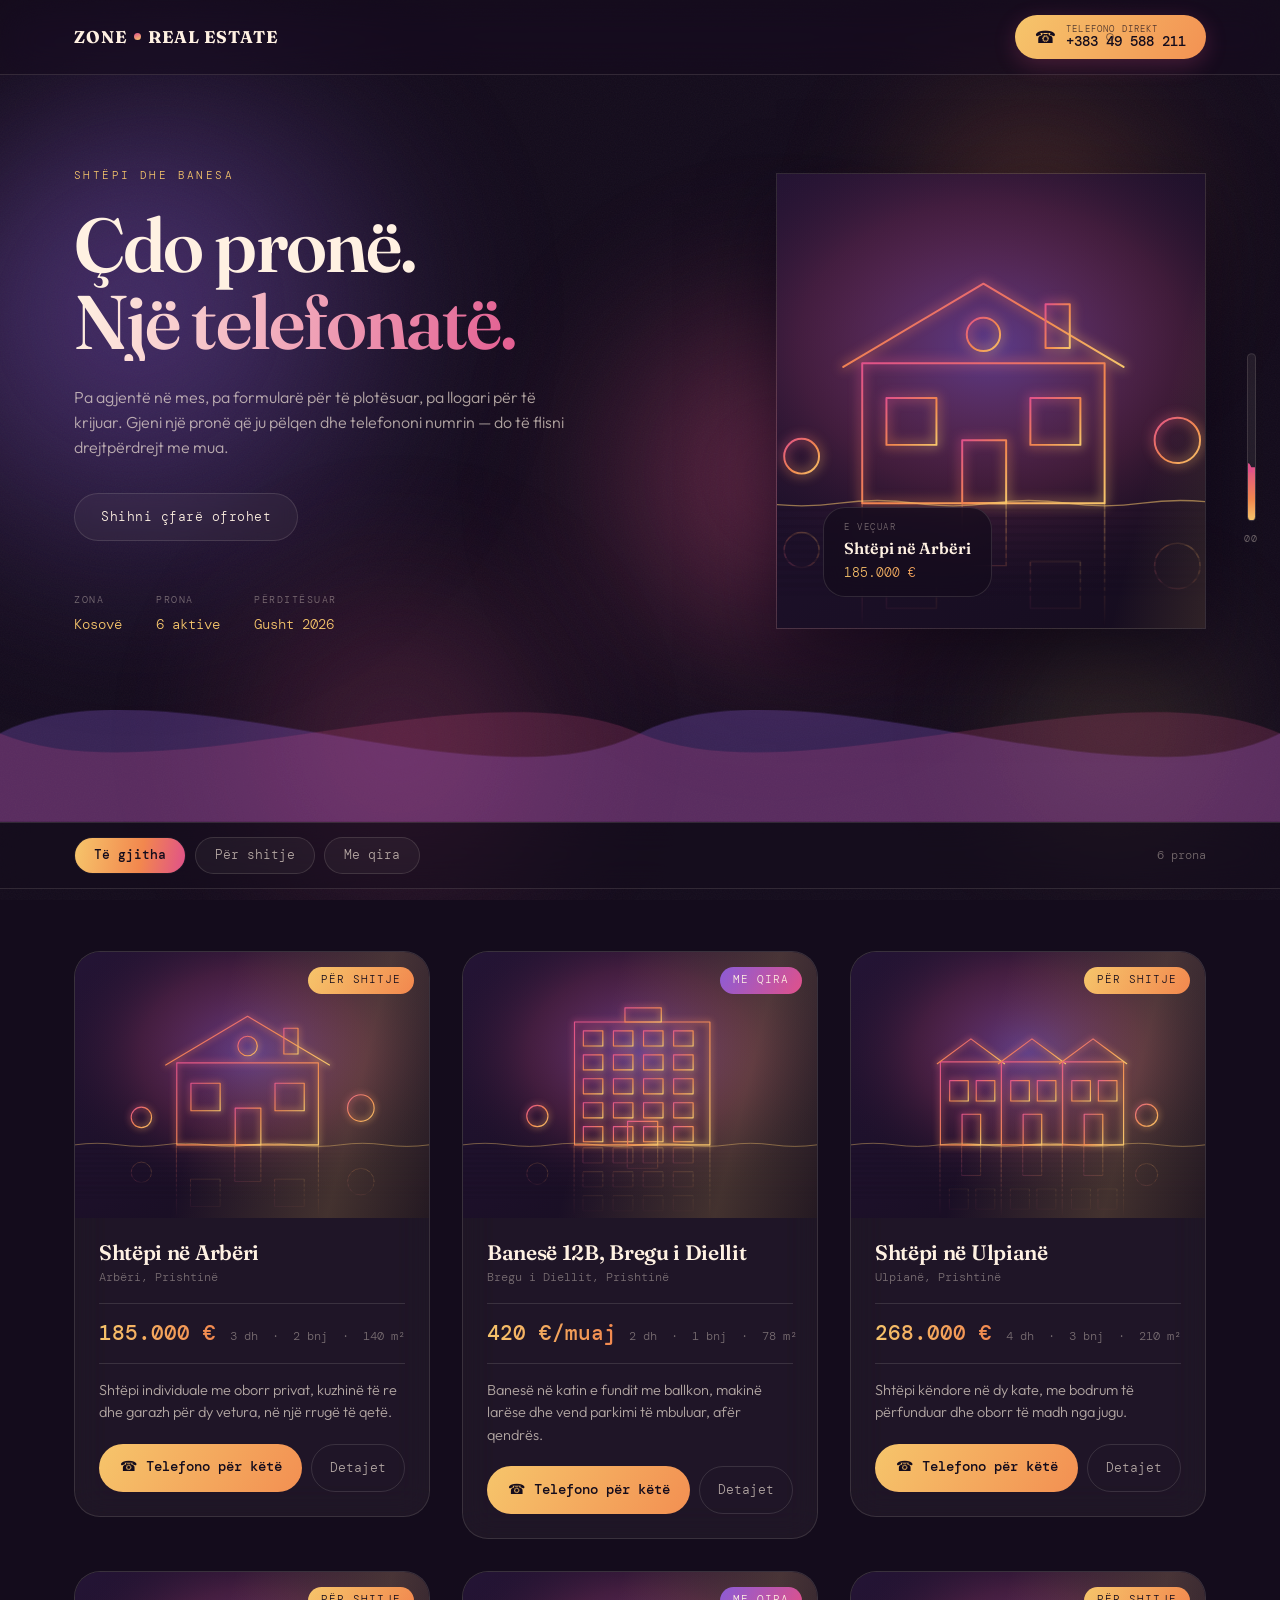
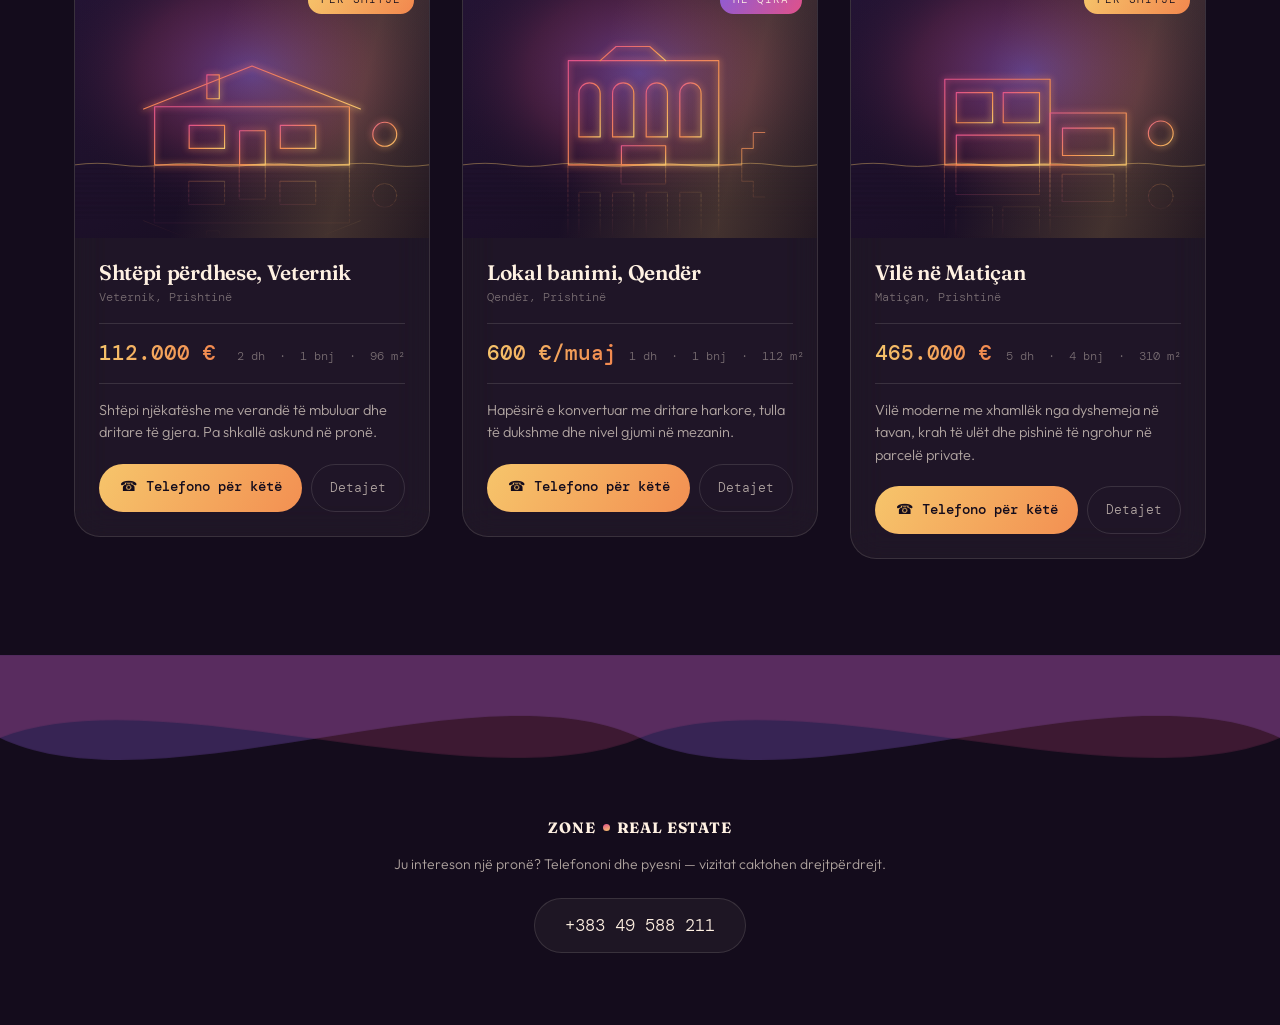
<file: index.html>
<!DOCTYPE html>
<html lang="sq">
<head>
<meta charset="UTF-8">
<meta name="viewport" content="width=device-width, initial-scale=1.0">
<title>Zone Real Estate — Shtëpi dhe banesa</title>
<meta name="description" content="Zone Real Estate — shtëpi dhe banesa për shitje dhe me qira në gjithë Kosovën. Shihni një pronë që ju pëlqen dhe telefononi drejtpërdrejt.">
     <meta name="theme-color" content="#140C1C">
<link rel="preconnect" href="https://fonts.googleapis.com">
<link rel="preconnect" href="https://fonts.gstatic.com" crossorigin>
<link href="https://fonts.googleapis.com/css2?family=Fraunces:opsz,wght@9..144,600;9..144,700&family=Outfit:wght@300;400;500&family=DM+Mono:wght@400;500&display=swap" rel="stylesheet">
<link rel="stylesheet" href="style.css">
<script>document.documentElement.className += " js";</script>
</head>
<body>

<!-- ============================================================
     Ambient liquid field. Fixed behind everything; masses rise
     and drift right on long, unsynchronised cycles so the loop
     never visibly repeats.
     ============================================================ -->
<div class="flux" aria-hidden="true">
  <span class="flux__mass flux__mass--a"></span>
  <span class="flux__mass flux__mass--b"></span>
  <span class="flux__mass flux__mass--c"></span>
  <span class="flux__mass flux__mass--d"></span>
  <span class="flux__mass flux__mass--e"></span>
  <span class="flux__grain"></span>
</div>

<!-- Pointer wake: a slow warm smear that trails the cursor -->
<div class="wake" id="wake" aria-hidden="true"></div>

<!-- ============================================================
     Signature: the liquid gauge. Fills as you scroll; the
     meniscus overshoots and wobbles when you stop.
     ============================================================ -->
<div class="gauge" aria-hidden="true">
  <div class="gauge__tube">
    <div class="gauge__fill" id="gaugeFill">
      <svg class="gauge__meniscus" viewBox="0 0 40 12" preserveAspectRatio="none">
        <path id="meniscusPath" d="M0 6 q10 -5 20 0 t20 0 V12 H0 Z" fill="currentColor"/>
      </svg>
    </div>
  </div>
  <span class="gauge__readout" id="gaugeReadout">00</span>
</div>

<header class="topbar">
  <div class="topbar__inner">
    <a class="wordmark" href="#top">ZONE<span class="wordmark__drop"></span>REAL ESTATE</a>
    <a class="callbtn" href="tel:CALL_PHONE_DIGITS">
      <span class="callbtn__ripple" aria-hidden="true"></span>
      <span class="callbtn__icon" aria-hidden="true">&#9742;</span>
      <span class="callbtn__text">
        <span class="callbtn__label">Telefono direkt</span>
        <span class="callbtn__number" id="topbarPhone">—</span>
      </span>
    </a>
  </div>
</header>

<section class="hero" id="top">
  <div class="hero__inner">
    <div class="hero__col">
    <p class="hero__eyebrow surface" data-delay="0">Shtëpi dhe banesa</p>
    <h1 class="hero__title surface" data-delay="1">
      <span class="hero__line">Çdo pronë.</span>
      <span class="hero__line hero__line--flow">Një telefonatë.</span>
    </h1>
    <p class="hero__tagline surface" data-delay="2">Pa agjentë në mes, pa formularë për të plotësuar, pa llogari për të krijuar. Gjeni një pronë që ju pëlqen dhe telefononi numrin — do të flisni drejtpërdrejt me mua.</p>
    <a class="hero__cta surface" data-delay="3" href="#listings">
      <span>Shihni çfarë ofrohet</span>
      <span class="hero__cta-drop" aria-hidden="true"></span>
    </a>

    <dl class="hero__facts surface" data-delay="4">
      <div class="fact"><dt>Zona</dt><dd id="hero-city">—</dd></div>
      <div class="fact"><dt>Prona</dt><dd id="hero-count">—</dd></div>
      <div class="fact"><dt>Përditësuar</dt><dd id="hero-updated">—</dd></div>
    </dl>
    </div>

    <!-- Featured property, held in a drop that never stops reforming.
         Filled from the first listing in listings.js. -->
    <button class="drop surface" data-delay="2" id="heroDrop" type="button">
      <span class="drop__skin">
        <img class="drop__photo" id="heroDropPhoto" alt="">
        <span class="drop__sheen" aria-hidden="true"></span>
      </span>
      <span class="drop__tag">
        <span class="drop__tag-label">E veçuar</span>
        <span class="drop__tag-title" id="heroDropTitle">—</span>
        <span class="drop__tag-price" id="heroDropPrice">—</span>
      </span>
    </button>
  </div>

  <!-- Divider: two waves travelling right at different speeds.
       Amplitude is driven by scroll velocity via --churn. -->
  <div class="divider divider--hero" aria-hidden="true">
    <svg class="divider__svg" viewBox="0 0 2880 150" preserveAspectRatio="none">
      <path class="divider__back" d="M0,75 C180,6 540,144 720,75 C900,6 1260,144 1440,75 C1620,6 1980,144 2160,75 C2340,6 2700,144 2880,75 L2880,150 L0,150 Z"/>
      <path class="divider__front" d="M0,75 C180,132 540,14 720,75 C900,132 1260,14 1440,75 C1620,132 1980,14 2160,75 C2340,132 2700,14 2880,75 L2880,150 L0,150 Z"/>
    </svg>
  </div>
</section>

<div class="filterbar" id="listings">
  <div class="filterbar__inner">
    <div class="filterbar__buttons" role="group" aria-label="Filtro pronat">
      <button class="filter is-active" data-filter="all" type="button"><span>Të gjitha</span></button>
      <button class="filter" data-filter="Për shitje" type="button"><span>Për shitje</span></button>
      <button class="filter" data-filter="Me qira" type="button"><span>Me qira</span></button>
    </div>
    <span class="filterbar__count" id="filterCount"></span>
  </div>
</div>

<main class="listings" id="listingsGrid">
  <!-- Kartelat gjenerohen nga listings.js -->
</main>

<div class="divider divider--footer" aria-hidden="true">
  <svg class="divider__svg" viewBox="0 0 2880 150" preserveAspectRatio="none">
      <path class="divider__back" d="M0,75 C180,6 540,144 720,75 C900,6 1260,144 1440,75 C1620,6 1980,144 2160,75 C2340,6 2700,144 2880,75 L2880,150 L0,150 Z"/>
      <path class="divider__front" d="M0,75 C180,132 540,14 720,75 C900,132 1260,14 1440,75 C1620,132 1980,14 2160,75 C2340,132 2700,14 2880,75 L2880,150 L0,150 Z"/>
    </svg>
</div>

<footer class="footer">
  <div class="footer__inner surface">
    <span class="wordmark wordmark--small">ZONE<span class="wordmark__drop"></span>REAL ESTATE</span>
    <p class="footer__note">Ju intereson një pronë? Telefononi dhe pyesni — vizitat caktohen drejtpërdrejt.</p>
    <a class="footer__phone" href="tel:CALL_PHONE_DIGITS" id="footerPhone">—</a>
  </div>
</footer>

<!-- Paneli i detajeve: hapet si lëng nga kartela që prekët -->
<div class="detail" id="detail" hidden>
  <div class="detail__backdrop" data-close></div>
  <div class="detail__panel" role="dialog" aria-modal="true" aria-labelledby="detailTitle">
    <button class="detail__close" type="button" data-close aria-label="Mbyll">&times;</button>
    <div class="detail__scroll" id="detailBody"></div>
  </div>
</div>

<script src="listings.js"></script>
<script src="script.js"></script>
<script src="liquid.js"></script>
</body>
</html>
</file>
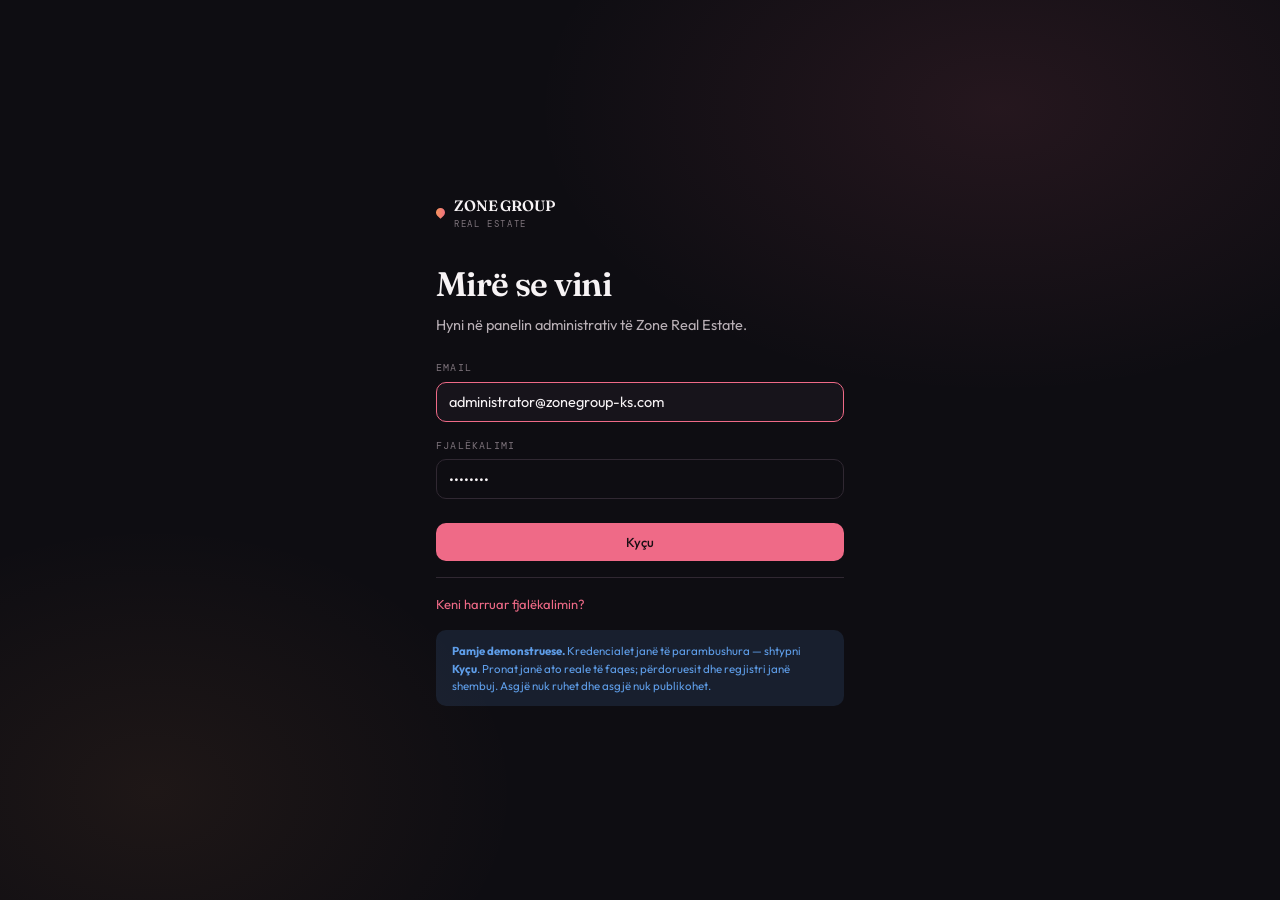
<file: admin-preview.html>
<!DOCTYPE html>
<html lang="sq">
<head>
<meta charset="UTF-8">
<meta name="viewport" content="width=device-width, initial-scale=1.0, viewport-fit=cover">
<meta name="robots" content="noindex, nofollow">
<meta name="referrer" content="no-referrer">
<meta name="theme-color" content="#0E0D12">
<title>Pamje demonstruese — Paneli Zone Real Estate</title>



<link rel="preconnect" href="https://fonts.googleapis.com">
<link rel="preconnect" href="https://fonts.gstatic.com" crossorigin>
<link href="https://fonts.googleapis.com/css2?family=Fraunces:opsz,wght@9..144,600&family=Outfit:wght@300;400;500;600&family=DM+Mono:wght@400;500&display=swap" rel="stylesheet">
<style>
/* =====================================================================
   ZONE GROUP REAL ESTATE — SISTEMI I DIZAJNIT TË PANELIT
   =====================================================================

   Një burim i vetëm për ngjyrat, tipografinë, hapësirat dhe komponentët.
   Asnjë ngjyrë e shkruar drejtpërdrejt jashtë blloku :root më poshtë.

   Struktura:
     1. Tokenët
     2. Bazat
     3. Shtresa e aplikacionit (sidebar / header / përmbajtja)
     4. Komponentët  (butona, forma, tabela, kartela, modale, toast…)
     5. Modulet      (paneli kryesor, pronat, publikimi…)
     6. Responsiviteti
   ===================================================================== */

/* ==================================================================
   1. TOKENËT
   ================================================================== */
:root {
  /* Sipërfaqet */
  --admin-background: #0E0D12;
  --admin-sidebar:    #100E13;
  --surface:          #17141B;
  --surface-elevated: #211B25;

  /* Marka */
  --primary:       #EF6A87;
  --primary-hover: #F27C96;
  --secondary:     #F59A55;

  /* Teksti */
  --text:           #F7F3F5;
  --text-secondary: #B9B0B6;
  --text-muted:     #7E747C;

  /* Vija */
  --border: #302832;

  /* Statuset */
  --success: #55C98A;
  --warning: #F2B84B;
  --error:   #E85D68;
  --info:    #5E9DE8;

  /* Boja mbi ngjyrat e markës. Rozë dhe portokalli janë të ndritshme:
     teksti mbi to duhet i errët, jo i bardhë. */
  --on-accent: #1A0F14;

  /* Sfondi i faqes publike — përdoret vetëm te shikimi paraprak dhe te
     mbushja e fotove, që ato të lidhen me pamjen e vërtetë të faqes. */
  --site-canvas: #140C1C;

  /* Variante të tejdukshme — derivate, jo ngjyra të reja */
  --primary-soft: rgba(239, 106, 135, .13);
  --success-soft: rgba(85, 201, 138, .13);
  --warning-soft: rgba(242, 184, 75, .13);
  --error-soft:   rgba(232, 93, 104, .13);
  --info-soft:    rgba(94, 157, 232, .13);
  --overlay:      rgba(8, 7, 11, .72);

  /* Tipografia */
  --font-display: "Fraunces", Georgia, serif;
  --font-body:    "Outfit", system-ui, -apple-system, sans-serif;
  --font-mono:    "DM Mono", ui-monospace, monospace;

  /* Shkalla e madhësive */
  --fs-2xs: 10px;
  --fs-xs:  11.5px;
  --fs-sm:  13px;
  --fs-md:  14.5px;
  --fs-lg:  16px;
  --fs-xl:  20px;
  --fs-2xl: 26px;
  --fs-3xl: 34px;

  /* Hapësirat */
  --sp-1: 4px;
  --sp-2: 8px;
  --sp-3: 12px;
  --sp-4: 16px;
  --sp-5: 20px;
  --sp-6: 24px;
  --sp-8: 32px;
  --sp-10: 40px;

  /* Rrumbullakimet */
  --r-sm: 6px;
  --r-md: 10px;
  --r-lg: 14px;
  --r-xl: 18px;
  --r-full: 999px;

  /* Hijet — të përmbajtura me qëllim */
  --shadow-sm: 0 1px 2px rgba(0,0,0,.28);
  --shadow-md: 0 6px 20px rgba(0,0,0,.34);
  --shadow-lg: 0 18px 48px rgba(0,0,0,.46);

  /* Përmasat e shtresës */
  --sidebar-w: 264px;
  --sidebar-w-collapsed: 68px;
  --header-h: 64px;

  /* Lëvizja */
  --ease: cubic-bezier(.32, .72, .32, 1);
  --dur: 180ms;

  /* Shtresat */
  --z-sidebar: 40;
  --z-header: 30;
  --z-drawer: 60;
  --z-modal: 80;
  --z-toast: 90;
  --z-screen: 100;
}

@media (prefers-reduced-motion: reduce) {
  :root { --dur: 0ms; }
  *, *::before, *::after {
    animation-duration: .001ms !important;
    transition-duration: .001ms !important;
  }
}

/* ==================================================================
   2. BAZAT
   ================================================================== */
*, *::before, *::after { box-sizing: border-box; }
[hidden] { display: none !important; }

html, body { height: 100%; }

body {
  margin: 0;
  background: var(--admin-background);
  color: var(--text);
  font-family: var(--font-body);
  font-weight: 400;
  font-size: var(--fs-md);
  line-height: 1.55;
  -webkit-font-smoothing: antialiased;
  text-rendering: optimizeLegibility;
}

body.is-locked { overflow: hidden; }

h1, h2, h3, h4 { margin: 0; font-weight: 500; line-height: 1.25; }

a { color: var(--primary); text-decoration: none; }
a:hover { color: var(--primary-hover); }

/* Fokusi duhet të jetë gjithmonë i dukshëm — kalimi me tastierë
   është mënyra kryesore e punës për shumë punonjës. */
:focus-visible {
  outline: 2px solid var(--primary);
  outline-offset: 2px;
  border-radius: var(--r-sm);
}
:focus:not(:focus-visible) { outline: none; }

::selection { background: var(--primary-soft); color: var(--text); }

/* Shiritat e lëvizjes */
* { scrollbar-width: thin; scrollbar-color: var(--border) transparent; }
*::-webkit-scrollbar { width: 10px; height: 10px; }
*::-webkit-scrollbar-track { background: transparent; }
*::-webkit-scrollbar-thumb {
  background: var(--border); border-radius: var(--r-full);
  border: 3px solid transparent; background-clip: content-box;
}
*::-webkit-scrollbar-thumb:hover { background: var(--surface-elevated); background-clip: content-box; }

/* Vetëm për lexuesit e ekranit */
.sr-only {
  position: absolute; width: 1px; height: 1px; padding: 0; margin: -1px;
  overflow: hidden; clip: rect(0,0,0,0); white-space: nowrap; border: 0;
}

/* Kapërce te përmbajtja */
.skip-link {
  position: absolute; left: -9999px; top: var(--sp-2); z-index: var(--z-screen);
  background: var(--primary); color: var(--admin-background);
  padding: var(--sp-2) var(--sp-4); border-radius: var(--r-md);
  font-weight: 500;
}
.skip-link:focus { left: var(--sp-2); }

/* ==================================================================
   3. SHTRESA E APLIKACIONIT
   ================================================================== */
.app {
  display: grid;
  grid-template-columns: var(--sidebar-w) 1fr;
  grid-template-rows: var(--header-h) 1fr;
  grid-template-areas: "sidebar header" "sidebar main";
  height: 100vh;
  height: 100dvh;
  transition: grid-template-columns var(--dur) var(--ease);
}
.app.is-collapsed { grid-template-columns: var(--sidebar-w-collapsed) 1fr; }

/* ---------- Sidebar ---------- */
.sidebar {
  grid-area: sidebar;
  background: var(--admin-sidebar);
  border-right: 1px solid var(--border);
  display: flex;
  flex-direction: column;
  min-width: 0;
  z-index: var(--z-sidebar);
}

.sidebar__brand {
  height: var(--header-h);
  flex: none;
  display: flex;
  align-items: center;
  gap: var(--sp-3);
  padding: 0 var(--sp-5);
  border-bottom: 1px solid var(--border);
  overflow: hidden;
}

/* Shenja e markës: pika është e njëjta pikë si te faqja publike. */
.brandmark {
  display: flex; align-items: center; gap: 9px;
  font-family: var(--font-display);
  font-weight: 600;
  font-size: 15px;
  letter-spacing: -.01em;
  color: var(--text);
  white-space: nowrap;
}
.brandmark__dot {
  width: 9px; height: 9px; flex: none;
  border-radius: 50% 50% 50% 0;
  transform: rotate(-45deg);
  background: linear-gradient(140deg, var(--secondary), var(--primary));
}
.brandmark__sub {
  display: block;
  font-family: var(--font-mono);
  font-size: 8.5px;
  letter-spacing: .19em;
  text-transform: uppercase;
  color: var(--text-muted);
  font-weight: 400;
  margin-top: 1px;
}

.sidebar__nav {
  flex: 1;
  overflow-y: auto;
  overflow-x: hidden;
  padding: var(--sp-4) var(--sp-3) var(--sp-6);
}

.nav__group + .nav__group { margin-top: var(--sp-5); }

.nav__label {
  font-family: var(--font-mono);
  font-size: var(--fs-2xs);
  letter-spacing: .15em;
  text-transform: uppercase;
  color: var(--text-muted);
  padding: 0 var(--sp-3);
  margin-bottom: var(--sp-2);
  white-space: nowrap;
}

.nav__item {
  display: flex;
  align-items: center;
  gap: var(--sp-3);
  width: 100%;
  padding: 9px var(--sp-3);
  border: none;
  background: none;
  border-radius: var(--r-md);
  color: var(--text-secondary);
  font: inherit;
  font-size: var(--fs-sm);
  text-align: left;
  cursor: pointer;
  position: relative;
  transition: background var(--dur) var(--ease), color var(--dur) var(--ease);
}
.nav__item + .nav__item { margin-top: 1px; }
.nav__item:hover { background: var(--surface); color: var(--text); }

.nav__item.is-active {
  background: var(--primary-soft);
  color: var(--text);
  font-weight: 500;
}
/* Statusi aktiv nuk mbështetet vetëm te ngjyra — ka edhe shirit anësor. */
.nav__item.is-active::before {
  content: "";
  position: absolute;
  inset-block: 7px;
  left: -1px;
  width: 2.5px;
  border-radius: var(--r-full);
  background: var(--primary);
}
.nav__item.is-active .nav__icon { color: var(--primary); }

.nav__icon {
  flex: none;
  width: 18px; height: 18px;
  display: grid; place-items: center;
  color: var(--text-muted);
  transition: color var(--dur) var(--ease);
}
.nav__icon svg { width: 17px; height: 17px; stroke-width: 1.6; }

.nav__text { flex: 1; min-width: 0; overflow: hidden; text-overflow: ellipsis; white-space: nowrap; }

.nav__count {
  flex: none;
  font-family: var(--font-mono);
  font-size: var(--fs-2xs);
  color: var(--text-muted);
  background: var(--surface);
  padding: 1px 6px;
  border-radius: var(--r-full);
}
.nav__item.is-active .nav__count { background: var(--surface-elevated); color: var(--text-secondary); }

.sidebar__foot {
  flex: none;
  padding: var(--sp-3);
  border-top: 1px solid var(--border);
}

.sidebar__toggle {
  display: flex; align-items: center; gap: var(--sp-3);
  width: 100%; padding: 9px var(--sp-3);
  background: none; border: none; border-radius: var(--r-md);
  color: var(--text-muted); font: inherit; font-size: var(--fs-sm);
  cursor: pointer;
  transition: background var(--dur) var(--ease), color var(--dur) var(--ease);
}
.sidebar__toggle:hover { background: var(--surface); color: var(--text); }
.sidebar__toggle svg { width: 17px; height: 17px; flex: none; transition: transform var(--dur) var(--ease); }
.app.is-collapsed .sidebar__toggle svg { transform: rotate(180deg); }

/* Gjendja e mbledhur: mbeten vetëm ikonat, me tooltip. */
.app.is-collapsed .nav__text,
.app.is-collapsed .nav__count,
.app.is-collapsed .nav__label,
.app.is-collapsed .brandmark span,
.app.is-collapsed .sidebar__toggle span { display: none; }

.app.is-collapsed .sidebar__brand { padding: 0; justify-content: center; }
.app.is-collapsed .nav__item,
.app.is-collapsed .sidebar__toggle { justify-content: center; padding-inline: 0; }
.app.is-collapsed .nav__group + .nav__group {
  margin-top: var(--sp-3);
  padding-top: var(--sp-3);
  border-top: 1px solid var(--border);
}

/* Tooltip kur sidebar-i është i mbledhur */
.app.is-collapsed .nav__item[data-tip]:hover::after,
.app.is-collapsed .nav__item[data-tip]:focus-visible::after {
  content: attr(data-tip);
  position: absolute;
  left: calc(100% + 10px);
  top: 50%;
  transform: translateY(-50%);
  background: var(--surface-elevated);
  border: 1px solid var(--border);
  color: var(--text);
  font-size: var(--fs-xs);
  padding: 5px 10px;
  border-radius: var(--r-sm);
  white-space: nowrap;
  box-shadow: var(--shadow-md);
  z-index: 1;
  pointer-events: none;
}

/* ---------- Header ---------- */
.header {
  grid-area: header;
  background: var(--admin-background);
  border-bottom: 1px solid var(--border);
  display: flex;
  align-items: center;
  gap: var(--sp-4);
  padding: 0 var(--sp-6);
  min-width: 0;
  position: sticky;
  top: 0;
  z-index: var(--z-header);
}

.header__titles { min-width: 0; flex: none; }
.header__title {
  font-size: var(--fs-lg);
  font-weight: 500;
  letter-spacing: -.01em;
  white-space: nowrap;
  overflow: hidden;
  text-overflow: ellipsis;
}
.breadcrumbs {
  display: flex; align-items: center; gap: 6px;
  font-family: var(--font-mono);
  font-size: var(--fs-2xs);
  letter-spacing: .06em;
  color: var(--text-muted);
  margin-top: 1px;
}
.breadcrumbs__sep { opacity: .5; }

.header__search { flex: 1; max-width: 380px; min-width: 0; }
.header__spacer { flex: 1; }
.header__actions { display: flex; align-items: center; gap: var(--sp-2); flex: none; }

.header__burger { display: none; }

/* ---------- Përmbajtja ---------- */
.main {
  grid-area: main;
  overflow-y: auto;
  min-width: 0;
  scroll-behavior: smooth;
}
.main__inner { padding: var(--sp-6); max-width: 1560px; }

.view { animation: view-in var(--dur) var(--ease); }
@keyframes view-in { from { opacity: 0; transform: translateY(4px); } to { opacity: 1; transform: none; } }

.view__head {
  display: flex; align-items: flex-start; justify-content: space-between;
  gap: var(--sp-4); flex-wrap: wrap;
  margin-bottom: var(--sp-5);
}
.view__lede { color: var(--text-secondary); font-size: var(--fs-sm); margin: 4px 0 0; max-width: 68ch; }

.section { margin-bottom: var(--sp-8); }
.section__head {
  display: flex; align-items: baseline; justify-content: space-between;
  gap: var(--sp-4); margin-bottom: var(--sp-4);
}
.section__title {
  font-size: var(--fs-md); font-weight: 500;
  display: flex; align-items: center; gap: var(--sp-2);
}
.section__hint { color: var(--text-muted); font-size: var(--fs-sm); }

/* ==================================================================
   4. KOMPONENTËT
   ================================================================== */

/* ---------- Butonat ---------- */
.btn {
  display: inline-flex; align-items: center; justify-content: center; gap: 7px;
  font-family: var(--font-body); font-size: var(--fs-sm); font-weight: 500;
  padding: 9px 16px;
  min-height: 38px;
  border-radius: var(--r-md);
  border: 1px solid transparent;
  cursor: pointer;
  white-space: nowrap;
  transition: background var(--dur) var(--ease), border-color var(--dur) var(--ease),
              color var(--dur) var(--ease), opacity var(--dur) var(--ease);
}
.btn svg { width: 16px; height: 16px; flex: none; }
.btn[disabled], .btn[aria-disabled="true"] { opacity: .45; cursor: not-allowed; }

.btn--primary { background: var(--primary); color: var(--on-accent); }
.btn--primary:hover:not([disabled]) { background: var(--primary-hover); }

.btn--secondary { background: var(--surface-elevated); color: var(--text); border-color: var(--border); }
.btn--secondary:hover:not([disabled]) { background: var(--surface); border-color: var(--text-muted); }

.btn--ghost { background: transparent; color: var(--text-secondary); border-color: var(--border); }
.btn--ghost:hover:not([disabled]) { background: var(--surface); color: var(--text); }

.btn--quiet { background: transparent; color: var(--text-secondary); border-color: transparent; }
.btn--quiet:hover:not([disabled]) { background: var(--surface); color: var(--text); }

.btn--danger { background: var(--error); color: var(--on-accent); }
.btn--danger:hover:not([disabled]) { background: color-mix(in srgb, var(--error) 86%, white); }

.btn--sm { min-height: 32px; padding: 6px 12px; font-size: var(--fs-xs); }
.btn--icon { width: 34px; height: 34px; min-height: 34px; padding: 0; }
.btn--block { width: 100%; }

/* Rrotullimi brenda butonit — asnjë ndërfaqe nuk ngrin gjatë pritjes. */
.btn.is-busy { pointer-events: none; opacity: .8; }
.btn.is-busy::before {
  content: ""; width: 13px; height: 13px; flex: none;
  border: 2px solid currentColor; border-right-color: transparent;
  border-radius: 50%; animation: spin .6s linear infinite;
}
@keyframes spin { to { transform: rotate(360deg); } }

/* ---------- Distinktivët ---------- */
.badge {
  display: inline-flex; align-items: center; gap: 5px;
  font-family: var(--font-mono);
  font-size: var(--fs-2xs);
  letter-spacing: .06em;
  padding: 3px 8px;
  border-radius: var(--r-full);
  border: 1px solid var(--border);
  background: var(--surface);
  color: var(--text-secondary);
  white-space: nowrap;
}
/* Pika e ngjyrës do të thotë që statusi nuk lexohet vetëm nga ngjyra e
   sfondit — teksti mbetet gjithmonë i pranishëm. */
.badge__dot { width: 6px; height: 6px; border-radius: 50%; flex: none; background: currentColor; }

.badge--success { color: var(--success); background: var(--success-soft); border-color: transparent; }
.badge--warning { color: var(--warning); background: var(--warning-soft); border-color: transparent; }
.badge--error   { color: var(--error);   background: var(--error-soft);   border-color: transparent; }
.badge--info    { color: var(--info);    background: var(--info-soft);    border-color: transparent; }
.badge--primary { color: var(--primary); background: var(--primary-soft); border-color: transparent; }
.badge--muted   { color: var(--text-muted); }

.badge--featured {
  color: var(--secondary);
  background: rgba(245, 154, 85, .13);
  border-color: transparent;
}

/* ---------- Kartelat ---------- */
.card {
  background: var(--surface);
  border: 1px solid var(--border);
  border-radius: var(--r-lg);
}
.card__head {
  display: flex; align-items: center; justify-content: space-between;
  gap: var(--sp-3);
  padding: var(--sp-4) var(--sp-5);
  border-bottom: 1px solid var(--border);
}
.card__title { font-size: var(--fs-md); font-weight: 500; }
.card__body { padding: var(--sp-5); }

/* ---------- Formularët ---------- */
.field { margin-bottom: var(--sp-4); min-width: 0; }
.field--full { grid-column: 1 / -1; }

.label {
  display: block;
  font-family: var(--font-mono);
  font-size: var(--fs-2xs);
  letter-spacing: .12em;
  text-transform: uppercase;
  color: var(--text-muted);
  margin-bottom: 6px;
}
.label .req { color: var(--primary); }

.input, .textarea, .select {
  width: 100%;
  background: var(--admin-background);
  color: var(--text);
  border: 1px solid var(--border);
  border-radius: var(--r-md);
  padding: 9px 12px;
  font-family: var(--font-body);
  font-size: var(--fs-md);
  min-height: 40px;
  transition: border-color var(--dur) var(--ease), background var(--dur) var(--ease);
}
.input::placeholder, .textarea::placeholder { color: var(--text-muted); }
.input:hover, .textarea:hover, .select:hover { border-color: var(--text-muted); }
.input:focus, .textarea:focus, .select:focus {
  outline: none;
  border-color: var(--primary);
  background: var(--surface);
}
.textarea { min-height: 92px; resize: vertical; line-height: 1.6; }

.select {
  appearance: none;
  padding-right: 34px;
  background-image: url("data:image/svg+xml;utf8,<svg xmlns='http://www.w3.org/2000/svg' viewBox='0 0 24 24' fill='none' stroke='%237E747C' stroke-width='2' stroke-linecap='round'><path d='M6 9l6 6 6-6'/></svg>");
  background-repeat: no-repeat;
  background-position: right 11px center;
  background-size: 15px;
}

.input--mono { font-family: var(--font-mono); font-size: var(--fs-sm); }

/* Fusha me njësi (m², €) */
.input-affix { position: relative; display: flex; align-items: center; }
.input-affix .input { padding-right: 46px; }
.input-affix__unit {
  position: absolute; right: 12px;
  font-family: var(--font-mono); font-size: var(--fs-sm);
  color: var(--text-muted); pointer-events: none;
}

.hint { font-size: var(--fs-xs); color: var(--text-muted); margin: 5px 0 0; }

/* Gabimi i validimit — ikonë + tekst, jo vetëm ngjyrë kufiri. */
.field.is-invalid .input,
.field.is-invalid .textarea,
.field.is-invalid .select { border-color: var(--error); }
.error-text {
  display: none;
  align-items: center; gap: 5px;
  font-size: var(--fs-xs);
  color: var(--error);
  margin-top: 5px;
}
.field.is-invalid .error-text { display: flex; }
.error-text::before {
  content: "!";
  width: 13px; height: 13px; flex: none;
  display: grid; place-items: center;
  border: 1px solid currentColor; border-radius: 50%;
  font-size: 9px; font-weight: 600;
}

/* Rrjeta e formularit */
.form-grid { display: grid; grid-template-columns: repeat(2, minmax(0,1fr)); gap: 0 var(--sp-4); }
.form-grid--3 { grid-template-columns: repeat(3, minmax(0,1fr)); }
.form-grid--1 { grid-template-columns: 1fr; }

/* Kutia e zgjedhjes dhe çelësi */
.check {
  display: flex; align-items: flex-start; gap: var(--sp-3);
  cursor: pointer; padding: 7px 0;
  font-size: var(--fs-sm);
}
.check input { position: absolute; opacity: 0; width: 0; height: 0; }
.check__box {
  width: 17px; height: 17px; flex: none; margin-top: 1px;
  border: 1px solid var(--border);
  border-radius: 5px;
  background: var(--admin-background);
  display: grid; place-items: center;
  transition: background var(--dur) var(--ease), border-color var(--dur) var(--ease);
}
.check__box::after {
  content: ""; width: 9px; height: 5px;
  border: 2px solid var(--admin-background);
  border-top: 0; border-right: 0;
  transform: rotate(-45deg) scale(0);
  transition: transform var(--dur) var(--ease);
}
.check input:checked + .check__box { background: var(--primary); border-color: var(--primary); }
.check input:checked + .check__box::after { transform: rotate(-45deg) scale(1); }
.check input:focus-visible + .check__box { outline: 2px solid var(--primary); outline-offset: 2px; }

.switch { display: flex; align-items: center; gap: var(--sp-3); cursor: pointer; }
.switch input { position: absolute; opacity: 0; width: 0; height: 0; }
.switch__track {
  width: 38px; height: 22px; flex: none;
  background: var(--surface-elevated);
  border: 1px solid var(--border);
  border-radius: var(--r-full);
  position: relative;
  transition: background var(--dur) var(--ease), border-color var(--dur) var(--ease);
}
.switch__track::after {
  content: ""; position: absolute; top: 2px; left: 2px;
  width: 16px; height: 16px; border-radius: 50%;
  background: var(--text-muted);
  transition: transform var(--dur) var(--ease), background var(--dur) var(--ease);
}
.switch input:checked + .switch__track { background: var(--primary); border-color: var(--primary); }
.switch input:checked + .switch__track::after { transform: translateX(16px); background: var(--admin-background); }
.switch input:focus-visible + .switch__track { outline: 2px solid var(--primary); outline-offset: 2px; }
.switch__text { font-size: var(--fs-sm); }
.switch__text small { display: block; color: var(--text-muted); font-size: var(--fs-xs); }

/* Kërkimi */
.search { position: relative; display: flex; align-items: center; }
.search__icon {
  position: absolute; left: 11px;
  width: 16px; height: 16px;
  color: var(--text-muted); pointer-events: none;
}
.search .input { padding-left: 35px; padding-right: 32px; }
.search__clear {
  position: absolute; right: 6px;
  width: 24px; height: 24px; padding: 0;
  display: grid; place-items: center;
  background: none; border: none; border-radius: var(--r-sm);
  color: var(--text-muted); cursor: pointer;
}
.search__clear:hover { color: var(--text); background: var(--surface-elevated); }

/* Grupi i çipave për filtrim të shpejtë */
.chips { display: flex; gap: 6px; flex-wrap: wrap; }
.chip {
  font-family: var(--font-body); font-size: var(--fs-xs);
  padding: 6px 12px;
  border-radius: var(--r-full);
  border: 1px solid var(--border);
  background: var(--surface);
  color: var(--text-secondary);
  cursor: pointer;
  white-space: nowrap;
  transition: background var(--dur) var(--ease), color var(--dur) var(--ease), border-color var(--dur) var(--ease);
}
.chip:hover { background: var(--surface-elevated); color: var(--text); }
.chip.is-active {
  background: var(--primary-soft);
  border-color: var(--primary);
  color: var(--text);
  font-weight: 500;
}
.chip__count { font-family: var(--font-mono); font-size: var(--fs-2xs); opacity: .7; margin-left: 4px; }

/* Shiriti i mjeteve */
.toolbar {
  display: flex; align-items: center; gap: var(--sp-3); flex-wrap: wrap;
  margin-bottom: var(--sp-4);
}
.toolbar__search { flex: 1; min-width: 200px; max-width: 340px; }
.toolbar__spacer { flex: 1; }

.segmented { display: flex; background: var(--surface); border: 1px solid var(--border); border-radius: var(--r-md); padding: 2px; }
.segmented button {
  border: none; background: none; color: var(--text-muted);
  font: inherit; font-size: var(--fs-xs); font-weight: 500;
  padding: 5px 11px; border-radius: 7px; cursor: pointer;
  display: inline-flex; align-items: center; gap: 5px;
  transition: background var(--dur) var(--ease), color var(--dur) var(--ease);
}
.segmented button svg { width: 15px; height: 15px; }
.segmented button:hover { color: var(--text); }
.segmented button.is-active { background: var(--surface-elevated); color: var(--text); }

/* Paneli i filtrave — hapet, nuk rri gjithnjë i zgjeruar. */
.filters {
  display: grid;
  grid-template-columns: repeat(auto-fit, minmax(158px, 1fr));
  gap: var(--sp-3);
  padding: var(--sp-4);
  background: var(--surface);
  border: 1px solid var(--border);
  border-radius: var(--r-lg);
  margin-bottom: var(--sp-4);
}
.filters .field { margin-bottom: 0; }

/* ---------- Tabelat ---------- */
.table-wrap {
  background: var(--surface);
  border: 1px solid var(--border);
  border-radius: var(--r-lg);
  overflow: hidden;
}
.table-scroll { overflow-x: auto; }

.table { width: 100%; border-collapse: collapse; font-size: var(--fs-sm); }
.table th {
  text-align: left;
  font-family: var(--font-mono);
  font-size: var(--fs-2xs);
  letter-spacing: .1em;
  text-transform: uppercase;
  color: var(--text-muted);
  font-weight: 400;
  padding: var(--sp-3) var(--sp-4);
  border-bottom: 1px solid var(--border);
  white-space: nowrap;
  background: var(--surface);
  position: sticky; top: 0; z-index: 1;
}
.table th.is-sortable { cursor: pointer; user-select: none; }
.table th.is-sortable:hover { color: var(--text-secondary); }
.table th .sort-arrow { opacity: 0; margin-left: 4px; }
.table th.is-sorted { color: var(--primary); }
.table th.is-sorted .sort-arrow { opacity: 1; }

.table td {
  padding: var(--sp-3) var(--sp-4);
  border-bottom: 1px solid var(--border);
  vertical-align: middle;
}
.table tbody tr:last-child td { border-bottom: none; }
.table tbody tr { transition: background var(--dur) var(--ease); }
.table tbody tr:hover { background: var(--surface-elevated); }
.table tbody tr.is-selected { background: var(--primary-soft); }

.td-num { font-family: var(--font-mono); font-size: var(--fs-sm); white-space: nowrap; }
.td-code { font-family: var(--font-mono); font-size: var(--fs-xs); color: var(--text-muted); white-space: nowrap; }
.td-actions { text-align: right; white-space: nowrap; width: 1%; }
.td-shrink { width: 1%; white-space: nowrap; }

.cell-title { font-weight: 500; color: var(--text); }
.cell-sub { color: var(--text-muted); font-size: var(--fs-xs); margin-top: 1px; }

.thumb {
  width: 54px; height: 40px; flex: none;
  object-fit: cover;
  border-radius: var(--r-sm);
  border: 1px solid var(--border);
  background: var(--surface-elevated);
  display: block;
}

/* ---------- Menyja e veprimeve ---------- */
.menu { position: relative; display: inline-block; }
.menu__panel {
  position: absolute;
  right: 0; top: calc(100% + 4px);
  min-width: 176px;
  background: var(--surface-elevated);
  border: 1px solid var(--border);
  border-radius: var(--r-md);
  box-shadow: var(--shadow-lg);
  padding: 5px;
  z-index: 20;
  animation: menu-in 120ms var(--ease);
}
.menu__panel--up { top: auto; bottom: calc(100% + 4px); }
@keyframes menu-in { from { opacity: 0; transform: translateY(-3px); } to { opacity: 1; transform: none; } }

.menu__item {
  display: flex; align-items: center; gap: var(--sp-3);
  width: 100%; padding: 7px 10px;
  background: none; border: none; border-radius: var(--r-sm);
  color: var(--text-secondary); font: inherit; font-size: var(--fs-sm);
  text-align: left; cursor: pointer;
}
.menu__item:hover { background: var(--surface); color: var(--text); }
.menu__item svg { width: 15px; height: 15px; flex: none; opacity: .8; }
.menu__item--danger { color: var(--error); }
.menu__item--danger:hover { background: var(--error-soft); color: var(--error); }
.menu__sep { height: 1px; background: var(--border); margin: 5px 0; }

/* ---------- Profili në header ---------- */
.avatar {
  width: 32px; height: 32px; flex: none;
  border-radius: 50%;
  display: grid; place-items: center;
  background: var(--primary-soft);
  color: var(--primary);
  font-family: var(--font-mono);
  font-size: var(--fs-xs);
  font-weight: 500;
  text-transform: uppercase;
}
.profile-btn {
  display: flex; align-items: center; gap: var(--sp-2);
  background: none; border: 1px solid transparent; border-radius: var(--r-md);
  padding: 3px 7px 3px 3px; cursor: pointer; color: var(--text);
  transition: background var(--dur) var(--ease), border-color var(--dur) var(--ease);
}
.profile-btn:hover { background: var(--surface); border-color: var(--border); }
.profile-btn__meta { text-align: left; line-height: 1.25; }
.profile-btn__name {
  font-size: var(--fs-xs); max-width: 150px;
  overflow: hidden; text-overflow: ellipsis; white-space: nowrap;
}
.profile-btn__role {
  font-family: var(--font-mono); font-size: var(--fs-2xs);
  color: var(--text-muted); letter-spacing: .07em;
}
.menu__head { padding: 9px 10px; border-bottom: 1px solid var(--border); margin-bottom: 5px; }
.menu__head-name { font-size: var(--fs-sm); overflow-wrap: anywhere; }
.menu__head-role { font-family: var(--font-mono); font-size: var(--fs-2xs); color: var(--text-muted); margin-top: 2px; }

/* ---------- Modalet ---------- */
.modal-root {
  position: fixed; inset: 0;
  z-index: var(--z-modal);
  display: grid; place-items: center;
  padding: var(--sp-4);
  overflow-y: auto;
}
.modal-root__backdrop {
  position: fixed; inset: 0;
  background: var(--overlay);
  backdrop-filter: blur(2px);
  animation: fade-in var(--dur) var(--ease);
}
@keyframes fade-in { from { opacity: 0; } to { opacity: 1; } }

.modal {
  position: relative;
  width: min(520px, 100%);
  background: var(--surface);
  border: 1px solid var(--border);
  border-radius: var(--r-xl);
  box-shadow: var(--shadow-lg);
  max-height: calc(100dvh - var(--sp-8));
  display: flex; flex-direction: column;
  animation: modal-in var(--dur) var(--ease);
}
@keyframes modal-in { from { opacity: 0; transform: translateY(10px) scale(.99); } to { opacity: 1; transform: none; } }

.modal--wide { width: min(920px, 100%); }
.modal--full { width: min(1180px, 100%); height: calc(100dvh - var(--sp-8)); }

.modal__head {
  flex: none;
  display: flex; align-items: flex-start; justify-content: space-between; gap: var(--sp-4);
  padding: var(--sp-5) var(--sp-5) var(--sp-4);
  border-bottom: 1px solid var(--border);
}
.modal__title { font-size: var(--fs-lg); font-weight: 500; }
.modal__sub { color: var(--text-secondary); font-size: var(--fs-sm); margin: 4px 0 0; }
.modal__close {
  flex: none; width: 32px; height: 32px; padding: 0;
  display: grid; place-items: center;
  background: none; border: 1px solid transparent; border-radius: var(--r-md);
  color: var(--text-muted); cursor: pointer;
}
.modal__close:hover { background: var(--surface-elevated); color: var(--text); }
.modal__close svg { width: 17px; height: 17px; }

.modal__body { padding: var(--sp-5); overflow-y: auto; flex: 1; }
.modal__body--flush { padding: 0; }
.modal__foot {
  flex: none;
  display: flex; align-items: center; justify-content: flex-end; gap: var(--sp-2);
  padding: var(--sp-4) var(--sp-5);
  border-top: 1px solid var(--border);
  flex-wrap: wrap;
}
.modal__foot-start { margin-right: auto; }

/* Ikona e konfirmimit shkatërrues */
.confirm-icon {
  width: 42px; height: 42px; flex: none;
  border-radius: var(--r-md);
  display: grid; place-items: center;
  margin-bottom: var(--sp-4);
}
.confirm-icon svg { width: 21px; height: 21px; }
.confirm-icon--danger { background: var(--error-soft); color: var(--error); }
.confirm-icon--warning { background: var(--warning-soft); color: var(--warning); }
.confirm-icon--info { background: var(--info-soft); color: var(--info); }

/* ---------- Toast ---------- */
.toast-root {
  position: fixed;
  bottom: var(--sp-5); right: var(--sp-5);
  z-index: var(--z-toast);
  display: flex; flex-direction: column-reverse; gap: var(--sp-2);
  pointer-events: none;
  max-width: min(390px, calc(100vw - var(--sp-8)));
}
.toast {
  display: flex; align-items: flex-start; gap: var(--sp-3);
  background: var(--surface-elevated);
  border: 1px solid var(--border);
  border-left: 2.5px solid var(--text-muted);
  border-radius: var(--r-md);
  box-shadow: var(--shadow-lg);
  padding: var(--sp-3) var(--sp-4);
  font-size: var(--fs-sm);
  pointer-events: auto;
  animation: toast-in 220ms var(--ease);
}
.toast.is-leaving { animation: toast-out 160ms var(--ease) forwards; }
@keyframes toast-in { from { opacity: 0; transform: translateX(16px); } to { opacity: 1; transform: none; } }
@keyframes toast-out { to { opacity: 0; transform: translateX(16px); } }

.toast--success { border-left-color: var(--success); }
.toast--error   { border-left-color: var(--error); }
.toast--warning { border-left-color: var(--warning); }
.toast--info    { border-left-color: var(--info); }

.toast__icon { flex: none; width: 17px; height: 17px; margin-top: 1px; }
.toast--success .toast__icon { color: var(--success); }
.toast--error   .toast__icon { color: var(--error); }
.toast--warning .toast__icon { color: var(--warning); }
.toast--info    .toast__icon { color: var(--info); }
.toast__body { flex: 1; min-width: 0; }
.toast__title { font-weight: 500; }
.toast__text { color: var(--text-secondary); font-size: var(--fs-xs); margin-top: 2px; }
.toast__close {
  flex: none; background: none; border: none; color: var(--text-muted);
  cursor: pointer; padding: 0; width: 18px; height: 18px;
  display: grid; place-items: center; border-radius: var(--r-sm);
}
.toast__close:hover { color: var(--text); }

/* ---------- Gjendjet e ngarkimit ---------- */
.skeleton {
  background: linear-gradient(90deg, var(--surface) 25%, var(--surface-elevated) 37%, var(--surface) 63%);
  background-size: 400% 100%;
  animation: shimmer 1.3s ease-in-out infinite;
  border-radius: var(--r-sm);
}
@keyframes shimmer { 0% { background-position: 100% 0; } 100% { background-position: -100% 0; } }
.skeleton--text { height: 11px; margin: 5px 0; }
.skeleton--title { height: 15px; width: 45%; }
.skeleton--thumb { width: 54px; height: 40px; border-radius: var(--r-sm); }
.skeleton--card { height: 108px; border-radius: var(--r-lg); }

.spinner {
  width: 15px; height: 15px; flex: none;
  border: 2px solid var(--border); border-top-color: var(--primary);
  border-radius: 50%;
  animation: spin .65s linear infinite;
}

.loading-row { display: flex; align-items: center; gap: var(--sp-3); color: var(--text-muted); font-size: var(--fs-sm); }

/* ---------- Gjendjet boshe ---------- */
.empty {
  text-align: center;
  padding: var(--sp-10) var(--sp-5);
  max-width: 400px;
  margin: 0 auto;
}
.empty__icon {
  width: 46px; height: 46px; margin: 0 auto var(--sp-4);
  border-radius: var(--r-lg);
  display: grid; place-items: center;
  background: var(--surface-elevated);
  color: var(--text-muted);
}
.empty__icon svg { width: 22px; height: 22px; }
.empty__title { font-size: var(--fs-md); font-weight: 500; margin-bottom: 5px; }
.empty__text { color: var(--text-muted); font-size: var(--fs-sm); margin: 0 0 var(--sp-5); }

/* ---------- Faqosja ---------- */
.pagination {
  display: flex; align-items: center; justify-content: space-between;
  gap: var(--sp-4); flex-wrap: wrap;
  padding: var(--sp-3) var(--sp-4);
  border-top: 1px solid var(--border);
}
.pagination__info { font-family: var(--font-mono); font-size: var(--fs-xs); color: var(--text-muted); }
.pagination__pages { display: flex; align-items: center; gap: 3px; }
.page-btn {
  min-width: 30px; height: 30px; padding: 0 7px;
  background: none; border: 1px solid transparent; border-radius: var(--r-sm);
  color: var(--text-secondary);
  font-family: var(--font-mono); font-size: var(--fs-xs);
  cursor: pointer;
}
.page-btn:hover:not([disabled]) { background: var(--surface-elevated); color: var(--text); }
.page-btn.is-active { background: var(--primary-soft); border-color: var(--primary); color: var(--text); }
.page-btn[disabled] { opacity: .35; cursor: not-allowed; }

/* ---------- Skedat ---------- */
.tabs {
  display: flex; gap: 2px;
  border-bottom: 1px solid var(--border);
  overflow-x: auto;
  scrollbar-width: none;
}
.tabs::-webkit-scrollbar { display: none; }
.tab {
  position: relative;
  background: none; border: none;
  padding: 11px 15px;
  color: var(--text-muted);
  font: inherit; font-size: var(--fs-sm);
  cursor: pointer; white-space: nowrap;
  display: inline-flex; align-items: center; gap: 7px;
  transition: color var(--dur) var(--ease);
}
.tab:hover { color: var(--text-secondary); }
.tab.is-active { color: var(--text); font-weight: 500; }
.tab.is-active::after {
  content: ""; position: absolute; left: 10px; right: 10px; bottom: -1px;
  height: 2px; background: var(--primary); border-radius: var(--r-full);
}
.tab__num {
  font-family: var(--font-mono); font-size: var(--fs-2xs);
  color: var(--text-muted);
  border: 1px solid var(--border); border-radius: var(--r-full);
  width: 17px; height: 17px; display: grid; place-items: center;
}
.tab.is-active .tab__num { border-color: var(--primary); color: var(--primary); }
/* Skeda që përmban gabime validimi shënohet, që të mos kërkohet me dorë. */
.tab.has-error .tab__num { border-color: var(--error); color: var(--error); }

.tabpanel { padding-top: var(--sp-5); }

/* ---------- Njoftimi në brendësi ---------- */
.callout {
  display: flex; align-items: flex-start; gap: var(--sp-3);
  padding: var(--sp-3) var(--sp-4);
  border-radius: var(--r-md);
  border: 1px solid var(--border);
  background: var(--surface);
  font-size: var(--fs-sm);
  color: var(--text-secondary);
}
.callout svg { width: 17px; height: 17px; flex: none; margin-top: 1px; }
.callout b { color: var(--text); font-weight: 500; }
.callout--warning { background: var(--warning-soft); border-color: transparent; }
.callout--warning svg { color: var(--warning); }
.callout--error { background: var(--error-soft); border-color: transparent; }
.callout--error svg { color: var(--error); }
.callout--info { background: var(--info-soft); border-color: transparent; }
.callout--info svg { color: var(--info); }
.callout--success { background: var(--success-soft); border-color: transparent; }
.callout--success svg { color: var(--success); }

/* ==================================================================
   5. MODULET
   ================================================================== */

/* ---------- Ekranet e autentikimit ---------- */
.screen {
  position: fixed; inset: 0;
  z-index: var(--z-screen);
  background: var(--admin-background);
  display: grid; place-items: center;
  padding: var(--sp-6);
  overflow-y: auto;
}

/* Sfondi i hyrjes: e njëjta pikë e markës, e zmadhuar dhe e qetësuar.
   Asnjë animacion — kjo është një faqe pune, jo faqe marketingu. */
.screen--auth::before {
  content: "";
  position: absolute; inset: 0;
  background:
    radial-gradient(680px 420px at 78% 12%, rgba(239,106,135,.10), transparent 68%),
    radial-gradient(520px 380px at 12% 88%, rgba(245,154,85,.07), transparent 70%);
  pointer-events: none;
}

.auth-box { position: relative; width: min(408px, 100%); }
.auth-box__brand { margin-bottom: var(--sp-8); }
.auth-box__title {
  font-family: var(--font-display);
  font-weight: 600;
  font-size: var(--fs-3xl);
  letter-spacing: -.02em;
  margin-bottom: var(--sp-2);
}
.auth-box__lede { color: var(--text-secondary); font-size: var(--fs-md); margin: 0 0 var(--sp-6); }
.auth-box form { margin-bottom: var(--sp-4); }
.auth-box .btn--block { margin-top: var(--sp-2); }
.auth-box__foot {
  display: flex; align-items: center; justify-content: space-between;
  gap: var(--sp-3); flex-wrap: wrap;
  font-size: var(--fs-sm);
  padding-top: var(--sp-4);
  border-top: 1px solid var(--border);
}
.linkbtn {
  background: none; border: none; padding: 0;
  color: var(--primary); font: inherit; font-size: var(--fs-sm);
  cursor: pointer; text-align: left;
}
.linkbtn:hover { color: var(--primary-hover); text-decoration: underline; }

.auth-msg {
  display: none;
  align-items: flex-start; gap: var(--sp-3);
  padding: var(--sp-3) var(--sp-4);
  border-radius: var(--r-md);
  font-size: var(--fs-sm);
  margin-bottom: var(--sp-4);
}
.auth-msg.is-shown { display: flex; }
.auth-msg--error   { background: var(--error-soft);   color: var(--error); }
.auth-msg--success { background: var(--success-soft); color: var(--success); }
.auth-msg--info    { background: var(--info-soft);    color: var(--info); }
.auth-msg--warning { background: var(--warning-soft); color: var(--warning); }

.boot-screen { display: grid; place-items: center; gap: var(--sp-4); }
.boot-screen__text { color: var(--text-muted); font-family: var(--font-mono); font-size: var(--fs-sm); }

/* ---------- Statistikat e panelit kryesor ---------- */
.stat-grid {
  display: grid;
  grid-template-columns: repeat(auto-fill, minmax(178px, 1fr));
  gap: var(--sp-3);
}
.stat {
  background: var(--surface);
  border: 1px solid var(--border);
  border-radius: var(--r-lg);
  padding: var(--sp-4) var(--sp-5);
  text-align: left;
  cursor: pointer;
  font: inherit; color: inherit;
  display: block; width: 100%;
  transition: background var(--dur) var(--ease), border-color var(--dur) var(--ease);
}
.stat:hover { background: var(--surface-elevated); border-color: var(--text-muted); }
.stat__label {
  font-family: var(--font-mono);
  font-size: var(--fs-2xs);
  letter-spacing: .11em;
  text-transform: uppercase;
  color: var(--text-muted);
  display: flex; align-items: center; gap: 6px;
}
.stat__value {
  font-family: var(--font-display);
  font-weight: 600;
  font-size: var(--fs-2xl);
  letter-spacing: -.02em;
  line-height: 1.15;
  margin-top: var(--sp-2);
}
.stat__value--muted { color: var(--text-muted); }
.stat__foot { font-size: var(--fs-xs); color: var(--text-muted); margin-top: 3px; }

/* Shiriti i shpërndarjes — mjafton për të lexuar përpjesëtimet
   pa futur një bibliotekë grafikësh. */
.bars { display: flex; flex-direction: column; gap: var(--sp-3); }
.bar__top {
  display: flex; align-items: baseline; justify-content: space-between;
  gap: var(--sp-3); font-size: var(--fs-sm); margin-bottom: 5px;
}
.bar__name { overflow: hidden; text-overflow: ellipsis; white-space: nowrap; }
.bar__num { font-family: var(--font-mono); font-size: var(--fs-xs); color: var(--text-muted); flex: none; }
.bar__track { height: 6px; background: var(--admin-background); border-radius: var(--r-full); overflow: hidden; }
.bar__fill {
  height: 100%; border-radius: var(--r-full);
  background: var(--primary);
  transition: width 420ms var(--ease);
}
.bar__fill--secondary { background: var(--secondary); }
.bar__fill--success { background: var(--success); }
.bar__fill--info { background: var(--info); }
.bar__fill--muted { background: var(--text-muted); }

.dash-grid {
  display: grid;
  grid-template-columns: repeat(auto-fit, minmax(300px, 1fr));
  gap: var(--sp-4);
}

/* ---------- Rrjedha e aktivitetit ---------- */
.feed { display: flex; flex-direction: column; }
.feed__item {
  display: flex; align-items: flex-start; gap: var(--sp-3);
  padding: var(--sp-3) 0;
  border-bottom: 1px solid var(--border);
}
.feed__item:last-child { border-bottom: none; }
.feed__icon {
  width: 28px; height: 28px; flex: none;
  border-radius: var(--r-sm);
  display: grid; place-items: center;
  background: var(--surface-elevated);
  color: var(--text-muted);
}
.feed__icon svg { width: 14px; height: 14px; }
.feed__icon--success { background: var(--success-soft); color: var(--success); }
.feed__icon--primary { background: var(--primary-soft); color: var(--primary); }
.feed__icon--info { background: var(--info-soft); color: var(--info); }
.feed__icon--warning { background: var(--warning-soft); color: var(--warning); }
.feed__body { flex: 1; min-width: 0; }
.feed__text { font-size: var(--fs-sm); }
.feed__meta {
  font-family: var(--font-mono); font-size: var(--fs-2xs);
  color: var(--text-muted); margin-top: 2px;
  overflow-wrap: anywhere;
}

/* ---------- Rrjeta e pronave ---------- */
.prop-grid {
  display: grid;
  grid-template-columns: repeat(auto-fill, minmax(258px, 1fr));
  gap: var(--sp-4);
}
.prop-card {
  background: var(--surface);
  border: 1px solid var(--border);
  border-radius: var(--r-lg);
  overflow: hidden;
  display: flex; flex-direction: column;
  transition: border-color var(--dur) var(--ease), transform var(--dur) var(--ease);
}
.prop-card:hover { border-color: var(--text-muted); transform: translateY(-2px); }
.prop-card__figure { position: relative; aspect-ratio: 4 / 3; background: var(--surface-elevated); }
.prop-card__img { width: 100%; height: 100%; object-fit: cover; display: block; }
.prop-card__tags {
  position: absolute; top: var(--sp-2); left: var(--sp-2); right: var(--sp-2);
  display: flex; gap: 5px; flex-wrap: wrap;
}
.prop-card__count {
  position: absolute; bottom: var(--sp-2); right: var(--sp-2);
  font-family: var(--font-mono); font-size: var(--fs-2xs);
  background: var(--overlay); color: var(--text);
  padding: 2px 7px; border-radius: var(--r-full);
  display: flex; align-items: center; gap: 4px;
}
.prop-card__count svg { width: 11px; height: 11px; }
.prop-card__body { padding: var(--sp-4); flex: 1; display: flex; flex-direction: column; }
.prop-card__title {
  font-size: var(--fs-md); font-weight: 500;
  display: -webkit-box; -webkit-line-clamp: 2; -webkit-box-orient: vertical; overflow: hidden;
}
.prop-card__loc { color: var(--text-muted); font-size: var(--fs-xs); margin-top: 3px; }
.prop-card__price {
  font-family: var(--font-mono); font-size: var(--fs-md); color: var(--primary);
  margin-top: var(--sp-3);
}
.prop-card__specs {
  font-family: var(--font-mono); font-size: var(--fs-xs); color: var(--text-muted);
  margin-top: 3px;
}
.prop-card__foot {
  display: flex; align-items: center; justify-content: space-between; gap: var(--sp-2);
  padding: var(--sp-3) var(--sp-4);
  border-top: 1px solid var(--border);
  margin-top: auto;
}

/* ---------- Media / fotografitë ---------- */
.dropzone {
  border: 1.5px dashed var(--border);
  border-radius: var(--r-lg);
  padding: var(--sp-8) var(--sp-5);
  text-align: center;
  cursor: pointer;
  background: var(--admin-background);
  transition: border-color var(--dur) var(--ease), background var(--dur) var(--ease);
}
.dropzone:hover, .dropzone.is-over { border-color: var(--primary); background: var(--primary-soft); }
.dropzone__icon { color: var(--text-muted); margin-bottom: var(--sp-3); }
.dropzone__icon svg { width: 26px; height: 26px; }
.dropzone__title { font-size: var(--fs-sm); font-weight: 500; }
.dropzone__hint { color: var(--text-muted); font-size: var(--fs-xs); margin-top: 4px; }

.media-grid {
  display: grid;
  grid-template-columns: repeat(auto-fill, minmax(148px, 1fr));
  gap: var(--sp-3);
  margin-top: var(--sp-4);
}
.media-item {
  position: relative;
  border: 1px solid var(--border);
  border-radius: var(--r-md);
  overflow: hidden;
  background: var(--surface-elevated);
  cursor: grab;
  transition: border-color var(--dur) var(--ease), opacity var(--dur) var(--ease);
}
.media-item:hover { border-color: var(--text-muted); }
.media-item.is-cover { border-color: var(--secondary); }
.media-item.is-dragging { opacity: .4; cursor: grabbing; }
.media-item.is-dropzone { border-color: var(--primary); border-style: dashed; }
.media-item__img { width: 100%; aspect-ratio: 4 / 3; object-fit: cover; display: block; }
.media-item__bar {
  display: flex; align-items: center; justify-content: space-between; gap: 4px;
  padding: 5px 7px;
  background: var(--surface);
  border-top: 1px solid var(--border);
}
.media-item__name {
  font-family: var(--font-mono); font-size: var(--fs-2xs); color: var(--text-muted);
  overflow: hidden; text-overflow: ellipsis; white-space: nowrap; flex: 1;
}
.media-item__acts { display: flex; gap: 2px; flex: none; }
.media-item__btn {
  width: 24px; height: 24px; padding: 0;
  display: grid; place-items: center;
  background: none; border: none; border-radius: var(--r-sm);
  color: var(--text-muted); cursor: pointer;
}
.media-item__btn:hover { background: var(--surface-elevated); color: var(--text); }
.media-item__btn--danger:hover { background: var(--error-soft); color: var(--error); }
.media-item__btn svg { width: 14px; height: 14px; }
.media-item__flag {
  position: absolute; top: 6px; left: 6px;
  font-family: var(--font-mono); font-size: var(--fs-2xs);
  background: var(--secondary); color: var(--on-accent);
  padding: 2px 7px; border-radius: var(--r-full);
}
.media-item__new {
  position: absolute; top: 6px; right: 6px;
  font-family: var(--font-mono); font-size: var(--fs-2xs);
  background: var(--info-soft); color: var(--info);
  padding: 2px 7px; border-radius: var(--r-full);
}
.media-item__progress {
  position: absolute; inset: auto 0 0 0; height: 3px;
  background: var(--admin-background);
}
.media-item__progress span { display: block; height: 100%; background: var(--primary); transition: width 200ms linear; }

/* ---------- Publikimi ---------- */
.publish-steps { display: flex; flex-direction: column; gap: 2px; }
.pstep {
  display: flex; align-items: flex-start; gap: var(--sp-3);
  padding: var(--sp-3);
  border-radius: var(--r-md);
  font-size: var(--fs-sm);
  color: var(--text-muted);
  transition: background var(--dur) var(--ease), color var(--dur) var(--ease);
}
.pstep.is-active { background: var(--surface-elevated); color: var(--text); }
.pstep.is-done { color: var(--text-secondary); }
.pstep.is-failed { background: var(--error-soft); color: var(--error); }
.pstep__mark {
  width: 20px; height: 20px; flex: none; margin-top: 1px;
  border-radius: 50%;
  border: 1.5px solid var(--border);
  display: grid; place-items: center;
}
.pstep__mark svg { width: 11px; height: 11px; }
.pstep.is-done .pstep__mark { border-color: var(--success); color: var(--success); }
.pstep.is-failed .pstep__mark { border-color: var(--error); color: var(--error); }
.pstep.is-active .pstep__mark { border-color: var(--primary); }
.pstep__body { flex: 1; min-width: 0; }
.pstep__detail { font-family: var(--font-mono); font-size: var(--fs-2xs); color: var(--text-muted); margin-top: 2px; overflow-wrap: anywhere; }

/* Treguesi i ndryshimeve të papublikuara — elementi qendror i panelit.
   Gjendja e vërtetë e punës duhet të jetë gjithmonë e dukshme. */
.pub-state {
  display: flex; align-items: center; gap: var(--sp-2);
  padding: 5px 11px 5px 8px;
  border-radius: var(--r-full);
  border: 1px solid var(--border);
  background: var(--surface);
  font-size: var(--fs-xs);
  white-space: nowrap;
  cursor: pointer;
  transition: background var(--dur) var(--ease), border-color var(--dur) var(--ease);
}
.pub-state:hover { background: var(--surface-elevated); }
.pub-state__dot { width: 7px; height: 7px; border-radius: 50%; flex: none; background: var(--success); }
.pub-state.is-dirty { border-color: var(--warning); background: var(--warning-soft); color: var(--warning); }
.pub-state.is-dirty .pub-state__dot { background: var(--warning); animation: pulse 2.2s ease-in-out infinite; }
@keyframes pulse { 0%,100% { opacity: 1; } 50% { opacity: .35; } }
.pub-state__num { font-family: var(--font-mono); font-weight: 500; }

/* ---------- Shikimi paraprak ---------- */
.preview-frame {
  width: 100%; height: 100%;
  border: none;
  background: var(--site-canvas);
  display: block;
}

/* ---------- Kartelat në mobil ---------- */
.rowcards { display: none; flex-direction: column; gap: var(--sp-3); }
.rowcard {
  background: var(--surface);
  border: 1px solid var(--border);
  border-radius: var(--r-lg);
  padding: var(--sp-4);
}
.rowcard__top { display: flex; gap: var(--sp-3); align-items: flex-start; }
.rowcard__body { flex: 1; min-width: 0; }
.rowcard__title { font-weight: 500; font-size: var(--fs-sm); }
.rowcard__meta { font-family: var(--font-mono); font-size: var(--fs-xs); color: var(--text-muted); margin-top: 3px; }
.rowcard__tags { display: flex; gap: 5px; flex-wrap: wrap; margin-top: var(--sp-3); }
.rowcard__foot {
  display: flex; align-items: center; justify-content: space-between; gap: var(--sp-2);
  margin-top: var(--sp-3); padding-top: var(--sp-3);
  border-top: 1px solid var(--border);
}

/* ---------- Ndihmësa ---------- */
.stack { display: flex; flex-direction: column; gap: var(--sp-3); }
.stack--sm { gap: var(--sp-2); }
.row { display: flex; align-items: center; gap: var(--sp-3); flex-wrap: wrap; }
.row--tight { gap: var(--sp-2); }
.row--end { justify-content: flex-end; }
.grow { flex: 1; min-width: 0; }
.mono { font-family: var(--font-mono); }
.muted { color: var(--text-muted); }
.secondary-text { color: var(--text-secondary); }
.nowrap { white-space: nowrap; }
.text-sm { font-size: var(--fs-sm); }
.text-xs { font-size: var(--fs-xs); }
.truncate { overflow: hidden; text-overflow: ellipsis; white-space: nowrap; }
.mt-4 { margin-top: var(--sp-4); }
.mt-5 { margin-top: var(--sp-5); }
.mb-4 { margin-bottom: var(--sp-4); }

/* ==================================================================
   6. RESPONSIVITETI
   ================================================================== */

/* Laptop — sidebar-i ngushtohet vetë. */
@media (max-width: 1240px) {
  .app { grid-template-columns: var(--sidebar-w-collapsed) 1fr; }
  .app .nav__text, .app .nav__count, .app .nav__label,
  .app .brandmark span, .app .sidebar__toggle span { display: none; }
  .app .sidebar__brand { padding: 0; justify-content: center; }
  .app .nav__item, .app .sidebar__toggle { justify-content: center; padding-inline: 0; }
  .app .nav__group + .nav__group {
    margin-top: var(--sp-3); padding-top: var(--sp-3); border-top: 1px solid var(--border);
  }
  .app .nav__item[data-tip]:hover::after,
  .app .nav__item[data-tip]:focus-visible::after {
    content: attr(data-tip);
    position: absolute; left: calc(100% + 10px); top: 50%; transform: translateY(-50%);
    background: var(--surface-elevated); border: 1px solid var(--border);
    color: var(--text); font-size: var(--fs-xs); padding: 5px 10px;
    border-radius: var(--r-sm); white-space: nowrap; box-shadow: var(--shadow-md);
    z-index: 1; pointer-events: none;
  }
  /* Butoni i mbledhjes nuk ka kuptim kur gjerësia e imponon gjendjen. */
  .sidebar__foot { display: none; }
}

/* Tablet — sidebar-i bëhet sirtar. */
@media (max-width: 900px) {
  .app, .app.is-collapsed {
    grid-template-columns: 1fr;
    grid-template-areas: "header" "main";
  }
  .header { padding: 0 var(--sp-4); }
  .header__burger {
    display: grid; place-items: center;
    width: 36px; height: 36px; flex: none; padding: 0;
    background: none; border: 1px solid var(--border); border-radius: var(--r-md);
    color: var(--text-secondary); cursor: pointer;
  }
  .header__burger svg { width: 18px; height: 18px; }
  .header__search { display: none; }

  .sidebar {
    position: fixed;
    inset: 0 auto 0 0;
    width: var(--sidebar-w);
    z-index: var(--z-drawer);
    transform: translateX(-100%);
    transition: transform var(--dur) var(--ease);
    box-shadow: var(--shadow-lg);
  }
  .sidebar.is-open { transform: none; }
  /* Në sirtar etiketat kthehen — hapësira nuk është problem këtu. */
  .sidebar .nav__text, .sidebar .nav__count, .sidebar .nav__label,
  .sidebar .brandmark span { display: revert; }
  .sidebar .sidebar__brand { padding: 0 var(--sp-5); justify-content: flex-start; }
  .sidebar .nav__item { justify-content: flex-start; padding-inline: var(--sp-3); }
  .sidebar .nav__item[data-tip]:hover::after { display: none; content: none; }
  .sidebar .nav__group + .nav__group { border-top: none; padding-top: 0; margin-top: var(--sp-5); }
  .sidebar__foot { display: none; }

  .drawer-scrim {
    position: fixed; inset: 0;
    background: var(--overlay);
    z-index: calc(var(--z-drawer) - 1);
    animation: fade-in var(--dur) var(--ease);
  }

  .main__inner { padding: var(--sp-4); }
  .form-grid, .form-grid--3 { grid-template-columns: 1fr; }
}

/* Tablet — kolonat më pak të rëndësishme hiqen para se tabela të ngushtohet. */
@media (max-width: 1100px) { .col-l3 { display: none; } }
@media (max-width: 900px)  { .col-l2 { display: none; } }

/* Mobil — tabelat bëhen kartela, jo tabela të shtrydhura. */
@media (max-width: 680px) {
  .header { gap: var(--sp-2); }
  .header__title { font-size: var(--fs-md); }
  .breadcrumbs { display: none; }
  .profile-btn__meta { display: none; }

  .table-wrap.responsive .table-scroll { display: none; }
  .table-wrap.responsive { background: none; border: none; border-radius: 0; }
  .table-wrap.responsive .rowcards { display: flex; }
  .table-wrap.responsive .pagination { border-top: none; padding-inline: 0; }

  .stat-grid { grid-template-columns: repeat(auto-fill, minmax(140px, 1fr)); }
  .stat { padding: var(--sp-3) var(--sp-4); }
  .stat__value { font-size: var(--fs-xl); }

  .prop-grid { grid-template-columns: repeat(auto-fill, minmax(150px, 1fr)); gap: var(--sp-3); }
  .media-grid { grid-template-columns: repeat(auto-fill, minmax(118px, 1fr)); }

  .modal-root { padding: 0; place-items: end stretch; }
  .modal, .modal--wide, .modal--full {
    width: 100%; max-height: 92dvh; height: auto;
    border-radius: var(--r-xl) var(--r-xl) 0 0;
    border-bottom: none;
    animation: sheet-in var(--dur) var(--ease);
  }
  @keyframes sheet-in { from { transform: translateY(100%); } to { transform: none; } }
  .modal--full { height: 92dvh; }
  .modal__foot .btn { flex: 1; }

  .toast-root { left: var(--sp-3); right: var(--sp-3); bottom: var(--sp-3); max-width: none; }

  .view__head { flex-direction: column; align-items: stretch; }
  .toolbar__search { max-width: none; }
}

</style>
</head>
<body>

<a class="skip-link" href="#viewRoot">Kapërce te përmbajtja</a>

<!-- ================================================================
     1 · KONTROLLI I SESIONIT
     ================================================================ -->
<div class="screen" id="screen-boot">
  <div class="boot-screen">
    <span class="spinner" aria-hidden="true"></span>
    <p class="boot-screen__text" id="bootText" role="status">Duke kontrolluar sesionin…</p>
  </div>
</div>

<!-- ================================================================
     2 · HYRJA
     ================================================================ -->
<div class="screen screen--auth" id="screen-login" hidden>
  <div class="auth-box">
    <div class="auth-box__brand">
      <span class="brandmark">
        <span class="brandmark__dot" aria-hidden="true"></span>
        <span>ZONE GROUP
          <span class="brandmark__sub">Real Estate</span>
        </span>
      </span>
    </div>

    <h1 class="auth-box__title">Mirë se vini</h1>
    <p class="auth-box__lede">Hyni në panelin administrativ të Zone Real Estate.</p>

    <p class="auth-msg" id="loginMsg" role="status" aria-live="polite"></p>

    <form id="loginForm" novalidate>
      <div class="field">
        <label class="label" for="email">Email</label>
        <input class="input" id="email" type="email" autocomplete="username"
               inputmode="email" placeholder="emri@kompania.com" required>
      </div>
      <div class="field">
        <label class="label" for="password">Fjalëkalimi</label>
        <input class="input" id="password" type="password" autocomplete="current-password" required>
      </div>
      <button class="btn btn--primary btn--block" type="submit" id="btnLogin">Kyçu</button>
    </form>

    <div class="auth-box__foot">
      <button class="linkbtn" type="button" id="linkForgot">Keni harruar fjalëkalimin?</button>
    </div>
  </div>
</div>

<!-- ================================================================
     3 · RIVENDOSJA E FJALËKALIMIT
     ================================================================ -->
<div class="screen screen--auth" id="screen-forgot" hidden>
  <div class="auth-box">
    <div class="auth-box__brand">
      <span class="brandmark">
        <span class="brandmark__dot" aria-hidden="true"></span>
        <span>ZONE GROUP
          <span class="brandmark__sub">Real Estate</span>
        </span>
      </span>
    </div>

    <h1 class="auth-box__title">Rivendos fjalëkalimin</h1>
    <p class="auth-box__lede">Shkruani email-in tuaj dhe do t'ju dërgojmë një link.</p>

    <p class="auth-msg" id="forgotMsg" role="status" aria-live="polite"></p>

    <form id="forgotForm" novalidate>
      <div class="field">
        <label class="label" for="forgotEmail">Email</label>
        <input class="input" id="forgotEmail" type="email" autocomplete="username"
               inputmode="email" required>
      </div>
      <button class="btn btn--primary btn--block" type="submit" id="btnForgot">Dërgo linkun</button>
    </form>

    <div class="auth-box__foot">
      <button class="linkbtn" type="button" id="linkBackToLogin">Kthehu te hyrja</button>
    </div>
  </div>
</div>

<!-- ================================================================
     4 · QASJA E NDALUAR
     ================================================================ -->
<div class="screen screen--auth" id="screen-denied" hidden>
  <div class="auth-box">
    <h1 class="auth-box__title">Qasje e ndaluar</h1>
    <p class="auth-box__lede" id="deniedMsg"></p>
    <button class="btn btn--ghost" type="button" id="btnDeniedOut">Dil</button>
  </div>
</div>

<!-- ================================================================
     5 · PANELI
     ================================================================ -->
<div class="app" id="app" hidden>

  <!-- ---------- Sidebar ---------- -->
  <aside class="sidebar" id="sidebar" aria-label="Menyja kryesore">
    <div class="sidebar__brand">
      <span class="brandmark">
        <span class="brandmark__dot" aria-hidden="true"></span>
        <span>ZONE GROUP
          <span class="brandmark__sub">Real Estate</span>
        </span>
      </span>
    </div>

    <nav class="sidebar__nav" id="sidebarNav"></nav>

    <div class="sidebar__foot">
      <button class="sidebar__toggle" type="button" id="sidebarToggle"
              aria-label="Zgjero ose mblidh menynë">
        <svg viewBox="0 0 24 24" fill="none" stroke="currentColor" stroke-width="1.7"
             stroke-linecap="round" stroke-linejoin="round" aria-hidden="true">
          <path d="m15 18-6-6 6-6"/>
        </svg>
        <span>Mblidh menynë</span>
      </button>
    </div>
  </aside>

  <!-- ---------- Header ---------- -->
  <header class="header">
    <button class="header__burger" type="button" id="burger"
            aria-label="Hap menynë" aria-expanded="false" aria-controls="sidebar">
      <svg viewBox="0 0 24 24" fill="none" stroke="currentColor" stroke-width="1.7"
           stroke-linecap="round" aria-hidden="true">
        <path d="M3 12h18M3 6h18M3 18h18"/>
      </svg>
    </button>

    <div class="header__titles">
      <h1 class="header__title" id="headerTitle">Paneli Kryesor</h1>
      <nav class="breadcrumbs" id="breadcrumbs" aria-label="Shtegu"></nav>
    </div>

    <div class="header__search" id="headerSearch"></div>
    <div class="header__spacer"></div>

    <div class="header__actions">
      <button class="pub-state" type="button" id="pubState" hidden></button>
      <div id="headerQuick"></div>
      <div id="headerProfile"></div>
    </div>
  </header>

  <!-- ---------- Përmbajtja ---------- -->
  <main class="main" id="main">
    <div class="main__inner" id="viewRoot" tabindex="-1"></div>
  </main>

</div>

<!-- Konfigurimi publik: vetëm URL dhe çelësi anon. Asnjë sekret këtu. -->
<script>
/* =====================================================================
   SHTRESA DEMONSTRUESE
   =====================================================================

   Ky skedar përdoret VETËM nga admin-preview.html.
   Ai nuk ngarkohet kurrë nga admin.html i vërtetë.

   Detyra e tij është një e vetme: të zërë vendin e serverit, që paneli
   të mund të shihet pa Supabase dhe pa GitHub.

   Çka është e vërtetë në pamjen demonstruese:
     · i gjithë CSS-i
     · modeli, validimi, gjendja, numërimi i ndryshimeve
     · të gjitha pamjet dhe formularët
     · auth.js — mesazhet, rolet, trajtimi i sesionit
     · pronat: lexohen nga listings.js i prodhimit

   Çka është e rreme:
     · përgjigjet e serverit (këtu poshtë)
     · lista e përdoruesve dhe regjistri i aktivitetit
     · publikimi — nuk shkruan asgjë askund

   Prandaj: ndryshimet këtu nuk ruhen. Rifreskimi i faqes i kthen të
   gjitha në gjendjen fillestare.
   ===================================================================== */

"use strict";

/* Konfigurimi publik — vlera demonstruese, asnjë sekret. */
window.ZONE_ADMIN_CONFIG = {
  SUPABASE_URL: "https://demo.supabase.co",
  SUPABASE_ANON_KEY: "sb_publishable_demo",
  FUNCTION_URL: "https://demo.supabase.co/functions/v1/zone-admin",
  SITE_BASE: "",
  SITE_URL: "https://realestate.zonegroup-ks.com",
  RESET_PATH: "reset-password.html",
  PUBLISH_ROLES: ["admin", "editor"]
};

/* ------------------------------------------------------------------ */
/* Pronat — të njëjtat që ka faqja live                                */
/* ------------------------------------------------------------------ */

const DEMO_LISTINGS_JS = "/* =====================================================================\n   ZONE REAL ESTATE — SKEDARI I PRONAVE\n   =====================================================================\n   Gjeneruar nga paneli i administrimit më 8/15/2026, 8:33:53 PM\n   ===================================================================== */\n\nconst DISPLAY_PHONE = \"+383 49 588 211\";\nconst CALL_PHONE    = \"+38349588211\";\n\nconst CITY         = \"Kosovë\";\nconst LAST_UPDATED = \"Gusht 2026\";\n\nconst TEXT = {\n  statusShitje: \"Për shitje\",\n  statusQira: \"Me qira\",\n  butoniThirr: \"Telefono për këtë\",\n  butoniDetajet: \"Detajet\",\n  eVecuar: \"E veçuar\",\n  \"specÇmimi\": \"Çmimi\",\n  specDhoma: \"Dhoma gjumi\",\n  specBanjo: \"Banjo\",\n  specSiperfaqja: \"Sipërfaqja\",\n  shkurtDhoma: \"dh\",\n  shkurtBanjo: \"bnj\",\n  karakteristikat: \"Karakteristikat\",\n  telefono: \"Telefono\",\n  shenimiThirrjes: \"Pyetni për këtë pronë me emër —\",\n  shikoDetajet: \"Shiko detajet për\",\n  prona: \"prona\",\n  pronaNjejes: \"pronë\",\n  aktive: \"aktive\",\n  bosh: \"Asnjë pronë në këtë kategori për momentin. Telefononi\",\n  boshFund: \"dhe pyesni çfarë vjen së shpejti.\",\n  shtoFoto: \"SHTO FOTO\"\n};\n\nconst listings = [\n\n  {\n    title: \"Shtëpi në Arbëri\",\n    status: \"Për shitje\",\n    price: \"185.000 €\",\n    beds: 3,\n    baths: 2,\n    size: \"140 m²\",\n    location: \"Arbëri, Prishtinë\",\n    summary: \"Shtëpi individuale me oborr privat, kuzhinë të re dhe garazh për dy vetura, në një rrugë të qetë.\",\n    details: \"Shtëpi e mirëmbajtur me tri dhoma gjumi, në një nga rrugët më të qeta të Arbërisë. Kuzhina dhe të dyja banjot janë renovuar plotësisht dy vjet më parë, dhe kulmi është ndërruar në të njëjtën kohë. Oborri i pasmë është i rrethuar dhe merr diell gjatë tërë pasdites. Dhjetë minuta me veturë nga qendra, me shkollë fillore dhe market brenda distancës për këmbë. Mund të vizitohet çdo ditë këtë muaj.\",\n    features: [\n      \"Kuzhinë dhe banjo të renovuara\",\n      \"Oborr i rrethuar\",\n      \"Garazh për dy vetura\",\n      \"Kulm i ri (2024)\",\n      \"Ngrohje qendrore\"\n    ],\n    image: \"images/maple-street.svg\"\n  },\n\n  {\n    title: \"Banesë 12B, Bregu i Diellit\",\n    status: \"Me qira\",\n    price: \"420 €/muaj\",\n    beds: 2,\n    baths: 1,\n    size: \"78 m²\",\n    location: \"Bregu i Diellit, Prishtinë\",\n    summary: \"Banesë në katin e fundit me ballkon, makinë larëse dhe vend parkimi të mbuluar, afër qendrës.\",\n    details: \"Banesë e ndritshme në katin e fundit me dy dhoma gjumi, me hapësirë të hapur ditore dhe ballkon përgjatë tërë gjatësisë së banesës. Makinë larëse dhe tharëse brenda banesës, plus një vend parkimi i mbuluar i përfshirë në qira. Ndërtesa ka ashensor dhe hyrje të sigurt. Dy minuta në këmbë deri te stacioni i autobusit dhe një market i madh. Qira minimum dymbëdhjetë muaj, e pamobiluar, e lirë nga data një e muajit të ardhshëm.\",\n    features: [\n      \"Kati i fundit, ballkon i gjatë\",\n      \"Makinë larëse dhe tharëse brenda\",\n      \"Parking i mbuluar i përfshirë\",\n      \"Ashensor dhe hyrje e sigurt\",\n      \"2 minuta deri te stacioni\"\n    ],\n    image: \"images/riverside-12b.svg\"\n  },\n\n  {\n    title: \"Shtëpi në Ulpianë\",\n    status: \"Për shitje\",\n    price: \"268.000 €\",\n    beds: 4,\n    baths: 3,\n    size: \"210 m²\",\n    location: \"Ulpianë, Prishtinë\",\n    summary: \"Shtëpi këndore në dy kate, me bodrum të përfunduar dhe oborr të madh nga jugu.\",\n    details: \"Shtëpi këndore me dukshëm më shumë hapësirë sesa duket nga rruga. Katër dhoma gjumi në katin e sipërm, përfshirë një dhomë kryesore me banjo private, plus një bodrum i përfunduar që tani përdoret si zyrë dhe dhomë loje. Oborri i pasmë është nga jugu dhe kufizohet me hapësirë të gjelbër, jo me shtëpi tjetër. Parking në oborr për dy vetura. Ideale për familje që kërkon hapësirë.\",\n    features: [\n      \"Shtëpi këndore, dritare shtesë anash\",\n      \"Bodrum i përfunduar\",\n      \"Oborr nga jugu me hapësirë të gjelbër\",\n      \"Dhomë kryesore me banjo private\",\n      \"Parking për dy vetura\"\n    ],\n    image: \"images/orchard-lane.svg\"\n  },\n\n  {\n    title: \"Shtëpi përdhese, Veternik\",\n    status: \"Për shitje\",\n    price: \"112.000 €\",\n    beds: 2,\n    baths: 1,\n    size: \"96 m²\",\n    location: \"Veternik, Prishtinë\",\n    summary: \"Shtëpi njëkatëshe me verandë të mbuluar dhe dritare të gjera. Pa shkallë askund në pronë.\",\n    details: \"Shtëpi komode me dy dhoma gjumi në një rrugicë të qetë. Gjithçka është në një nivel, pa shkallë as në hyrje, çka e bën praktike për këdo që dëshiron të shmangë shkallët. Dritaret e gjera e bëjnë dhomën e ndenjes jashtëzakonisht të ndritshme për madhësinë e saj, dhe veranda e mbuluar shtrihet përgjatë tërë pjesës së përparme. Oborr i lehtë për mirëmbajtje. I përshtatet një çifti, një familjeje të vogël, ose dikujt që dëshiron hapësirë më të vogël.\",\n    features: [\n      \"Gjithçka në një nivel, pa shkallë\",\n      \"Verandë e mbuluar përgjatë fasadës\",\n      \"Dhomë ndenjeje e ndritshme\",\n      \"Oborr i lehtë për mirëmbajtje\",\n      \"Rrugicë e qetë pa kalim\"\n    ],\n    image: \"images/cedar-bungalow.svg\"\n  },\n\n  {\n    title: \"Lokal banimi, Qendër\",\n    status: \"Me qira\",\n    price: \"600 €/muaj\",\n    beds: 1,\n    baths: 1,\n    size: \"112 m²\",\n    location: \"Qendër, Prishtinë\",\n    summary: \"Hapësirë e konvertuar me dritare harkore, tulla të dukshme dhe nivel gjumi në mezanin.\",\n    details: \"Hapësirë banimi me një dhomë gjumi në një objekt të konvertuar, ku dritaret origjinale harkore dhe tullat janë lënë të dukshme. Hapësira kryesore është e hapur, me nivel gjumi në mezanin mbi kuzhinë, dhe tavane aq të larta sa nuk ndihet kurrë si banesë njëdhomëshe. Ngrohja është nën dysheme. Objekti ka oborr të përbashkët dhe vend për biçikleta. I përshtatet një personi ose një çifti që kërkon hapësirë të veçantë, jo banesë standarde.\",\n    features: [\n      \"Dritare harkore dhe tulla origjinale\",\n      \"Nivel gjumi në mezanin\",\n      \"Ngrohje nën dysheme\",\n      \"Oborr i përbashkët dhe vend biçikletash\",\n      \"Kafshët shtëpiake merren parasysh\"\n    ],\n    image: \"images/mill-loft.svg\"\n  },\n\n  {\n    title: \"Vilë në Matiçan\",\n    status: \"Për shitje\",\n    price: \"465.000 €\",\n    beds: 5,\n    baths: 4,\n    size: \"310 m²\",\n    location: \"Matiçan, Prishtinë\",\n    summary: \"Vilë moderne me xhamllëk nga dyshemeja në tavan, krah të ulët dhe pishinë të ngrohur në parcelë private.\",\n    details: \"Vilë bashkëkohore me pesë dhoma gjumi, e vendosur në një parcelë private me pamje nga lugina. Blloku kryesor përmban dhomat e gjumit dhe një hapësirë ditore me lartësi të dyfishtë me xhamllëk nga dyshemeja në tavan përgjatë anës së oborrit; krahu i ulët përmban një apartament për mysafirë dhe garazhin. Pishina është e ngrohur dhe e mbuluar nga rruga me bimësi të rritur. Ngrohje nën dysheme kudo dhe panele solare në kulmin e krahut. Vizitat me paralajmërim.\",\n    features: [\n      \"Pishinë e ngrohur\",\n      \"Xhamllëk i plotë, pamje nga lugina\",\n      \"Apartament i ndarë për mysafirë\",\n      \"Panele solare dhe ngrohje nën dysheme\",\n      \"Parcelë private me portë\"\n    ],\n    image: \"images/hillside-villa.svg\"\n  },\n\n\n];\n\nwindow.ZONE_CONFIG = { DISPLAY_PHONE, CALL_PHONE, CITY, LAST_UPDATED, TEXT, listings };\n";   /* zëvendësohet nga build-preview.py */

/* ------------------------------------------------------------------ */
/* Profili                                                             */
/* ------------------------------------------------------------------ */

/* Roli mund të ndërrohet nga adresa e faqes: ?role=editor
   Kështu shihet edhe se çfarë NUK i shfaqet një redaktori. */
const DEMO_ROLE =
  new URLSearchParams(location.search).get("role") === "editor" ? "editor" : "admin";

const DEMO_PROFILE = {
  email: DEMO_ROLE === "admin" ? "administrator@zonegroup-ks.com" : "redaktor@zonegroup-ks.com",
  full_name: DEMO_ROLE === "admin" ? "Arben Krasniqi" : "Elira Gashi",
  role: DEMO_ROLE,
  active: true,
  canPublish: true
};

/* ------------------------------------------------------------------ */
/* Klienti i rremë i Supabase-it                                       */
/*                                                                     */
/* auth.js i vërtetë e thërret këtë përmes makeClient(). Forma e        */
/* përgjigjeve është ajo e Supabase-it, që auth.js të mos dallojë.      */
/* ------------------------------------------------------------------ */

let demoSession = null;

function createClient() {
  return {
    auth: {
      async getSession() {
        return { data: { session: demoSession }, error: null };
      },
      async signInWithPassword({ email }) {
        await wait(450);
        demoSession = {
          access_token: "demo-token",
          user: { email: email || DEMO_PROFILE.email }
        };
        return { data: { session: demoSession }, error: null };
      },
      async signOut() {
        demoSession = null;
        return { error: null };
      },
      async resetPasswordForEmail() {
        await wait(600);
        return { data: {}, error: null };
      },
      onAuthStateChange() {
        return { data: { subscription: { unsubscribe() {} } } };
      }
    }
  };
}

const wait = (ms) => new Promise((r) => setTimeout(r, ms));

/* ------------------------------------------------------------------ */
/* Përdoruesit dhe regjistri — të dhëna të shpikura për pamjen          */
/*                                                                     */
/* Në panelin e vërtetë këto vijnë nga tabelat `profiles` dhe           */
/* `activity_log`. Këtu janë të rreme sepse nuk ka server.              */
/* ------------------------------------------------------------------ */

const DEMO_USERS = [
  { id: "u1", email: "administrator@zonegroup-ks.com", full_name: "Arben Krasniqi",
    role: "admin", active: true, created_at: "2025-02-14T09:12:00Z" },
  { id: "u2", email: "redaktor@zonegroup-ks.com", full_name: "Elira Gashi",
    role: "editor", active: true, created_at: "2025-05-03T11:40:00Z" },
  { id: "u3", email: "agjent@zonegroup-ks.com", full_name: "Blerim Rexhepi",
    role: "editor", active: true, created_at: "2025-09-21T14:05:00Z" },
  { id: "u4", email: "praktikant@zonegroup-ks.com", full_name: "Rina Berisha",
    role: "editor", active: false, created_at: "2026-01-08T08:30:00Z" }
];

const hoursAgo = (h) => new Date(Date.now() - h * 3600000).toISOString();

const DEMO_ACTIVITY = [
  { id: 1, user_email: "administrator@zonegroup-ks.com", action: "publish_listings",
    detail: { listingCount: 6, branch: "main", commit: "a1f9c33e" }, created_at: hoursAgo(3) },
  { id: 2, user_email: "administrator@zonegroup-ks.com", action: "upload_image",
    detail: { path: "images/vile-matican-8k2x1.jpg" }, created_at: hoursAgo(3.1) },
  { id: 3, user_email: "administrator@zonegroup-ks.com", action: "upload_image",
    detail: { path: "images/vile-matican-8k2x2.jpg" }, created_at: hoursAgo(3.2) },
  { id: 4, user_email: "redaktor@zonegroup-ks.com", action: "login",
    detail: {}, created_at: hoursAgo(6) },
  { id: 5, user_email: "administrator@zonegroup-ks.com", action: "disable_user",
    detail: { userId: "u4" }, created_at: hoursAgo(26) },
  { id: 6, user_email: "administrator@zonegroup-ks.com", action: "set_role",
    detail: { userId: "u3", role: "editor" }, created_at: hoursAgo(52) },
  { id: 7, user_email: "redaktor@zonegroup-ks.com", action: "publish_listings",
    detail: { listingCount: 5, branch: "main", commit: "7d2b0091" }, created_at: hoursAgo(74) },
  { id: 8, user_email: "administrator@zonegroup-ks.com", action: "enable_user",
    detail: { userId: "u2" }, created_at: hoursAgo(120) }
];

/* ------------------------------------------------------------------ */
/* API e rreme                                                         */
/*                                                                     */
/* E njëjta ndërfaqe si admin/core/api.js, që app.js të mos dallojë.    */
/* ------------------------------------------------------------------ */

const PANEL_DENY_CODES = ["inactive", "no_profile", "role"];

class ApiError extends Error {
  constructor(message, status, code) {
    super(message);
    this.status = status || 0;
    this.code = code || "";
  }
  get isPanelDenial() { return this.status === 403 && PANEL_DENY_CODES.includes(this.code); }
  get isExpired() { return this.status === 401; }
  get isConflict() { return this.status === 409; }
  get isOffline() { return false; }
}

/* Sha-ja ndryshon pas çdo publikimi, njësoj si te GitHub. */
let demoSha = "3f8a1c9d2e5b7a04";

function createApi() {
  const guardAdmin = () => {
    if (DEMO_PROFILE.role !== "admin") {
      throw new ApiError("Nuk keni leje për këtë veprim.", 403, "forbidden");
    }
  };

  return {
    async getProfile() {
      await wait(280);
      return { profile: DEMO_PROFILE };
    },

    async getListings() {
      await wait(420);
      return { branch: "main", sha: demoSha, content: DEMO_LISTINGS_JS };
    },

    async publishListings() {
      /* Vonesa imiton ngarkimin e vërtetë te GitHub, që hapat e
         publikimit të mund të shihen duke ecur. */
      await wait(900);
      demoSha = Math.random().toString(16).slice(2, 18);
      return { sha: demoSha, commit: Math.random().toString(16).slice(2, 10), branch: "main" };
    },

    async uploadImage() {
      await wait(550);
      return { ok: true };
    },

    async listUsers() {
      await wait(380);
      guardAdmin();
      return { users: DEMO_USERS };
    },

    async setUserRole(userId, role) {
      await wait(400);
      guardAdmin();
      const user = DEMO_USERS.find((u) => u.id === userId);
      if (user) user.role = role;
      return { ok: true };
    },

    async setUserActive(userId, active) {
      await wait(400);
      guardAdmin();
      const user = DEMO_USERS.find((u) => u.id === userId);
      if (user) user.active = active;
      return { ok: true };
    },

    async getActivityLog(limit) {
      await wait(320);
      guardAdmin();
      return { entries: DEMO_ACTIVITY.slice(0, limit || 100) };
    }
  };
}

/* Hapësira e emrave që pret app.js — e njëjta formë si core/api.js. */
const __api = { createApi, PANEL_DENY_CODES, ApiError };

/* ------------------------------------------------------------------ */
/* Shiriti njoftues                                                    */
/* ------------------------------------------------------------------ */

window.addEventListener("DOMContentLoaded", () => {
  const note = document.createElement("p");
  note.style.cssText =
    "margin:var(--sp-4) 0 0;padding:var(--sp-3) var(--sp-4);border-radius:var(--r-md);" +
    "background:var(--info-soft);color:var(--info);font-size:var(--fs-xs);line-height:1.5";
  note.innerHTML =
    "<b>Pamje demonstruese.</b> Kredencialet janë të parambushura — shtypni <b>Kyçu</b>. " +
    "Pronat janë ato reale të faqes; përdoruesit dhe regjistri janë shembuj. " +
    "Asgjë nuk ruhet dhe asgjë nuk publikohet.";

  const box = document.querySelector("#screen-login .auth-box");
  if (box) box.appendChild(note);

  const email = document.getElementById("email");
  const pass = document.getElementById("password");
  if (email) email.value = DEMO_PROFILE.email;
  if (pass) pass.value = "demo1234";
});


/* ================= /home/claude/work/zone-real-estate-main/auth.js ================= */
const __auth = (function () {
/* =====================================================================
   ZONE REAL ESTATE — MODULI I PËRBASHKËT I AUTENTIKIMIT
   =====================================================================

   Një vend i vetëm për:
     - krijimin e klientit Supabase (version i fiksuar, jo "latest")
     - ruajtjen e sesionit që nuk prishet në Safari privat
     - përkthimin e gabimeve teknike në shqip
     - adresën e saktë të rivendosjes së fjalëkalimit

   Ky skedar është PUBLIK. Këtu ka vetëm URL-në e projektit dhe çelësin
   publik "anon". Asnjë sekret. Asnjë "service_role". Asnjë token.

   Përdoret nga:  admin.html  dhe  reset-password.html
   ===================================================================== */

/* Versioni është i FIKSUAR me qëllim.
   Me "@2" shfletuesi merrte versionin më të fundit sa herë ngarkohej
   faqja — dhe një ndryshim i vogël te CDN-ja bënte që kyçja të dështonte
   herë pas here pa asnjë mesazh. */
/* createClient vjen nga shtresa demonstruese më sipër */

/* Lexohet me vonesë, jo një herë kur ngarkohet moduli. Kështu renditja
   e <script>-eve nuk mund ta lërë kurrë konfigurimin bosh. */
const CFG = new Proxy({}, {
  get: (_t, key) => (window.ZONE_ADMIN_CONFIG || {})[key],
  has: (_t, key) => key in (window.ZONE_ADMIN_CONFIG || {})
});

/* ------------------------------------------------------------------ */
/* Ruajtja e sesionit                                                  */
/* ------------------------------------------------------------------ */

/* Në Safari privat, ose kur cookies/storage janë të bllokuara,
   localStorage hedh gabim kur shkruan. Pa këtë mbrojtje, kyçja dukej se
   dështonte pa arsye. Këtu biem te një ruajtje në memorie: sesioni punon
   për sa është hapur skeda, dhe përdoruesi njoftohet. */
let storagePersistent = true;

function safeStorage() {
  try {
    const probe = "__zone_storage_probe__";
    window.localStorage.setItem(probe, "1");
    window.localStorage.removeItem(probe);
    return window.localStorage;
  } catch (_) {
    storagePersistent = false;
    const mem = new Map();
    return {
      getItem: (k) => (mem.has(k) ? mem.get(k) : null),
      setItem: (k, v) => { mem.set(k, String(v)); },
      removeItem: (k) => { mem.delete(k); }
    };
  }
}

function storageIsPersistent() { return storagePersistent; }

/* ------------------------------------------------------------------ */
/* Klienti                                                             */
/* ------------------------------------------------------------------ */

const ADMIN_STORAGE_KEY    = "zone-admin-auth";
/* Faqja e rivendosjes përdor një çelës TJETËR ruajtjeje me qëllim:
   një sesion "recovery" nuk duhet të hapë kurrë panelin e administrimit. */
const RECOVERY_STORAGE_KEY = "zone-recovery-auth";

function makeClient({ storageKey, detectSessionInUrl }) {
  return createClient(CFG.SUPABASE_URL, CFG.SUPABASE_ANON_KEY, {
    auth: {
      /* "implicit" me qëllim: linku i rivendosjes duhet të funksionojë
         edhe kur emaili hapet në një pajisje TJETËR nga ajo ku u kërkua.
         PKCE do ta kërkonte "code_verifier" në të njëjtin shfletues. */
      flowType: "implicit",
      persistSession: true,
      autoRefreshToken: true,
      detectSessionInUrl: !!detectSessionInUrl,
      storageKey,
      storage: safeStorage()
    }
  });
}

/* ------------------------------------------------------------------ */
/* Adresa e rivendosjes së fjalëkalimit                                */
/* ------------------------------------------------------------------ */

/* Kthen adresën e plotë të faqes reset-password.html në të njëjtën
   dosje ku ndodhet faqja aktuale. Punon në domenin e prodhimit, në
   github.io dhe në localhost pa asnjë ndryshim kodi. */
function resetRedirectUrl() {
  const path = CFG.RESET_PATH || "reset-password.html";

  if (location.protocol === "http:" || location.protocol === "https:") {
    const dir = location.pathname.replace(/[^/]*$/, "");
    return location.origin + dir + path;
  }
  /* Hapur si skedar lokal (file://) — biem te adresa e prodhimit. */
  const site = String(CFG.SITE_URL || "").replace(/\/+$/, "");
  return site ? site + "/" + path : "";
}

/* ------------------------------------------------------------------ */
/* Njohja e llojit të gabimit                                          */
/* ------------------------------------------------------------------ */

function textOf(error) {
  if (!error) return "";
  return String(error.message || error.error_description || error.error || "").toLowerCase();
}
function codeOf(error) {
  if (!error) return "";
  return String(error.code || error.error_code || "").toLowerCase();
}

function isNetworkError(error) {
  if (!error) return false;
  if (typeof navigator !== "undefined" && navigator.onLine === false) return true;
  if (error.name === "AuthRetryableFetchError") return true;
  if (error.name === "TypeError" && /fetch/i.test(String(error.message))) return true;
  if (error.name === "AbortError" || error.name === "ZoneTimeoutError") return true;
  const t = textOf(error);
  return t.includes("failed to fetch") || t.includes("networkerror") ||
         t.includes("network request failed") || t.includes("load failed") ||
         t.includes("nuk po përgjigjet");
}

function isServerError(error) {
  if (!error) return false;
  const s = Number(error.status || 0);
  return s >= 500 && s <= 599;
}

/* ------------------------------------------------------------------ */
/* Mesazhet — vetëm shqip, kurrë teksti i papërpunuar i Supabase-it     */
/* ------------------------------------------------------------------ */

const MSG = {
  wrongCredentials: "Email ose fjalëkalim i gabuar.",
  inactive:         "Përdorues joaktiv. Kontaktoni administratorin.",
  expired:          "Sesioni ka skaduar. Kyçuni sërish.",
  network:          "Problem me internetin. Kontrolloni lidhjen dhe provoni sërish.",
  server:           "Gabim nga serveri. Provoni sërish pas pak.",
  generic:          "Ndodhi një gabim. Ju lutemi provoni përsëri.",
  linkInvalid:      "Linku për rivendosjen e fjalëkalimit ka skaduar ose nuk është valid.",
  mismatch:         "Fjalëkalimet nuk përputhen.",
  changed:          "Fjalëkalimi u ndryshua me sukses.",
  tooMany:          "Shumë përpjekje. Prisni disa minuta dhe provoni sërish.",
  notConfirmed:     "Email-i nuk është konfirmuar ende. Kontrolloni kutinë postare.",
  weak:             "Fjalëkalimi është shumë i dobët. Zgjidhni një më të gjatë dhe më të përzier.",
  samePassword:     "Fjalëkalimi i ri duhet të jetë i ndryshëm nga i vjetri.",
  emailNotSent:     "Emaili nuk u dërgua dot për arsye teknike. Njoftoni administratorin."
};

/* Çdo gabim që del te përdoruesi kalon nga këtu. */
function authMessage(error, fallback) {
  if (!error) return fallback || MSG.generic;

  const code = codeOf(error);
  const t    = textOf(error);
  const st   = Number(error.status || 0);

  if (isNetworkError(error)) return MSG.network;

  if (code === "invalid_credentials" || t.includes("invalid login credentials") ||
      t.includes("invalid email or password")) return MSG.wrongCredentials;

  if (code === "user_banned" || code === "user_disabled" || t.includes("banned") ||
      t.includes("user is disabled")) return MSG.inactive;

  if (code === "email_not_confirmed" || t.includes("email not confirmed")) return MSG.notConfirmed;

  if (code === "over_request_rate_limit" || code === "over_email_send_rate_limit" ||
      st === 429 || t.includes("rate limit") || t.includes("too many requests") ||
      t.includes("for security purposes")) return MSG.tooMany;

  if (code === "otp_expired" || code === "session_expired" || code === "refresh_token_not_found" ||
      code === "refresh_token_already_used" || t.includes("token has expired") ||
      t.includes("invalid refresh token") || t.includes("refresh token not found") ||
      t.includes("session from session_id claim in jwt does not exist")) return MSG.expired;

  /* Ky kontroll duhet PARA atij të fjalëkalimit të dobët: mesazhi i
     Supabase-it "New password should be different from the old password"
     përmban "password should be" dhe përndryshe kapej si "i dobët". */
  if (code === "same_password" || t.includes("different from the old password"))
    return MSG.samePassword;

  if (code === "weak_password" || t.includes("password should be") ||
      t.includes("password is too weak")) return MSG.weak;

  if (code === "error_sending_recovery_email" || code === "error_sending_email" ||
      t.includes("error sending recovery email") || t.includes("error sending confirmation"))
    return MSG.emailNotSent;

  if (st === 401 || st === 403) return MSG.expired;
  if (isServerError(error)) return MSG.server;

  return fallback || MSG.generic;
}

/* ------------------------------------------------------------------ */
/* Ndihmësa                                                            */
/* ------------------------------------------------------------------ */

/* Asnjë kërkesë nuk lejohet të varet përgjithmonë. Pa këtë, një lidhje
   e ngecur e linte faqen te rrotullimi "Duke kontrolluar sesionin…"
   dhe përdoruesi mendonte se kyçja nuk punon fare. */
function withTimeout(promise, ms) {
  return new Promise((resolve, reject) => {
    const t = setTimeout(() => {
      const e = new Error("Serveri nuk po përgjigjet.");
      e.name = "ZoneTimeoutError";
      reject(e);
    }, ms);
    Promise.resolve(promise).then(
      (v) => { clearTimeout(t); resolve(v); },
      (e) => { clearTimeout(t); reject(e); }
    );
  });
}

/* Nxjerr sesionin pa e ngatërruar "s'ka sesion" me "s'ka internet".
   Kjo ndarje është arsyeja pse përdoruesit nuk nxirren më jashtë kur
   interneti bie për pak sekonda. */
async function getSessionSafe(client, ms = 15000) {
  try {
    const { data, error } = await withTimeout(client.auth.getSession(), ms);
    if (error) {
      return { session: null, offline: isNetworkError(error), error };
    }
    return { session: (data && data.session) || null, offline: false, error: null };
  } catch (e) {
    return { session: null, offline: true, error: e };
  }
}

/* Dalja nuk duhet të dështojë kurrë. Nëse tokeni tashmë ka skaduar,
   serveri përgjigjet me gabim — por lokalisht duhet pastruar gjithsesi. */
async function signOutSafe(client, scope = "local") {
  try {
    await withTimeout(client.auth.signOut({ scope }), 8000);
  } catch (_) {
    try { await client.auth.signOut({ scope: "local" }); } catch (_) { /* s'ka rëndësi */ }
  }
}

/* Rolet krahasohen gjithmonë të pastruara. Një rol i shkruar "Admin"
   ose "editor " në bazën e të dhënave nuk duhet ta bllokojë njeriun. */
function normRole(role) {
  return String(role == null ? "" : role).trim().toLowerCase();
}

/* Vetëm "false" e qartë do të thotë i çaktivizuar. Nëse fusha mungon
   ose është NULL, llogaria trajtohet si aktive — përndryshe çdo profil
   i vjetër pa këtë fushë do të kyçej jashtë padrejtësisht. */
function isActive(profile) {
  return !(profile && profile.active === false);
}

/* Parametrat e linkut vijnë herë te "#" e herë te "?", varësisht nga
   shablloni i emailit në Supabase. Lexohen të dyja. */
function linkParams() {
  const hash  = new URLSearchParams(String(location.hash || "").replace(/^#/, ""));
  const query = new URLSearchParams(location.search || "");
  const get = (k) => hash.get(k) || query.get(k) || "";
  return {
    type:        get("type"),
    tokenHash:   get("token_hash"),
    code:        get("code"),
    accessToken: get("access_token"),
    error:       get("error"),
    errorCode:   get("error_code"),
    has(k) { return !!get(k); }
  };
}

/* A duket kjo adresë si ardhje nga një link rivendosjeje? */
function looksLikeRecoveryLink(p) {
  const q = p || linkParams();
  return q.type === "recovery" || !!q.tokenHash || !!q.code ||
         !!q.accessToken || !!q.error || !!q.errorCode;
}

/* Heq tokenët nga shiriti i adresës sapo të përdoren. */
function scrubUrl() {
  try {
    history.replaceState(null, "", location.pathname);
  } catch (_) { /* s'ka rëndësi */ }
}

  return { storageIsPersistent, makeClient, resetRedirectUrl, isNetworkError, isServerError, authMessage, withTimeout, getSessionSafe, signOutSafe, normRole, isActive, linkParams, looksLikeRecoveryLink, scrubUrl, CFG, ADMIN_STORAGE_KEY, RECOVERY_STORAGE_KEY, MSG };
})();


/* ================= /home/claude/work/zone-real-estate-main/admin/core/format.js ================= */
const __fmt = (function () {
/* =====================================================================
   FORMATIMI — një vend i vetëm për data, numra, çmime dhe sipërfaqe
   =====================================================================

   Formati është ai i Kosovës:
     data      18.08.2026
     çmimi     125.000 €
     sipërfaqja 124 m²

   Çdo pjesë e panelit e përdor këtë skedar. Nëse formati duhet
   ndryshuar, ndryshohet vetëm këtu.
   ===================================================================== */

const MONTHS_SQ = [
  "Janar", "Shkurt", "Mars", "Prill", "Maj", "Qershor",
  "Korrik", "Gusht", "Shtator", "Tetor", "Nëntor", "Dhjetor"
];

/* ------------------------------------------------------------------ */
/* Numrat                                                              */
/* ------------------------------------------------------------------ */

/** 125000 → "125.000". Ndarësi i mijësheve në Kosovë është pika. */
function num(value) {
  const n = Number(value);
  if (!Number.isFinite(n)) return "";
  return Math.round(n).toString().replace(/\B(?=(\d{3})+(?!\d))/g, ".");
}

/** Lexon një numër nga tekst i lirë: "185.000 €" → 185000, "1,5" → 1.5
 *
 *  Kjo është e nevojshme sepse pronat ekzistuese e kanë çmimin të ruajtur
 *  si tekst. Pa këtë, asnjë renditje, filtër apo statistikë nuk do të
 *  punonte mbi të dhënat e vjetra. */
function parseNum(text) {
  if (typeof text === "number") return Number.isFinite(text) ? text : null;
  let s = String(text == null ? "" : text).trim();
  if (!s) return null;

  /* Hiq gjithçka që nuk është shifër, presje, pikë ose minus. */
  s = s.replace(/[^\d.,-]/g, "");
  if (!s) return null;

  const lastDot = s.lastIndexOf(".");
  const lastComma = s.lastIndexOf(",");

  if (lastDot !== -1 && lastComma !== -1) {
    /* Të dyja shenjat janë prezente: e fundit është presja dhjetore. */
    if (lastComma > lastDot) s = s.replace(/\./g, "").replace(",", ".");
    else s = s.replace(/,/g, "");
  } else if (lastComma !== -1) {
    /* Vetëm presje. "1,5" është dhjetore; "125,000" është ndarës mijësh. */
    s = /,\d{3}(?!\d)/.test(s) ? s.replace(/,/g, "") : s.replace(",", ".");
  } else if (lastDot !== -1) {
    /* Vetëm pika. "125.000" është ndarës mijësh; "1.5" është dhjetore. */
    if (/\.\d{3}(?!\d)/.test(s)) s = s.replace(/\./g, "");
  }

  const n = Number(s);
  return Number.isFinite(n) ? n : null;
}

/* ------------------------------------------------------------------ */
/* Çmimi dhe sipërfaqja                                                */
/* ------------------------------------------------------------------ */

const CURRENCY_SIGN = { EUR: "€", CHF: "CHF", USD: "$" };

function currencySign(code) {
  return CURRENCY_SIGN[String(code || "EUR").toUpperCase()] || "€";
}

/** 125000, "EUR" → "125.000 €" */
function price(value, currency) {
  const n = Number(value);
  if (!Number.isFinite(n) || n <= 0) return "";
  return num(n) + " " + currencySign(currency);
}

/** Teksti që del në faqen publike. Qiraja e mban "/muaj". */
function priceLabel(value, currency, transactionType) {
  const base = price(value, currency);
  if (!base) return "";
  return transactionType === "rent" ? base + "/muaj" : base;
}

/** 124 → "124 m²" */
function area(value) {
  const n = Number(value);
  if (!Number.isFinite(n) || n <= 0) return "";
  const rounded = Math.round(n * 100) / 100;
  return num(Math.floor(rounded)) + (rounded % 1 ? String(rounded % 1).slice(1) : "") + " m²";
}

/** Çmimi për m². Kthen null kur njëri prej dy numrave nuk ka kuptim —
 *  një llogaritje e rreme është më keq se asnjë llogaritje. */
function pricePerSqm(priceValue, sizeValue) {
  const p = Number(priceValue);
  const s = Number(sizeValue);
  if (!Number.isFinite(p) || !Number.isFinite(s) || p <= 0 || s <= 0) return null;
  return Math.round(p / s);
}

/* ------------------------------------------------------------------ */
/* Datat                                                               */
/* ------------------------------------------------------------------ */

function toDate(value) {
  if (!value) return null;
  const d = value instanceof Date ? value : new Date(value);
  return Number.isNaN(d.getTime()) ? null : d;
}

const pad = (n) => String(n).padStart(2, "0");

/** "18.08.2026" */
function date(value) {
  const d = toDate(value);
  if (!d) return "";
  return pad(d.getDate()) + "." + pad(d.getMonth() + 1) + "." + d.getFullYear();
}

/** "18.08.2026, 14:32" */
function dateTime(value) {
  const d = toDate(value);
  if (!d) return "";
  return date(d) + ", " + pad(d.getHours()) + ":" + pad(d.getMinutes());
}

/** "14:32" */
function time(value) {
  const d = toDate(value);
  if (!d) return "";
  return pad(d.getHours()) + ":" + pad(d.getMinutes());
}

/** "Gusht 2026" — përdoret te fusha "Përditësuar" e faqes publike. */
function monthYear(value) {
  const d = toDate(value) || new Date();
  return MONTHS_SQ[d.getMonth()] + " " + d.getFullYear();
}

/** "para 5 minutash" — për rrjedhën e aktivitetit. */
function relative(value) {
  const d = toDate(value);
  if (!d) return "";
  const secs = Math.round((Date.now() - d.getTime()) / 1000);

  if (secs < 45) return "tani";
  if (secs < 90) return "para një minute";

  const mins = Math.round(secs / 60);
  if (mins < 60) return "para " + mins + " minutash";

  const hours = Math.round(mins / 60);
  if (hours < 24) return hours === 1 ? "para një ore" : "para " + hours + " orësh";

  const days = Math.round(hours / 24);
  if (days === 1) return "dje";
  if (days < 7) return "para " + days + " ditësh";

  return date(d);
}

/* ------------------------------------------------------------------ */
/* Teksti                                                              */
/* ------------------------------------------------------------------ */

/** Numërimi shqip: 1 pronë / 5 prona */
function plural(count, one, many) {
  return num(count) + " " + (Number(count) === 1 ? one : many);
}

/** Shkurton pa e prerë fjalën në mes. */
function truncate(text, max) {
  const s = String(text == null ? "" : text);
  if (s.length <= max) return s;
  const cut = s.slice(0, max);
  const lastSpace = cut.lastIndexOf(" ");
  return (lastSpace > max * 0.6 ? cut.slice(0, lastSpace) : cut).trimEnd() + "…";
}

/** Inicialet për avatarin. */
function initials(nameOrEmail) {
  const s = String(nameOrEmail || "").trim();
  if (!s) return "?";
  const local = s.includes("@") ? s.split("@")[0] : s;
  const parts = local.split(/[\s._-]+/).filter(Boolean);
  if (parts.length >= 2) return (parts[0][0] + parts[1][0]).toUpperCase();
  return local.slice(0, 2).toUpperCase();
}

/* Shkronjat shqipe kthehen në ASCII para se të bëhen emër skedari ose
   slug. Serveri i pranon vetëm emrat me [a-z0-9._-]. */
const TRANSLIT = {
  "ë": "e", "Ë": "e", "ç": "c", "Ç": "c",
  "á": "a", "à": "a", "â": "a", "ä": "a", "å": "a", "ã": "a",
  "é": "e", "è": "e", "ê": "e", "í": "i", "ì": "i", "î": "i", "ï": "i",
  "ó": "o", "ò": "o", "ô": "o", "ö": "o", "õ": "o",
  "ú": "u", "ù": "u", "û": "u", "ü": "u",
  "ñ": "n", "š": "s", "ž": "z", "ć": "c", "č": "c", "đ": "d", "ř": "r", "ý": "y"
};

function slugify(text, maxLen) {
  const s = String(text == null ? "" : text).toLowerCase();
  let out = "";
  for (const ch of s) out += TRANSLIT[ch] !== undefined ? TRANSLIT[ch] : ch;
  return out
    .replace(/[^a-z0-9]+/g, "-")
    .replace(/^-+|-+$/g, "")
    .slice(0, maxLen || 60);
}

  return { num, parseNum, currencySign, price, priceLabel, area, pricePerSqm, date, dateTime, time, monthYear, relative, plural, truncate, initials, slugify };
})();


/* ================= /home/claude/work/zone-real-estate-main/admin/core/model.js ================= */
const __model = (function () {
  const fmt = __fmt;
/* =====================================================================
   MODELI I PRONËS
   =====================================================================

   Ky skedar bën tri gjëra:

     1. Përcakton fjalorin  (statuset, kategoritë, karakteristikat)
     2. NORMALIZON pronat e vjetra në modelin e ri
     3. GJENERON listings.js që lexon faqja publike

   ---------------------------------------------------------------------
   PËRPUTHSHMËRIA — lexojeni para se të ndryshoni diçka
   ---------------------------------------------------------------------

   Pronat ekzistuese kanë vetëm këto fusha:

     title · status · price · beds · baths · size
     location · summary · details · features · image

   ku `status` është teksti shqip "Për shitje" / "Me qira".

   Modeli i ri i ndan dy koncepte që ishin ngatërruar në një fushë:

     transactionType   sale | rent          — çfarë bëhet me pronën
     lifecycle         draft | active | …   — ku ndodhet prona në proces

   Që faqja publike të mos prishet asnjë sekondë, listings.js i shkruan
   TË DYJA format:

     status: "Për shitje"     ← fusha e vjetër, e llogaritur
     transactionType: "sale"  ← fusha e re
     image: "images/x.jpg"    ← fusha e vjetër, = coverImage
     coverImage / images[]    ← fushat e reja

   Kështu, edhe nëse një shfletues ka ende script.js të vjetër në cache,
   faqja punon. Fushat e vjetra do të hiqen vetëm pasi çdo pronë të jetë
   ripublikuar dhe faqja të jetë verifikuar.
   ===================================================================== */

/* ==================================================================
   1. FJALORI
   ================================================================== */

/** Çfarë bëhet me pronën. */
const TRANSACTION_TYPES = [
  { value: "sale", label: "Për shitje", publicLabel: "Për shitje" },
  { value: "rent", label: "Me qira", publicLabel: "Me qira" }
];

/** Ku ndodhet prona në procesin e punës.
 *  `public: true` do të thotë që prona shfaqet në uebfaqe. */
const LIFECYCLES = [
  { value: "draft",    label: "Draft",          tone: "muted",   public: false },
  { value: "active",   label: "Aktive",         tone: "success", public: true },
  { value: "reserved", label: "Rezervuar",      tone: "warning", public: true },
  { value: "sold",     label: "Shitur",         tone: "info",    public: true },
  { value: "rented",   label: "Dhënë me Qira",  tone: "info",    public: true },
  { value: "inactive", label: "Joaktive",       tone: "muted",   public: false },
  { value: "archived", label: "Arkivuar",       tone: "muted",   public: false }
];

const CATEGORIES = [
  { value: "banese",  label: "Banesë" },
  { value: "shtepi",  label: "Shtëpi" },
  { value: "vile",    label: "Vilë" },
  { value: "lokal",   label: "Lokal" },
  { value: "zyre",    label: "Zyrë" },
  { value: "toke",    label: "Tokë / Parcelë" },
  { value: "objekt",  label: "Objekt biznesi" },
  { value: "garazh",  label: "Garazh" }
];

const CONDITIONS = [
  { value: "e-re",         label: "E re" },
  { value: "shume-e-mire", label: "Shumë e mirë" },
  { value: "e-mire",       label: "E mirë" },
  { value: "per-rinovim",  label: "Për rinovim" },
  { value: "ne-ndertim",   label: "Në ndërtim" }
];

const ORIENTATIONS = [
  { value: "veri",     label: "Veri" },
  { value: "jug",      label: "Jug" },
  { value: "lindje",   label: "Lindje" },
  { value: "perendim", label: "Perëndim" },
  { value: "veri-lindje",     label: "Verilindje" },
  { value: "veri-perendim",   label: "Veriperëndim" },
  { value: "jug-lindje",      label: "Juglindje" },
  { value: "jug-perendim",    label: "Jugperëndim" }
];

const FEATURES = [
  "Ballkon", "Tarracë", "Ashensor", "Parking", "Garazh", "Klimë",
  "Ngrohje qendrore", "Internet", "Kamera", "Sistem sigurie", "Interfon",
  "Depo", "Kopsht", "Pishinë", "Mobiluar", "Pamje panoramike",
  "Qasje për persona me aftësi të kufizuara"
];

/** Kategoritë ku dhomat e gjumit nuk kanë kuptim. Formulari i fsheh
 *  fushat përkatëse në vend që ta detyrojë përdoruesin të shkruajë 0. */
const LAND_CATEGORIES = ["toke", "garazh"];

const CURRENCIES = [
  { value: "EUR", label: "Euro (€)" },
  { value: "CHF", label: "Franga (CHF)" },
  { value: "USD", label: "Dollar ($)" }
];

/* Ndihmësa për etiketat */
const labelFrom = (list, value, fallback) => {
  const hit = list.find((x) => x.value === value);
  return hit ? hit.label : (fallback !== undefined ? fallback : value || "");
};

const lifecycleLabel = (v) => labelFrom(LIFECYCLES, v, "—");
const lifecycleTone = (v) => (LIFECYCLES.find((x) => x.value === v) || {}).tone || "muted";
const lifecycleIsPublic = (v) => !!(LIFECYCLES.find((x) => x.value === v) || {}).public;
const transactionLabel = (v) => labelFrom(TRANSACTION_TYPES, v, "—");
const categoryLabel = (v) => labelFrom(CATEGORIES, v, "—");
const conditionLabel = (v) => labelFrom(CONDITIONS, v, "");
const orientationLabel = (v) => labelFrom(ORIENTATIONS, v, "");

/* ==================================================================
   2. NORMALIZIMI
   ================================================================== */

const IMAGES_PREFIX = "images/";

/** Siguron që një shteg fotoje të jetë gjithmonë "images/emri.jpg". */
function normalizeImagePath(path) {
  const s = String(path == null ? "" : path).trim();
  if (!s) return "";
  if (/^(https?:)?\/\//i.test(s) || s.startsWith("data:")) return s;
  return IMAGES_PREFIX + s.replace(/^\/*/, "").replace(/^images\//i, "");
}

/** "Për shitje" / "Me qira" / "rent" → "sale" | "rent" */
function inferTransactionType(raw) {
  const explicit = String(raw.transactionType || "").trim().toLowerCase();
  if (explicit === "sale" || explicit === "rent") return explicit;

  /* Bie te fusha e vjetër `status`, e cila mbante tekstin shqip. */
  const legacy = String(raw.status || "").toLowerCase();
  if (/qira/.test(legacy)) return "rent";
  return "sale";
}

/** Statusi i vjetër ishte një fushë e vetme. Nëse `lifecycle` mungon,
 *  prona e vjetër konsiderohet aktive — ajo ka qenë live deri tani. */
function inferLifecycle(raw) {
  const explicit = String(raw.lifecycle || "").trim().toLowerCase();
  if (LIFECYCLES.some((l) => l.value === explicit)) return explicit;
  if (raw.published === false) return "draft";
  return "active";
}

/** "Arbëri, Prishtinë" → { neighborhood: "Arbëri", city: "Prishtinë" } */
function splitLocation(text) {
  const parts = String(text || "").split(",").map((s) => s.trim()).filter(Boolean);
  if (!parts.length) return { neighborhood: "", city: "" };
  if (parts.length === 1) return { neighborhood: "", city: parts[0] };
  return { neighborhood: parts.slice(0, -1).join(", "), city: parts[parts.length - 1] };
}

/** Rindërton tekstin e lokacionit që pret faqja publike. */
function composeLocation(p) {
  return [p.neighborhood, p.city].map((s) => String(s || "").trim()).filter(Boolean).join(", ");
}

const intOrNull = (v) => {
  const n = parseInt(v, 10);
  return Number.isFinite(n) ? n : null;
};

let seq = 0;
const makeId = () => "p_" + Date.now().toString(36) + "_" + (seq++).toString(36);

/**
 * Shndërron një regjistrim çfarëdo — të vjetër ose të ri — në modelin e plotë.
 * Asnjë fushë nuk mbetet `undefined`: kodi që vjen pas kësaj nuk duhet të
 * merret me mungesa.
 */
function normalizeProperty(raw, index) {
  const r = raw || {};
  const transactionType = inferTransactionType(r);
  const lifecycle = inferLifecycle(r);

  /* --- Fotografitë ------------------------------------------------
     E vjetra kishte një fushë të vetme `image`. E reja ka `coverImage`
     dhe `images[]`. Të dyja rrjedhat mbështeten njëkohësisht. */
  let images = Array.isArray(r.images)
    ? r.images.map(normalizeImagePath).filter(Boolean)
    : [];

  let coverImage = normalizeImagePath(r.coverImage || r.image || "");

  if (!images.length && coverImage) images = [coverImage];
  if (!coverImage && images.length) coverImage = images[0];
  /* Fotoja kryesore duhet të jetë gjithmonë pjesë e galerisë. */
  if (coverImage && !images.includes(coverImage)) images.unshift(coverImage);
  images = [...new Set(images)];

  /* --- Çmimi ------------------------------------------------------
     E vjetra e mbante si tekst ("185.000 €", "420 €/muaj"). E ruajmë
     tekstin origjinal si rezervë, por nxjerrim edhe numrin që na duhet
     për renditje, filtra dhe statistika. */
  const priceValue = r.priceValue != null ? Number(r.priceValue) : fmt.parseNum(r.price);
  const sizeValue = r.sizeValue != null ? Number(r.sizeValue) : fmt.parseNum(r.size);

  const loc = splitLocation(r.location);

  return {
    /* Identiteti */
    id: r.id || makeId(),
    code: String(r.code || "").trim(),

    /* Bazat */
    title: String(r.title || "").trim(),
    transactionType,
    lifecycle,
    category: String(r.category || "").trim(),

    /* Çmimi */
    priceValue: Number.isFinite(priceValue) && priceValue > 0 ? priceValue : null,
    currency: String(r.currency || "EUR").toUpperCase(),
    negotiable: r.negotiable === true,
    deposit: r.deposit != null ? fmt.parseNum(r.deposit) : null,
    /* Teksti i lirë ruhet vetëm nëse administratori e ka vendosur vetë,
       ose nëse çmimi i vjetër nuk u lexua dot si numër. */
    priceText: String(r.priceText || (priceValue == null ? (r.price || "") : "")).trim(),

    /* Lokacioni */
    country: String(r.country || "Kosovë").trim(),
    city: String(r.city || loc.city || "").trim(),
    municipality: String(r.municipality || "").trim(),
    neighborhood: String(r.neighborhood || loc.neighborhood || "").trim(),
    address: String(r.address || "").trim(),
    latitude: r.latitude != null && r.latitude !== "" ? Number(r.latitude) : null,
    longitude: r.longitude != null && r.longitude !== "" ? Number(r.longitude) : null,

    /* Detajet */
    sizeValue: Number.isFinite(sizeValue) && sizeValue > 0 ? sizeValue : null,
    plotSize: r.plotSize != null ? fmt.parseNum(r.plotSize) : null,
    rooms: intOrNull(r.rooms),
    beds: intOrNull(r.beds),
    baths: intOrNull(r.baths),
    floor: intOrNull(r.floor),
    totalFloors: intOrNull(r.totalFloors),
    yearBuilt: intOrNull(r.yearBuilt),
    parking: intOrNull(r.parking),
    garage: r.garage === true,
    orientation: String(r.orientation || "").trim(),
    condition: String(r.condition || "").trim(),

    /* Përshkrimi */
    summary: String(r.summary || "").trim(),
    details: String(r.details || "").trim(),
    features: Array.isArray(r.features)
      ? r.features.map((f) => String(f).trim()).filter(Boolean)
      : [],

    /* Media */
    coverImage,
    images,

    /* Ballina — fushë e qartë, JO më "e para në listë" */
    featured: r.featured === true,
    featuredOrder: intOrNull(r.featuredOrder),

    /* SEO */
    slug: String(r.slug || "").trim(),
    metaTitle: String(r.metaTitle || "").trim(),
    metaDescription: String(r.metaDescription || "").trim(),

    /* Gjurmët e kohës */
    createdAt: r.createdAt || null,
    updatedAt: r.updatedAt || null,
    publishedAt: r.publishedAt || null,
    expiresAt: r.expiresAt || null,

    /* Ruajtur vetëm për renditjen e listës; nuk ka lidhje me "e veçuar". */
    _order: index
  };
}

/* ------------------------------------------------------------------ */
/* Migrimi i grupit                                                    */
/* ------------------------------------------------------------------ */

/**
 * Normalizon të gjithë listën dhe kryen dy migrime një-herësh:
 *
 *   1. Kodet ZRE-#### u caktohen pronave që s'kanë kod.
 *   2. Nëse ASNJË pronë nuk ka `featured: true`, prona e parë shënohet
 *      si e veçuar — sepse ashtu ka qenë sjellja e vjetër e faqes.
 *      Pas ruajtjes së parë, fusha e qartë merr përsipër plotësisht.
 */
function normalizeAll(rawList) {
  const list = (rawList || []).map((raw, i) => normalizeProperty(raw, i));

  /* 1. Kodet — kurrë të dyfishta. */
  const used = new Set(list.map((p) => p.code).filter(Boolean));
  let next = 1;
  for (const p of list) {
    if (p.code) continue;
    let candidate;
    do { candidate = makeCode(next++); } while (used.has(candidate));
    p.code = candidate;
    used.add(candidate);
  }

  /* 2. Prona e veçuar. */
  const anyExplicit = (rawList || []).some((r) => r && r.featured === true);
  if (!anyExplicit && list.length) {
    list[0].featured = true;
    list[0].featuredOrder = 0;
  }

  return list;
}

function makeCode(n) {
  return "ZRE-" + String(n).padStart(4, "0");
}

/** Kodi i radhës që nuk përplaset me asnjë ekzistues. */
function nextCode(list) {
  let max = 0;
  for (const p of list || []) {
    const m = /^ZRE-(\d+)$/.exec(String(p.code || ""));
    if (m) max = Math.max(max, parseInt(m[1], 10));
  }
  let n = max + 1;
  const used = new Set((list || []).map((p) => p.code));
  while (used.has(makeCode(n))) n++;
  return makeCode(n);
}

/** Krijon një pronë të re bosh, gati për formularin. */
function blankProperty(list) {
  const p = normalizeProperty({
    lifecycle: "draft",
    transactionType: "sale",
    currency: "EUR",
    country: "Kosovë",
    createdAt: new Date().toISOString()
  }, (list || []).length);
  p.code = nextCode(list);
  return p;
}

/** Kopje e pronës, me kod dhe identitet të ri, gjithmonë si draft. */
function duplicateProperty(source, list) {
  const copy = normalizeProperty({
    ...source,
    id: undefined,
    code: nextCode(list),
    title: source.title + " (kopje)",
    slug: "",
    featured: false,
    featuredOrder: null,
    lifecycle: "draft",
    createdAt: new Date().toISOString(),
    updatedAt: null,
    publishedAt: null
  }, (list || []).length);
  return copy;
}

/* ==================================================================
   3. VLERAT E PARAQITJES
   ================================================================== */

/** Teksti i çmimit që del në faqe. Teksti i shkruar me dorë fiton. */
function displayPrice(p) {
  if (p.priceText) return p.priceText;
  return fmt.priceLabel(p.priceValue, p.currency, p.transactionType);
}

function displaySize(p) {
  return p.sizeValue ? fmt.area(p.sizeValue) : "";
}

/** Slug-u i SEO-s. Gjenerohet nga titulli nëse s'është vendosur me dorë. */
function effectiveSlug(p) {
  return p.slug || fmt.slugify(p.title, 60) || fmt.slugify(p.code, 20);
}

/* ==================================================================
   4. VALIDIMI
   ================================================================== */

/**
 * Kthen { field: "mesazhi" } — bosh kur gjithçka është në rregull.
 * Të gjitha mesazhet janë shqip dhe i drejtohen njeriut, jo programit.
 */
function validateProperty(p, allProperties) {
  const errors = {};
  const isLand = LAND_CATEGORIES.includes(p.category);

  if (!p.title) errors.title = "Titulli është i detyrueshëm.";
  else if (p.title.length < 3) errors.title = "Titulli duhet të ketë së paku 3 shkronja.";

  if (!p.code) {
    errors.code = "Kodi i pronës është i detyrueshëm.";
  } else if (!/^[A-Za-z0-9-]+$/.test(p.code)) {
    errors.code = "Kodi lejon vetëm shkronja latine, shifra dhe vizë.";
  } else {
    const clash = (allProperties || []).some(
      (o) => o.id !== p.id && String(o.code).toLowerCase() === String(p.code).toLowerCase()
    );
    if (clash) errors.code = "Ky kod përdoret tashmë nga një pronë tjetër.";
  }

  if (!p.category) errors.category = "Zgjidhni kategorinë e pronës.";
  if (!p.lifecycle) errors.lifecycle = "Ju lutemi zgjidhni një status.";

  /* Çmimi: ose numër i vlefshëm, ose tekst i shkruar me dorë. */
  if (!p.priceText) {
    if (p.priceValue == null) errors.priceValue = "Çmimi është i detyrueshëm.";
    else if (p.priceValue <= 0) errors.priceValue = "Çmimi duhet të jetë më i madh se zero.";
  }

  if (!p.city) errors.city = "Qyteti është i detyrueshëm.";

  if (p.sizeValue != null && p.sizeValue <= 0) {
    errors.sizeValue = "Sipërfaqja duhet të jetë më e madhe se zero.";
  }
  if (!isLand && p.sizeValue == null) {
    errors.sizeValue = "Sipërfaqja është e detyrueshme.";
  }

  if (p.latitude != null && (p.latitude < -90 || p.latitude > 90)) {
    errors.latitude = "Gjerësia gjeografike duhet të jetë mes -90 dhe 90.";
  }
  if (p.longitude != null && (p.longitude < -180 || p.longitude > 180)) {
    errors.longitude = "Gjatësia gjeografike duhet të jetë mes -180 dhe 180.";
  }

  const year = new Date().getFullYear();
  if (p.yearBuilt != null && (p.yearBuilt < 1800 || p.yearBuilt > year + 6)) {
    errors.yearBuilt = "Viti i ndërtimit nuk duket i saktë.";
  }

  if (p.floor != null && p.totalFloors != null && p.floor > p.totalFloors) {
    errors.floor = "Kati nuk mund të jetë më i lartë se numri i kateve.";
  }

  if (!p.summary) errors.summary = "Përshkrimi i shkurtër është i detyrueshëm.";
  else if (p.summary.length > 320) errors.summary = "Përshkrimi i shkurtër duhet nën 320 shkronja.";

  if (p.metaDescription && p.metaDescription.length > 180) {
    errors.metaDescription = "Meta përshkrimi duhet nën 180 shkronja.";
  }

  return errors;
}

/** Cila skedë e formularit e përmban secilën fushë — që skeda me gabim
 *  të shënohet pa e kërkuar administratori me sy. */
const FIELD_TAB = {
  title: 0, code: 0, category: 0, transactionType: 0, lifecycle: 0,
  summary: 0, details: 0,
  country: 1, city: 1, municipality: 1, neighborhood: 1, address: 1,
  latitude: 1, longitude: 1,
  sizeValue: 2, plotSize: 2, rooms: 2, beds: 2, baths: 2, floor: 2,
  totalFloors: 2, yearBuilt: 2, parking: 2, garage: 2, orientation: 2, condition: 2,
  priceValue: 3, currency: 3, negotiable: 3, deposit: 3, priceText: 3,
  features: 4,
  coverImage: 5, images: 5,
  slug: 6, metaTitle: 6, metaDescription: 6,
  featured: 7, featuredOrder: 7, publishedAt: 7, expiresAt: 7
};

/* ==================================================================
   5. GJENERIMI I listings.js
   ================================================================== */

const DEFAULT_TEXT = {
  statusShitje: "Për shitje", statusQira: "Me qira",
  butoniThirr: "Telefono për këtë", butoniDetajet: "Detajet", eVecuar: "E veçuar",
  "specÇmimi": "Çmimi", specDhoma: "Dhoma gjumi", specBanjo: "Banjo",
  specSiperfaqja: "Sipërfaqja", shkurtDhoma: "dh", shkurtBanjo: "bnj",
  karakteristikat: "Karakteristikat", telefono: "Telefono",
  shenimiThirrjes: "Pyetni për këtë pronë me emër —",
  shikoDetajet: "Shiko detajet për", prona: "prona", pronaNjejes: "pronë",
  aktive: "aktive",
  bosh: "Asnjë pronë në këtë kategori për momentin. Telefononi",
  boshFund: "dhe pyesni çfarë vjen së shpejti.", shtoFoto: "SHTO FOTO"
};

/* JSON.stringify e bën arratisjen e saktë të thonjëzave, prapaviçave dhe
   rreshtave të rinj. Gjenerimi me dorë e humbte rreshtin e ri. */
const j = (v) => JSON.stringify(v == null ? "" : v);

/**
 * Fushat që dërgohen te listings.js.
 *
 * KUJDES: listings.js është skedar PUBLIK në një depo publike.
 * Asgjë private nuk guxon të kalojë këtej — as shënime të brendshme,
 * as të dhëna klientësh, as kontrata, as komisione. Lista më poshtë
 * është e qëllimshme dhe e mbyllur: fushat shtohen me dorë, kurrë me
 * një cikël mbi objektin.
 */
function publicShape(p, featuredRank) {
  const out = {};

  /* --- Fushat e vjetra, për përputhshmëri --- */
  out.title = p.title;
  out.status = transactionLabel(p.transactionType);   // "Për shitje" / "Me qira"
  out.price = displayPrice(p);
  out.beds = p.beds || 0;
  out.baths = p.baths || 0;
  out.size = displaySize(p);
  out.location = composeLocation(p);
  out.summary = p.summary;
  out.details = p.details || p.summary;
  out.features = p.features;
  out.image = p.coverImage;                            // = coverImage

  /* --- Fushat e reja --- */
  out.id = p.id;
  out.code = p.code;
  out.transactionType = p.transactionType;
  out.lifecycle = p.lifecycle;
  out.published = lifecycleIsPublic(p.lifecycle);
  out.category = p.category;

  out.priceValue = p.priceValue;
  out.currency = p.currency;
  out.negotiable = p.negotiable;

  out.city = p.city;
  out.municipality = p.municipality;
  out.neighborhood = p.neighborhood;
  out.address = p.address;
  out.latitude = p.latitude;
  out.longitude = p.longitude;

  out.sizeValue = p.sizeValue;
  out.plotSize = p.plotSize;
  out.rooms = p.rooms;
  out.floor = p.floor;
  out.totalFloors = p.totalFloors;
  out.yearBuilt = p.yearBuilt;
  out.parking = p.parking;
  out.garage = p.garage;
  out.orientation = p.orientation;
  out.condition = p.condition;

  out.coverImage = p.coverImage;
  out.images = p.images;

  out.featured = p.featured === true;
  out.featuredOrder = p.featured ? featuredRank : null;

  out.slug = effectiveSlug(p);
  out.metaTitle = p.metaTitle;
  out.metaDescription = p.metaDescription;

  out.publishedAt = p.publishedAt;
  out.updatedAt = p.updatedAt;

  return out;
}

/** Renditja e pronave të veçuara: featuredOrder, pastaj renditja e listës. */
function featuredRanking(properties) {
  const rank = new Map();
  properties
    .filter((p) => p.featured)
    .slice()
    .sort((a, b) => {
      const ao = a.featuredOrder == null ? 9999 : a.featuredOrder;
      const bo = b.featuredOrder == null ? 9999 : b.featuredOrder;
      return ao - bo || a._order - b._order;
    })
    .forEach((p, i) => rank.set(p.id, i));
  return rank;
}

/**
 * Ndërton përmbajtjen e plotë të listings.js.
 * Rezultati duhet të përmbajë "window.ZONE_CONFIG" — funksioni serverik
 * e refuzon çdo skedar që nuk e ka, si mbrojtje kundër publikimit të
 * një skedari të prishur.
 */
function buildListingsFile(site, properties) {
  const text = site.TEXT || DEFAULT_TEXT;
  const rank = featuredRanking(properties);
  const L = [];

  L.push("/* =====================================================================");
  L.push("   ZONE REAL ESTATE — SKEDARI I PRONAVE");
  L.push("   =====================================================================");
  L.push("   Gjeneruar nga Paneli Administrativ më " + fmt.dateTime(new Date()));
  L.push("");
  L.push("   MOS E NDRYSHONI ME DORË. Ndryshimet do të mbishkruhen te");
  L.push("   publikimi i radhës nga paneli.");
  L.push("");
  L.push("   Ky skedar është PUBLIK. Ai përmban vetëm informacion që lejohet");
  L.push("   të shfaqet në uebfaqe — asnjë e dhënë klienti, kontrate apo");
  L.push("   shënim i brendshëm nuk ruhet këtu.");
  L.push("   ===================================================================== */");
  L.push("");

  L.push("const DISPLAY_PHONE = " + j(site.DISPLAY_PHONE) + ";");
  L.push("const CALL_PHONE    = " + j(site.CALL_PHONE) + ";");
  L.push("");
  L.push("const CITY         = " + j(site.CITY) + ";");
  L.push("const LAST_UPDATED = " + j(site.LAST_UPDATED) + ";");
  L.push("");

  L.push("const TEXT = {");
  const keys = Object.keys(text);
  keys.forEach((k, i) => {
    const safeKey = /^[A-Za-z_$][A-Za-z0-9_$]*$/.test(k) ? k : j(k);
    L.push("  " + safeKey + ": " + j(text[k]) + (i < keys.length - 1 ? "," : ""));
  });
  L.push("};");
  L.push("");

  L.push("const listings = [");
  properties.forEach((p, idx) => {
    const o = publicShape(p, rank.has(p.id) ? rank.get(p.id) : null);
    L.push("");
    L.push("  {");

    const entries = Object.entries(o);
    entries.forEach(([key, value], i) => {
      const comma = i < entries.length - 1 ? "," : "";

      if (Array.isArray(value)) {
        if (!value.length) { L.push("    " + key + ": []" + comma); return; }
        L.push("    " + key + ": [");
        value.forEach((v, k) => L.push("      " + j(v) + (k < value.length - 1 ? "," : "")));
        L.push("    ]" + comma);
        return;
      }

      if (value === null) { L.push("    " + key + ": null" + comma); return; }
      if (typeof value === "number" || typeof value === "boolean") {
        L.push("    " + key + ": " + value + comma);
        return;
      }
      L.push("    " + key + ": " + j(value) + comma);
    });

    L.push("  }" + (idx < properties.length - 1 ? "," : ""));
  });
  L.push("");
  L.push("];");
  L.push("");
  L.push("window.ZONE_CONFIG = { DISPLAY_PHONE, CALL_PHONE, CITY, LAST_UPDATED, TEXT, listings };");
  L.push("");

  return L.join("\n");
}

/**
 * Lexon një listings.js ekzistues pa e ekzekutuar në faqen tonë.
 * Skedari vjen nga depoja jonë përmes funksionit serverik, por
 * gjithsesi ekzekutohet me një objekt `window` bosh, që të mos prekë
 * asnjë gjendje reale të panelit.
 */
function parseListingsFile(content) {
  const fn = new Function("window", content + "\nreturn window.ZONE_CONFIG;");
  const cfg = fn({});
  if (!cfg || !Array.isArray(cfg.listings)) {
    throw new Error("listings.js nuk u lexua dot.");
  }
  return cfg;
}

/** Verifikon që kodi i gjeneruar është i vlefshëm PARA se të dërgohet.
 *  Një skedar i prishur do ta linte faqen publike pa asnjë pronë. */
function verifyGenerated(code, expectedCount) {
  const cfg = parseListingsFile(code);
  if (cfg.listings.length !== expectedCount) {
    throw new Error("Numri i pronave nuk përputhet me atë që u gjenerua.");
  }
  return cfg;
}

  return { normalizeImagePath, composeLocation, normalizeProperty, normalizeAll, makeCode, nextCode, blankProperty, duplicateProperty, displayPrice, displaySize, effectiveSlug, validateProperty, featuredRanking, buildListingsFile, parseListingsFile, verifyGenerated, TRANSACTION_TYPES, LIFECYCLES, CATEGORIES, CONDITIONS, ORIENTATIONS, FEATURES, LAND_CATEGORIES, CURRENCIES, lifecycleLabel, lifecycleTone, lifecycleIsPublic, transactionLabel, categoryLabel, conditionLabel, orientationLabel, FIELD_TAB, DEFAULT_TEXT };
})();


/* ================= /home/claude/work/zone-real-estate-main/admin/core/store.js ================= */
const __store = (function () {
  const model = __model;
/* =====================================================================
   GJENDJA E APLIKACIONIT
   =====================================================================

   Një gjendje e vetme, e ndryshueshme vetëm përmes funksioneve këtu.
   Pamjet nuk e ndryshojnë njëra-tjetrën — ato ndryshojnë gjendjen dhe
   dëgjojnë njoftimin.

   Detyra kryesore e këtij skedari është të dijë, në çdo çast, SA dhe
   CILAT prona ndryshojnë nga ato që janë publikuar në uebfaqe. Pa këtë,
   administratori duhet të hamendësojë nëse puna e tij ka dalë live —
   dhe hamendësimi është pikërisht ajo që humbet punë.
   ===================================================================== */

/* ------------------------------------------------------------------ */
/* Gjendja                                                             */
/* ------------------------------------------------------------------ */

const state = {
  /* Kush jam unë */
  me: null,                    // { email, full_name, role, active, canPublish }

  /* Të dhënat e ngarkuara */
  loaded: false,
  loading: false,
  loadError: "",

  /* Prona */
  properties: [],              // modeli i normalizuar
  site: {                      // cilësimet e faqes publike
    DISPLAY_PHONE: "", CALL_PHONE: "", CITY: "", LAST_UPDATED: "", TEXT: null
  },

  /* Fotografitë e reja që presin publikim: emri → { blob, dataUrl, … } */
  pendingImages: {},

  /* Versioni i depos, për kontrollin e konfliktit */
  repo: { branch: "", sha: null },

  /* Fotografia e gjendjes në momentin e ngarkimit / publikimit të fundit.
     Krahasimi me të jep numrin e vërtetë të ndryshimeve të papublikuara. */
  baseline: { properties: "", site: "" },

  /* Publikimi i fundit i njohur, nga regjistri i aktivitetit */
  lastPublish: null,           // { at, email, count }

  /* Preferencat e ndërfaqes */
  ui: {
    sidebarCollapsed: false,
    propertiesView: "table"    // "table" | "grid"
  }
};

/* ------------------------------------------------------------------ */
/* Abonimi                                                             */
/* ------------------------------------------------------------------ */

const listeners = new Set();

function subscribe(fn) {
  listeners.add(fn);
  return () => listeners.delete(fn);
}

function notify() {
  for (const fn of listeners) {
    try { fn(state); } catch (e) { console.error("Dëgjuesi dështoi:", e); }
  }
}

function get() { return state; }

/* ------------------------------------------------------------------ */
/* Preferencat — ruhen kur shfletuesi e lejon                          */
/* ------------------------------------------------------------------ */

const PREF_KEY = "zone-admin-ui";

function loadPrefs() {
  try {
    const raw = localStorage.getItem(PREF_KEY);
    if (raw) Object.assign(state.ui, JSON.parse(raw));
  } catch (_) {
    /* Safari privat ose ruajtje e bllokuar — preferencat thjesht
       nuk mbahen mend. Kjo nuk duhet ta ndalojë panelin. */
  }
}

function savePrefs() {
  try { localStorage.setItem(PREF_KEY, JSON.stringify(state.ui)); } catch (_) {}
}

function setUi(patch) {
  Object.assign(state.ui, patch);
  savePrefs();
  notify();
}

/* ------------------------------------------------------------------ */
/* Ngarkimi                                                            */
/* ------------------------------------------------------------------ */

function setProfile(profile) {
  state.me = profile;
  notify();
}

function canPublish() {
  const me = state.me;
  if (!me) return false;
  return me.canPublish === true || me.role === "admin" || me.role === "editor";
}

function isAdmin() {
  return !!state.me && state.me.role === "admin";
}

/** Merr përgjigjen e `load` dhe e kthen në gjendje pune. */
function hydrate({ branch, sha, content }) {
  const cfg = model.parseListingsFile(content);

  state.repo.branch = branch;
  state.repo.sha = sha;

  state.site = {
    DISPLAY_PHONE: cfg.DISPLAY_PHONE || "",
    CALL_PHONE: cfg.CALL_PHONE || "",
    CITY: cfg.CITY || "",
    LAST_UPDATED: cfg.LAST_UPDATED || "",
    TEXT: cfg.TEXT || null
  };

  state.properties = model.normalizeAll(cfg.listings);
  state.pendingImages = {};
  state.loaded = true;
  state.loadError = "";

  markPublished();
  notify();
}

/* ------------------------------------------------------------------ */
/* Ndjekja e ndryshimeve                                               */
/* ------------------------------------------------------------------ */

/* Vetëm fushat që përfundojnë vërtet në uebfaqe krahasohen. Ndryshimi
   i renditjes së brendshme, p.sh., nuk duhet të llogaritet si ndryshim
   i papublikuar nëse rezultati publik mbetet i njëjti. */
function fingerprint(p) {
  return JSON.stringify([
    p.code, p.title, p.transactionType, p.lifecycle, p.category,
    p.priceValue, p.currency, p.negotiable, p.priceText,
    p.city, p.municipality, p.neighborhood, p.address, p.latitude, p.longitude,
    p.sizeValue, p.plotSize, p.rooms, p.beds, p.baths, p.floor, p.totalFloors,
    p.yearBuilt, p.parking, p.garage, p.orientation, p.condition,
    p.summary, p.details, p.features,
    p.coverImage, p.images,
    p.featured, p.featuredOrder,
    p.slug, p.metaTitle, p.metaDescription
  ]);
}

function propertiesSnapshot() {
  return JSON.stringify(state.properties.map((p) => [p.id, fingerprint(p)]));
}
function siteSnapshot() {
  return JSON.stringify(state.site);
}

/** Thirret pas ngarkimit dhe pas çdo publikimi të suksesshëm. */
function markPublished() {
  state.baseline.properties = propertiesSnapshot();
  state.baseline.site = siteSnapshot();
}

/**
 * Numri dhe lloji i ndryshimeve që NUK janë ende në uebfaqe.
 * Ky është treguesi që administratori sheh gjithmonë në header.
 */
function changeSummary() {
  if (!state.loaded) return { total: 0, added: 0, edited: 0, removed: 0, site: false, images: 0 };

  let base;
  try { base = JSON.parse(state.baseline.properties || "[]"); } catch (_) { base = []; }

  const baseMap = new Map(base);
  const nowMap = new Map(state.properties.map((p) => [p.id, fingerprint(p)]));

  let added = 0, edited = 0, removed = 0;
  for (const [id, fp] of nowMap) {
    if (!baseMap.has(id)) added++;
    else if (baseMap.get(id) !== fp) edited++;
  }
  for (const [id] of baseMap) if (!nowMap.has(id)) removed++;

  const siteChanged = siteSnapshot() !== state.baseline.site;
  const images = Object.keys(state.pendingImages).length;

  return {
    added, edited, removed,
    site: siteChanged,
    images,
    total: added + edited + removed + (siteChanged ? 1 : 0)
  };
}

function isDirty() {
  const c = changeSummary();
  return c.total > 0 || c.images > 0;
}

/* ------------------------------------------------------------------ */
/* Veprimet mbi pronat                                                 */
/* ------------------------------------------------------------------ */

function findProperty(id) {
  return state.properties.find((p) => p.id === id) || null;
}

function reindex() {
  state.properties.forEach((p, i) => { p._order = i; });
}

function upsertProperty(property) {
  const idx = state.properties.findIndex((p) => p.id === property.id);
  const stamped = { ...property, updatedAt: new Date().toISOString() };

  if (idx >= 0) state.properties[idx] = stamped;
  else state.properties.push(stamped);

  reindex();
  enforceSingleFeaturedOrder();
  notify();
  return stamped;
}

function removeProperty(id) {
  state.properties = state.properties.filter((p) => p.id !== id);
  reindex();
  notify();
}

function setLifecycle(id, lifecycle) {
  const p = findProperty(id);
  if (!p) return;
  p.lifecycle = lifecycle;
  p.updatedAt = new Date().toISOString();
  /* Një pronë e arkivuar ose joaktive nuk duhet të mbetet në ballinë. */
  if (!model.lifecycleIsPublic(lifecycle)) p.featured = false;
  enforceSingleFeaturedOrder();
  notify();
}

function setFeatured(id, featured) {
  const p = findProperty(id);
  if (!p) return;

  if (featured && !model.lifecycleIsPublic(p.lifecycle)) {
    /* Një draft nuk mund të jetë në ballinë — ai nuk ekziston publikisht. */
    return { error: "Vetëm pronat që shfaqen në uebfaqe mund të veçohen." };
  }

  p.featured = !!featured;
  if (featured && p.featuredOrder == null) {
    p.featuredOrder = state.properties.filter((x) => x.featured).length - 1;
  }
  if (!featured) p.featuredOrder = null;

  p.updatedAt = new Date().toISOString();
  enforceSingleFeaturedOrder();
  notify();
  return {};
}

/** Rendit pronat e veçuara 0,1,2… pa boshllëqe. */
function enforceSingleFeaturedOrder() {
  state.properties
    .filter((p) => p.featured)
    .sort((a, b) => {
      const ao = a.featuredOrder == null ? 9999 : a.featuredOrder;
      const bo = b.featuredOrder == null ? 9999 : b.featuredOrder;
      return ao - bo || a._order - b._order;
    })
    .forEach((p, i) => { p.featuredOrder = i; });
}

/** Zhvendos një pronë në një pozitë tjetër të listës (drag & drop). */
function moveProperty(fromId, toIndex) {
  const from = state.properties.findIndex((p) => p.id === fromId);
  if (from < 0) return;
  const [item] = state.properties.splice(from, 1);
  state.properties.splice(Math.max(0, Math.min(toIndex, state.properties.length)), 0, item);
  reindex();
  notify();
}

/** Zhvendos një pronë të veçuar brenda renditjes së ballinës. */
function moveFeatured(id, toIndex) {
  const featured = state.properties
    .filter((p) => p.featured)
    .sort((a, b) => (a.featuredOrder ?? 9999) - (b.featuredOrder ?? 9999));

  const from = featured.findIndex((p) => p.id === id);
  if (from < 0) return;
  const [item] = featured.splice(from, 1);
  featured.splice(Math.max(0, Math.min(toIndex, featured.length)), 0, item);
  featured.forEach((p, i) => { p.featuredOrder = i; });
  notify();
}

function setSite(patch) {
  Object.assign(state.site, patch);
  notify();
}

/* ------------------------------------------------------------------ */
/* Fotografitë në pritje                                               */
/* ------------------------------------------------------------------ */

function addPendingImage(name, payload) {
  state.pendingImages[name] = payload;
  notify();
}

function removePendingImage(name) {
  delete state.pendingImages[name];
  notify();
}

/** Fotot që nuk përdoren më nga asnjë pronë nuk duhet të ngarkohen. */
function prunePendingImages() {
  const used = new Set();
  for (const p of state.properties) {
    for (const img of p.images) used.add(img.replace(/^images\//, ""));
  }
  for (const name of Object.keys(state.pendingImages)) {
    if (!used.has(name)) delete state.pendingImages[name];
  }
}

/** Burimi i shfaqjes së një fotoje: e reja nga memoria, e vjetra nga faqja. */
function imageSource(path, placeholder, siteBase) {
  if (!path) return placeholder;
  if (/^(https?:)?\/\//i.test(path) || path.startsWith("data:")) return path;

  const name = path.replace(/^images\//, "");
  const pending = state.pendingImages[name];
  if (pending) return pending.dataUrl;

  const base = String(siteBase || "").replace(/\/+$/, "");
  return base ? base + "/" + path : path;
}

/* ------------------------------------------------------------------ */
/* Statistikat — vetëm nga të dhëna reale                              */
/* ------------------------------------------------------------------ */

function stats() {
  const p = state.properties;
  const by = (fn) => p.filter(fn).length;

  return {
    total: p.length,
    active: by((x) => x.lifecycle === "active"),
    draft: by((x) => x.lifecycle === "draft"),
    forSale: by((x) => x.transactionType === "sale" && model.lifecycleIsPublic(x.lifecycle)),
    forRent: by((x) => x.transactionType === "rent" && model.lifecycleIsPublic(x.lifecycle)),
    sold: by((x) => x.lifecycle === "sold"),
    rented: by((x) => x.lifecycle === "rented"),
    reserved: by((x) => x.lifecycle === "reserved"),
    inactive: by((x) => x.lifecycle === "inactive"),
    archived: by((x) => x.lifecycle === "archived"),
    featured: by((x) => x.featured),
    published: by((x) => model.lifecycleIsPublic(x.lifecycle)),
    noPhoto: by((x) => !x.images.length)
  };
}

/** Grupon sipas një çelësi dhe kthen listën e renditur zbritshëm. */
function groupBy(keyFn, limit) {
  const map = new Map();
  for (const p of state.properties) {
    const key = keyFn(p);
    if (!key) continue;
    map.set(key, (map.get(key) || 0) + 1);
  }
  const rows = [...map.entries()]
    .map(([name, count]) => ({ name, count }))
    .sort((a, b) => b.count - a.count || a.name.localeCompare(b.name, "sq"));
  return limit ? rows.slice(0, limit) : rows;
}

/* ------------------------------------------------------------------ */
/* Pastrimi                                                            */
/* ------------------------------------------------------------------ */

function reset() {
  state.me = null;
  state.loaded = false;
  state.loading = false;
  state.loadError = "";
  state.properties = [];
  state.pendingImages = {};
  state.repo = { branch: "", sha: null };
  state.baseline = { properties: "", site: "" };
  state.lastPublish = null;
  notify();
}

  return { subscribe, notify, get, loadPrefs, savePrefs, setUi, setProfile, canPublish, isAdmin, hydrate, markPublished, changeSummary, isDirty, findProperty, upsertProperty, removeProperty, setLifecycle, setFeatured, moveProperty, moveFeatured, setSite, addPendingImage, removePendingImage, prunePendingImages, imageSource, stats, groupBy, reset };
})();


/* ================= /home/claude/work/zone-real-estate-main/admin/ui/ui.js ================= */
const __ui = (function () {
/* =====================================================================
   UI — pjesët e përbashkëta të ndërfaqes
   =====================================================================

   Toast, modale, konfirmime, ikona dhe ndihmësa DOM.
   Çdo modul i përdor këto; asnjë modul nuk shkruan HTML modali vetë.

   Rregull: asnjë tekst i dukshëm nuk shkruhet këtu në anglisht.
   ===================================================================== */

/* ==================================================================
   DOM
   ================================================================== */

const $ = (sel, root = document) => root.querySelector(sel);
const $$ = (sel, root = document) => [...root.querySelectorAll(sel)];

/** Arratis tekstin para se të futet në HTML. Çdo vlerë që vjen nga të
 *  dhënat kalon nga këtu — ndryshe një titull me `<` e prish faqen. */
function esc(value) {
  return String(value == null ? "" : value)
    .replace(/&/g, "&amp;")
    .replace(/</g, "&lt;")
    .replace(/>/g, "&gt;")
    .replace(/"/g, "&quot;")
    .replace(/'/g, "&#39;");
}

/**
 * Krijon një element.
 * el("div", { class: "card", onclick: fn }, [child, "tekst"])
 */
function el(tag, attrs = {}, children = []) {
  const node = document.createElement(tag);

  for (const [key, value] of Object.entries(attrs || {})) {
    if (value == null || value === false) continue;

    if (key === "class") node.className = value;
    else if (key === "html") node.innerHTML = value;
    else if (key === "text") node.textContent = value;
    else if (key === "dataset") Object.assign(node.dataset, value);
    else if (key.startsWith("on") && typeof value === "function") {
      node.addEventListener(key.slice(2).toLowerCase(), value);
    } else if (value === true) node.setAttribute(key, "");
    else node.setAttribute(key, value);
  }

  for (const child of [].concat(children)) {
    if (child == null || child === false) continue;
    node.appendChild(typeof child === "string" ? document.createTextNode(child) : child);
  }
  return node;
}

function clear(node) {
  while (node.firstChild) node.removeChild(node.firstChild);
  return node;
}

/** Vonon një thirrje derisa përdoruesi të ndalojë së shkruari. */
function debounce(fn, ms = 220) {
  let t;
  return (...args) => {
    clearTimeout(t);
    t = setTimeout(() => fn(...args), ms);
  };
}

/* ==================================================================
   Ikonat — një grup i vetëm, me vija, pa mbushje
   ================================================================== */

const PATHS = {
  dashboard: '<path d="M3 13h8V3H3v10Zm0 8h8v-6H3v6Zm10 0h8V11h-8v10Zm0-18v6h8V3h-8Z"/>',
  building: '<path d="M3 21h18M5 21V5a2 2 0 0 1 2-2h6a2 2 0 0 1 2 2v16M15 21V9h4a2 2 0 0 1 2 2v10"/><path d="M9 7h2M9 11h2M9 15h2"/>',
  plus: '<path d="M12 5v14M5 12h14"/>',
  tag: '<path d="M20.6 13.4 12 22l-9-9V4a1 1 0 0 1 1-1h9l7.6 7.6a2 2 0 0 1 0 2.8Z"/><circle cx="7.5" cy="7.5" r="1.2"/>',
  sparkle: '<path d="m12 3 2.2 5.8L20 11l-5.8 2.2L12 19l-2.2-5.8L4 11l5.8-2.2L12 3Z"/>',
  pin: '<path d="M20 10c0 6-8 12-8 12s-8-6-8-12a8 8 0 0 1 16 0Z"/><circle cx="12" cy="10" r="3"/>',
  users: '<path d="M17 21v-2a4 4 0 0 0-4-4H6a4 4 0 0 0-4 4v2"/><circle cx="9.5" cy="7" r="4"/><path d="M22 21v-2a4 4 0 0 0-3-3.9"/><path d="M16 3.1a4 4 0 0 1 0 7.8"/>',
  activity: '<path d="M22 12h-4l-3 9L9 3l-3 9H2"/>',
  settings: '<circle cx="12" cy="12" r="3"/><path d="M19.4 15a1.6 1.6 0 0 0 .3 1.8l.1.1a2 2 0 1 1-2.8 2.8l-.1-.1a1.6 1.6 0 0 0-1.8-.3 1.6 1.6 0 0 0-1 1.5V21a2 2 0 1 1-4 0v-.1A1.6 1.6 0 0 0 9 19.4a1.6 1.6 0 0 0-1.8.3l-.1.1a2 2 0 1 1-2.8-2.8l.1-.1a1.6 1.6 0 0 0 .3-1.8 1.6 1.6 0 0 0-1.5-1H3a2 2 0 1 1 0-4h.1A1.6 1.6 0 0 0 4.6 9a1.6 1.6 0 0 0-.3-1.8l-.1-.1a2 2 0 1 1 2.8-2.8l.1.1a1.6 1.6 0 0 0 1.8.3H9a1.6 1.6 0 0 0 1-1.5V3a2 2 0 1 1 4 0v.1a1.6 1.6 0 0 0 1 1.5 1.6 1.6 0 0 0 1.8-.3l.1-.1a2 2 0 1 1 2.8 2.8l-.1.1a1.6 1.6 0 0 0-.3 1.8V9a1.6 1.6 0 0 0 1.5 1H21a2 2 0 1 1 0 4h-.1a1.6 1.6 0 0 0-1.5 1Z"/>',
  search: '<circle cx="11" cy="11" r="7"/><path d="m21 21-4.3-4.3"/>',
  close: '<path d="M18 6 6 18M6 6l12 12"/>',
  check: '<path d="m20 6-11 11-5-5"/>',
  chevronLeft: '<path d="m15 18-6-6 6-6"/>',
  chevronRight: '<path d="m9 18 6-6-6-6"/>',
  chevronDown: '<path d="m6 9 6 6 6-6"/>',
  menu: '<path d="M3 12h18M3 6h18M3 18h18"/>',
  more: '<circle cx="12" cy="5" r="1.4"/><circle cx="12" cy="12" r="1.4"/><circle cx="12" cy="19" r="1.4"/>',
  edit: '<path d="M11 4H4a2 2 0 0 0-2 2v14a2 2 0 0 0 2 2h14a2 2 0 0 0 2-2v-7"/><path d="M18.4 2.6a2 2 0 0 1 2.8 2.8L12 14.6 8 15.6l1-4 9.4-9Z"/>',
  trash: '<path d="M3 6h18M8 6V4a1 1 0 0 1 1-1h6a1 1 0 0 1 1 1v2m3 0v14a2 2 0 0 1-2 2H7a2 2 0 0 1-2-2V6"/><path d="M10 11v6M14 11v6"/>',
  copy: '<rect x="9" y="9" width="12" height="12" rx="2"/><path d="M5 15H4a2 2 0 0 1-2-2V4a2 2 0 0 1 2-2h9a2 2 0 0 1 2 2v1"/>',
  eye: '<path d="M2 12s3.6-7 10-7 10 7 10 7-3.6 7-10 7-10-7-10-7Z"/><circle cx="12" cy="12" r="3"/>',
  eyeOff: '<path d="M9.9 5.1A9.8 9.8 0 0 1 12 5c6.4 0 10 7 10 7a17 17 0 0 1-3 3.9M6.6 6.6A17 17 0 0 0 2 12s3.6 7 10 7a9.7 9.7 0 0 0 4.2-.9"/><path d="M2 2l20 20"/><path d="M9.9 9.9a3 3 0 0 0 4.2 4.2"/>',
  upload: '<path d="M21 15v4a2 2 0 0 1-2 2H5a2 2 0 0 1-2-2v-4"/><path d="M7 9l5-5 5 5"/><path d="M12 4v12"/>',
  image: '<rect x="3" y="3" width="18" height="18" rx="2"/><circle cx="8.5" cy="8.5" r="1.5"/><path d="m21 15-5-5L5 21"/>',
  publish: '<path d="M12 19V5"/><path d="m5 12 7-7 7 7"/>',
  external: '<path d="M18 13v6a2 2 0 0 1-2 2H5a2 2 0 0 1-2-2V8a2 2 0 0 1 2-2h6"/><path d="M15 3h6v6"/><path d="M10 14 21 3"/>',
  alert: '<path d="M12 9v4M12 17h.01"/><path d="M10.3 3.9 1.8 18a2 2 0 0 0 1.7 3h17a2 2 0 0 0 1.7-3L13.7 3.9a2 2 0 0 0-3.4 0Z"/>',
  info: '<circle cx="12" cy="12" r="10"/><path d="M12 16v-4M12 8h.01"/>',
  checkCircle: '<circle cx="12" cy="12" r="10"/><path d="m8.5 12.5 2.5 2.5 4.5-5"/>',
  logout: '<path d="M9 21H5a2 2 0 0 1-2-2V5a2 2 0 0 1 2-2h4"/><path d="m16 17 5-5-5-5"/><path d="M21 12H9"/>',
  refresh: '<path d="M21 12a9 9 0 1 1-3-6.7L21 8"/><path d="M21 3v5h-5"/>',
  archive: '<rect x="2" y="4" width="20" height="5" rx="1"/><path d="M4 9v10a2 2 0 0 0 2 2h12a2 2 0 0 0 2-2V9"/><path d="M10 13h4"/>',
  pause: '<circle cx="12" cy="12" r="10"/><path d="M10 9v6M14 9v6"/>',
  star: '<path d="m12 3 2.9 5.8 6.4.9-4.6 4.5 1 6.4-5.7-3-5.7 3 1-6.4L3 9.7l6.4-.9L12 3Z"/>',
  grid: '<rect x="3" y="3" width="7" height="7" rx="1"/><rect x="14" y="3" width="7" height="7" rx="1"/><rect x="3" y="14" width="7" height="7" rx="1"/><rect x="14" y="14" width="7" height="7" rx="1"/>',
  list: '<path d="M8 6h13M8 12h13M8 18h13M3 6h.01M3 12h.01M3 18h.01"/>',
  filter: '<path d="M3 4h18l-7 8v6l-4 2v-8L3 4Z"/>',
  drag: '<circle cx="9" cy="6" r="1.3"/><circle cx="9" cy="12" r="1.3"/><circle cx="9" cy="18" r="1.3"/><circle cx="15" cy="6" r="1.3"/><circle cx="15" cy="12" r="1.3"/><circle cx="15" cy="18" r="1.3"/>',
  key: '<circle cx="7.5" cy="15.5" r="4.5"/><path d="m10.7 12.3 9.3-9.3M17 6l2.5 2.5M14.5 8.5 17 11"/>',
  clock: '<circle cx="12" cy="12" r="10"/><path d="M12 6v6l4 2"/>',
  home: '<path d="m3 10 9-7 9 7v10a2 2 0 0 1-2 2H5a2 2 0 0 1-2-2Z"/><path d="M9 22V12h6v10"/>',
  inbox: '<path d="M22 12h-6l-2 3h-4l-2-3H2"/><path d="M5.4 5.1 2 12v6a2 2 0 0 0 2 2h16a2 2 0 0 0 2-2v-6l-3.4-6.9A2 2 0 0 0 16.8 4H7.2a2 2 0 0 0-1.8 1.1Z"/>'
};

/** Kthen një <svg> si element. */
function icon(name, size) {
  const svg = document.createElementNS("http://www.w3.org/2000/svg", "svg");
  svg.setAttribute("viewBox", "0 0 24 24");
  svg.setAttribute("fill", "none");
  svg.setAttribute("stroke", "currentColor");
  svg.setAttribute("stroke-width", "1.7");
  svg.setAttribute("stroke-linecap", "round");
  svg.setAttribute("stroke-linejoin", "round");
  svg.setAttribute("aria-hidden", "true");
  if (size) { svg.setAttribute("width", size); svg.setAttribute("height", size); }
  svg.innerHTML = PATHS[name] || PATHS.info;
  return svg;
}

/** E njëjta ikonë si varg HTML, për shabllonet me innerHTML. */
function iconHtml(name) {
  return '<svg viewBox="0 0 24 24" fill="none" stroke="currentColor" stroke-width="1.7" ' +
    'stroke-linecap="round" stroke-linejoin="round" aria-hidden="true">' +
    (PATHS[name] || PATHS.info) + "</svg>";
}

/* ==================================================================
   Toast
   ================================================================== */

let toastRoot = null;

function ensureToastRoot() {
  if (toastRoot && document.body.contains(toastRoot)) return toastRoot;
  toastRoot = el("div", { class: "toast-root", role: "status", "aria-live": "polite" });
  document.body.appendChild(toastRoot);
  return toastRoot;
}

const TOAST_ICON = {
  success: "checkCircle", error: "alert", warning: "alert", info: "info"
};

/**
 * toast("Prona u ruajt me sukses.")
 * toast("Ndryshimet nuk mund të ruheshin.", { type: "error", text: "Provoni përsëri." })
 */
function toast(title, options = {}) {
  const type = options.type || "success";
  const root = ensureToastRoot();

  const node = el("div", { class: "toast toast--" + type }, [
    (() => { const i = icon(TOAST_ICON[type] || "info"); i.classList.add("toast__icon"); return i; })(),
    el("div", { class: "toast__body" }, [
      el("div", { class: "toast__title", text: title }),
      options.text ? el("div", { class: "toast__text", text: options.text }) : null
    ]),
    el("button", {
      class: "toast__close", type: "button", "aria-label": "Mbyll njoftimin",
      onclick: () => dismiss()
    }, [icon("close", 13)])
  ]);

  let timer;
  function dismiss() {
    clearTimeout(timer);
    if (!node.isConnected) return;
    node.classList.add("is-leaving");
    setTimeout(() => node.remove(), 170);
  }

  root.appendChild(node);
  /* Gabimet rrinë më gjatë: ato kërkojnë veprim, jo vetëm vëmendje. */
  timer = setTimeout(dismiss, options.duration || (type === "error" ? 7000 : 4000));

  return dismiss;
}

/* ==================================================================
   Modalet
   ================================================================== */

const openModals = [];

/* Fokusi nuk duhet të dalë kurrë nga një modal i hapur. */
const FOCUSABLE = 'a[href], button:not([disabled]), input:not([disabled]), ' +
  'select:not([disabled]), textarea:not([disabled]), [tabindex]:not([tabindex="-1"])';

function trapFocus(root, event) {
  const items = $$(FOCUSABLE, root).filter((n) => n.offsetParent !== null || n === document.activeElement);
  if (!items.length) return;
  const first = items[0];
  const last = items[items.length - 1];

  if (event.shiftKey && document.activeElement === first) {
    event.preventDefault(); last.focus();
  } else if (!event.shiftKey && document.activeElement === last) {
    event.preventDefault(); first.focus();
  }
}

/**
 * openModal({ title, subtitle, body, footer, size, onClose, closeOnBackdrop })
 * `body` dhe `footer` janë elemente DOM.
 * Kthen { close, root, body }.
 */
function openModal(config = {}) {
  const previouslyFocused = document.activeElement;

  const bodyNode = el("div", {
    class: "modal__body" + (config.flush ? " modal__body--flush" : "")
  }, config.body ? [config.body] : []);

  const titleId = "modal-title-" + Math.random().toString(36).slice(2, 8);

  const closeBtn = el("button", {
    class: "modal__close", type: "button", "aria-label": "Mbyll"
  }, [icon("close")]);

  const modal = el("div", {
    class: "modal" + (config.size ? " modal--" + config.size : ""),
    role: "dialog",
    "aria-modal": "true",
    "aria-labelledby": titleId
  }, [
    config.title === undefined ? null : el("div", { class: "modal__head" }, [
      el("div", {}, [
        el("h2", { class: "modal__title", id: titleId, text: config.title }),
        config.subtitle ? el("p", { class: "modal__sub", text: config.subtitle }) : null
      ]),
      config.hideClose ? null : closeBtn
    ]),
    bodyNode,
    config.footer ? el("div", { class: "modal__foot" }, [config.footer]) : null
  ]);

  const backdrop = el("div", { class: "modal-root__backdrop" });
  const root = el("div", { class: "modal-root" }, [backdrop, modal]);

  let closed = false;
  function close(result) {
    if (closed) return;
    closed = true;

    document.removeEventListener("keydown", onKeydown, true);
    root.remove();
    openModals.splice(openModals.indexOf(handle), 1);
    if (!openModals.length) document.body.classList.remove("is-locked");

    if (previouslyFocused && previouslyFocused.focus) {
      try { previouslyFocused.focus(); } catch (_) {}
    }
    if (config.onClose) config.onClose(result);
  }

  function onKeydown(e) {
    /* Vetëm modali i sipërm reagon. */
    if (openModals[openModals.length - 1] !== handle) return;
    if (e.key === "Escape" && !config.disableEscape) { e.preventDefault(); close(); }
    else if (e.key === "Tab") trapFocus(modal, e);
  }

  closeBtn.addEventListener("click", () => close());
  if (config.closeOnBackdrop !== false) {
    backdrop.addEventListener("click", () => close());
  }
  document.addEventListener("keydown", onKeydown, true);

  document.body.classList.add("is-locked");
  document.body.appendChild(root);

  const handle = { close, root, body: bodyNode, modal };
  openModals.push(handle);

  /* Fokusi shkon te fusha e parë, ose te vetë modali. */
  requestAnimationFrame(() => {
    const target = config.autofocus
      ? $(config.autofocus, modal)
      : $$(FOCUSABLE, bodyNode)[0] || closeBtn;
    if (target && target.focus) target.focus();
  });

  return handle;
}

/**
 * Konfirmim i vërtetë — asnjëherë `confirm()` i shfletuesit.
 * Kthen Promise<boolean>.
 */
function confirmDialog(config = {}) {
  return new Promise((resolve) => {
    let settled = false;
    const done = (value) => { if (!settled) { settled = true; resolve(value); } };

    const confirmBtn = el("button", {
      class: "btn " + (config.danger ? "btn--danger" : "btn--primary"),
      type: "button"
    }, [config.confirmLabel || "Vazhdo"]);

    const cancelBtn = el("button", {
      class: "btn btn--ghost", type: "button"
    }, [config.cancelLabel || "Anulo"]);

    const tone = config.danger ? "danger" : (config.tone || "info");

    const body = el("div", {}, [
      config.hideIcon ? null : el("div", { class: "confirm-icon confirm-icon--" + tone }, [
        icon(config.danger ? "trash" : tone === "warning" ? "alert" : "info")
      ]),
      el("p", { class: "text-sm secondary-text", style: "margin:0", html: config.message || "" }),
      config.note ? el("div", { class: "callout callout--warning mt-4" }, [
        icon("alert"), el("div", { html: config.note })
      ]) : null
    ]);

    const modal = openModal({
      title: config.title || "A jeni të sigurt?",
      body,
      footer: el("div", { class: "row row--end row--tight", style: "width:100%" }, [cancelBtn, confirmBtn]),
      onClose: () => done(false)
    });

    cancelBtn.addEventListener("click", () => { done(false); modal.close(); });
    confirmBtn.addEventListener("click", () => { done(true); modal.close(); });

    requestAnimationFrame(() => confirmBtn.focus());
  });
}

/* ==================================================================
   Menyja rrëzuese
   ================================================================== */

let openMenu = null;

document.addEventListener("click", (e) => {
  if (openMenu && !openMenu.contains(e.target)) closeMenu();
});
document.addEventListener("keydown", (e) => {
  if (e.key === "Escape" && openMenu) closeMenu();
});

function closeMenu() {
  if (!openMenu) return;
  const panel = $(".menu__panel", openMenu);
  if (panel) panel.remove();
  const btn = $("[aria-expanded]", openMenu);
  if (btn) btn.setAttribute("aria-expanded", "false");
  openMenu = null;
}

/**
 * dropdown(triggerButton, items)
 * items: [{ label, icon, danger, onClick } | { separator: true } | { head: node }]
 */
function dropdown(trigger, items) {
  const wrap = el("div", { class: "menu" }, [trigger]);
  trigger.setAttribute("aria-haspopup", "menu");
  trigger.setAttribute("aria-expanded", "false");

  trigger.addEventListener("click", (e) => {
    e.stopPropagation();
    const wasOpen = openMenu === wrap;
    closeMenu();
    if (wasOpen) return;

    const panel = el("div", { class: "menu__panel", role: "menu" });

    for (const item of items) {
      if (!item) continue;
      if (item.separator) { panel.appendChild(el("div", { class: "menu__sep" })); continue; }
      if (item.head) { panel.appendChild(item.head); continue; }

      panel.appendChild(el("button", {
        class: "menu__item" + (item.danger ? " menu__item--danger" : ""),
        type: "button",
        role: "menuitem",
        disabled: item.disabled,
        onclick: (ev) => { ev.stopPropagation(); closeMenu(); item.onClick && item.onClick(); }
      }, [item.icon ? icon(item.icon) : null, el("span", { text: item.label })]));
    }

    wrap.appendChild(panel);
    trigger.setAttribute("aria-expanded", "true");
    openMenu = wrap;

    /* Nëse menyja del jashtë ekranit poshtë, hapet lart. */
    const rect = panel.getBoundingClientRect();
    if (rect.bottom > window.innerHeight - 8) panel.classList.add("menu__panel--up");

    const first = $(".menu__item", panel);
    if (first) first.focus();
  });

  return wrap;
}

/* ==================================================================
   Blloqe të gatshme
   ================================================================== */

/** Gjendje boshe me një veprim të qartë — kurrë vetëm një mesazh. */
function emptyState({ iconName, title, text, actionLabel, onAction, secondaryLabel, onSecondary }) {
  return el("div", { class: "empty" }, [
    el("div", { class: "empty__icon" }, [icon(iconName || "inbox")]),
    el("h3", { class: "empty__title", text: title }),
    text ? el("p", { class: "empty__text", text }) : null,
    (actionLabel || secondaryLabel) ? el("div", { class: "row row--tight", style: "justify-content:center" }, [
      actionLabel ? el("button", { class: "btn btn--primary", type: "button", onclick: onAction },
        [icon("plus"), actionLabel]) : null,
      secondaryLabel ? el("button", { class: "btn btn--ghost", type: "button", onclick: onSecondary },
        [secondaryLabel]) : null
    ]) : null
  ]);
}

/** Rreshta skeleton për tabelat gjatë ngarkimit. */
function skeletonRows(count, columns) {
  const frag = document.createDocumentFragment();
  for (let i = 0; i < count; i++) {
    const tr = el("tr");
    for (let c = 0; c < columns; c++) {
      tr.appendChild(el("td", {}, [
        el("div", {
          class: "skeleton skeleton--text",
          style: "width:" + (c === 0 ? 54 : 40 + Math.random() * 45) + (c === 0 ? "px" : "%")
        })
      ]));
    }
    frag.appendChild(tr);
  }
  return frag;
}

function skeletonCards(count) {
  const frag = document.createDocumentFragment();
  for (let i = 0; i < count; i++) frag.appendChild(el("div", { class: "skeleton skeleton--card" }));
  return frag;
}

/** Distinktiv statusi: gjithmonë tekst + pikë, kurrë vetëm ngjyrë. */
function badge(label, tone, options = {}) {
  return el("span", { class: "badge" + (tone ? " badge--" + tone : ""), title: options.title || null }, [
    options.noDot ? null : el("span", { class: "badge__dot" }),
    el("span", { text: label })
  ]);
}

/** Vendos butonin në gjendje pune pa e ngrirë ndërfaqen. */
function setBusy(button, busy, busyLabel) {
  if (!button) return;
  if (busy) {
    if (!button.dataset.label) button.dataset.label = button.textContent;
    button.classList.add("is-busy");
    button.disabled = true;
    button.setAttribute("aria-busy", "true");
    if (busyLabel) button.textContent = busyLabel;
  } else {
    button.classList.remove("is-busy");
    button.disabled = false;
    button.removeAttribute("aria-busy");
    if (button.dataset.label) {
      button.textContent = button.dataset.label;
      delete button.dataset.label;
    }
  }
}

/** Fusha e kërkimit me pastrim. */
function searchField({ placeholder, value, onInput, id }) {
  const input = el("input", {
    class: "input", type: "search", id: id || null,
    placeholder: placeholder || "Kërko…",
    value: value || "",
    "aria-label": placeholder || "Kërko"
  });

  const clearBtn = el("button", {
    class: "search__clear", type: "button", "aria-label": "Pastro kërkimin",
    hidden: !value
  }, [icon("close", 13)]);

  const run = debounce((v) => onInput(v), 180);

  input.addEventListener("input", () => {
    clearBtn.hidden = !input.value;
    run(input.value);
  });
  clearBtn.addEventListener("click", () => {
    input.value = "";
    clearBtn.hidden = true;
    onInput("");
    input.focus();
  });

  const wrap = el("div", { class: "search" }, [
    (() => { const i = icon("search"); i.classList.add("search__icon"); return i; })(),
    input, clearBtn
  ]);
  wrap.input = input;
  return wrap;
}

/** Fushë formulari me etiketë, ndihmë dhe vend për gabimin. */
function field({ label, id, required, control, hint, full, error }) {
  const wrap = el("div", { class: "field" + (full ? " field--full" : "") + (error ? " is-invalid" : "") }, [
    label ? el("label", { class: "label", for: id }, [
      el("span", { text: label }),
      required ? el("span", { class: "req", text: " *" }) : null
    ]) : null,
    control,
    hint ? el("p", { class: "hint", text: hint }) : null,
    el("p", { class: "error-text", text: error || "" })
  ]);
  return wrap;
}

function input(attrs = {}) {
  return el("input", { class: "input", ...attrs });
}
function textarea(attrs = {}) {
  return el("textarea", { class: "textarea", ...attrs });
}

/** Zgjedhës me opsione { value, label }. */
function select(attrs = {}, options = [], selected) {
  const node = el("select", { class: "select", ...attrs });
  for (const opt of options) {
    node.appendChild(el("option", {
      value: opt.value,
      selected: String(opt.value) === String(selected)
    }, [opt.label]));
  }
  return node;
}

function switchControl({ label, hint, checked, onChange, id }) {
  const inputEl = el("input", { type: "checkbox", id: id || null, checked: !!checked });
  inputEl.addEventListener("change", () => onChange(inputEl.checked));

  const node = el("label", { class: "switch" }, [
    inputEl,
    el("span", { class: "switch__track" }),
    el("span", { class: "switch__text" }, [
      el("span", { text: label }),
      hint ? el("small", { text: hint }) : null
    ])
  ]);
  node.input = inputEl;
  return node;
}

function checkbox({ label, checked, onChange, value }) {
  const inputEl = el("input", { type: "checkbox", checked: !!checked, value: value || "" });
  inputEl.addEventListener("change", () => onChange(inputEl.checked, value));

  return el("label", { class: "check" }, [
    inputEl,
    el("span", { class: "check__box" }),
    el("span", { text: label })
  ]);
}

/* ==================================================================
   Kalimi i të dhënave                                                 
   ================================================================== */

/** Base64 që i mbijeton shkronjave shqipe (btoa vetëm mbi bajtë). */
function utf8ToB64(str) {
  const bytes = new TextEncoder().encode(str);
  let bin = "";
  for (let i = 0; i < bytes.length; i++) bin += String.fromCharCode(bytes[i]);
  return btoa(bin);
}

function blobToB64(blob) {
  return new Promise((resolve, reject) => {
    const reader = new FileReader();
    reader.onload = () => resolve(String(reader.result).split(",")[1]);
    reader.onerror = () => reject(new Error("Fotoja nuk u lexua dot."));
    reader.readAsDataURL(blob);
  });
}

/** Vendmbajtësi kur një pronë nuk ka ende foto. */
const PLACEHOLDER = "data:image/svg+xml;utf8," + encodeURIComponent(
  '<svg xmlns="http://www.w3.org/2000/svg" viewBox="0 0 120 90">' +
  '<rect width="120" height="90" fill="#211B25"/>' +
  '<path d="M60 34 L46 47 L51 47 L51 60 L69 60 L69 47 L74 47 Z" fill="none" ' +
  'stroke="#7E747C" stroke-width="1.8" stroke-linejoin="round"/></svg>'
);

  return { esc, el, clear, debounce, icon, iconHtml, toast, openModal, confirmDialog, closeMenu, dropdown, emptyState, skeletonRows, skeletonCards, badge, setBusy, searchField, field, input, textarea, select, switchControl, checkbox, utf8ToB64, blobToB64, $, $$, PLACEHOLDER };
})();


/* ================= /home/claude/work/zone-real-estate-main/admin/modules/images.js ================= */
const __images = (function () {
  const ui = __ui;
  const fmt = __fmt;
  const store = __store;
/* =====================================================================
   FOTOGRAFITË
   =====================================================================

   Përpunimi dhe menaxhimi i fotove të një prone.

   Rrjedha e ngarkimit mbetet ajo ekzistuese dhe e sigurt:

     shfletuesi → funksioni serverik (zone-admin) → GitHub API

   Tokeni i GitHub-it nuk hyn kurrë në shfletues. Funksioni serverik
   pranon një foto për kërkesë, prandaj shumë foto = shumë thirrje të
   të njëjtit veprim `upload_image`. Asnjë ndryshim serverik nuk u
   desh për të mbështetur galerinë.

   Serveri i pranon vetëm emrat që përputhen me:
     ^[a-z0-9][a-z0-9._-]{0,80}\.(jpg|jpeg|png|webp)$
   prandaj emrat gjenerohen gjithmonë këtu, kurrë nga emri i skedarit.
   ===================================================================== */

/* Kufijtë. Serveri e refuzon çdo gjë mbi 3 MB, prandaj zvogëlimi bëhet
   para nisjes — jo pas një gabimi. */
const MAX_WIDTH = 1600;
const MAX_UPLOAD_BYTES = 2.6 * 1024 * 1024;
const MAX_SOURCE_BYTES = 25 * 1024 * 1024;
const MAX_IMAGES_PER_PROPERTY = 20;
const ACCEPTED_TYPES = ["image/jpeg", "image/png", "image/webp"];

const QUALITY_STEPS = [0.84, 0.74, 0.64, 0.54];

/* ------------------------------------------------------------------ */
/* Validimi                                                            */
/* ------------------------------------------------------------------ */

/** Kthen "" kur skedari është në rregull, ose mesazhin shqip të gabimit. */
function validateFile(file) {
  if (!file) return "Skedari nuk u lexua dot.";

  /* Lloji kontrollohet nga MIME, jo nga prapashtesa. Kjo ndalon
     ngarkimin e skedarëve të ekzekutueshëm me emër ".jpg". */
  if (!ACCEPTED_TYPES.includes(file.type)) {
    return "Fotografia nuk është në format të mbështetur. Përdorni JPG, PNG ose WebP.";
  }
  if (file.size > MAX_SOURCE_BYTES) {
    return "Fotografia është shumë e madhe (mbi 25 MB).";
  }
  if (file.size === 0) {
    return "Fotografia është bosh.";
  }
  return "";
}

/* ------------------------------------------------------------------ */
/* Përpunimi                                                           */
/* ------------------------------------------------------------------ */

function toCanvasBlob(canvas, type, quality) {
  return new Promise((resolve, reject) => {
    canvas.toBlob(
      (blob) => (blob ? resolve(blob) : reject(new Error("Fotografia nuk u përpunua dot."))),
      type, quality
    );
  });
}

function loadImage(file) {
  return new Promise((resolve, reject) => {
    const url = URL.createObjectURL(file);
    const img = new Image();
    img.onload = () => { URL.revokeObjectURL(url); resolve(img); };
    img.onerror = () => { URL.revokeObjectURL(url); reject(new Error("Fotografia është e dëmtuar ose e papërdorshme.")); };
    img.src = url;
  });
}

/**
 * Zvogëlon dhe optimizon një foto derisa të hyjë brenda kufirit.
 * Kthen { name, blob, dataUrl, width, height, originalKB, newKB }.
 */
async function processImage(file, baseName) {
  const img = await loadImage(file);

  let width = img.naturalWidth || img.width;
  let height = img.naturalHeight || img.height;
  if (!width || !height) throw new Error("Fotografia është e dëmtuar ose e papërdorshme.");

  if (width > MAX_WIDTH) {
    height = Math.round(height * MAX_WIDTH / width);
    width = MAX_WIDTH;
  }

  const canvas = document.createElement("canvas");
  canvas.width = width;
  canvas.height = height;
  const ctx = canvas.getContext("2d");
  ctx.imageSmoothingQuality = "high";
  /* Sfondi mbushet sepse PNG-të me tejdukshmëri ruhen si JPEG. */
  ctx.fillStyle = "#140C1C";   // = --site-canvas, sfondi i faqes publike
  ctx.fillRect(0, 0, width, height);
  ctx.drawImage(img, 0, 0, width, height);

  /* Cilësia ulet hap pas hapi vetëm sa duhet për të hyrë në kufi. */
  let blob = null;
  for (const quality of QUALITY_STEPS) {
    blob = await toCanvasBlob(canvas, "image/jpeg", quality);
    if (blob.size <= MAX_UPLOAD_BYTES) break;
  }
  if (!blob) throw new Error("Fotografia nuk u përpunua dot.");
  if (blob.size > MAX_UPLOAD_BYTES) {
    throw new Error("Fotografia mbetet shumë e madhe edhe pas zvogëlimit.");
  }

  return {
    name: makeFileName(baseName),
    blob,
    dataUrl: canvas.toDataURL("image/jpeg", 0.8),
    width,
    height,
    originalKB: Math.round(file.size / 1024),
    newKB: Math.round(blob.size / 1024)
  };
}

/** Emër i sigurt, gjithmonë unik, gjithmonë brenda rregullit të serverit. */
function makeFileName(baseName) {
  const base = fmt.slugify(baseName || "prona", 40) || "prona";
  const stamp = Date.now().toString(36).slice(-5);
  const rand = Math.random().toString(36).slice(2, 5);
  return base + "-" + stamp + rand + ".jpg";
}

/* ------------------------------------------------------------------ */
/* Menaxheri i galerisë                                                */
/* ------------------------------------------------------------------ */

/**
 * Ndërton bllokun e medias për formularin e pronës.
 *
 * @param {object} options
 * @param {object} options.property   prona që po redaktohet (ndryshohet drejtpërdrejt)
 * @param {Function} options.onChange thirret pas çdo ndryshimi
 * @param {string} options.siteBase   adresa e faqes live, për fotot ekzistuese
 */
function createMediaManager({ property, onChange, siteBase }) {
  const container = ui.el("div");
  const fileInput = ui.el("input", {
    type: "file", accept: ACCEPTED_TYPES.join(","), multiple: true, hidden: true
  });

  const grid = ui.el("div", { class: "media-grid" });
  const status = ui.el("p", { class: "hint", "aria-live": "polite" });

  const dropzone = ui.el("div", {
    class: "dropzone", role: "button", tabindex: "0",
    "aria-label": "Ngarko fotografi"
  }, [
    ui.el("div", { class: "dropzone__icon" }, [ui.icon("upload")]),
    ui.el("div", { class: "dropzone__title", text: "Tërhiqni fotografitë këtu ose klikoni për t'i zgjedhur" }),
    ui.el("div", {
      class: "dropzone__hint",
      text: "JPG, PNG ose WebP · deri në " + MAX_IMAGES_PER_PROPERTY +
            " fotografi · zvogëlohen vetë në " + MAX_WIDTH + "px"
    })
  ]);

  /* ---------------- Ngarkimi ---------------- */

  async function handleFiles(fileList) {
    const files = [...fileList];
    if (!files.length) return;

    const room = MAX_IMAGES_PER_PROPERTY - property.images.length;
    if (room <= 0) {
      ui.toast("Kufiri i fotografive u arrit.", {
        type: "warning",
        text: "Një pronë mban deri në " + MAX_IMAGES_PER_PROPERTY + " fotografi."
      });
      return;
    }

    const batch = files.slice(0, room);
    if (files.length > room) {
      ui.toast("U pranuan vetëm " + batch.length + " fotografi.", {
        type: "warning",
        text: "Kufiri për një pronë është " + MAX_IMAGES_PER_PROPERTY + "."
      });
    }

    let done = 0;
    let failed = 0;
    status.textContent = "Duke përpunuar fotografitë…";

    for (const file of batch) {
      const problem = validateFile(file);
      if (problem) {
        failed++;
        ui.toast(problem, { type: "error", text: file.name });
        continue;
      }

      try {
        const processed = await processImage(file, property.title || property.code);
        const path = "images/" + processed.name;

        store.addPendingImage(processed.name, processed);
        property.images.push(path);
        if (!property.coverImage) property.coverImage = path;

        done++;
        status.textContent = "U përpunuan " + done + " nga " + batch.length + " fotografi…";
        render();
      } catch (e) {
        failed++;
        ui.toast("Fotografia nuk u ngarkua.", { type: "error", text: file.name + " — " + e.message });
      }
    }

    status.textContent = "";
    if (done) {
      ui.toast(
        done === 1 ? "Fotografia u shtua." : done + " fotografi u shtuan.",
        { text: "Ato ngarkohen në uebfaqe kur të publikoni." }
      );
    }
    if (failed && !done) status.textContent = "Asnjë fotografi nuk u shtua.";
    onChange();
  }

  dropzone.addEventListener("click", () => fileInput.click());
  dropzone.addEventListener("keydown", (e) => {
    if (e.key === "Enter" || e.key === " ") { e.preventDefault(); fileInput.click(); }
  });
  fileInput.addEventListener("change", (e) => {
    handleFiles(e.target.files);
    e.target.value = "";
  });

  for (const evt of ["dragenter", "dragover"]) {
    dropzone.addEventListener(evt, (e) => { e.preventDefault(); dropzone.classList.add("is-over"); });
  }
  for (const evt of ["dragleave", "drop"]) {
    dropzone.addEventListener(evt, (e) => { e.preventDefault(); dropzone.classList.remove("is-over"); });
  }
  dropzone.addEventListener("drop", (e) => {
    if (e.dataTransfer && e.dataTransfer.files.length) handleFiles(e.dataTransfer.files);
  });

  /* ---------------- Veprimet mbi një foto ---------------- */

  function setCover(path) {
    property.coverImage = path;
    onChange();
    render();
    ui.toast("Fotoja kryesore u ndryshua.");
  }

  function remove(path) {
    property.images = property.images.filter((p) => p !== path);
    if (property.coverImage === path) property.coverImage = property.images[0] || "";

    /* Nëse fotoja ishte ende e panisur, hiqet edhe nga radha e ngarkimit —
       s'ka pse të dërgohet një skedar që askush nuk e përdor. */
    const name = path.replace(/^images\//, "");
    if (store.get().pendingImages[name]) store.removePendingImage(name);

    onChange();
    render();
  }

  function reorder(fromIndex, toIndex) {
    if (fromIndex === toIndex || toIndex < 0 || toIndex >= property.images.length) return;
    const [moved] = property.images.splice(fromIndex, 1);
    property.images.splice(toIndex, 0, moved);
    onChange();
    render();
  }

  /* ---------------- Vizatimi ---------------- */

  let dragIndex = -1;

  function render() {
    ui.clear(grid);

    property.images.forEach((path, index) => {
      const isCover = path === property.coverImage;
      const name = path.replace(/^images\//, "");
      const isNew = !!store.get().pendingImages[name];

      const item = ui.el("div", {
        class: "media-item" + (isCover ? " is-cover" : ""),
        draggable: "true",
        dataset: { index: String(index) }
      }, [
        ui.el("img", {
          class: "media-item__img",
          src: store.imageSource(path, ui.PLACEHOLDER, siteBase),
          alt: "Fotografia " + (index + 1) + (isCover ? " — kryesore" : ""),
          loading: "lazy",
          onerror: function () { this.onerror = null; this.src = ui.PLACEHOLDER; }
        }),
        isCover ? ui.el("span", { class: "media-item__flag", text: "Kryesore" }) : null,
        isNew ? ui.el("span", { class: "media-item__new", text: "E re" }) : null,
        ui.el("div", { class: "media-item__bar" }, [
          ui.el("span", { class: "media-item__name", text: name, title: name }),
          ui.el("div", { class: "media-item__acts" }, [
            /* Zhvendosja me butona ekziston sepse tërheqja me maus nuk
               punon me tastierë dhe është e vështirë në telefon. */
            ui.el("button", {
              class: "media-item__btn", type: "button",
              "aria-label": "Zhvendos majtas", disabled: index === 0,
              onclick: () => reorder(index, index - 1)
            }, [ui.icon("chevronLeft", 13)]),
            ui.el("button", {
              class: "media-item__btn", type: "button",
              "aria-label": "Zhvendos djathtas", disabled: index === property.images.length - 1,
              onclick: () => reorder(index, index + 1)
            }, [ui.icon("chevronRight", 13)]),
            isCover ? null : ui.el("button", {
              class: "media-item__btn", type: "button",
              "aria-label": "Vendos si kryesore", title: "Vendos si Kryesore",
              onclick: () => setCover(path)
            }, [ui.icon("star", 13)]),
            ui.el("button", {
              class: "media-item__btn media-item__btn--danger", type: "button",
              "aria-label": "Hiq fotografinë",
              onclick: () => remove(path)
            }, [ui.icon("trash", 13)])
          ])
        ])
      ]);

      item.addEventListener("dragstart", (e) => {
        dragIndex = index;
        item.classList.add("is-dragging");
        e.dataTransfer.effectAllowed = "move";
        /* Firefox kërkon që diçka të vendoset, përndryshe tërheqja nuk nis. */
        e.dataTransfer.setData("text/plain", String(index));
      });
      item.addEventListener("dragend", () => {
        dragIndex = -1;
        item.classList.remove("is-dragging");
        [...grid.children].forEach((c) => c.classList.remove("is-dropzone"));
      });
      item.addEventListener("dragover", (e) => {
        e.preventDefault();
        if (dragIndex >= 0 && dragIndex !== index) item.classList.add("is-dropzone");
      });
      item.addEventListener("dragleave", () => item.classList.remove("is-dropzone"));
      item.addEventListener("drop", (e) => {
        e.preventDefault();
        item.classList.remove("is-dropzone");
        if (dragIndex >= 0) reorder(dragIndex, index);
      });

      grid.appendChild(item);
    });

    grid.hidden = !property.images.length;
    countLine.textContent = property.images.length
      ? property.images.length + " fotografi · e para në renditje nuk është domosdo kryesorja"
      : "";
  }

  const countLine = ui.el("p", { class: "hint" });

  container.append(
    dropzone,
    fileInput,
    status,
    grid,
    countLine,
    ui.el("div", { class: "callout mt-4" }, [
      ui.icon("info"),
      ui.el("div", {
        html: "<b>Foto Kryesore</b> është ajo që shfaqet në kartelën e pronës dhe në ballinë. " +
              "Përdorni yllin për ta ndryshuar, ose tërhiqni fotografitë për t'i renditur."
      })
    ])
  );

  render();

  return { node: container, render };
}

  return { validateFile, processImage, makeFileName, createMediaManager, MAX_WIDTH, MAX_UPLOAD_BYTES, MAX_SOURCE_BYTES, MAX_IMAGES_PER_PROPERTY, ACCEPTED_TYPES };
})();


/* ================= /home/claude/work/zone-real-estate-main/admin/modules/property-form.js ================= */
const __propform = (function () {
  const ui = __ui;
  const model = __model;
  const store = __store;
  const fmt = __fmt;
  const createMediaManager = __images.createMediaManager;
/* =====================================================================
   REDAKTUESI I PRONËS
   =====================================================================

   Zëvendëson formularin e vetëm e të gjatë me tetë seksione:

     1 Informacioni Bazë   5 Karakteristikat
     2 Lokacioni           6 Media
     3 Detajet             7 SEO
     4 Çmimi               8 Menaxhimi

   Dy sjellje janë të qëllimshme:

   • Puna bëhet mbi një KOPJE. Prona e vërtetë ndryshohet vetëm kur
     shtypet «Ruaj». Mbyllja e formularit nuk lë kurrë gjysmë ndryshimi
     në listë.

   • Skeda që përmban një gabim validimi shënohet vetë. Administratori
     nuk duhet t'i hapë tetë skedat një nga një për të gjetur problemin.
   ===================================================================== */

const TABS = [
  "Informacioni Bazë", "Lokacioni", "Detajet", "Çmimi",
  "Karakteristikat", "Media", "SEO", "Menaxhimi"
];

/* Qytetet më të përdorura dalin si sugjerime, por fusha mbetet e lirë —
   asnjë listë e mbyllur nuk duhet ta ndalojë një pronë të re. */
const CITY_SUGGESTIONS = [
  "Prishtinë", "Prizren", "Pejë", "Gjakovë", "Gjilan", "Mitrovicë",
  "Ferizaj", "Vushtrri", "Podujevë", "Suharekë", "Rahovec", "Lipjan",
  "Malishevë", "Kaçanik", "Skenderaj", "Deçan", "Istog", "Klinë",
  "Dragash", "Fushë Kosovë", "Obiliq", "Shtime", "Graçanicë"
];

/**
 * Hap redaktuesin.
 * @param {object|null} property  prona për redaktim; null = pronë e re
 * @param {Function} onSaved      thirret me pronën e ruajtur
 */
function openPropertyEditor(property, onSaved) {
  const isNew = !property;
  const all = store.get().properties;

  /* Kopje e thellë: ndryshimet nuk prekin listën derisa të ruhen. */
  const draft = JSON.parse(JSON.stringify(
    property ? model.normalizeProperty(property, property._order) : model.blankProperty(all)
  ));
  const original = JSON.stringify(draft);

  let activeTab = 0;
  let errors = {};
  let touched = false;

  /* ---------------------------------------------------------------- */
  /* Struktura                                                        */
  /* ---------------------------------------------------------------- */

  const tabBar = ui.el("div", { class: "tabs", role: "tablist" });
  const panel = ui.el("div", { class: "tabpanel" });

  const saveBtn = ui.el("button", { class: "btn btn--primary", type: "button" },
    [ui.icon("check"), isNew ? "Shto Pronën" : "Ruaj Ndryshimet"]);
  const previewBtn = ui.el("button", { class: "btn btn--ghost", type: "button" },
    [ui.icon("eye"), "Shiko Paraprakisht"]);
  const cancelBtn = ui.el("button", { class: "btn btn--ghost", type: "button" }, ["Anulo"]);

  const dirtyFlag = ui.el("span", { class: "text-xs muted", hidden: true },
    ["Keni ndryshime të paruajtura."]);

  const modal = ui.openModal({
    title: isNew ? "Shto Pronë" : "Ndrysho Pronën",
    subtitle: isNew ? null : draft.code + " · " + (draft.title || "Pa titull"),
    size: "full",
    closeOnBackdrop: false,
    flush: true,
    body: ui.el("div", {}, [
      ui.el("div", { style: "padding:0 var(--sp-5)" }, [tabBar]),
      ui.el("div", { style: "padding:0 var(--sp-5) var(--sp-5)" }, [panel])
    ]),
    footer: ui.el("div", { class: "row grow", style: "width:100%" }, [
      ui.el("div", { class: "modal__foot-start row row--tight" }, [dirtyFlag]),
      previewBtn, cancelBtn, saveBtn
    ]),
    onClose: () => {}
  });

  /* Mbyllja kalon gjithmonë nga rojtari i ndryshimeve. */
  const nativeClose = modal.close;
  modal.close = function guardedClose(force) {
    if (force === true || !hasChanges()) { nativeClose(); return; }
    guardExit();
  };
  ui.$(".modal__close", modal.modal).addEventListener("click", (e) => {
    e.stopPropagation();
    modal.close();
  }, true);
  cancelBtn.addEventListener("click", () => modal.close());

  function hasChanges() {
    return JSON.stringify(draft) !== original;
  }

  /* Puna nuk humbet kurrë në heshtje. */
  async function guardExit() {
    const leave = await ui.confirmDialog({
      title: "Keni ndryshime të paruajtura.",
      message: "Nëse largoheni tani, ndryshimet e bëra në këtë pronë do të humbasin.",
      tone: "warning",
      confirmLabel: "Largo ndryshimet",
      cancelLabel: "Vazhdo redaktimin",
      danger: true
    });
    if (leave) nativeClose();
  }

  function markDirty() {
    touched = true;
    dirtyFlag.hidden = !hasChanges();
  }

  /* ---------------------------------------------------------------- */
  /* Skedat                                                           */
  /* ---------------------------------------------------------------- */

  function renderTabs() {
    ui.clear(tabBar);
    TABS.forEach((label, i) => {
      const hasError = Object.keys(errors).some((f) => model.FIELD_TAB[f] === i);
      const btn = ui.el("button", {
        class: "tab" + (i === activeTab ? " is-active" : "") + (hasError ? " has-error" : ""),
        type: "button", role: "tab",
        "aria-selected": i === activeTab ? "true" : "false",
        onclick: () => { activeTab = i; renderTabs(); renderPanel(); }
      }, [
        ui.el("span", { class: "tab__num", text: String(i + 1) }),
        ui.el("span", { text: label })
      ]);
      tabBar.appendChild(btn);
    });
  }

  /* ---------------------------------------------------------------- */
  /* Ndihmësa për fushat                                              */
  /* ---------------------------------------------------------------- */

  /** Fushë teksti e lidhur drejtpërdrejt me një çelës të draftit. */
  function textField(key, label, options = {}) {
    const control = options.multiline
      ? ui.textarea({ id: "f_" + key, rows: options.rows || 4, placeholder: options.placeholder || "" })
      : ui.input({
          id: "f_" + key, type: options.type || "text",
          placeholder: options.placeholder || "",
          inputmode: options.inputmode || null,
          min: options.min != null ? options.min : null,
          max: options.max != null ? options.max : null,
          step: options.step || null,
          list: options.list || null,
          maxlength: options.maxlength || null
        });

    control.value = draft[key] == null ? "" : draft[key];

    control.addEventListener("input", () => {
      if (options.type === "number") {
        const raw = control.value.trim();
        draft[key] = raw === "" ? null : (options.decimal ? fmt.parseNum(raw) : parseInt(raw, 10));
        if (Number.isNaN(draft[key])) draft[key] = null;
      } else {
        draft[key] = control.value;
      }
      markDirty();
      if (options.onInput) options.onInput(draft[key]);
      clearFieldError(key);
    });

    return ui.field({
      label, id: "f_" + key, required: options.required, control,
      hint: options.hint, full: options.full, error: errors[key]
    });
  }

  function selectField(key, label, options, config = {}) {
    const control = ui.select(
      { id: "f_" + key },
      config.allowEmpty === false ? options : [{ value: "", label: config.emptyLabel || "— Zgjidhni —" }, ...options],
      draft[key]
    );
    control.addEventListener("change", () => {
      draft[key] = control.value;
      markDirty();
      clearFieldError(key);
      if (config.onChange) config.onChange(control.value);
    });
    return ui.field({
      label, id: "f_" + key, required: config.required, control,
      hint: config.hint, full: config.full, error: errors[key]
    });
  }

  function clearFieldError(key) {
    if (!errors[key]) return;
    delete errors[key];
    renderTabs();
    const node = ui.$("#f_" + key, panel);
    if (node) {
      const wrap = node.closest(".field");
      if (wrap) {
        wrap.classList.remove("is-invalid");
        const msg = ui.$(".error-text", wrap);
        if (msg) msg.textContent = "";
      }
    }
  }

  /* ---------------------------------------------------------------- */
  /* 1 · Informacioni Bazë                                            */
  /* ---------------------------------------------------------------- */

  function tabBasic() {
    const grid = ui.el("div", { class: "form-grid" });

    grid.append(
      textField("title", "Titulli", {
        required: true, full: true, placeholder: "Shtëpi në Arbëri", maxlength: 120
      }),
      textField("code", "Kodi i pronës", {
        required: true, hint: "Gjenerohet vetë. Ndryshojeni vetëm nëse keni një sistem tuajin."
      }),
      selectField("category", "Kategoria", model.CATEGORIES, { required: true }),
      selectField("transactionType", "Për Shitje / Me Qira", model.TRANSACTION_TYPES, {
        required: true, allowEmpty: false,
        onChange: () => renderPanel()
      }),
      selectField("lifecycle", "Statusi", model.LIFECYCLES, {
        required: true, allowEmpty: false,
        hint: "Draft, Joaktive dhe Arkivuar nuk shfaqen në uebfaqe.",
        onChange: () => renderPanel()
      })
    );

    const visible = model.lifecycleIsPublic(draft.lifecycle);

    return ui.el("div", {}, [
      grid,
      ui.el("div", { class: "form-grid form-grid--1" }, [
        textField("summary", "Përshkrimi i shkurtër", {
          required: true, multiline: true, rows: 3, maxlength: 320,
          hint: "Shfaqet në kartelën e pronës. Deri në 320 shkronja.",
          placeholder: "Shtëpi individuale me oborr privat dhe garazh për dy vetura."
        }),
        textField("details", "Përshkrimi i plotë", {
          multiline: true, rows: 8,
          hint: "Shfaqet kur vizitori hap detajet. Nëse e lini bosh, përdoret përshkrimi i shkurtër."
        })
      ]),
      ui.el("div", {
        class: "callout callout--" + (visible ? "success" : "warning")
      }, [
        ui.icon(visible ? "eye" : "eyeOff"),
        ui.el("div", {
          html: visible
            ? "Me këtë status, prona <b>shfaqet</b> në uebfaqe pas publikimit."
            : "Me këtë status, prona <b>nuk shfaqet</b> në uebfaqe. " +
              "Ajo ruhet në depo si draft, prandaj mos shkruani këtu informacion privat."
        })
      ])
    ]);
  }

  /* ---------------------------------------------------------------- */
  /* 2 · Lokacioni                                                    */
  /* ---------------------------------------------------------------- */

  function tabLocation() {
    const datalist = ui.el("datalist", { id: "city-list" },
      CITY_SUGGESTIONS.map((c) => ui.el("option", { value: c })));

    const grid = ui.el("div", { class: "form-grid" });
    grid.append(
      textField("country", "Shteti"),
      textField("city", "Qyteti", { required: true, list: "city-list", placeholder: "Prishtinë" }),
      textField("municipality", "Komuna"),
      textField("neighborhood", "Lagjja", { placeholder: "Arbëri" }),
      textField("address", "Adresa", { full: true, hint: "Adresa e saktë nuk shfaqet në uebfaqe." }),
      textField("latitude", "Latitude", {
        type: "number", step: "any", decimal: true, placeholder: "42.6629"
      }),
      textField("longitude", "Longitude", {
        type: "number", step: "any", decimal: true, placeholder: "21.1655"
      })
    );

    const preview = ui.el("div", { class: "callout" }, [
      ui.icon("pin"),
      ui.el("div", {}, [
        ui.el("div", { text: "Në uebfaqe do të shfaqet:" }),
        ui.el("b", { text: model.composeLocation(draft) || "—" })
      ])
    ]);

    const hasCoords = draft.latitude != null && draft.longitude != null;

    return ui.el("div", {}, [
      datalist,
      grid,
      preview,
      /* Harta nuk imponohet: shumë prona nuk kanë koordinata, dhe një
         hartë e detyrueshme do t'i bllokonte ato. */
      hasCoords ? ui.el("div", { class: "mt-4" }, [
        ui.el("a", {
          class: "btn btn--ghost btn--sm",
          href: "https://www.openstreetmap.org/?mlat=" + draft.latitude + "&mlon=" + draft.longitude + "#map=17/" + draft.latitude + "/" + draft.longitude,
          target: "_blank", rel: "noopener noreferrer"
        }, [ui.icon("external"), "Shiko pikën në hartë"])
      ]) : ui.el("p", { class: "hint mt-4", text: "Koordinatat janë opsionale." })
    ]);
  }

  /* ---------------------------------------------------------------- */
  /* 3 · Detajet                                                      */
  /* ---------------------------------------------------------------- */

  function tabDetails() {
    /* Fushat përshtaten me kategorinë: një parcelë toke nuk ka dhoma gjumi. */
    const isLand = model.LAND_CATEGORIES.includes(draft.category);
    const grid = ui.el("div", { class: "form-grid form-grid--3" });

    grid.append(
      textField("sizeValue", isLand ? "Sipërfaqja" : "Sipërfaqja (m²)", {
        type: "number", decimal: true, min: 0, required: !isLand, placeholder: "140"
      }),
      textField("plotSize", "Sipërfaqja e parcelës (m²)", { type: "number", decimal: true, min: 0 })
    );

    if (!isLand) {
      grid.append(
        textField("rooms", "Dhoma (gjithsej)", { type: "number", min: 0 }),
        textField("beds", "Dhoma gjumi", { type: "number", min: 0 }),
        textField("baths", "Banjo", { type: "number", min: 0 }),
        textField("floor", "Kati", { type: "number" }),
        textField("totalFloors", "Numri i kateve", { type: "number", min: 0 }),
        textField("yearBuilt", "Viti i ndërtimit", { type: "number", min: 1800, placeholder: "2019" }),
        textField("parking", "Vende parkimi", { type: "number", min: 0 })
      );
      grid.append(
        selectField("condition", "Gjendja e pronës", model.CONDITIONS),
        selectField("orientation", "Orientimi", model.ORIENTATIONS)
      );
    } else {
      grid.append(selectField("orientation", "Orientimi", model.ORIENTATIONS));
    }

    const garageSwitch = ui.switchControl({
      label: "Garazh",
      checked: draft.garage,
      onChange: (v) => { draft.garage = v; markDirty(); }
    });

    return ui.el("div", {}, [
      isLand ? ui.el("div", { class: "callout mb-4" }, [
        ui.icon("info"),
        ui.el("div", { html: "Për tokë dhe garazhe, fushat e banimit janë fshehur sepse nuk kanë kuptim." })
      ]) : null,
      grid,
      isLand ? null : ui.el("div", { class: "mt-4" }, [garageSwitch])
    ]);
  }

  /* ---------------------------------------------------------------- */
  /* 4 · Çmimi                                                        */
  /* ---------------------------------------------------------------- */

  function tabPrice() {
    const isRent = draft.transactionType === "rent";
    const grid = ui.el("div", { class: "form-grid" });

    const perSqmLine = ui.el("p", { class: "hint" });
    function updatePerSqm() {
      const per = fmt.pricePerSqm(draft.priceValue, draft.sizeValue);
      /* Kur njëri numër mungon ose është i pavlefshëm, nuk shfaqet asgjë —
         një llogaritje e trilluar është më keq se një fushë bosh. */
      perSqmLine.textContent = per
        ? "Çmimi për m²: " + fmt.price(per, draft.currency)
        : "Çmimi për m² llogaritet kur çmimi dhe sipërfaqja janë të plotësuara.";
    }

    grid.append(
      textField("priceValue", isRent ? "Çmimi mujor" : "Çmimi", {
        type: "number", decimal: true, min: 0, required: true,
        placeholder: isRent ? "420" : "185000",
        onInput: updatePerSqm
      }),
      selectField("currency", "Valuta", model.CURRENCIES, { allowEmpty: false })
    );

    if (isRent) {
      grid.append(textField("deposit", "Depozita", { type: "number", decimal: true, min: 0 }));
    }

    grid.append(textField("priceText", "Teksti i çmimit (opsional)", {
      full: true,
      placeholder: "Lëreni bosh — formatohet vetë",
      hint: "Përdoret vetëm nëse çmimi duhet shkruar ndryshe, p.sh. «Me marrëveshje». " +
            "Kur është i plotësuar, ai zëvendëson çmimin e formatuar."
    }));

    updatePerSqm();

    const negotiable = ui.switchControl({
      label: "I negociueshëm",
      checked: draft.negotiable,
      onChange: (v) => { draft.negotiable = v; markDirty(); }
    });

    const previewLine = ui.el("div", { class: "callout mt-4" }, [
      ui.icon("info"),
      ui.el("div", {}, [
        ui.el("div", { text: "Në uebfaqe do të shfaqet:" }),
        ui.el("b", { text: model.displayPrice(draft) || "—" })
      ])
    ]);

    return ui.el("div", {}, [grid, perSqmLine, ui.el("div", { class: "mt-4" }, [negotiable]), previewLine]);
  }

  /* ---------------------------------------------------------------- */
  /* 5 · Karakteristikat                                              */
  /* ---------------------------------------------------------------- */

  function tabFeatures() {
    const chosen = new Set(draft.features);

    const list = ui.el("div", {
      class: "form-grid form-grid--3",
      role: "group", "aria-label": "Karakteristikat"
    });

    for (const feature of model.FEATURES) {
      list.appendChild(ui.checkbox({
        label: feature,
        checked: chosen.has(feature),
        value: feature,
        onChange: (checked, value) => {
          if (checked) chosen.add(value); else chosen.delete(value);
          syncFeatures();
        }
      }));
    }

    /* Karakteristikat e shkruara lirshëm nga pronat e vjetra nuk humbin. */
    const customValues = draft.features.filter((f) => !model.FEATURES.includes(f));
    const customBox = ui.textarea({
      rows: 3,
      placeholder: "Një karakteristikë për rresht",
      id: "f_customFeatures"
    });
    customBox.value = customValues.join("\n");
    customBox.addEventListener("input", syncFeatures);

    function syncFeatures() {
      const custom = customBox.value.split(/\r?\n/).map((s) => s.trim()).filter(Boolean);
      draft.features = [...model.FEATURES.filter((f) => chosen.has(f)), ...custom];
      markDirty();
      countLine.textContent = draft.features.length + " karakteristika të zgjedhura";
    }

    const countLine = ui.el("p", { class: "hint", text: draft.features.length + " karakteristika të zgjedhura" });

    return ui.el("div", {}, [
      list,
      countLine,
      ui.el("div", { class: "mt-5" }, [
        ui.field({
          label: "Karakteristika shtesë", id: "f_customFeatures",
          control: customBox, full: true,
          hint: "Për çdo gjë që nuk është në listën e mësipërme."
        })
      ])
    ]);
  }

  /* ---------------------------------------------------------------- */
  /* 6 · Media                                                        */
  /* ---------------------------------------------------------------- */

  let mediaManager = null;

  function tabMedia() {
    mediaManager = createMediaManager({
      property: draft,
      onChange: markDirty,
      siteBase: (window.ZONE_ADMIN_CONFIG || {}).SITE_BASE
    });
    return mediaManager.node;
  }

  /* ---------------------------------------------------------------- */
  /* 7 · SEO                                                          */
  /* ---------------------------------------------------------------- */

  function tabSeo() {
    const grid = ui.el("div", { class: "form-grid form-grid--1" });

    grid.append(
      textField("slug", "URL Slug", {
        placeholder: model.effectiveSlug(draft),
        hint: "Nëse e lini bosh, gjenerohet nga titulli."
      }),
      textField("metaTitle", "Meta Title", {
        maxlength: 70, placeholder: draft.title,
        hint: "Titulli që shfaqet në Google. Deri në 70 shkronja."
      }),
      textField("metaDescription", "Meta Description", {
        multiline: true, rows: 3, maxlength: 180,
        placeholder: fmt.truncate(draft.summary, 160),
        hint: "Përshkrimi që shfaqet nën titull në Google. Deri në 180 shkronja."
      })
    );

    return ui.el("div", {}, [
      grid,
      ui.el("div", { class: "callout" }, [
        ui.icon("info"),
        ui.el("div", { html: "Fushat e lëna bosh plotësohen vetë nga titulli dhe përshkrimi i shkurtër." })
      ])
    ]);
  }

  /* ---------------------------------------------------------------- */
  /* 8 · Menaxhimi                                                    */
  /* ---------------------------------------------------------------- */

  function tabManage() {
    const canFeature = model.lifecycleIsPublic(draft.lifecycle);

    const featuredSwitch = ui.switchControl({
      label: "E veçuar në ballinë",
      hint: canFeature
        ? "Prona shfaqet në pjesën kryesore të uebfaqes."
        : "Kërkon një status që shfaqet në uebfaqe.",
      checked: draft.featured,
      onChange: (v) => {
        draft.featured = v && canFeature;
        featuredSwitch.input.checked = draft.featured;
        markDirty();
      }
    });
    if (!canFeature) featuredSwitch.input.disabled = true;

    const dates = ui.el("div", { class: "form-grid" });
    dates.append(
      dateField("publishedAt", "Data e publikimit"),
      dateField("expiresAt", "Data e skadimit")
    );

    return ui.el("div", {}, [
      ui.el("div", { class: "card mb-4" }, [
        ui.el("div", { class: "card__body" }, [featuredSwitch])
      ]),
      dates,
      ui.el("div", { class: "card" }, [
        ui.el("div", { class: "card__body stack stack--sm" }, [
          metaRow("Kodi", draft.code),
          metaRow("Statusi", model.lifecycleLabel(draft.lifecycle)),
          metaRow("Shfaqet në uebfaqe", model.lifecycleIsPublic(draft.lifecycle) ? "Po" : "Jo"),
          metaRow("Fotografi", String(draft.images.length)),
          metaRow("Krijuar", fmt.dateTime(draft.createdAt) || "—"),
          metaRow("Ndryshuar", fmt.dateTime(draft.updatedAt) || "—")
        ])
      ]),
      /* Shënimet e brendshme nuk ekzistojnë ende me qëllim: listings.js
         është skedar publik dhe asgjë private nuk guxon të shkojë atje.
         Ato vijnë në Fazën 2, në bazën e të dhënave. */
      ui.el("div", { class: "callout mt-4" }, [
        ui.icon("info"),
        ui.el("div", {
          html: "<b>Shënimet e brendshme</b> nuk ruhen ende. Të dhënat e pronave shkojnë te " +
                "<code>listings.js</code>, i cili është publik. Shënimet private kërkojnë " +
                "bazën e të dhënave dhe vijnë në fazën e dytë."
        })
      ])
    ]);
  }

  function dateField(key, label) {
    const control = ui.input({ type: "date", id: "f_" + key });
    control.value = draft[key] ? String(draft[key]).slice(0, 10) : "";
    control.addEventListener("input", () => {
      draft[key] = control.value ? new Date(control.value).toISOString() : null;
      markDirty();
    });
    return ui.field({ label, id: "f_" + key, control });
  }

  function metaRow(label, value) {
    return ui.el("div", { class: "row", style: "justify-content:space-between" }, [
      ui.el("span", { class: "text-xs muted", text: label }),
      ui.el("span", { class: "text-sm mono", text: value || "—" })
    ]);
  }

  /* ---------------------------------------------------------------- */
  /* Vizatimi                                                         */
  /* ---------------------------------------------------------------- */

  const RENDERERS = [tabBasic, tabLocation, tabDetails, tabPrice, tabFeatures, tabMedia, tabSeo, tabManage];

  function renderPanel() {
    ui.clear(panel);
    panel.appendChild(RENDERERS[activeTab]());
  }

  /* ---------------------------------------------------------------- */
  /* Ruajtja                                                          */
  /* ---------------------------------------------------------------- */

  saveBtn.addEventListener("click", () => {
    errors = model.validateProperty(draft, all);
    const keys = Object.keys(errors);

    if (keys.length) {
      /* Kalo te skeda e parë me gabim dhe fokuso fushën përkatëse. */
      const firstTab = Math.min(...keys.map((k) => model.FIELD_TAB[k] ?? 0));
      activeTab = firstTab;
      renderTabs();
      renderPanel();

      const firstField = keys.find((k) => (model.FIELD_TAB[k] ?? 0) === firstTab);
      const node = ui.$("#f_" + firstField, panel);
      if (node) node.focus();

      ui.toast(
        keys.length === 1 ? "Një fushë ka nevojë për vëmendje." : keys.length + " fusha kanë nevojë për vëmendje.",
        { type: "error", text: errors[firstField] }
      );
      return;
    }

    if (!draft.slug) draft.slug = model.effectiveSlug(draft);
    if (!draft.createdAt) draft.createdAt = new Date().toISOString();

    const saved = store.upsertProperty(model.normalizeProperty(draft, draft._order));
    store.prunePendingImages();

    ui.toast(isNew ? "Prona u shtua." : "Prona u ruajt me sukses.", {
      text: "Ndryshimi është lokal derisa të publikoni."
    });

    if (onSaved) onSaved(saved);
    nativeClose();
  });

  /* ---------------------------------------------------------------- */
  /* Shikimi paraprak                                                 */
  /* ---------------------------------------------------------------- */

  previewBtn.addEventListener("click", () => openPreview(draft));

  renderTabs();
  renderPanel();
  return modal;
}

/* ==================================================================
   Shikimi paraprak
   ==================================================================

   Paraqitja bëhet brenda një <iframe> që ngarkon style.css-in e VËRTETË
   të faqes publike. Kështu, ajo që sheh administratori është pamja e
   faqes, jo një imitim i saj që humbet sinkronin me kohën.
   ================================================================== */

function openPreview(property) {
  const p = model.normalizeProperty(property, 0);
  const site = store.get().site;
  const base = String((window.ZONE_ADMIN_CONFIG || {}).SITE_BASE || "").replace(/\/+$/, "");

  const cover = store.imageSource(p.coverImage, ui.PLACEHOLDER, base);
  const gallery = p.images.map((img) => store.imageSource(img, ui.PLACEHOLDER, base));

  const features = p.features.length
    ? '<p class="detail__subhead">Karakteristikat</p><ul class="detail__features">' +
      p.features.map((f) => "<li>" + ui.esc(f) + "</li>").join("") + "</ul>"
    : "";

  const isRent = p.transactionType === "rent";
  const stampClass = isRent ? "detail__stamp detail__stamp--rent" : "detail__stamp";

  const spec = (label, value) =>
    '<div class="detail__spec"><span class="detail__spec-label">' + ui.esc(label) +
    '</span><span class="detail__spec-value">' + ui.esc(value || "—") + "</span></div>";

  const specPrice = (label, value) =>
    '<div class="detail__spec"><span class="detail__spec-label">' + ui.esc(label) +
    '</span><span class="detail__spec-value detail__spec-value--price">' + ui.esc(value || "—") + "</span></div>";

  /* Galeria shtesë shfaqet nën foton kryesore. Faqja publike e re i lexon
     `images[]`; këtu tregohet se çfarë do të dalë. */
  const thumbs = gallery.length > 1
    ? '<div style="display:grid;grid-template-columns:repeat(auto-fill,minmax(96px,1fr));gap:8px;padding:0 32px 8px">' +
      gallery.slice(0, 12).map((src) =>
        '<img src="' + ui.esc(src) + '" alt="" style="width:100%;aspect-ratio:4/3;object-fit:cover;border-radius:8px">'
      ).join("") + "</div>"
    : "";

  const doc =
    "<!DOCTYPE html><html lang='sq'><head><meta charset='utf-8'>" +
    "<meta name='viewport' content='width=device-width,initial-scale=1'>" +
    "<base href='" + ui.esc(base ? base + "/" : "../") + "'>" +
    "<link href='https://fonts.googleapis.com/css2?family=Fraunces:opsz,wght@9..144,600;9..144,700&family=Outfit:wght@300;400;500&family=DM+Mono:wght@400;500&display=swap' rel='stylesheet'>" +
    "<link rel='stylesheet' href='style.css'>" +
    "<style>" +
    "body{background:#140C1C;padding:24px;overflow-x:hidden}" +
    ".detail{position:static;display:block}" +
    ".detail__backdrop{display:none}" +
    ".detail__panel{position:static;max-width:640px;margin:0 auto;transform:none;animation:none}" +
    ".detail__close{display:none}" +
    ".detail__scroll{max-height:none;overflow:visible}" +
    "</style></head><body>" +
    '<div class="detail"><div class="detail__panel"><div class="detail__scroll">' +
    '<img class="detail__photo" src="' + ui.esc(cover) + '" alt="' + ui.esc(p.title) + '">' +
    thumbs +
    '<div class="detail__body">' +
      '<span class="' + stampClass + '">' + ui.esc(model.transactionLabel(p.transactionType)) + "</span>" +
      '<h2 class="detail__title">' + ui.esc(p.title || "Pa titull") + "</h2>" +
      '<p class="detail__location">' + ui.esc(model.composeLocation(p)) + "</p>" +
      '<div class="detail__specs">' +
        specPrice("Çmimi", model.displayPrice(p)) +
        spec("Dhoma gjumi", p.beds == null ? "—" : String(p.beds)) +
        spec("Banjo", p.baths == null ? "—" : String(p.baths)) +
        spec("Sipërfaqja", model.displaySize(p)) +
      "</div>" +
      '<p class="detail__text">' + ui.esc(p.details || p.summary) + "</p>" +
      features +
      '<a class="detail__call" href="#">☎ Telefono ' + ui.esc(site.DISPLAY_PHONE) + "</a>" +
      '<p class="detail__callnote">Pyetni për këtë pronë me emër — ' + ui.esc(p.title) + "</p>" +
    "</div></div></div></div></body></html>";

  const frame = ui.el("iframe", {
    class: "preview-frame",
    sandbox: "allow-same-origin",
    title: "Shikimi paraprak i pronës",
    srcdoc: doc
  });

  const closeBtn = ui.el("button", { class: "btn btn--ghost", type: "button" }, ["Mbyll"]);

  const modal = ui.openModal({
    title: "Shiko Paraprakisht",
    subtitle: "Kështu do të duket prona në uebfaqe. Ende nuk është publikuar.",
    size: "full",
    flush: true,
    body: frame,
    footer: closeBtn
  });

  closeBtn.addEventListener("click", () => modal.close());
  return modal;
}

  return { openPropertyEditor, openPreview };
})();


/* ================= /home/claude/work/zone-real-estate-main/admin/modules/properties.js ================= */
const __props = (function () {
  const ui = __ui;
  const model = __model;
  const store = __store;
  const fmt = __fmt;
  const openPropertyEditor = __propform.openPropertyEditor;
  const openPreview = __propform.openPreview;
/* =====================================================================
   PRONAT
   =====================================================================

   Moduli më i përdorur i panelit: lista, kërkimi, filtrat, renditja dhe
   veprimet mbi një pronë.

   Dy pika që ndryshojnë nga versioni i mëparshëm:

   • Renditja e listës NUK përcakton më se cila pronë është e veçuar.
     «E veçuar» është fushë e vetën, me çelës të qartë.

   • Fshirja kalon nga një modal i vërtetë, jo nga `confirm()` i
     shfletuesit.
   ===================================================================== */

const PAGE_SIZE = 25;

/* Gjendja e pamjes — jeton sa është e hapur faqja, jo më gjatë. */
const view = {
  search: "",
  lifecycle: "",
  transactionType: "",
  category: "",
  city: "",
  featured: "",
  sort: "order",
  dir: "asc",
  page: 1,
  showFilters: false
};

/** Lejon që kartelat e panelit kryesor të hapin listën tashmë të filtruar. */
function applyPreset(preset) {
  Object.assign(view, {
    search: "", lifecycle: "", transactionType: "", category: "",
    city: "", featured: "", page: 1
  }, preset || {});
  if (preset && Object.keys(preset).length) view.showFilters = true;
}

/* ------------------------------------------------------------------ */
/* Filtrimi                                                            */
/* ------------------------------------------------------------------ */

function matches(p, query) {
  if (!query) return true;
  const q = query.toLowerCase();
  /* Kërkimi mbulon titullin, kodin, lokacionin dhe përshkrimin —
     pikërisht ato që administratori mban mend për një pronë. */
  return [
    p.title, p.code, model.composeLocation(p), p.city, p.neighborhood,
    p.address, p.summary, p.details
  ].some((f) => String(f || "").toLowerCase().includes(q));
}

function filtered() {
  const all = store.get().properties;

  let rows = all.filter((p) =>
    matches(p, view.search) &&
    (!view.lifecycle || p.lifecycle === view.lifecycle) &&
    (!view.transactionType || p.transactionType === view.transactionType) &&
    (!view.category || p.category === view.category) &&
    (!view.city || p.city === view.city) &&
    (view.featured === "" ||
      (view.featured === "yes" ? p.featured : !p.featured))
  );

  const dir = view.dir === "desc" ? -1 : 1;
  const by = {
    order: (a, b) => a._order - b._order,
    title: (a, b) => String(a.title).localeCompare(String(b.title), "sq"),
    code: (a, b) => String(a.code).localeCompare(String(b.code), "sq"),
    price: (a, b) => (a.priceValue ?? -1) - (b.priceValue ?? -1),
    size: (a, b) => (a.sizeValue ?? -1) - (b.sizeValue ?? -1),
    city: (a, b) => String(a.city).localeCompare(String(b.city), "sq"),
    updated: (a, b) => new Date(a.updatedAt || 0) - new Date(b.updatedAt || 0)
  }[view.sort] || ((a, b) => a._order - b._order);

  rows = rows.slice().sort((a, b) => by(a, b) * dir);
  return rows;
}

function hasActiveFilters() {
  return !!(view.lifecycle || view.transactionType || view.category || view.city || view.featured);
}

function clearFilters(rerender) {
  Object.assign(view, {
    lifecycle: "", transactionType: "", category: "", city: "", featured: "", page: 1
  });
  rerender();
}

/* ------------------------------------------------------------------ */
/* Veprimet                                                            */
/* ------------------------------------------------------------------ */

async function deleteProperty(p, rerender) {
  const ok = await ui.confirmDialog({
    title: "Fshi pronën?",
    message: "A jeni të sigurt që dëshironi ta fshini <b>" + ui.esc(p.title) + "</b>?",
    note: "Ky veprim nuk mund të kthehet pas publikimit të radhës.",
    confirmLabel: "Fshi Pronën",
    cancelLabel: "Anulo",
    danger: true
  });
  if (!ok) return;

  store.removeProperty(p.id);
  store.prunePendingImages();
  ui.toast("Prona u fshi.", { text: "Ndryshimi zbatohet në uebfaqe pas publikimit." });
  rerender();
}

function duplicateProperty(p, rerender) {
  const copy = model.duplicateProperty(p, store.get().properties);
  store.upsertProperty(copy);
  ui.toast("Prona u dublikua.", { text: copy.code + " u krijua si draft." });
  rerender();
  openPropertyEditor(copy, rerender);
}

function toggleFeatured(p, rerender) {
  const result = store.setFeatured(p.id, !p.featured);
  if (result && result.error) {
    ui.toast("Prona nuk mund të veçohet.", { type: "warning", text: result.error });
    return;
  }
  ui.toast(p.featured ? "Prona u veçua në ballinë." : "Prona u hoq nga ballina.");
  rerender();
}

async function changeLifecycle(p, lifecycle, rerender) {
  const meta = model.LIFECYCLES.find((l) => l.value === lifecycle);
  const willHide = !meta.public && model.lifecycleIsPublic(p.lifecycle);

  if (willHide) {
    const ok = await ui.confirmDialog({
      title: meta.label + " pronën?",
      message: "Prona <b>" + ui.esc(p.title) + "</b> nuk do të shfaqet më në uebfaqe pas publikimit.",
      confirmLabel: meta.label,
      cancelLabel: "Anulo",
      tone: "warning"
    });
    if (!ok) return;
  }

  store.setLifecycle(p.id, lifecycle);
  ui.toast("Statusi u ndryshua në «" + meta.label + "».");
  rerender();
}

function actionsFor(p, rerender) {
  const items = [
    { label: "Shiko Paraprakisht", icon: "eye", onClick: () => openPreview(p) },
    { label: "Ndrysho", icon: "edit", onClick: () => openPropertyEditor(p, rerender) },
    { label: "Dubliko", icon: "copy", onClick: () => duplicateProperty(p, rerender) },
    { separator: true },
    {
      label: p.featured ? "Hiq nga ballina" : "Vendos në ballinë",
      icon: "star",
      onClick: () => toggleFeatured(p, rerender)
    }
  ];

  if (p.lifecycle !== "active") {
    items.push({ label: "Aktivizo", icon: "checkCircle", onClick: () => changeLifecycle(p, "active", rerender) });
  }
  if (p.lifecycle !== "inactive") {
    items.push({ label: "Çaktivizo", icon: "pause", onClick: () => changeLifecycle(p, "inactive", rerender) });
  }
  if (p.lifecycle !== "archived") {
    items.push({ label: "Arkivo", icon: "archive", onClick: () => changeLifecycle(p, "archived", rerender) });
  }

  items.push({ separator: true });
  items.push({ label: "Fshi", icon: "trash", danger: true, onClick: () => deleteProperty(p, rerender) });

  return items;
}

/* ------------------------------------------------------------------ */
/* Elemente të përsëritura                                             */
/* ------------------------------------------------------------------ */

function lifecycleBadge(p) {
  return ui.badge(model.lifecycleLabel(p.lifecycle), model.lifecycleTone(p.lifecycle));
}

function thumbFor(p) {
  const base = (window.ZONE_ADMIN_CONFIG || {}).SITE_BASE;
  return ui.el("img", {
    class: "thumb",
    src: store.imageSource(p.coverImage, ui.PLACEHOLDER, base),
    alt: "",
    loading: "lazy",
    onerror: function () { this.onerror = null; this.src = ui.PLACEHOLDER; }
  });
}

function moreButton(p, rerender) {
  return ui.dropdown(
    ui.el("button", { class: "btn btn--quiet btn--icon", type: "button", "aria-label": "Veprime për " + p.title },
      [ui.icon("more")]),
    actionsFor(p, rerender)
  );
}

/* ------------------------------------------------------------------ */
/* Pamja                                                               */
/* ------------------------------------------------------------------ */

function render(context) {
  const root = ui.el("div", { class: "view" });
  const rerender = () => context.refresh();

  const rows = filtered();
  const totalPages = Math.max(1, Math.ceil(rows.length / PAGE_SIZE));
  if (view.page > totalPages) view.page = totalPages;
  const pageRows = rows.slice((view.page - 1) * PAGE_SIZE, view.page * PAGE_SIZE);

  /* ---------- Koka ---------- */
  root.appendChild(ui.el("div", { class: "view__head" }, [
    ui.el("div", {}, [
      ui.el("p", { class: "view__lede", text: "Të gjitha pronat e sistemit. Ndryshimet publikohen kur ju e vendosni." })
    ]),
    ui.el("button", {
      class: "btn btn--primary", type: "button",
      onclick: () => openPropertyEditor(null, rerender)
    }, [ui.icon("plus"), "Shto Pronë"])
  ]));

  /* ---------- Shiriti i mjeteve ---------- */
  const search = ui.searchField({
    placeholder: "Kërko sipas titullit, kodit ose lokacionit…",
    value: view.search,
    onInput: (v) => { view.search = v; view.page = 1; rerender(); }
  });

  const filterBtn = ui.el("button", {
    class: "btn " + (hasActiveFilters() ? "btn--secondary" : "btn--ghost"), type: "button",
    "aria-expanded": view.showFilters ? "true" : "false",
    onclick: () => { view.showFilters = !view.showFilters; rerender(); }
  }, [
    ui.icon("filter"), "Filtro",
    hasActiveFilters() ? ui.el("span", { class: "badge badge--primary", text: String(activeFilterCount()) }) : null
  ]);

  const viewToggle = ui.el("div", { class: "segmented", role: "group", "aria-label": "Mënyra e shfaqjes" }, [
    ui.el("button", {
      class: store.get().ui.propertiesView === "table" ? "is-active" : "", type: "button",
      "aria-pressed": store.get().ui.propertiesView === "table" ? "true" : "false",
      onclick: () => { store.setUi({ propertiesView: "table" }); rerender(); }
    }, [ui.icon("list"), "Tabelë"]),
    ui.el("button", {
      class: store.get().ui.propertiesView === "grid" ? "is-active" : "", type: "button",
      "aria-pressed": store.get().ui.propertiesView === "grid" ? "true" : "false",
      onclick: () => { store.setUi({ propertiesView: "grid" }); rerender(); }
    }, [ui.icon("grid"), "Rrjetë"])
  ]);

  root.appendChild(ui.el("div", { class: "toolbar" }, [
    ui.el("div", { class: "toolbar__search" }, [search]),
    filterBtn,
    ui.el("div", { class: "toolbar__spacer" }),
    ui.el("span", { class: "text-xs muted nowrap", text: fmt.plural(rows.length, "pronë", "prona") }),
    viewToggle
  ]));

  /* ---------- Filtrat ---------- */
  if (view.showFilters) root.appendChild(filterPanel(rerender));

  /* ---------- Gjendjet boshe ---------- */
  if (!store.get().properties.length) {
    root.appendChild(ui.emptyState({
      iconName: "building",
      title: "Nuk ka prona",
      text: "Ende nuk është shtuar asnjë pronë.",
      actionLabel: "Shto Pronë",
      onAction: () => openPropertyEditor(null, rerender)
    }));
    return root;
  }

  if (!rows.length) {
    root.appendChild(ui.emptyState({
      iconName: "search",
      title: "Nuk u gjet asnjë pronë",
      text: "Provoni të ndryshoni kërkimin ose filtrat.",
      secondaryLabel: "Pastro filtrat",
      onSecondary: () => { view.search = ""; clearFilters(rerender); }
    }));
    return root;
  }

  /* ---------- Lista ---------- */
  root.appendChild(
    store.get().ui.propertiesView === "grid"
      ? gridView(pageRows, rerender, rows.length, totalPages)
      : tableView(pageRows, rerender, rows.length, totalPages)
  );

  return root;
}

function activeFilterCount() {
  return [view.lifecycle, view.transactionType, view.category, view.city, view.featured]
    .filter(Boolean).length;
}

/* ------------------------------------------------------------------ */
/* Paneli i filtrave                                                   */
/* ------------------------------------------------------------------ */

function filterPanel(rerender) {
  const cities = store.groupBy((p) => p.city).map((r) => ({ value: r.name, label: r.name + " (" + r.count + ")" }));

  const make = (key, label, options) => {
    const sel = ui.select({ id: "flt_" + key },
      [{ value: "", label: "Të gjitha" }, ...options], view[key]);
    sel.addEventListener("change", () => { view[key] = sel.value; view.page = 1; rerender(); });
    return ui.field({ label, id: "flt_" + key, control: sel });
  };

  const panel = ui.el("div", { class: "filters" }, [
    make("lifecycle", "Statusi", model.LIFECYCLES.map((l) => ({ value: l.value, label: l.label }))),
    make("transactionType", "Shitje / Qira", model.TRANSACTION_TYPES.map((t) => ({ value: t.value, label: t.label }))),
    make("category", "Kategoria", model.CATEGORIES.map((c) => ({ value: c.value, label: c.label }))),
    make("city", "Qyteti", cities),
    make("featured", "E Veçuar", [{ value: "yes", label: "Vetëm të veçuara" }, { value: "no", label: "Jo të veçuara" }])
  ]);

  if (hasActiveFilters()) {
    panel.appendChild(ui.el("div", { class: "field", style: "display:flex;align-items:flex-end" }, [
      ui.el("button", {
        class: "btn btn--ghost btn--sm", type: "button",
        onclick: () => clearFilters(rerender)
      }, [ui.icon("close", 14), "Pastro filtrat"])
    ]));
  }

  return panel;
}

/* ------------------------------------------------------------------ */
/* Pamja tabelare                                                      */
/* ------------------------------------------------------------------ */

function tableView(rows, rerender, totalRows, totalPages) {
  const wrap = ui.el("div", { class: "table-wrap responsive" });

  const COLUMNS = [
    { key: "", label: "Foto", cls: "td-shrink" },
    { key: "code", label: "Kodi", sortable: true, cls: "col-l3" },
    { key: "title", label: "Titulli", sortable: true },
    { key: "city", label: "Lokacioni", sortable: true, cls: "col-l2" },
    { key: "", label: "Lloji", cls: "col-l3" },
    { key: "price", label: "Çmimi", sortable: true },
    { key: "size", label: "Sipërfaqja", sortable: true, cls: "col-l3" },
    { key: "", label: "Statusi" },
    { key: "", label: "E Veçuar", cls: "col-l2" },
    { key: "updated", label: "Ndryshuar", sortable: true, cls: "col-l3" },
    { key: "", label: "Veprimet", cls: "td-actions" }
  ];

  const head = ui.el("tr");
  for (const col of COLUMNS) {
    const isSorted = col.sortable && view.sort === col.key;
    const th = ui.el("th", {
      class: [col.cls, col.sortable ? "is-sortable" : "", isSorted ? "is-sorted" : ""].filter(Boolean).join(" "),
      scope: "col",
      "aria-sort": isSorted ? (view.dir === "asc" ? "ascending" : "descending") : null,
      onclick: col.sortable ? () => {
        if (view.sort === col.key) view.dir = view.dir === "asc" ? "desc" : "asc";
        else { view.sort = col.key; view.dir = "asc"; }
        rerender();
      } : null
    }, [
      col.label,
      col.sortable ? ui.el("span", { class: "sort-arrow", text: view.dir === "asc" ? "↑" : "↓" }) : null
    ]);
    head.appendChild(th);
  }

  const body = ui.el("tbody");
  for (const p of rows) {
    body.appendChild(ui.el("tr", {}, [
      ui.el("td", { class: "td-shrink" }, [thumbFor(p)]),
      ui.el("td", { class: "td-code col-l3", text: p.code }),
      ui.el("td", {}, [
        ui.el("div", { class: "cell-title", text: p.title || "Pa titull" }),
        ui.el("div", { class: "cell-sub", text: fmt.truncate(p.summary, 58) })
      ]),
      ui.el("td", { class: "col-l2" }, [
        ui.el("div", { class: "text-sm", text: p.city || "—" }),
        p.neighborhood ? ui.el("div", { class: "cell-sub", text: p.neighborhood }) : null
      ]),
      ui.el("td", { class: "col-l3" }, [
        ui.badge(model.transactionLabel(p.transactionType),
          p.transactionType === "rent" ? "info" : "primary")
      ]),
      ui.el("td", { class: "td-num", text: model.displayPrice(p) || "—" }),
      ui.el("td", { class: "td-num col-l3", text: model.displaySize(p) || "—" }),
      ui.el("td", {}, [lifecycleBadge(p)]),
      ui.el("td", { class: "col-l2" }, [
        p.featured
          ? ui.badge("E veçuar", "featured")
          : ui.el("span", { class: "muted text-xs", text: "—" })
      ]),
      ui.el("td", { class: "td-num col-l3 muted", text: fmt.relative(p.updatedAt) || "—" }),
      ui.el("td", { class: "td-actions" }, [
        ui.el("div", { class: "row row--tight row--end" }, [
          ui.el("button", {
            class: "btn btn--quiet btn--icon", type: "button", "aria-label": "Ndrysho " + p.title,
            onclick: () => openPropertyEditor(p, rerender)
          }, [ui.icon("edit")]),
          moreButton(p, rerender)
        ])
      ])
    ]));
  }

  wrap.appendChild(ui.el("div", { class: "table-scroll" }, [
    ui.el("table", { class: "table" }, [ui.el("thead", {}, [head]), body])
  ]));

  /* Në telefon të njëjtat rreshta shfaqen si kartela, jo si tabelë e ngushtuar. */
  wrap.appendChild(mobileCards(rows, rerender));
  wrap.appendChild(pagination(totalRows, totalPages, rerender));
  return wrap;
}

function mobileCards(rows, rerender) {
  const list = ui.el("div", { class: "rowcards" });

  for (const p of rows) {
    list.appendChild(ui.el("div", { class: "rowcard" }, [
      ui.el("div", { class: "rowcard__top" }, [
        thumbFor(p),
        ui.el("div", { class: "rowcard__body" }, [
          ui.el("div", { class: "rowcard__title", text: p.title || "Pa titull" }),
          ui.el("div", { class: "rowcard__meta", text: p.code + " · " + (model.composeLocation(p) || "—") }),
          ui.el("div", { class: "rowcard__meta", text: model.displayPrice(p) || "—" })
        ]),
        moreButton(p, rerender)
      ]),
      ui.el("div", { class: "rowcard__tags" }, [
        lifecycleBadge(p),
        ui.badge(model.transactionLabel(p.transactionType), p.transactionType === "rent" ? "info" : "primary"),
        p.featured ? ui.badge("E veçuar", "featured") : null,
        !p.images.length ? ui.badge("Pa foto", "warning") : null
      ]),
      ui.el("div", { class: "rowcard__foot" }, [
        ui.el("span", { class: "text-xs muted", text: fmt.relative(p.updatedAt) || "—" }),
        ui.el("button", {
          class: "btn btn--ghost btn--sm", type: "button",
          onclick: () => openPropertyEditor(p, rerender)
        }, [ui.icon("edit"), "Ndrysho"])
      ])
    ]));
  }

  return list;
}

/* ------------------------------------------------------------------ */
/* Pamja me rrjetë                                                     */
/* ------------------------------------------------------------------ */

function gridView(rows, rerender, totalRows, totalPages) {
  const grid = ui.el("div", { class: "prop-grid" });

  for (const p of rows) {
    const base = (window.ZONE_ADMIN_CONFIG || {}).SITE_BASE;

    grid.appendChild(ui.el("article", { class: "prop-card" }, [
      ui.el("div", { class: "prop-card__figure" }, [
        ui.el("img", {
          class: "prop-card__img",
          src: store.imageSource(p.coverImage, ui.PLACEHOLDER, base),
          alt: "", loading: "lazy",
          onerror: function () { this.onerror = null; this.src = ui.PLACEHOLDER; }
        }),
        ui.el("div", { class: "prop-card__tags" }, [
          lifecycleBadge(p),
          p.featured ? ui.badge("E veçuar", "featured") : null
        ]),
        p.images.length > 1 ? ui.el("span", { class: "prop-card__count" }, [
          ui.icon("image", 11), String(p.images.length)
        ]) : null
      ]),
      ui.el("div", { class: "prop-card__body" }, [
        ui.el("h3", { class: "prop-card__title", text: p.title || "Pa titull" }),
        ui.el("div", { class: "prop-card__loc", text: model.composeLocation(p) || "—" }),
        ui.el("div", { class: "prop-card__price", text: model.displayPrice(p) || "—" }),
        ui.el("div", {
          class: "prop-card__specs",
          text: [
            p.beds != null ? p.beds + " dh" : null,
            p.baths != null ? p.baths + " bnj" : null,
            model.displaySize(p) || null
          ].filter(Boolean).join(" · ") || "—"
        })
      ]),
      ui.el("div", { class: "prop-card__foot" }, [
        ui.el("span", { class: "td-code", text: p.code }),
        ui.el("div", { class: "row row--tight" }, [
          ui.el("button", {
            class: "btn btn--quiet btn--icon", type: "button", "aria-label": "Ndrysho " + p.title,
            onclick: () => openPropertyEditor(p, rerender)
          }, [ui.icon("edit")]),
          moreButton(p, rerender)
        ])
      ])
    ]));
  }

  return ui.el("div", {}, [grid, pagination(totalRows, totalPages, rerender)]);
}

/* ------------------------------------------------------------------ */
/* Faqosja                                                             */
/* ------------------------------------------------------------------ */

function pagination(totalRows, totalPages, rerender) {
  if (totalPages <= 1) return ui.el("div", { hidden: true });

  const from = (view.page - 1) * PAGE_SIZE + 1;
  const to = Math.min(view.page * PAGE_SIZE, totalRows);

  const pages = ui.el("div", { class: "pagination__pages" });

  const go = (n) => { view.page = n; rerender(); };

  pages.appendChild(ui.el("button", {
    class: "page-btn", type: "button", disabled: view.page === 1,
    "aria-label": "Faqja e mëparshme", onclick: () => go(view.page - 1)
  }, [ui.icon("chevronLeft", 14)]));

  /* Numrat rreth faqes aktuale, me pika kur ka boshllëk. */
  const window_ = new Set([1, totalPages, view.page, view.page - 1, view.page + 1]);
  let last = 0;
  for (let n = 1; n <= totalPages; n++) {
    if (!window_.has(n)) continue;
    if (n - last > 1) pages.appendChild(ui.el("span", { class: "muted text-xs", text: "…" }));
    pages.appendChild(ui.el("button", {
      class: "page-btn" + (n === view.page ? " is-active" : ""), type: "button",
      "aria-current": n === view.page ? "page" : null,
      onclick: () => go(n)
    }, [String(n)]));
    last = n;
  }

  pages.appendChild(ui.el("button", {
    class: "page-btn", type: "button", disabled: view.page === totalPages,
    "aria-label": "Faqja tjetër", onclick: () => go(view.page + 1)
  }, [ui.icon("chevronRight", 14)]));

  return ui.el("div", { class: "pagination" }, [
    ui.el("span", { class: "pagination__info", text: from + "–" + to + " nga " + totalRows }),
    pages
  ]);
}

/* ------------------------------------------------------------------ */
/* Pronat e veçuara — renditja e ballinës                              */
/* ------------------------------------------------------------------ */

/** Faqe e vogël e veçantë: cilat prona janë në ballinë dhe në ç'radhë. */
function renderFeatured(context) {
  const root = ui.el("div", { class: "view" });
  const rerender = () => context.refresh();

  const featured = store.get().properties
    .filter((p) => p.featured)
    .sort((a, b) => (a.featuredOrder ?? 9999) - (b.featuredOrder ?? 9999));

  root.appendChild(ui.el("div", { class: "view__head" }, [
    ui.el("p", {
      class: "view__lede",
      text: "Pronat që shfaqen në pjesën kryesore të uebfaqes. Renditja këtu është renditja atje."
    })
  ]));

  if (!featured.length) {
    root.appendChild(ui.emptyState({
      iconName: "star",
      title: "Asnjë pronë e veçuar",
      text: "Hapni një pronë dhe ndizni «E veçuar në ballinë».",
      secondaryLabel: "Shko te Pronat",
      onSecondary: () => context.navigate("properties")
    }));
    return root;
  }

  const list = ui.el("div", { class: "stack" });

  featured.forEach((p, index) => {
    list.appendChild(ui.el("div", { class: "rowcard" }, [
      ui.el("div", { class: "rowcard__top" }, [
        ui.el("span", {
          class: "avatar", style: "border-radius:var(--r-sm)", text: String(index + 1)
        }),
        thumbFor(p),
        ui.el("div", { class: "rowcard__body" }, [
          ui.el("div", { class: "rowcard__title", text: p.title }),
          ui.el("div", { class: "rowcard__meta", text: p.code + " · " + model.displayPrice(p) })
        ]),
        ui.el("div", { class: "row row--tight" }, [
          ui.el("button", {
            class: "btn btn--quiet btn--icon", type: "button", "aria-label": "Lëviz lart",
            disabled: index === 0,
            onclick: () => { store.moveFeatured(p.id, index - 1); rerender(); }
          }, [ui.icon("chevronLeft", 15)]),
          ui.el("button", {
            class: "btn btn--quiet btn--icon", type: "button", "aria-label": "Lëviz poshtë",
            disabled: index === featured.length - 1,
            onclick: () => { store.moveFeatured(p.id, index + 1); rerender(); }
          }, [ui.icon("chevronRight", 15)]),
          ui.el("button", {
            class: "btn btn--ghost btn--sm", type: "button",
            onclick: () => { store.setFeatured(p.id, false); ui.toast("Prona u hoq nga ballina."); rerender(); }
          }, ["Hiq"])
        ])
      ])
    ]));
  });

  root.appendChild(list);
  return root;
}

  return { applyPreset, render, renderFeatured };
})();


/* ================= /home/claude/work/zone-real-estate-main/admin/modules/activity.js ================= */
const __activity = (function () {
  const ui = __ui;
  const store = __store;
  const fmt = __fmt;
/* =====================================================================
   REGJISTRI I AKTIVITETIT
   =====================================================================

   Ndërfaqe mbi veprimin serverik `admin_activity_log`, i cili ekzistonte
   tashmë por nuk kishte asnjë pamje.

   Të gjitha rreshtat vijnë nga tabela `activity_log`. Asgjë nuk
   shpiket: nëse tabela është bosh, faqja e thotë këtë hapur.
   ===================================================================== */

const PAGE_SIZE = 25;
const FETCH_LIMIT = 500;   // kufiri i lejuar nga serveri

/* Veprimet që shkruan serveri, të përkthyera për njeriun. */
const ACTIONS = {
  publish_listings: { label: "Publikim", icon: "publish", tone: "success", module: "Pronat" },
  upload_image:     { label: "Ngarkim fotografie", icon: "image", tone: "info", module: "Media" },
  set_role:         { label: "Ndryshim roli", icon: "key", tone: "warning", module: "Përdoruesit" },
  enable_user:      { label: "Aktivizim përdoruesi", icon: "checkCircle", tone: "success", module: "Përdoruesit" },
  disable_user:     { label: "Çaktivizim përdoruesi", icon: "pause", tone: "warning", module: "Përdoruesit" },
  login:            { label: "Kyçje", icon: "logout", tone: "info", module: "Siguria" }
};

const ROLE_LABEL = { admin: "Administrator", editor: "Redaktor" };

/** Përshkrimi njerëzor i një rreshti të regjistrit. */
function describeAction(entry) {
  const key = String(entry.action || "");
  const meta = ACTIONS[key] || { label: key || "Veprim", icon: "activity", tone: "muted", module: "—" };
  const detail = entry.detail || {};

  let text = meta.label;
  if (key === "publish_listings") {
    const count = detail.listingCount;
    text = "Publikimi u krye" + (count ? " — " + fmt.plural(count, "pronë", "prona") : "");
  } else if (key === "upload_image") {
    text = "Fotografia u ngarkua" + (detail.path ? " — " + String(detail.path).replace(/^images\//, "") : "");
  } else if (key === "set_role") {
    text = "Roli i përdoruesit u ndryshua" + (detail.role ? " në " + (ROLE_LABEL[detail.role] || detail.role) : "");
  } else if (key === "enable_user") {
    text = "Përdoruesi u aktivizua";
  } else if (key === "disable_user") {
    text = "Përdoruesi u çaktivizua";
  }

  return { ...meta, text };
}

/** Detajet teknike, të shfaqura vetëm kur ka diçka për të treguar. */
function detailSummary(entry) {
  const d = entry.detail || {};
  const bits = [];
  if (d.listingCount != null) bits.push(fmt.plural(d.listingCount, "pronë", "prona"));
  if (d.path) bits.push(String(d.path));
  if (d.branch) bits.push("dega " + d.branch);
  if (d.commit) bits.push("commit " + String(d.commit).slice(0, 7));
  if (d.role) bits.push("rol: " + (ROLE_LABEL[d.role] || d.role));
  return bits.join(" · ");
}

/* ------------------------------------------------------------------ */
/* Gjendja e pamjes                                                    */
/* ------------------------------------------------------------------ */

const view = { search: "", user: "", action: "", from: "", to: "", page: 1 };

let cache = null;      // rreshtat e ngarkuar
let loading = false;
let loadError = "";

function invalidate() { cache = null; }

/* ------------------------------------------------------------------ */
/* Pamja                                                               */
/* ------------------------------------------------------------------ */

function render(context) {
  const root = ui.el("div", { class: "view" });
  const rerender = () => context.refresh();

  if (!store.isAdmin()) {
    root.appendChild(ui.emptyState({
      iconName: "key",
      title: "Nuk keni qasje",
      text: "Regjistri i aktivitetit është i disponueshëm vetëm për administratorët."
    }));
    return root;
  }

  root.appendChild(ui.el("div", { class: "view__head" }, [
    ui.el("p", { class: "view__lede", text: "Çdo veprim i regjistruar nga serveri, sipas përdoruesit dhe kohës." }),
    ui.el("button", {
      class: "btn btn--ghost", type: "button",
      onclick: () => { invalidate(); rerender(); }
    }, [ui.icon("refresh"), "Rifresko"])
  ]));

  const container = ui.el("div");
  root.appendChild(container);

  /* ---- Ngarkimi ---- */
  if (cache === null && !loading) {
    loading = true;
    loadError = "";
    context.api.getActivityLog(FETCH_LIMIT)
      .then((res) => { cache = (res && res.entries) || []; })
      .catch((e) => { loadError = e.message || "Regjistri nuk u ngarkua dot."; cache = []; })
      .finally(() => { loading = false; rerender(); });
  }

  if (loading || cache === null) {
    const table = ui.el("table", { class: "table" }, [
      ui.el("tbody", {}, [])
    ]);
    ui.$("tbody", table).appendChild(ui.skeletonRows(8, 5));
    container.appendChild(ui.el("div", { class: "table-wrap" }, [
      ui.el("div", { class: "table-scroll" }, [table])
    ]));
    return root;
  }

  if (loadError) {
    container.appendChild(ui.el("div", { class: "callout callout--error" }, [
      ui.icon("alert"),
      ui.el("div", { text: loadError })
    ]));
    return root;
  }

  /* ---- Filtrat ---- */
  container.appendChild(filterBar(rerender));

  /* ---- Filtrimi ---- */
  const rows = applyFilters(cache);

  if (!cache.length) {
    container.appendChild(ui.emptyState({
      iconName: "activity",
      title: "Nuk ka aktivitet",
      text: "Asnjë veprim nuk është regjistruar ende."
    }));
    return root;
  }

  if (!rows.length) {
    container.appendChild(ui.emptyState({
      iconName: "search",
      title: "Nuk u gjet asnjë veprim",
      text: "Provoni të ndryshoni kërkimin ose filtrat.",
      secondaryLabel: "Pastro filtrat",
      onSecondary: () => {
        Object.assign(view, { search: "", user: "", action: "", from: "", to: "", page: 1 });
        rerender();
      }
    }));
    return root;
  }

  const totalPages = Math.max(1, Math.ceil(rows.length / PAGE_SIZE));
  if (view.page > totalPages) view.page = totalPages;
  const pageRows = rows.slice((view.page - 1) * PAGE_SIZE, view.page * PAGE_SIZE);

  container.appendChild(table(pageRows, rows.length, totalPages, rerender));
  return root;
}

/* ------------------------------------------------------------------ */
/* Filtrat                                                             */
/* ------------------------------------------------------------------ */

function applyFilters(entries) {
  const from = view.from ? new Date(view.from + "T00:00:00").getTime() : null;
  const to = view.to ? new Date(view.to + "T23:59:59").getTime() : null;
  const q = view.search.toLowerCase();

  return entries.filter((e) => {
    if (view.user && e.user_email !== view.user) return false;
    if (view.action && e.action !== view.action) return false;

    const t = new Date(e.created_at).getTime();
    if (from && t < from) return false;
    if (to && t > to) return false;

    if (q) {
      const haystack = [
        e.user_email, describeAction(e).text, detailSummary(e)
      ].join(" ").toLowerCase();
      if (!haystack.includes(q)) return false;
    }
    return true;
  });
}

function filterBar(rerender) {
  const users = [...new Set((cache || []).map((e) => e.user_email).filter(Boolean))].sort();
  const actions = [...new Set((cache || []).map((e) => e.action).filter(Boolean))].sort();

  const search = ui.searchField({
    placeholder: "Kërko në regjistër…",
    value: view.search,
    onInput: (v) => { view.search = v; view.page = 1; rerender(); }
  });

  const userSel = ui.select({ id: "flt_user" },
    [{ value: "", label: "Të gjithë" }, ...users.map((u) => ({ value: u, label: u }))], view.user);
  userSel.addEventListener("change", () => { view.user = userSel.value; view.page = 1; rerender(); });

  const actionSel = ui.select({ id: "flt_action" },
    [{ value: "", label: "Të gjitha" },
     ...actions.map((a) => ({ value: a, label: (ACTIONS[a] || {}).label || a }))], view.action);
  actionSel.addEventListener("change", () => { view.action = actionSel.value; view.page = 1; rerender(); });

  const fromInput = ui.input({ type: "date", id: "flt_from", value: view.from });
  fromInput.addEventListener("change", () => { view.from = fromInput.value; view.page = 1; rerender(); });

  const toInput = ui.input({ type: "date", id: "flt_to", value: view.to });
  toInput.addEventListener("change", () => { view.to = toInput.value; view.page = 1; rerender(); });

  return ui.el("div", {}, [
    ui.el("div", { class: "toolbar" }, [ui.el("div", { class: "toolbar__search" }, [search])]),
    ui.el("div", { class: "filters" }, [
      ui.field({ label: "Përdoruesi", id: "flt_user", control: userSel }),
      ui.field({ label: "Veprimi", id: "flt_action", control: actionSel }),
      ui.field({ label: "Prej datës", id: "flt_from", control: fromInput }),
      ui.field({ label: "Deri më", id: "flt_to", control: toInput })
    ])
  ]);
}

/* ------------------------------------------------------------------ */
/* Tabela                                                              */
/* ------------------------------------------------------------------ */

function table(rows, totalRows, totalPages, rerender) {
  const body = ui.el("tbody");

  for (const entry of rows) {
    const info = describeAction(entry);
    const detail = detailSummary(entry);

    body.appendChild(ui.el("tr", {}, [
      ui.el("td", { class: "td-shrink" }, [
        ui.el("div", { class: "feed__icon feed__icon--" + info.tone }, [ui.icon(info.icon)])
      ]),
      ui.el("td", {}, [
        ui.el("div", { class: "cell-title", text: entry.user_email || "sistemi" })
      ]),
      ui.el("td", {}, [
        ui.el("div", { class: "text-sm", text: info.text })
      ]),
      ui.el("td", { class: "col-l2" }, [ui.badge(info.module, "muted", { noDot: true })]),
      ui.el("td", { class: "td-num col-l3 muted" }, [
        ui.el("div", { text: fmt.dateTime(entry.created_at) }),
        ui.el("div", { class: "cell-sub", text: fmt.relative(entry.created_at) })
      ]),
      ui.el("td", { class: "col-l3" }, [
        ui.el("span", { class: "text-xs muted", text: detail || "—" })
      ])
    ]));
  }

  const head = ui.el("tr", {}, [
    ui.el("th", { scope: "col", class: "td-shrink" }, [""]),
    ui.el("th", { scope: "col" }, ["Përdoruesi"]),
    ui.el("th", { scope: "col" }, ["Veprimi"]),
    ui.el("th", { scope: "col", class: "col-l2" }, ["Moduli"]),
    ui.el("th", { scope: "col", class: "col-l3" }, ["Koha"]),
    ui.el("th", { scope: "col", class: "col-l3" }, ["Detajet"])
  ]);

  const wrap = ui.el("div", { class: "table-wrap responsive" }, [
    ui.el("div", { class: "table-scroll" }, [
      ui.el("table", { class: "table" }, [ui.el("thead", {}, [head]), body])
    ])
  ]);

  /* Kartelat për telefon */
  const cards = ui.el("div", { class: "rowcards" });
  for (const entry of rows) {
    const info = describeAction(entry);
    cards.appendChild(ui.el("div", { class: "rowcard" }, [
      ui.el("div", { class: "rowcard__top" }, [
        ui.el("div", { class: "feed__icon feed__icon--" + info.tone }, [ui.icon(info.icon)]),
        ui.el("div", { class: "rowcard__body" }, [
          ui.el("div", { class: "rowcard__title", text: info.text }),
          ui.el("div", { class: "rowcard__meta", text: entry.user_email || "sistemi" }),
          ui.el("div", { class: "rowcard__meta", text: fmt.dateTime(entry.created_at) })
        ])
      ])
    ]));
  }
  wrap.appendChild(cards);

  /* Faqosja */
  if (totalPages > 1) {
    const from = (view.page - 1) * PAGE_SIZE + 1;
    const to = Math.min(view.page * PAGE_SIZE, totalRows);
    const pages = ui.el("div", { class: "pagination__pages" }, [
      ui.el("button", {
        class: "page-btn", type: "button", disabled: view.page === 1,
        "aria-label": "Faqja e mëparshme",
        onclick: () => { view.page--; rerender(); }
      }, [ui.icon("chevronLeft", 14)]),
      ui.el("span", { class: "pagination__info", text: view.page + " / " + totalPages }),
      ui.el("button", {
        class: "page-btn", type: "button", disabled: view.page === totalPages,
        "aria-label": "Faqja tjetër",
        onclick: () => { view.page++; rerender(); }
      }, [ui.icon("chevronRight", 14)])
    ]);

    wrap.appendChild(ui.el("div", { class: "pagination" }, [
      ui.el("span", { class: "pagination__info", text: from + "–" + to + " nga " + totalRows }),
      pages
    ]));
  }

  return wrap;
}

/* ------------------------------------------------------------------ */
/* Publikimi i fundit — lexohet nga regjistri për panelin kryesor      */
/* ------------------------------------------------------------------ */

async function fetchLastPublish(api) {
  try {
    const res = await api.getActivityLog(50);
    const entries = (res && res.entries) || [];
    const hit = entries.find((e) => e.action === "publish_listings");
    if (!hit) return null;
    return {
      at: hit.created_at,
      email: hit.user_email,
      count: (hit.detail || {}).listingCount || null
    };
  } catch (_) {
    /* Redaktorët nuk kanë leje për regjistrin. Kjo nuk është gabim —
       thjesht nuk ka informacion për të shfaqur. */
    return null;
  }
}

  return { describeAction, invalidate, render, fetchLastPublish };
})();


/* ================= /home/claude/work/zone-real-estate-main/admin/modules/dashboard.js ================= */
const __dash = (function () {
  const ui = __ui;
  const model = __model;
  const store = __store;
  const fmt = __fmt;
  const describeAction = __activity.describeAction;
/* =====================================================================
   PANELI KRYESOR
   =====================================================================

   Çdo numër këtu vjen nga të dhënat e vërteta të sistemit.

   Nuk ka të ardhura, nuk ka klientë, nuk ka konvertim shitjesh dhe nuk
   ka performancë agjentësh — sepse ato të dhëna ende nuk ekzistojnë.
   Kur një kategori është bosh, shfaqet 0. Një numër i trilluar do të
   ishte më i keq se një zero e ndershme.
   ===================================================================== */

function render(context) {
  const root = ui.el("div", { class: "view" });
  const s = store.stats();
  const changes = store.changeSummary();

  /* ---------------- Koka ---------------- */
  root.appendChild(ui.el("div", { class: "view__head" }, [
    ui.el("div", {}, [
      ui.el("p", { class: "view__lede", text: greeting() })
    ]),
    ui.el("div", { class: "row row--tight" }, [
      ui.el("button", {
        class: "btn btn--ghost", type: "button",
        onclick: () => context.openSite()
      }, [ui.icon("external"), "Shiko Uebfaqen"]),
      ui.el("button", {
        class: "btn btn--primary", type: "button",
        onclick: () => context.navigate("property-new")
      }, [ui.icon("plus"), "Shto Pronë"])
    ])
  ]));

  /* ---------------- Gjendja e publikimit ----------------
     Pyetja e parë e çdo mëngjesi: a ka mbetur diçka pa dalë live? */
  root.appendChild(publishStatusCard(context, changes));

  /* ---------------- Statistikat ---------------- */
  const cards = [
    { label: "Gjithsej Prona", value: s.total, preset: {} },
    { label: "Prona Aktive", value: s.active, preset: { lifecycle: "active" } },
    { label: "Në Shitje", value: s.forSale, preset: { transactionType: "sale" } },
    { label: "Me Qira", value: s.forRent, preset: { transactionType: "rent" } },
    { label: "Të Shitura", value: s.sold, preset: { lifecycle: "sold" } },
    { label: "Të Dhëna me Qira", value: s.rented, preset: { lifecycle: "rented" } },
    { label: "Prona të Veçuara", value: s.featured, preset: { featured: "yes" } },
    { label: "Draft", value: s.draft, preset: { lifecycle: "draft" } }
  ];

  const grid = ui.el("div", { class: "stat-grid" });
  for (const card of cards) {
    grid.appendChild(ui.el("button", {
      class: "stat", type: "button",
      onclick: () => context.navigate("properties", card.preset)
    }, [
      ui.el("div", { class: "stat__label", text: card.label }),
      ui.el("div", {
        class: "stat__value" + (card.value === 0 ? " stat__value--muted" : ""),
        text: fmt.num(card.value)
      })
    ]));
  }

  root.appendChild(ui.el("div", { class: "section" }, [grid]));

  /* ---------------- Ato që kërkojnë vëmendje ---------------- */
  const attention = buildAttention(s, context);
  if (attention) root.appendChild(attention);

  /* ---------------- Shpërndarjet ---------------- */
  root.appendChild(ui.el("div", { class: "section" }, [
    ui.el("div", { class: "dash-grid" }, [
      distributionCard("Pronat sipas statusit",
        model.LIFECYCLES
          .map((l) => ({ name: l.label, count: store.get().properties.filter((p) => p.lifecycle === l.value).length, tone: l.tone }))
          .filter((r) => r.count > 0),
        s.total),

      distributionCard("Shitje kundrejt qirave", [
        { name: "Për shitje", count: s.forSale, tone: "primary" },
        { name: "Me qira", count: s.forRent, tone: "info" }
      ].filter((r) => r.count > 0), s.forSale + s.forRent),

      distributionCard("Pronat sipas lokacionit",
        store.groupBy((p) => p.city, 6).map((r) => ({ ...r, tone: "secondary" })),
        s.total),

      distributionCard("Pronat sipas kategorisë",
        store.groupBy((p) => model.categoryLabel(p.category), 6)
          .filter((r) => r.name !== "—")
          .map((r) => ({ ...r, tone: "primary" })),
        s.total)
    ])
  ]));

  /* ---------------- Aktiviteti i fundit ---------------- */
  root.appendChild(recentActivity(context));

  return root;
}

function greeting() {
  const h = new Date().getHours();
  const part = h < 12 ? "Mirëmëngjes" : h < 18 ? "Mirëdita" : "Mirëmbrëma";
  const me = store.get().me;
  const name = me && (me.full_name || (me.email || "").split("@")[0]);
  return part + (name ? ", " + name : "") + " — kjo është gjendja e sistemit sot.";
}

/* ------------------------------------------------------------------ */
/* Gjendja e publikimit                                                */
/* ------------------------------------------------------------------ */

function publishStatusCard(context, changes) {
  const dirty = changes.total > 0 || changes.images > 0;
  const last = store.get().lastPublish;

  const parts = [];
  if (changes.added) parts.push(fmt.plural(changes.added, "pronë e re", "prona të reja"));
  if (changes.edited) parts.push(fmt.plural(changes.edited, "pronë e ndryshuar", "prona të ndryshuara"));
  if (changes.removed) parts.push(fmt.plural(changes.removed, "pronë e fshirë", "prona të fshira"));
  if (changes.images) parts.push(fmt.plural(changes.images, "fotografi e re", "fotografi të reja"));
  if (changes.site) parts.push("cilësimet e faqes");

  const body = ui.el("div", { class: "card__body row", style: "justify-content:space-between" }, [
    ui.el("div", { class: "row row--tight grow" }, [
      ui.el("div", {
        class: "confirm-icon confirm-icon--" + (dirty ? "warning" : "info"),
        style: "margin:0;width:38px;height:38px"
      }, [ui.icon(dirty ? "alert" : "checkCircle")]),
      ui.el("div", { class: "grow" }, [
        ui.el("div", {
          class: "text-sm",
          style: "font-weight:500",
          text: dirty
            ? fmt.plural(changes.total + changes.images, "ndryshim i papublikuar", "ndryshime të papublikuara")
            : "Të gjitha ndryshimet janë publikuar"
        }),
        ui.el("div", {
          class: "text-xs muted",
          text: dirty
            ? parts.join(" · ")
            : (last
                ? "Publikimi i fundit: " + fmt.dateTime(last.at) + " nga " + last.email
                : "Uebfaqja përputhet me atë që keni këtu.")
        })
      ])
    ]),
    dirty
      ? ui.el("button", {
          class: "btn btn--primary", type: "button", onclick: () => context.openPublish()
        }, [ui.icon("publish"), "Publiko Ndryshimet"])
      : null
  ]);

  return ui.el("div", { class: "card section" }, [body]);
}

/* ------------------------------------------------------------------ */
/* Çfarë kërkon vëmendje                                               */
/* ------------------------------------------------------------------ */

function buildAttention(s, context) {
  const items = [];

  if (s.noPhoto) {
    items.push({
      text: fmt.plural(s.noPhoto, "pronë është pa fotografi", "prona janë pa fotografi"),
      action: "Shiko", preset: {}
    });
  }
  if (s.draft) {
    items.push({
      text: fmt.plural(s.draft, "pronë është ende draft", "prona janë ende draft"),
      action: "Shiko", preset: { lifecycle: "draft" }
    });
  }
  if (!s.featured && s.published) {
    items.push({
      text: "Asnjë pronë nuk është e veçuar në ballinë",
      action: "Rregullo", preset: {}, route: "featured"
    });
  }

  if (!items.length) return null;

  const list = ui.el("div", { class: "stack stack--sm" });
  for (const item of items) {
    list.appendChild(ui.el("div", { class: "callout callout--warning" }, [
      ui.icon("alert"),
      ui.el("div", { class: "grow", text: item.text }),
      ui.el("button", {
        class: "linkbtn nowrap", type: "button",
        onclick: () => context.navigate(item.route || "properties", item.preset)
      }, [item.action])
    ]));
  }

  return ui.el("div", { class: "section" }, [
    ui.el("div", { class: "section__head" }, [
      ui.el("h2", { class: "section__title", text: "Kërkojnë vëmendje" })
    ]),
    list
  ]);
}

/* ------------------------------------------------------------------ */
/* Shpërndarjet                                                        */
/* ------------------------------------------------------------------ */

const TONE_CLASS = {
  success: "bar__fill--success", info: "bar__fill--info",
  warning: "bar__fill--secondary", muted: "bar__fill--muted",
  primary: "", secondary: "bar__fill--secondary"
};

function distributionCard(title, rows, total) {
  const card = ui.el("div", { class: "card" }, [
    ui.el("div", { class: "card__head" }, [ui.el("h3", { class: "card__title", text: title })])
  ]);

  if (!rows.length) {
    card.appendChild(ui.el("div", { class: "card__body" }, [
      ui.el("p", { class: "muted text-sm", style: "margin:0", text: "Nuk ka të dhëna ende." })
    ]));
    return card;
  }

  const max = Math.max(...rows.map((r) => r.count), 1);
  const bars = ui.el("div", { class: "bars" });

  for (const row of rows) {
    const pct = Math.round((row.count / (total || 1)) * 100);
    bars.appendChild(ui.el("div", {}, [
      ui.el("div", { class: "bar__top" }, [
        ui.el("span", { class: "bar__name", text: row.name }),
        ui.el("span", { class: "bar__num", text: fmt.num(row.count) + " · " + pct + "%" })
      ]),
      ui.el("div", { class: "bar__track" }, [
        ui.el("div", {
          class: "bar__fill " + (TONE_CLASS[row.tone] || ""),
          style: "width:" + Math.round((row.count / max) * 100) + "%"
        })
      ])
    ]));
  }

  card.appendChild(ui.el("div", { class: "card__body" }, [bars]));
  return card;
}

/* ------------------------------------------------------------------ */
/* Aktiviteti i fundit                                                 */
/* ------------------------------------------------------------------ */

function recentActivity(context) {
  const section = ui.el("div", { class: "section" }, [
    ui.el("div", { class: "section__head" }, [
      ui.el("h2", { class: "section__title", text: "Aktivitetet e Fundit" }),
      store.isAdmin()
        ? ui.el("button", {
            class: "linkbtn", type: "button", onclick: () => context.navigate("activity")
          }, ["Shiko të gjitha"])
        : null
    ])
  ]);

  const card = ui.el("div", { class: "card" });
  const body = ui.el("div", { class: "card__body" });
  card.appendChild(body);
  section.appendChild(card);

  /* Regjistri është veprim vetëm për administratorë. Redaktorët nuk e
     shohin — dhe as nuk u premtohet një kuti bosh pa shpjegim. */
  if (!store.isAdmin()) {
    body.appendChild(ui.el("p", {
      class: "muted text-sm", style: "margin:0",
      text: "Regjistri i aktivitetit është i disponueshëm për administratorët."
    }));
    return section;
  }

  body.appendChild(ui.el("div", { class: "loading-row" }, [
    ui.el("span", { class: "spinner" }),
    ui.el("span", { text: "Duke ngarkuar aktivitetin…" })
  ]));

  context.api.getActivityLog(8).then((res) => {
    ui.clear(body);
    const entries = (res && res.entries) || [];

    if (!entries.length) {
      body.appendChild(ui.el("p", {
        class: "muted text-sm", style: "margin:0",
        text: "Ende nuk ka aktivitet të regjistruar."
      }));
      return;
    }

    const feed = ui.el("div", { class: "feed" });
    for (const entry of entries) {
      const info = describeAction(entry);
      feed.appendChild(ui.el("div", { class: "feed__item" }, [
        ui.el("div", { class: "feed__icon feed__icon--" + info.tone }, [ui.icon(info.icon)]),
        ui.el("div", { class: "feed__body" }, [
          ui.el("div", { class: "feed__text", text: info.text }),
          ui.el("div", {
            class: "feed__meta",
            text: (entry.user_email || "sistemi") + " · " + fmt.relative(entry.created_at)
          })
        ])
      ]));
    }
    body.appendChild(feed);
  }).catch(() => {
    ui.clear(body);
    body.appendChild(ui.el("p", {
      class: "muted text-sm", style: "margin:0",
      text: "Aktiviteti nuk u ngarkua dot për momentin."
    }));
  });

  return section;
}

  return { render };
})();


/* ================= /home/claude/work/zone-real-estate-main/admin/modules/users.js ================= */
const __users = (function () {
  const ui = __ui;
  const store = __store;
  const fmt = __fmt;
  const invalidateActivity = __activity.invalidate;
/* =====================================================================
   PËRDORUESIT
   =====================================================================

   Ndërfaqja që i mungonte funksionalitetit serverik ekzistues:

     admin_list_users · admin_set_role · admin_set_active

   Asnjë logjikë lejesh nuk rishkruhet këtu. Serveri mbetet burimi i
   vërtetës: ai i refuzon vetë kërkesat e një jo-administratori, e
   ndalon ndryshimin e rolit të vetvetes dhe e bllokon kyçjen kur një
   llogari çaktivizohet. Fshehja e butonave këtu është vetëm mirësjellje
   ndaj përdoruesit, jo mbrojtje.
   ===================================================================== */

const ROLES = [
  { value: "admin", label: "Administrator", hint: "Qasje e plotë, përfshirë përdoruesit dhe regjistrin." },
  { value: "editor", label: "Redaktor", hint: "Menaxhon dhe publikon pronat." }
];

const roleLabel = (r) => (ROLES.find((x) => x.value === r) || {}).label || r || "—";

const view = { search: "", role: "", status: "" };

let cache = null;
let loading = false;
let loadError = "";

function invalidate() { cache = null; }

/* ------------------------------------------------------------------ */
/* Pamja                                                               */
/* ------------------------------------------------------------------ */

function render(context) {
  const root = ui.el("div", { class: "view" });
  const rerender = () => context.refresh();

  if (!store.isAdmin()) {
    root.appendChild(ui.emptyState({
      iconName: "key",
      title: "Nuk keni qasje",
      text: "Menaxhimi i përdoruesve është i disponueshëm vetëm për administratorët."
    }));
    return root;
  }

  root.appendChild(ui.el("div", { class: "view__head" }, [
    ui.el("p", { class: "view__lede", text: "Punonjësit që kanë qasje në panelin administrativ." }),
    ui.el("button", {
      class: "btn btn--ghost", type: "button",
      onclick: () => { invalidate(); rerender(); }
    }, [ui.icon("refresh"), "Rifresko"])
  ]));

  const container = ui.el("div");
  root.appendChild(container);

  if (cache === null && !loading) {
    loading = true;
    loadError = "";
    context.api.listUsers()
      .then((res) => { cache = (res && res.users) || []; })
      .catch((e) => { loadError = e.message || "Lista e përdoruesve nuk u ngarkua dot."; cache = []; })
      .finally(() => { loading = false; rerender(); });
  }

  if (loading || cache === null) {
    const table = ui.el("table", { class: "table" }, [ui.el("tbody")]);
    ui.$("tbody", table).appendChild(ui.skeletonRows(5, 5));
    container.appendChild(ui.el("div", { class: "table-wrap" }, [
      ui.el("div", { class: "table-scroll" }, [table])
    ]));
    return root;
  }

  if (loadError) {
    container.appendChild(ui.el("div", { class: "callout callout--error" }, [
      ui.icon("alert"), ui.el("div", { text: loadError })
    ]));
    return root;
  }

  container.appendChild(toolbar(rerender));

  const rows = applyFilters(cache);

  if (!rows.length) {
    container.appendChild(ui.emptyState({
      iconName: "users",
      title: cache.length ? "Nuk u gjet asnjë përdorues" : "Nuk ka përdorues",
      text: cache.length
        ? "Provoni të ndryshoni kërkimin ose filtrat."
        : "Përdoruesit shtohen nga paneli i Supabase-it.",
      secondaryLabel: cache.length ? "Pastro filtrat" : null,
      onSecondary: () => { Object.assign(view, { search: "", role: "", status: "" }); rerender(); }
    }));
    return root;
  }

  container.appendChild(table(rows, context, rerender));
  return root;
}

function applyFilters(users) {
  const q = view.search.toLowerCase();
  return users.filter((u) => {
    if (view.role && String(u.role || "").toLowerCase() !== view.role) return false;
    if (view.status === "active" && u.active === false) return false;
    if (view.status === "inactive" && u.active !== false) return false;
    if (q) {
      const haystack = [u.email, u.full_name].join(" ").toLowerCase();
      if (!haystack.includes(q)) return false;
    }
    return true;
  });
}

function toolbar(rerender) {
  const search = ui.searchField({
    placeholder: "Kërko sipas emrit ose email-it…",
    value: view.search,
    onInput: (v) => { view.search = v; rerender(); }
  });

  const roleSel = ui.select({ id: "flt_role" },
    [{ value: "", label: "Të gjitha rolet" }, ...ROLES.map((r) => ({ value: r.value, label: r.label }))],
    view.role);
  roleSel.addEventListener("change", () => { view.role = roleSel.value; rerender(); });

  const statusSel = ui.select({ id: "flt_status" }, [
    { value: "", label: "Të gjitha statuset" },
    { value: "active", label: "Aktiv" },
    { value: "inactive", label: "Joaktiv" }
  ], view.status);
  statusSel.addEventListener("change", () => { view.status = statusSel.value; rerender(); });

  return ui.el("div", { class: "toolbar" }, [
    ui.el("div", { class: "toolbar__search" }, [search]),
    roleSel, statusSel
  ]);
}

/* ------------------------------------------------------------------ */
/* Tabela                                                              */
/* ------------------------------------------------------------------ */

function table(users, context, rerender) {
  const meEmail = (store.get().me || {}).email;
  const body = ui.el("tbody");

  for (const user of users) {
    const isSelf = user.email === meEmail;
    const active = user.active !== false;

    body.appendChild(ui.el("tr", {}, [
      ui.el("td", { class: "td-shrink" }, [
        ui.el("span", { class: "avatar", text: fmt.initials(user.full_name || user.email) })
      ]),
      ui.el("td", {}, [
        ui.el("div", { class: "cell-title", text: user.full_name || "—" }),
        isSelf ? ui.el("div", { class: "cell-sub", text: "Ju" }) : null
      ]),
      ui.el("td", {}, [ui.el("span", { class: "text-sm", text: user.email || "—" })]),
      ui.el("td", {}, [ui.badge(roleLabel(String(user.role || "").toLowerCase()),
        String(user.role).toLowerCase() === "admin" ? "primary" : "info")]),
      ui.el("td", {}, [ui.badge(active ? "Aktiv" : "Joaktiv", active ? "success" : "muted")]),
      ui.el("td", { class: "td-num col-l3 muted", text: fmt.date(user.created_at) || "—" }),
      ui.el("td", { class: "td-actions" }, [
        isSelf
          /* Serveri e refuzon gjithsesi ndryshimin e vetvetes; këtu
             thjesht nuk i ofrojmë një veprim që do të dështonte. */
          ? ui.el("span", { class: "text-xs muted", text: "—" })
          : ui.dropdown(
              ui.el("button", {
                class: "btn btn--quiet btn--icon", type: "button",
                "aria-label": "Veprime për " + user.email
              }, [ui.icon("more")]),
              [
                { label: "Ndrysho rolin", icon: "key", onClick: () => changeRole(user, context, rerender) },
                { separator: true },
                active
                  ? { label: "Çaktivizo", icon: "pause", danger: true, onClick: () => setActive(user, false, context, rerender) }
                  : { label: "Aktivizo", icon: "checkCircle", onClick: () => setActive(user, true, context, rerender) }
              ]
            )
      ])
    ]));
  }

  const head = ui.el("tr", {}, [
    ui.el("th", { scope: "col", class: "td-shrink" }, [""]),
    ui.el("th", { scope: "col" }, ["Emri"]),
    ui.el("th", { scope: "col" }, ["Email"]),
    ui.el("th", { scope: "col" }, ["Roli"]),
    ui.el("th", { scope: "col" }, ["Statusi"]),
    ui.el("th", { scope: "col", class: "col-l3" }, ["Data e krijimit"]),
    ui.el("th", { scope: "col", class: "td-actions" }, ["Veprimet"])
  ]);

  const wrap = ui.el("div", { class: "table-wrap responsive" }, [
    ui.el("div", { class: "table-scroll" }, [
      ui.el("table", { class: "table" }, [ui.el("thead", {}, [head]), body])
    ])
  ]);

  /* Kartelat për telefon */
  const cards = ui.el("div", { class: "rowcards" });
  for (const user of users) {
    const isSelf = user.email === meEmail;
    const active = user.active !== false;

    cards.appendChild(ui.el("div", { class: "rowcard" }, [
      ui.el("div", { class: "rowcard__top" }, [
        ui.el("span", { class: "avatar", text: fmt.initials(user.full_name || user.email) }),
        ui.el("div", { class: "rowcard__body" }, [
          ui.el("div", { class: "rowcard__title", text: user.full_name || user.email }),
          ui.el("div", { class: "rowcard__meta", text: user.email })
        ])
      ]),
      ui.el("div", { class: "rowcard__tags" }, [
        ui.badge(roleLabel(String(user.role || "").toLowerCase()),
          String(user.role).toLowerCase() === "admin" ? "primary" : "info"),
        ui.badge(active ? "Aktiv" : "Joaktiv", active ? "success" : "muted")
      ]),
      isSelf ? null : ui.el("div", { class: "rowcard__foot" }, [
        ui.el("button", {
          class: "btn btn--ghost btn--sm", type: "button",
          onclick: () => changeRole(user, context, rerender)
        }, [ui.icon("key"), "Roli"]),
        ui.el("button", {
          class: "btn btn--ghost btn--sm", type: "button",
          onclick: () => setActive(user, !active, context, rerender)
        }, [active ? "Çaktivizo" : "Aktivizo"])
      ])
    ]));
  }
  wrap.appendChild(cards);

  return wrap;
}

/* ------------------------------------------------------------------ */
/* Ndryshimi i rolit                                                   */
/* ------------------------------------------------------------------ */

function changeRole(user, context, rerender) {
  const current = String(user.role || "").toLowerCase();
  let chosen = current;

  const options = ui.el("div", { class: "stack stack--sm" });
  const inputs = [];

  for (const role of ROLES) {
    const radio = ui.el("input", {
      type: "radio", name: "role", value: role.value,
      checked: role.value === current
    });
    radio.addEventListener("change", () => { chosen = role.value; });
    inputs.push(radio);

    options.appendChild(ui.el("label", {
      class: "check", style: "padding:var(--sp-3);border:1px solid var(--border);border-radius:var(--r-md)"
    }, [
      radio,
      ui.el("span", { class: "check__box", style: "border-radius:50%" }),
      ui.el("span", {}, [
        ui.el("div", { text: role.label }),
        ui.el("small", { class: "muted text-xs", text: role.hint })
      ])
    ]));
  }

  const saveBtn = ui.el("button", { class: "btn btn--primary", type: "button" }, ["Ruaj Ndryshimet"]);
  const cancelBtn = ui.el("button", { class: "btn btn--ghost", type: "button" }, ["Anulo"]);

  const modal = ui.openModal({
    title: "Ndrysho rolin",
    subtitle: user.email,
    body: ui.el("div", {}, [options]),
    footer: ui.el("div", { class: "row row--end row--tight", style: "width:100%" }, [cancelBtn, saveBtn])
  });

  cancelBtn.addEventListener("click", () => modal.close());

  saveBtn.addEventListener("click", async () => {
    if (chosen === current) { modal.close(); return; }

    ui.setBusy(saveBtn, true, "Duke ruajtur…");
    try {
      await context.api.setUserRole(user.id, chosen);
      user.role = chosen;
      ui.toast("Roli u ndryshua me sukses.", { text: user.email + " → " + roleLabel(chosen) });
      invalidateActivity();
      modal.close();
      rerender();
    } catch (e) {
      ui.setBusy(saveBtn, false);
      ui.toast("Roli nuk u ndryshua.", { type: "error", text: e.message });
    }
  });
}

/* ------------------------------------------------------------------ */
/* Aktivizimi / çaktivizimi                                            */
/* ------------------------------------------------------------------ */

async function setActive(user, active, context, rerender) {
  const ok = await ui.confirmDialog({
    title: active ? "Aktivizo përdoruesin?" : "Çaktivizo përdoruesin?",
    message: active
      ? "<b>" + ui.esc(user.email) + "</b> do të mund të kyçet përsëri në panel."
      : "<b>" + ui.esc(user.email) + "</b> nuk do të mund të hyjë në panel derisa të aktivizohet përsëri.",
    confirmLabel: active ? "Aktivizo" : "Çaktivizo",
    cancelLabel: "Anulo",
    danger: !active,
    tone: active ? "info" : "danger"
  });
  if (!ok) return;

  try {
    await context.api.setUserActive(user.id, active);
    user.active = active;
    ui.toast(active ? "Përdoruesi u aktivizua." : "Përdoruesi u çaktivizua.");
    invalidateActivity();
    rerender();
  } catch (e) {
    ui.toast("Statusi nuk u ndryshua.", { type: "error", text: e.message });
  }
}

  return { invalidate, render };
})();


/* ================= /home/claude/work/zone-real-estate-main/admin/modules/settings.js ================= */
const __settings = (function () {
  const ui = __ui;
  const store = __store;
  const fmt = __fmt;
/* =====================================================================
   CILËSIMET
   =====================================================================

   Vlerat që shfaqen në të gjithë uebfaqen publike: numri i telefonit,
   zona dhe muaji i përditësimit.

   Këto ruhen te listings.js bashkë me pronat, prandaj ato dalin live me
   të njëjtin publikim.
   ===================================================================== */

function render(context) {
  const root = ui.el("div", { class: "view" });
  const site = store.get().site;

  root.appendChild(ui.el("div", { class: "view__head" }, [
    ui.el("p", { class: "view__lede", text: "Vlerat që shfaqen në çdo faqe të uebfaqes publike." })
  ]));

  /* ---------------- Kontakti ---------------- */
  const grid = ui.el("div", { class: "form-grid" });

  const makeField = (key, label, options = {}) => {
    const control = ui.input({ id: "set_" + key, placeholder: options.placeholder || "" });
    control.value = site[key] || "";
    control.addEventListener("input", () => {
      store.setSite({ [key]: control.value });
      validate();
    });
    return ui.field({
      label, id: "set_" + key, control, hint: options.hint, required: options.required
    });
  };

  const phoneField = makeField("DISPLAY_PHONE", "Numri që shfaqet", {
    placeholder: "+383 49 588 211", required: true,
    hint: "Ashtu si duhet ta lexojë vizitori."
  });

  const callField = makeField("CALL_PHONE", "Numri që thirret", {
    placeholder: "+38349588211", required: true,
    hint: "Vetëm shifra dhe +. Ky përdoret te lidhja tel:."
  });

  const cityField = makeField("CITY", "Zona", { placeholder: "Kosovë" });

  const updatedControl = ui.input({ id: "set_LAST_UPDATED", placeholder: fmt.monthYear(new Date()) });
  updatedControl.value = site.LAST_UPDATED || "";
  updatedControl.addEventListener("input", () => store.setSite({ LAST_UPDATED: updatedControl.value }));

  const updatedField = ui.field({
    label: "Përditësuar", id: "set_LAST_UPDATED", control: updatedControl,
    hint: "Shfaqet në ballinë si shenjë freskie."
  });

  grid.append(phoneField, callField, cityField, updatedField);

  /* Butoni që e vendos muajin aktual pa e shkruar me dorë. */
  const nowBtn = ui.el("button", {
    class: "btn btn--ghost btn--sm", type: "button",
    onclick: () => {
      const value = fmt.monthYear(new Date());
      updatedControl.value = value;
      store.setSite({ LAST_UPDATED: value });
      ui.toast("Data u përditësua në «" + value + "».");
    }
  }, [ui.icon("clock", 14), "Vendos muajin aktual"]);

  /* ---------------- Validimi ---------------- */
  const warning = ui.el("div", { class: "callout callout--warning", hidden: true }, [
    ui.icon("alert"),
    ui.el("div", { text: "Numri që thirret duhet të përmbajë vetëm shifra dhe një + në fillim." })
  ]);

  function validate() {
    const value = store.get().site.CALL_PHONE || "";
    warning.hidden = !value || /^\+?[0-9]+$/.test(value);
  }
  validate();

  root.appendChild(ui.el("div", { class: "card section" }, [
    ui.el("div", { class: "card__head" }, [
      ui.el("h2", { class: "card__title", text: "Kontakti dhe faqja" })
    ]),
    ui.el("div", { class: "card__body" }, [grid, nowBtn, ui.el("div", { class: "mt-4" }, [warning])])
  ]));

  /* ---------------- Informacioni i sistemit ---------------- */
  const s = store.get();
  const rows = [
    ["Dega e depos", s.repo.branch || "—"],
    ["Versioni i skedarit", s.repo.sha ? String(s.repo.sha).slice(0, 10) : "—"],
    ["Prona në sistem", fmt.num(s.properties.length)],
    ["Roli juaj", s.me && s.me.role === "admin" ? "Administrator" : "Redaktor"],
    ["Leje për publikim", store.canPublish() ? "Po" : "Jo"]
  ];

  const info = ui.el("div", { class: "stack stack--sm" });
  for (const [label, value] of rows) {
    info.appendChild(ui.el("div", { class: "row", style: "justify-content:space-between" }, [
      ui.el("span", { class: "text-sm secondary-text", text: label }),
      ui.el("span", { class: "mono text-sm", text: value })
    ]));
  }

  root.appendChild(ui.el("div", { class: "card section" }, [
    ui.el("div", { class: "card__head" }, [
      ui.el("h2", { class: "card__title", text: "Informacion i sistemit" })
    ]),
    ui.el("div", { class: "card__body" }, [info])
  ]));

  root.appendChild(ui.el("div", { class: "callout callout--info" }, [
    ui.icon("info"),
    ui.el("div", {
      html: "Ndryshimet e cilësimeve ruhen bashkë me pronat dhe dalin live me publikimin e radhës."
    })
  ]));

  return root;
}

  return { render };
})();


/* ================= /home/claude/work/zone-real-estate-main/admin/modules/publishing.js ================= */
const __publishing = (function () {
  const ui = __ui;
  const model = __model;
  const store = __store;
  const fmt = __fmt;
  const invalidateActivity = __activity.invalidate;
/* =====================================================================
   PUBLIKIMI
   =====================================================================

   Rruga e publikimit mbetet ajo ekzistuese dhe e sigurt:

     shfletuesi → Supabase JWT → funksioni zone-admin → GitHub API

   Tokeni i GitHub-it nuk kalon kurrë nga shfletuesi.

   Përmirësimet janë në rrjedhë dhe në qartësi:

   • Konflikti kapet PARA se të ngarkohet asnjë fotografi. Më parë,
     dikush mund të priste ngarkimin e dhjetë fotove dhe pastaj të
     mësonte se dikush tjetër kishte publikuar ndërkohë.

   • Fotot dërgohen para listings.js. Nëse një foto dështon, skedari i
     pronave nuk dërgohet fare — kështu faqja nuk mbetet kurrë duke
     treguar një foto që nuk ekziston.

   • Çdo hap ka gjendjen e vet. Kur diçka dështon, duket saktësisht se
     ku dështoi.
   ===================================================================== */

const STEP_IDS = ["version", "prepare", "images", "listings", "done"];

/**
 * Hap dritaren e publikimit.
 * @param {object} context  { api, refresh, openSite }
 */
function openPublishDialog(context) {
  const state = store.get();

  if (!store.canPublish()) {
    ui.toast("Nuk keni leje për të publikuar.", {
      type: "warning",
      text: "Roli juaj nuk e lejon dërgimin e ndryshimeve. Kontaktoni një administrator."
    });
    return;
  }

  const changes = store.changeSummary();
  if (!changes.total && !changes.images) {
    ui.toast("Nuk ka çfarë të publikohet.", {
      type: "info",
      text: "Të gjitha ndryshimet janë tashmë në uebfaqe."
    });
    return;
  }

  /* ---------------------------------------------------------------- */
  /* Struktura                                                        */
  /* ---------------------------------------------------------------- */

  const summary = buildSummary(changes, state);
  const stepsBox = ui.el("div", { class: "publish-steps", hidden: true, "aria-live": "polite" });
  const bodyBox = ui.el("div", {}, [summary, stepsBox]);

  const publishBtn = ui.el("button", { class: "btn btn--primary", type: "button" },
    [ui.icon("publish"), "Publiko Ndryshimet"]);
  const cancelBtn = ui.el("button", { class: "btn btn--ghost", type: "button" }, ["Anulo"]);
  const footer = ui.el("div", { class: "row row--end row--tight", style: "width:100%" },
    [cancelBtn, publishBtn]);

  const modal = ui.openModal({
    title: "Publiko Ndryshimet",
    subtitle: "Ndryshimet dalin në uebfaqe brenda një deri dy minutash.",
    size: "wide",
    closeOnBackdrop: false,
    body: bodyBox,
    footer
  });

  cancelBtn.addEventListener("click", () => modal.close());

  /* ---------------------------------------------------------------- */
  /* Hapat                                                            */
  /* ---------------------------------------------------------------- */

  const stepNodes = {};

  function buildSteps(imageCount) {
    ui.clear(stepsBox);
    stepsBox.hidden = false;
    summary.hidden = true;

    const labels = {
      version: "Duke kontrolluar versionin…",
      prepare: "Duke përgatitur fotografitë…",
      images: imageCount
        ? "Duke ngarkuar " + fmt.plural(imageCount, "fotografi", "fotografi") + "…"
        : "Nuk ka fotografi të reja",
      listings: "Duke përditësuar pronat…",
      done: "Publikimi përfundoi me sukses."
    };

    for (const id of STEP_IDS) {
      const mark = ui.el("div", { class: "pstep__mark" });
      const detail = ui.el("div", { class: "pstep__detail" });
      const node = ui.el("div", { class: "pstep" }, [
        mark,
        ui.el("div", { class: "pstep__body" }, [
          ui.el("div", { text: labels[id] }),
          detail
        ])
      ]);
      stepNodes[id] = { node, mark, detail };
      stepsBox.appendChild(node);
    }
  }

  function setStep(id, status, detail) {
    const step = stepNodes[id];
    if (!step) return;

    step.node.classList.remove("is-active", "is-done", "is-failed");
    if (status) step.node.classList.add("is-" + status);

    ui.clear(step.mark);
    if (status === "done") step.mark.appendChild(ui.icon("check", 11));
    else if (status === "failed") step.mark.appendChild(ui.icon("close", 11));
    else if (status === "active") step.mark.appendChild(ui.el("span", { class: "spinner", style: "width:11px;height:11px" }));

    if (detail !== undefined) step.detail.textContent = detail || "";
  }

  /* ---------------------------------------------------------------- */
  /* Rrjedha                                                          */
  /* ---------------------------------------------------------------- */

  publishBtn.addEventListener("click", async () => {
    const s = store.get();
    const pendingNames = Object.keys(s.pendingImages);

    buildSteps(pendingNames.length);
    ui.setBusy(publishBtn, true, "Duke publikuar…");
    cancelBtn.disabled = true;

    try {
      /* --- 1. Versioni ------------------------------------------- */
      setStep("version", "active");
      const remote = await context.api.getListings();

      if (s.repo.sha && remote.sha && remote.sha !== s.repo.sha) {
        setStep("version", "failed", "Versioni në depo ka ndryshuar.");
        ui.setBusy(publishBtn, false);
        cancelBtn.disabled = false;
        modal.close();
        showConflictDialog(context, remote);
        return;
      }
      setStep("version", "done", "Dega " + (remote.branch || s.repo.branch || "—"));

      /* --- 2. Përgatitja ----------------------------------------- */
      setStep("prepare", "active");
      store.prunePendingImages();

      const code = model.buildListingsFile(s.site, s.properties);

      /* Asnjë skedar i prishur nuk niset kurrë drejt faqes live. */
      model.verifyGenerated(code, s.properties.length);

      const names = Object.keys(store.get().pendingImages);
      setStep("prepare", "done",
        names.length ? fmt.plural(names.length, "fotografi gati", "fotografi gati") : "Asnjë fotografi e re");

      /* --- 3. Fotografitë ---------------------------------------- */
      if (names.length) {
        setStep("images", "active", "0 / " + names.length);
        let uploaded = 0;

        for (const name of names) {
          const image = store.get().pendingImages[name];
          if (!image) continue;

          try {
            const b64 = await ui.blobToB64(image.blob);
            await context.api.uploadImage({ name, contentBase64: b64 });
          } catch (e) {
            setStep("images", "failed", "Dështoi te «" + name + "» — " + e.message);
            throw new PublishStopped(
              "Ngarkimi i fotografive dështoi.",
              "Pronat nuk u dërguan, prandaj uebfaqja mbeti e paprekur. Provoni përsëri."
            );
          }

          /* Hiqet nga radha vetëm pas suksesit: një provë e dytë e
             vazhdon aty ku mbeti, pa i ridërguar fotot e kryera. */
          store.removePendingImage(name);
          uploaded++;
          setStep("images", "active", uploaded + " / " + names.length);
        }
        setStep("images", "done", fmt.plural(uploaded, "fotografi u ngarkua", "fotografi u ngarkuan"));
      } else {
        setStep("images", "done");
      }

      /* --- 4. Pronat --------------------------------------------- */
      setStep("listings", "active");
      let result;
      try {
        result = await context.api.publishListings({
          content: code,
          baseSha: store.get().repo.sha,
          listingCount: s.properties.length
        });
      } catch (e) {
        if (e.isConflict) {
          setStep("listings", "failed", "Dikush tjetër publikoi ndërkohë.");
          ui.setBusy(publishBtn, false);
          cancelBtn.disabled = false;
          modal.close();
          showConflictDialog(context);
          return;
        }
        setStep("listings", "failed", e.message);
        throw new PublishStopped("Pronat nuk u dërguan.", e.message);
      }

      store.get().repo.sha = result.sha;
      setStep("listings", "done", fmt.plural(s.properties.length, "pronë u dërgua", "prona u dërguan"));

      /* --- 5. Përfundimi ----------------------------------------- */
      const now = new Date().toISOString();
      for (const p of store.get().properties) {
        if (model.lifecycleIsPublic(p.lifecycle) && !p.publishedAt) p.publishedAt = now;
      }

      store.markPublished();
      store.get().lastPublish = {
        at: now,
        email: (store.get().me || {}).email || "",
        count: s.properties.length
      };
      invalidateActivity();

      setStep("done", "done", "Uebfaqja përditësohet brenda një deri dy minutash.");
      ui.setBusy(publishBtn, false);

      publishBtn.replaceChildren(ui.icon("external"), document.createTextNode("Shiko Uebfaqen"));
      publishBtn.onclick = () => context.openSite();
      cancelBtn.disabled = false;
      cancelBtn.textContent = "Mbyll";

      ui.toast("Prona u publikuan me sukses.", {
        text: fmt.plural(s.properties.length, "pronë është live", "prona janë live") + "."
      });
      context.refresh();

    } catch (e) {
      ui.setBusy(publishBtn, false);
      cancelBtn.disabled = false;

      if (e instanceof PublishStopped) {
        ui.toast(e.message, { type: "error", text: e.detail });
      } else {
        setStep("listings", "failed", e.message);
        ui.toast("Publikimi dështoi.", {
          type: "error",
          text: e.message || "Ndodhi një gabim gjatë publikimit. Provoni përsëri."
        });
      }
      context.refresh();
    }
  });

  return modal;
}

class PublishStopped extends Error {
  constructor(message, detail) {
    super(message);
    this.detail = detail;
  }
}

/* ------------------------------------------------------------------ */
/* Përmbledhja para publikimit                                         */
/* ------------------------------------------------------------------ */

function buildSummary(changes, state) {
  const rows = [];
  if (changes.added) rows.push(["Prona të reja", changes.added]);
  if (changes.edited) rows.push(["Prona të ndryshuara", changes.edited]);
  if (changes.removed) rows.push(["Prona të fshira", changes.removed]);
  if (changes.images) rows.push(["Fotografi të reja", changes.images]);
  if (changes.site) rows.push(["Cilësimet e faqes", "u ndryshuan"]);

  const list = ui.el("div", { class: "stack stack--sm" });
  for (const [label, value] of rows) {
    list.appendChild(ui.el("div", { class: "row", style: "justify-content:space-between" }, [
      ui.el("span", { class: "text-sm secondary-text", text: label }),
      ui.el("span", { class: "mono text-sm", text: typeof value === "number" ? fmt.num(value) : value })
    ]));
  }

  const draftCount = state.properties.filter((p) => !model.lifecycleIsPublic(p.lifecycle)).length;

  return ui.el("div", {}, [
    ui.el("div", { class: "card mb-4" }, [
      ui.el("div", { class: "card__head" }, [
        ui.el("h3", { class: "card__title", text: "Çfarë do të publikohet" })
      ]),
      ui.el("div", { class: "card__body" }, [list])
    ]),

    ui.el("div", { class: "stack stack--sm" }, [
      ui.el("div", { class: "callout" }, [
        ui.icon("info"),
        ui.el("div", {
          html: "Gjithsej <b>" + fmt.plural(state.properties.length, "pronë", "prona") + "</b> do të shkruhen te " +
                "<code>listings.js</code>" +
                (draftCount
                  ? ", nga të cilat <b>" + draftCount + "</b> nuk do të shfaqen publikisht."
                  : ".")
        })
      ]),
      ui.el("div", { class: "callout callout--info" }, [
        ui.icon("key"),
        ui.el("div", {
          html: "Publikimi kalon nga serveri i sigurt. Tokeni i GitHub-it nuk ndodhet asnjëherë në shfletues."
        })
      ])
    ])
  ]);
}

/* ------------------------------------------------------------------ */
/* Konflikti                                                           */
/* ------------------------------------------------------------------ */

/**
 * Dikush tjetër publikoi ndërkohë. Puna e askujt nuk mbishkruhet në
 * heshtje: administratori zgjedh vetë çfarë të bëjë.
 */
function showConflictDialog(context, remote) {
  const reloadBtn = ui.el("button", { class: "btn btn--primary", type: "button" },
    [ui.icon("refresh"), "Ringarko të dhënat"]);
  const cancelBtn = ui.el("button", { class: "btn btn--ghost", type: "button" }, ["Anulo"]);

  const changes = store.changeSummary();

  const modal = ui.openModal({
    title: "Versioni i të dhënave ka ndryshuar",
    closeOnBackdrop: false,
    body: ui.el("div", {}, [
      ui.el("div", { class: "confirm-icon confirm-icon--warning" }, [ui.icon("alert")]),
      ui.el("p", { class: "text-sm secondary-text", style: "margin:0 0 var(--sp-4)" }, [
        "Një përdorues tjetër ka publikuar ndryshime ndërkohë. " +
        "Për të mos mbishkruar punën e tij, publikimi u ndal."
      ]),
      ui.el("div", { class: "callout callout--warning" }, [
        ui.icon("alert"),
        ui.el("div", {
          html: "Ringarkimi merr versionin e fundit nga uebfaqja dhe <b>zëvendëson</b> " +
                fmt.plural(changes.total + changes.images, "ndryshimin tuaj të papublikuar",
                           "ndryshimet tuaja të papublikuara") + ". " +
                "Nëse doni t'i ruani, anuloni dhe shënoni ndryshimet para se të ringarkoni."
        })
      ])
    ]),
    footer: ui.el("div", { class: "row row--end row--tight", style: "width:100%" }, [cancelBtn, reloadBtn])
  });

  cancelBtn.addEventListener("click", () => modal.close());

  reloadBtn.addEventListener("click", async () => {
    ui.setBusy(reloadBtn, true, "Duke ringarkuar…");
    try {
      const fresh = remote || await context.api.getListings();
      store.hydrate(fresh);
      ui.toast("Të dhënat u ringarkuan.", { text: "Tani keni versionin më të fundit." });
      modal.close();
      context.refresh();
    } catch (e) {
      ui.setBusy(reloadBtn, false);
      ui.toast("Ringarkimi dështoi.", { type: "error", text: e.message });
    }
  });
}

  return { openPublishDialog, showConflictDialog };
})();


/* ================= /home/claude/work/zone-real-estate-main/admin/app.js ================= */
const __app = (function () {
  const CFG = __auth.CFG;
  const makeClient = __auth.makeClient;
  const ADMIN_STORAGE_KEY = __auth.ADMIN_STORAGE_KEY;
  const MSG = __auth.MSG;
  const authMessage = __auth.authMessage;
  const withTimeout = __auth.withTimeout;
  const getSessionSafe = __auth.getSessionSafe;
  const signOutSafe = __auth.signOutSafe;
  const normRole = __auth.normRole;
  const isActive = __auth.isActive;
  const resetRedirectUrl = __auth.resetRedirectUrl;
  const storageIsPersistent = __auth.storageIsPersistent;
  const createApi = __api.createApi;
  const PANEL_DENY_CODES = __api.PANEL_DENY_CODES;
  const store = __store;
  const fmt = __fmt;
  const ui = __ui;
  const dashboard = __dash;
  const properties = __props;
  const users = __users;
  const activity = __activity;
  const settings = __settings;
  const openPropertyEditor = __propform.openPropertyEditor;
  const openPublishDialog = __publishing.openPublishDialog;
/* =====================================================================
   ZONE GROUP REAL ESTATE — KONTROLLUESI I PANELIT
   =====================================================================

   Përgjegjësitë:

     1. Rrjedha e autentikimit  (hyrje, rivendosje, dalje, sesion)
     2. Shtresa e aplikacionit  (sidebar, header, përmbajtje)
     3. Navigimi mes moduleve

   E RËNDËSISHME
   Logjika e autentikimit NUK është rishkruar. Ajo vjen e plotë nga
   auth.js, i cili tashmë e zgjidh saktë ruajtjen e sesionit në Safari
   privat, dallimin mes «s'ka internet» dhe «sesioni skadoi», dhe
   përkthimin e gabimeve në shqip. Këtu vetëm thirret.
   ===================================================================== */

/* ==================================================================
   Kontrolli i konfigurimit
   ================================================================== */

if (!CFG.SUPABASE_URL || !CFG.SUPABASE_ANON_KEY || !CFG.FUNCTION_URL ||
    String(CFG.SUPABASE_URL).includes("YOUR-PROJECT-REF")) {
  document.body.innerHTML =
    '<div class="screen"><div class="auth-box">' +
    '<h1 class="auth-box__title">Konfigurim i paplotësuar</h1>' +
    '<p class="auth-box__lede">Plotësoni <code>admin-config.js</code> me adresën e Supabase-it, ' +
    'çelësin publik anon dhe adresën e funksionit serverik.</p></div></div>';
  throw new Error("admin-config.js is not filled in");
}

/* detectSessionInUrl është QËLLIMISHT i fikur: kjo faqe nuk duhet ta
   konsumojë kurrë tokenin e një linku rivendosjeje. Ai i takon faqes
   reset-password.html. */
const supabase = makeClient({
  storageKey: ADMIN_STORAGE_KEY,
  detectSessionInUrl: false
});

/* ==================================================================
   Gjendja e rrjedhës
   ================================================================== */

const flow = {
  entering: false,
  signingIn: false,
  forgotBusy: false,
  expiring: false,
  loggingOut: false,
  bootDone: false
};

const ROLE_LABEL = { admin: "Administrator", editor: "Redaktor" };

const $ = (id) => document.getElementById(id);
const SCREENS = ["screen-boot", "screen-login", "screen-forgot", "screen-denied"];

function showScreen(which) {
  for (const id of SCREENS) $(id).hidden = (id !== which);
  $("app").hidden = which !== null;
  document.body.classList.toggle("is-app", which === null);
}

function authMsg(elementId, text, tone) {
  const node = $(elementId);
  node.textContent = text || "";
  node.className = "auth-msg" + (text ? " is-shown auth-msg--" + (tone || "error") : "");
}

/* ==================================================================
   API
   ================================================================== */

const api = createApi(supabase, {
  onExpired: (text) => handleExpired(text),
  onDenied: (text) => showDenied(text)
});

async function handleExpired(text) {
  if (flow.expiring) return;
  flow.expiring = true;
  try {
    store.reset();
    await signOutSafe(supabase, "local");
    showScreen("screen-login");
    authMsg("loginMsg", text || MSG.expired, "error");
    $("email").focus();
  } finally {
    flow.expiring = false;
  }
}

function showDenied(text) {
  $("deniedMsg").textContent = text || "Llogaria juaj nuk ka leje për këtë panel.";
  showScreen("screen-denied");
}

/* ==================================================================
   Rrjedha e hyrjes
   ================================================================== */

function setLoginBusy(busy) {
  const btn = $("btnLogin");
  ui.setBusy(btn, busy, busy ? "Duke u kyçur…" : null);
  $("email").disabled = busy;
  $("password").disabled = busy;
}

$("loginForm").addEventListener("submit", async (e) => {
  e.preventDefault();
  if (flow.signingIn) return;

  const email = $("email").value.trim();
  const password = $("password").value;

  if (!email || !password) {
    authMsg("loginMsg", "Plotësoni email-in dhe fjalëkalimin.", "error");
    return;
  }
  if (!/^[^@\s]+@[^@\s]+\.[^@\s]+$/.test(email)) {
    authMsg("loginMsg", "Adresa e email-it nuk duket e saktë.", "error");
    return;
  }

  flow.signingIn = true;
  setLoginBusy(true);
  authMsg("loginMsg", "");

  let result;
  try {
    result = await withTimeout(supabase.auth.signInWithPassword({ email, password }), 25000);
  } catch (err) {
    flow.signingIn = false;
    setLoginBusy(false);
    authMsg("loginMsg", authMessage(err, MSG.server), "error");
    return;
  }

  const error = result && result.error;
  const session = result && result.data && result.data.session;

  if (error) {
    flow.signingIn = false;
    setLoginBusy(false);
    authMsg("loginMsg", authMessage(error, MSG.generic), "error");
    $("password").value = "";
    $("password").focus();
    return;
  }

  /* Supabase mund të kthejë përdorues pa sesion (p.sh. email i
     pakonfirmuar). Pa këtë kontroll, faqja «kyçej» dhe pastaj ngecte. */
  if (!session) {
    flow.signingIn = false;
    setLoginBusy(false);
    authMsg("loginMsg", MSG.notConfirmed, "error");
    $("password").value = "";
    return;
  }

  $("password").value = "";
  try {
    await enterPanel();
  } finally {
    flow.signingIn = false;
    setLoginBusy(false);
  }
});

/* ---------------- Rivendosja e fjalëkalimit ---------------- */

$("linkForgot").addEventListener("click", () => {
  if (flow.signingIn) return;
  $("forgotEmail").value = $("email").value.trim();
  authMsg("forgotMsg", "");
  showScreen("screen-forgot");
  $("forgotEmail").focus();
});

$("linkBackToLogin").addEventListener("click", () => {
  if (flow.forgotBusy) return;
  authMsg("loginMsg", "");
  showScreen("screen-login");
  $("email").focus();
});

$("forgotForm").addEventListener("submit", async (e) => {
  e.preventDefault();
  if (flow.forgotBusy) return;

  const email = $("forgotEmail").value.trim();
  if (!email) { authMsg("forgotMsg", "Shkruani email-in tuaj.", "error"); return; }
  if (!/^[^@\s]+@[^@\s]+\.[^@\s]+$/.test(email)) {
    authMsg("forgotMsg", "Adresa e email-it nuk duket e saktë.", "error");
    return;
  }

  const redirectTo = resetRedirectUrl();
  if (!redirectTo) {
    authMsg("forgotMsg", "Faqja duhet hapur nga interneti, jo si skedar lokal.", "error");
    return;
  }

  flow.forgotBusy = true;
  const btn = $("btnForgot");
  ui.setBusy(btn, true, "Duke dërguar…");
  $("forgotEmail").disabled = true;
  authMsg("forgotMsg", "");

  try {
    const { error } = await withTimeout(
      supabase.auth.resetPasswordForEmail(email, { redirectTo }), 25000);

    /* Mesazhi i suksesit shfaqet VETËM kur Supabase e pranoi vërtet
       kërkesën. Ndryshe njerëzit presin një email që s'u nis kurrë. */
    if (error) {
      authMsg("forgotMsg", authMessage(error, MSG.emailNotSent), "error");
      return;
    }

    /* Formulimi mbetet neutral: nuk zbulojmë nëse adresa ekziston. */
    authMsg("forgotMsg", "Nëse adresa ekziston, linku u dërgua.", "success");
    $("forgotEmail").blur();

  } catch (err) {
    authMsg("forgotMsg", authMessage(err, MSG.server), "error");
  } finally {
    flow.forgotBusy = false;
    ui.setBusy(btn, false);
    $("forgotEmail").disabled = false;
  }
});

/* ---------------- Dalja ---------------- */

async function doLogout() {
  if (flow.loggingOut) return;

  if (store.isDirty()) {
    const leave = await ui.confirmDialog({
      title: "Keni ndryshime të paruajtura.",
      message: "Nëse dilni tani, ndryshimet e papublikuara do të humbasin.",
      confirmLabel: "Dil gjithsesi",
      cancelLabel: "Vazhdo punën",
      danger: true
    });
    if (!leave) return;
  }

  flow.loggingOut = true;
  $("btnDeniedOut").disabled = true;

  /* Gjendja pastrohet e para: edhe nëse rrjeti bie gjatë daljes, paneli
     nuk mbetet i hapur me të dhëna të vjetra. */
  store.reset();
  await signOutSafe(supabase, "global");

  showScreen("screen-login");
  authMsg("loginMsg", "Dolët nga llogaria.", "success");
  $("email").value = "";
  $("password").value = "";
  $("email").focus();

  flow.loggingOut = false;
  $("btnDeniedOut").disabled = false;
}

$("btnDeniedOut").addEventListener("click", doLogout);

/* ==================================================================
   Hyrja në panel
   ================================================================== */

async function enterPanel() {
  if (flow.entering) return;
  flow.entering = true;
  try { await enterPanelInner(); } finally { flow.entering = false; }
}

async function enterPanelInner() {
  showScreen("screen-boot");
  $("bootText").textContent = "Duke verifikuar lejet…";

  let profile;
  try {
    const res = await api.getProfile();
    profile = res && res.profile;
    if (!profile) throw new Error(MSG.server);
  } catch (e) {
    /* 401 dhe 403-shet e panelit i kanë shfaqur tashmë ekranet e veta. */
    if (e.status === 401) return;
    if (e.status === 403 && PANEL_DENY_CODES.includes(e.code)) return;

    /* Gjithçka tjetër — rrjet, server, kohë e mbaruar — nuk është faji i
       përdoruesit. Kthehet te hyrja me një mesazh të kuptueshëm. */
    store.reset();
    showScreen("screen-login");
    authMsg("loginMsg", e.message || MSG.server, "error");
    return;
  }

  const me = { ...profile, role: normRole(profile.role) };

  if (!isActive(me)) {
    showDenied("Përdorues joaktiv. Kontaktoni administratorin.");
    return;
  }
  if (!["admin", "editor"].includes(me.role)) {
    showDenied("Roli juaj nuk lejon qasje në këtë panel.");
    return;
  }

  store.setProfile(me);
  store.loadPrefs();

  buildShell();
  showScreen(null);

  if (!storageIsPersistent()) {
    ui.toast("Sesioni nuk po ruhet.", {
      type: "warning",
      text: "Shfletuesi po bllokon ruajtjen. Do të dilni kur ta mbyllni skedën."
    });
  }

  await loadData();
}

/* ==================================================================
   Ngarkimi i të dhënave
   ================================================================== */

async function loadData() {
  store.get().loading = true;
  refresh();

  try {
    const res = await api.getListings();
    store.hydrate(res);

    /* Publikimi i fundit lexohet nga regjistri. Redaktorët nuk kanë leje
       për të — ai funksion kthen null pa e trajtuar si gabim. */
    if (store.isAdmin()) {
      const { fetchLastPublish } = __activity;
      store.get().lastPublish = await fetchLastPublish(api);
    }
  } catch (e) {
    store.get().loadError = e.message || "Të dhënat nuk u ngarkuan dot.";
    ui.toast("Të dhënat nuk u ngarkuan.", { type: "error", text: store.get().loadError });
  } finally {
    store.get().loading = false;
    refresh();
  }
}

async function reloadData() {
  if (store.isDirty()) {
    const ok = await ui.confirmDialog({
      title: "Ringarko të dhënat?",
      message: "Ndryshimet tuaja të papublikuara do të zëvendësohen nga versioni i uebfaqes.",
      confirmLabel: "Ringarko",
      cancelLabel: "Anulo",
      danger: true
    });
    if (!ok) return;
  }
  await loadData();
  ui.toast("Të dhënat u ringarkuan.");
}

/* ==================================================================
   Navigimi
   ================================================================== */

const ROUTES = {
  dashboard:   { title: "Paneli Kryesor", group: "Kryesore", render: dashboard.render },
  properties:  { title: "Pronat", group: "Pronat", render: properties.render },
  featured:    { title: "Prona të Veçuara", group: "Pronat", render: properties.renderFeatured },
  users:       { title: "Përdoruesit", group: "Administrimi", render: users.render, adminOnly: true },
  activity:    { title: "Regjistri i Aktivitetit", group: "Administrimi", render: activity.render, adminOnly: true },
  settings:    { title: "Cilësimet", group: "Administrimi", render: settings.render }
};

let currentRoute = "dashboard";

function navigate(route, preset) {
  /* «Shto Pronë» nuk është faqe — është një dritare mbi listën. */
  if (route === "property-new") {
    currentRoute = "properties";
    properties.applyPreset({});
    renderView();
    openPropertyEditor(null, refresh);
    updateNav();
    return;
  }

  if (!ROUTES[route]) route = "dashboard";
  if (ROUTES[route].adminOnly && !store.isAdmin()) route = "dashboard";

  currentRoute = route;
  if (route === "properties") properties.applyPreset(preset);

  closeDrawer();
  renderView();
  updateNav();
  $("main").scrollTop = 0;
}

const context = {
  api,
  refresh: () => refresh(),
  navigate,
  openSite,
  openPublish: () => openPublishDialog(context)
};

function openSite() {
  const url = String(CFG.SITE_URL || CFG.SITE_BASE || "").replace(/\/+$/, "");
  if (!url) {
    ui.toast("Adresa e uebfaqes nuk është e konfiguruar.", {
      type: "warning",
      text: "Shtoni SITE_URL te admin-config.js."
    });
    return;
  }
  window.open(url, "_blank", "noopener,noreferrer");
}

/* ==================================================================
   Shtresa
   ================================================================== */

const NAV_GROUPS = [
  {
    label: "Kryesore",
    items: [{ route: "dashboard", label: "Paneli Kryesor", icon: "dashboard" }]
  },
  {
    label: "Pronat",
    items: [
      { route: "properties", label: "Pronat", icon: "building", count: () => store.get().properties.length },
      { route: "property-new", label: "Shto Pronë", icon: "plus" },
      { route: "featured", label: "Të Veçuara", icon: "star", count: () => store.stats().featured }
    ]
  },
  {
    label: "Administrimi",
    items: [
      { route: "users", label: "Përdoruesit", icon: "users", adminOnly: true },
      { route: "activity", label: "Regjistri i Aktivitetit", icon: "activity", adminOnly: true },
      { route: "settings", label: "Cilësimet", icon: "settings" }
    ]
  }
];

let shellBuilt = false;

function buildShell() {
  if (shellBuilt) return;
  shellBuilt = true;

  buildSidebar();
  buildHeader();

  $("app").classList.toggle("is-collapsed", store.get().ui.sidebarCollapsed);

  $("sidebarToggle").addEventListener("click", () => {
    const collapsed = !store.get().ui.sidebarCollapsed;
    store.setUi({ sidebarCollapsed: collapsed });
    $("app").classList.toggle("is-collapsed", collapsed);
  });

  $("burger").addEventListener("click", openDrawer);

  navigate("dashboard");
}

/* ---------------- Sidebar ---------------- */

function buildSidebar() {
  const nav = ui.clear($("sidebarNav"));

  for (const group of NAV_GROUPS) {
    const items = group.items.filter((item) => !item.adminOnly || store.isAdmin());
    if (!items.length) continue;

    const box = ui.el("div", { class: "nav__group" }, [
      ui.el("div", { class: "nav__label", text: group.label })
    ]);

    for (const item of items) {
      const btn = ui.el("button", {
        class: "nav__item",
        type: "button",
        dataset: { route: item.route },
        "data-tip": item.label,
        onclick: () => navigate(item.route)
      }, [
        ui.el("span", { class: "nav__icon" }, [ui.icon(item.icon)]),
        ui.el("span", { class: "nav__text", text: item.label }),
        item.count ? ui.el("span", { class: "nav__count", dataset: { count: item.route } }) : null
      ]);
      box.appendChild(btn);
    }

    nav.appendChild(box);
  }
}

function updateNav() {
  for (const btn of ui.$$(".nav__item", $("sidebarNav"))) {
    const route = btn.dataset.route;
    const active = route === currentRoute;
    btn.classList.toggle("is-active", active);
    if (active) btn.setAttribute("aria-current", "page");
    else btn.removeAttribute("aria-current");
  }

  /* Numëruesit rifreskohen me çdo ndryshim gjendjeje. */
  for (const group of NAV_GROUPS) {
    for (const item of group.items) {
      if (!item.count) continue;
      const node = ui.$('[data-count="' + item.route + '"]', $("sidebarNav"));
      if (node) node.textContent = fmt.num(item.count());
    }
  }

  const route = ROUTES[currentRoute] || ROUTES.dashboard;
  $("headerTitle").textContent = route.title;
  ui.clear($("breadcrumbs")).append(
    ui.el("span", { text: route.group }),
    ui.el("span", { class: "breadcrumbs__sep", text: "/" }),
    ui.el("span", { text: route.title })
  );
}

/* Sirtari në telefon */
let scrim = null;

function openDrawer() {
  $("sidebar").classList.add("is-open");
  $("burger").setAttribute("aria-expanded", "true");
  scrim = ui.el("div", { class: "drawer-scrim", onclick: closeDrawer });
  document.body.appendChild(scrim);
}

function closeDrawer() {
  $("sidebar").classList.remove("is-open");
  $("burger").setAttribute("aria-expanded", "false");
  if (scrim) { scrim.remove(); scrim = null; }
}

/* ---------------- Header ---------------- */

function buildHeader() {
  /* Kërkimi global: çon te lista e pronave me pyetjen e shkruar. */
  const search = ui.searchField({
    placeholder: "Kërko pronë sipas titullit, kodit ose lokacionit…",
    onInput: (value) => {
      if (!value) return;
      properties.applyPreset({ search: value });
      if (currentRoute !== "properties") navigate("properties", { search: value });
      else renderView();
    }
  });
  ui.clear($("headerSearch")).appendChild(search);

  /* Treguesi i ndryshimeve të papublikuara — elementi që i thotë
     administratorit, pa e pyetur askënd, nëse puna e tij ka dalë live. */
  $("pubState").addEventListener("click", () => {
    if (store.isDirty()) openPublishDialog(context);
    else navigate("dashboard");
  });

  /* Veprimet e shpejta */
  const quickActions = [
    { label: "Shto Pronë", icon: "plus", onClick: () => navigate("property-new") },
    { label: "Publiko Ndryshimet", icon: "publish", onClick: () => openPublishDialog(context), needsPublish: true },
    { separator: true },
    { label: "Shiko Uebfaqen", icon: "external", onClick: openSite },
    { label: "Ringarko të dhënat", icon: "refresh", onClick: reloadData }
  ].filter((a) => !a.needsPublish || store.canPublish());

  const quickBtn = ui.el("button", {
    class: "btn btn--secondary btn--icon", type: "button", "aria-label": "Veprime të shpejta"
  }, [ui.icon("plus")]);
  ui.clear($("headerQuick")).appendChild(ui.dropdown(quickBtn, quickActions));

  /* Profili */
  const me = store.get().me;
  const label = me.full_name || me.email;

  const profileBtn = ui.el("button", { class: "profile-btn", type: "button" }, [
    ui.el("span", { class: "avatar", text: fmt.initials(label) }),
    ui.el("span", { class: "profile-btn__meta" }, [
      ui.el("span", { class: "profile-btn__name", text: label }),
      ui.el("span", { class: "profile-btn__role", text: ROLE_LABEL[me.role] || me.role })
    ]),
    ui.icon("chevronDown", 14)
  ]);

  const profileMenu = ui.dropdown(profileBtn, [
    {
      head: ui.el("div", { class: "menu__head" }, [
        ui.el("div", { class: "menu__head-name", text: me.email }),
        ui.el("div", {
          class: "menu__head-role",
          text: (ROLE_LABEL[me.role] || me.role) + " · " + (store.canPublish() ? "mund të publikojë" : "pa leje publikimi")
        })
      ])
    },
    { label: "Cilësimet", icon: "settings", onClick: () => navigate("settings") },
    { label: "Shiko Uebfaqen", icon: "external", onClick: openSite },
    { separator: true },
    { label: "Dil", icon: "logout", danger: true, onClick: doLogout }
  ]);

  ui.clear($("headerProfile")).appendChild(profileMenu);
}

function updatePublishState() {
  const node = $("pubState");
  const changes = store.changeSummary();
  const dirty = changes.total > 0 || changes.images > 0;
  const count = changes.total + changes.images;

  node.classList.toggle("is-dirty", dirty);
  node.hidden = !store.get().loaded;

  ui.clear(node).append(
    ui.el("span", { class: "pub-state__dot" }),
    dirty
      ? ui.el("span", {}, [
          ui.el("span", { class: "pub-state__num", text: fmt.num(count) }),
          document.createTextNode(" " + (count === 1 ? "ndryshim i papublikuar" : "ndryshime të papublikuara"))
        ])
      : ui.el("span", { text: "Të gjitha ndryshimet janë publikuar" })
  );

  node.setAttribute("title", dirty
    ? "Klikoni për të publikuar ndryshimet"
    : "Uebfaqja përputhet me atë që keni këtu");
}

/* ==================================================================
   Vizatimi
   ================================================================== */

function renderView() {
  const main = ui.clear($("viewRoot"));
  const state = store.get();

  if (state.loading && !state.loaded) {
    main.appendChild(ui.el("div", { class: "view" }, [
      ui.el("div", { class: "stat-grid mb-4" }, [ui.skeletonCards(8)]),
      ui.el("div", { class: "skeleton skeleton--card", style: "height:220px" })
    ]));
    return;
  }

  if (state.loadError && !state.loaded) {
    main.appendChild(ui.el("div", { class: "view" }, [
      ui.emptyState({
        iconName: "alert",
        title: "Të dhënat nuk u ngarkuan",
        text: state.loadError,
        actionLabel: null,
        secondaryLabel: "Provo përsëri",
        onSecondary: () => loadData()
      })
    ]));
    return;
  }

  const route = ROUTES[currentRoute] || ROUTES.dashboard;
  main.appendChild(route.render(context));
}

/** Rivizaton pamjen aktuale dhe pjesët e përbashkëta të shtresës. */
function refresh() {
  if (!shellBuilt) return;
  renderView();
  updateNav();
  updatePublishState();
}

store.subscribe(() => {
  if (!shellBuilt) return;
  updateNav();
  updatePublishState();
});

/* ==================================================================
   Mbrojtja nga humbja e punës
   ================================================================== */

window.addEventListener("beforeunload", (e) => {
  if (store.isDirty()) { e.preventDefault(); e.returnValue = ""; }
});

/* ==================================================================
   Sesioni
   ==================================================================

   RREGULL: brenda onAuthStateChange nuk thirret KURRË një funksion
   tjetër i Supabase-it me await. Supabase mban një bllokim të
   brendshëm ndërsa njofton dëgjuesit; nëse brenda tij kërkohet
   getSession(), të dyja presin njëra-tjetrën përgjithmonë. Kjo ishte
   arsyeja kryesore pse kyçja «ngecte» herë pas here me kredenciale
   krejtësisht të sakta. Puna e vërtetë shtyhet me setTimeout(…, 0).
   ================================================================== */

const defer = (fn) => setTimeout(fn, 0);

supabase.auth.onAuthStateChange((event, session) => {
  if (event === "SIGNED_OUT" || (!session && event !== "INITIAL_SESSION")) {
    if (store.get().me || store.get().loaded) {
      store.reset();
      defer(() => {
        showScreen("screen-login");
        authMsg("loginMsg", "Dolët nga llogaria.", "info");
      });
    }
    return;
  }

  /* Tokeni u rinovua vetë — sesioni vazhdon, s'ka çfarë të bëhet. */
  if (event === "TOKEN_REFRESHED") return;

  /* Kyçje nga një skedë tjetër, ose rikthim i sesionit. Kur kyçja bëhet
     nga vetë ky formular, e trajton formulari — që të mos hyjmë dy herë. */
  if (event === "SIGNED_IN" && session && !store.get().me && !flow.signingIn && flow.bootDone) {
    defer(() => enterPanel());
  }
});

/* Rrjeta e sigurisë: kap një sesion që ka rënë pa lajmëruar. Askush nuk
   nxirret jashtë vetëm sepse interneti u ndërpre për pak sekonda. */
setInterval(async () => {
  if (!store.get().me || flow.expiring || document.hidden) return;
  const { session, offline } = await getSessionSafe(supabase, 20000);
  if (offline) return;
  if (!session) await handleExpired();
}, 60000);

window.addEventListener("online", async () => {
  if (!store.get().me || flow.expiring) return;
  const { session, offline } = await getSessionSafe(supabase, 20000);
  if (!offline && !session) await handleExpired();
});

/* ==================================================================
   Nisja
   ================================================================== */

(async function boot() {
  showScreen("screen-boot");

  /* Mesazhet që vijnë nga faqja e rivendosjes së fjalëkalimit. */
  const query = new URLSearchParams(location.search);
  const justReset = query.get("reset") === "1";
  const openForgot = query.get("forgot") === "1";
  if (justReset || openForgot) {
    try { history.replaceState(null, "", location.pathname); } catch (_) {}
  }

  function toLogin(text, tone) {
    showScreen(openForgot ? "screen-forgot" : "screen-login");
    if (text) authMsg(openForgot ? "forgotMsg" : "loginMsg", text, tone);
    $(openForgot ? "forgotEmail" : "email").focus();
  }

  const { session, offline, error } = await getSessionSafe(supabase, 15000);
  flow.bootDone = true;

  if (justReset) {
    /* Fjalëkalimi sapo u ndryshua: gjithmonë kërkohet kyçje e re. */
    if (session) await signOutSafe(supabase, "local");
    toLogin(MSG.changed, "success");
    return;
  }

  if (offline) {
    toLogin(authMessage(error, MSG.network), "error");
    return;
  }

  if (session) await enterPanel();
  else toLogin("");
})();

  return {  };
})();

</script>

</body>
</html>
</file>
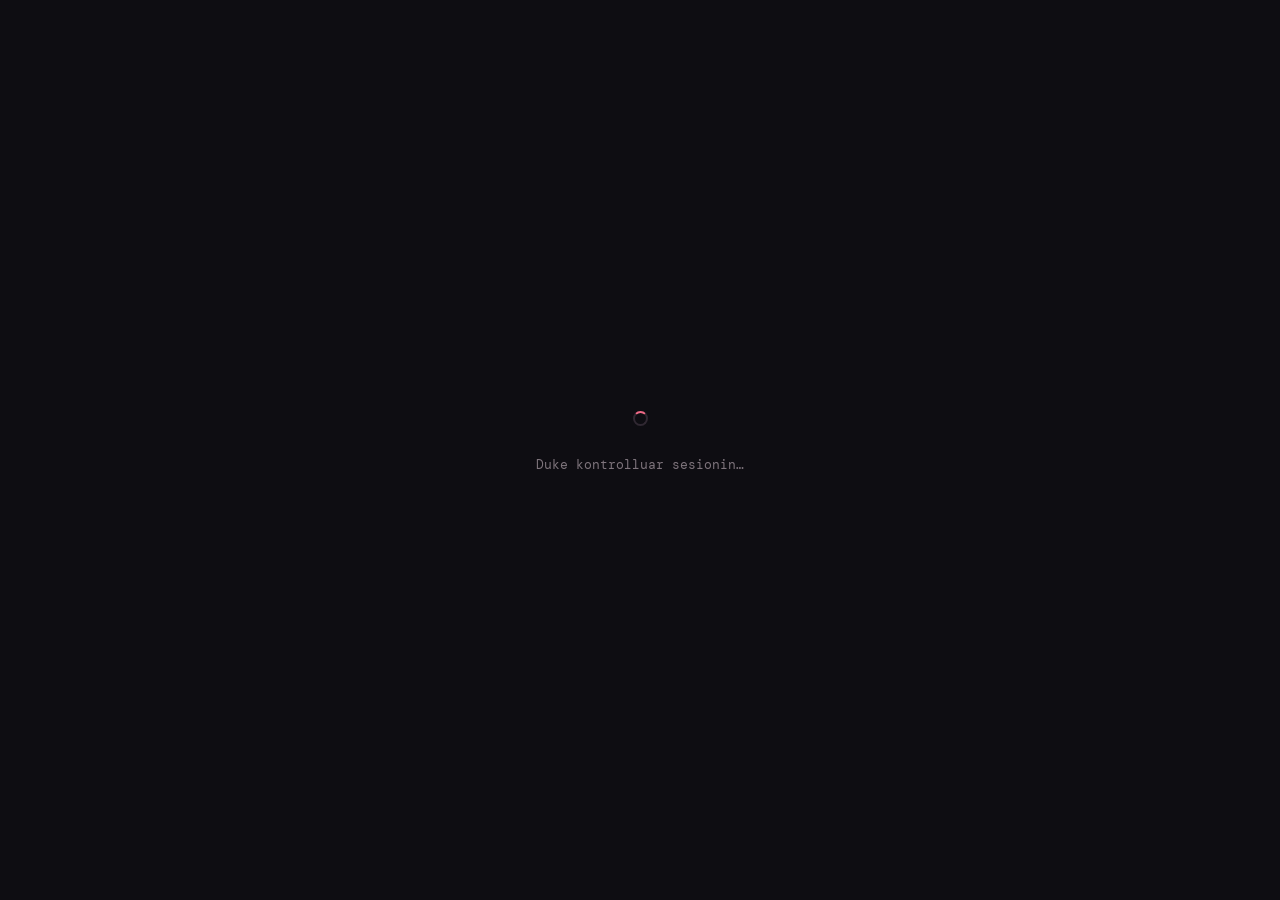
<file: admin.html>
<!DOCTYPE html>
<html lang="sq">
<head>
<meta charset="UTF-8">
<meta name="viewport" content="width=device-width, initial-scale=1.0, viewport-fit=cover">
<meta name="robots" content="noindex, nofollow">
<meta name="referrer" content="no-referrer">
<meta name="theme-color" content="#0E0D12">
<title>Paneli Administrativ — Zone Group Real Estate</title>

<script>
/* Rivendosja e fjalëkalimit ka faqen e vet. Nëse një email i vjetër
   (ose një konfigurim i vjetër i Supabase-it) e sjell përdoruesin këtu,
   e përcjellim menjëherë — PARA se të ngarkohet biblioteka, që tokeni
   i linkut të mos konsumohet nga kjo faqe dhe të humbasë. */
(function () {
  var raw = (location.search || "") + (location.hash || "");
  var looksLikeRecovery =
    /[#?&]type=recovery(&|$)/.test(raw) ||
    /[#?&]token_hash=/.test(raw) ||
    /[#?&]error_code=/.test(raw);
  if (!looksLikeRecovery) return;
  try {
    if (sessionStorage.getItem("zone-reset-forwarded") === "1") return;  // asnjë cikël
    sessionStorage.setItem("zone-reset-forwarded", "1");
  } catch (e) { /* storage e bllokuar — përcillim gjithsesi, një herë */ }
  location.replace("reset-password.html" + location.search + location.hash);
})();
</script>

<link rel="preconnect" href="https://fonts.googleapis.com">
<link rel="preconnect" href="https://fonts.gstatic.com" crossorigin>
<link href="https://fonts.googleapis.com/css2?family=Fraunces:opsz,wght@9..144,600&family=Outfit:wght@300;400;500;600&family=DM+Mono:wght@400;500&display=swap" rel="stylesheet">
<link rel="stylesheet" href="admin/admin.css">
</head>
<body>

<a class="skip-link" href="#viewRoot">Kapërce te përmbajtja</a>

<!-- ================================================================
     1 · KONTROLLI I SESIONIT
     ================================================================ -->
<div class="screen" id="screen-boot">
  <div class="boot-screen">
    <span class="spinner" aria-hidden="true"></span>
    <p class="boot-screen__text" id="bootText" role="status">Duke kontrolluar sesionin…</p>
  </div>
</div>

<!-- ================================================================
     2 · HYRJA
     ================================================================ -->
<div class="screen screen--auth" id="screen-login" hidden>
  <div class="auth-box">
    <div class="auth-box__brand">
      <span class="brandmark">
        <span class="brandmark__dot" aria-hidden="true"></span>
        <span>ZONE GROUP
          <span class="brandmark__sub">Real Estate</span>
        </span>
      </span>
    </div>

    <h1 class="auth-box__title">Mirë se vini</h1>
    <p class="auth-box__lede">Hyni në panelin administrativ të Zone Real Estate.</p>

    <p class="auth-msg" id="loginMsg" role="status" aria-live="polite"></p>

    <form id="loginForm" novalidate>
      <div class="field">
        <label class="label" for="email">Email</label>
        <input class="input" id="email" type="email" autocomplete="username"
               inputmode="email" placeholder="emri@kompania.com" required>
      </div>
      <div class="field">
        <label class="label" for="password">Fjalëkalimi</label>
        <input class="input" id="password" type="password" autocomplete="current-password" required>
      </div>
      <button class="btn btn--primary btn--block" type="submit" id="btnLogin">Kyçu</button>
    </form>

    <div class="auth-box__foot">
      <button class="linkbtn" type="button" id="linkForgot">Keni harruar fjalëkalimin?</button>
    </div>
  </div>
</div>

<!-- ================================================================
     3 · RIVENDOSJA E FJALËKALIMIT
     ================================================================ -->
<div class="screen screen--auth" id="screen-forgot" hidden>
  <div class="auth-box">
    <div class="auth-box__brand">
      <span class="brandmark">
        <span class="brandmark__dot" aria-hidden="true"></span>
        <span>ZONE GROUP
          <span class="brandmark__sub">Real Estate</span>
        </span>
      </span>
    </div>

    <h1 class="auth-box__title">Rivendos fjalëkalimin</h1>
    <p class="auth-box__lede">Shkruani email-in tuaj dhe do t'ju dërgojmë një link.</p>

    <p class="auth-msg" id="forgotMsg" role="status" aria-live="polite"></p>

    <form id="forgotForm" novalidate>
      <div class="field">
        <label class="label" for="forgotEmail">Email</label>
        <input class="input" id="forgotEmail" type="email" autocomplete="username"
               inputmode="email" required>
      </div>
      <button class="btn btn--primary btn--block" type="submit" id="btnForgot">Dërgo linkun</button>
    </form>

    <div class="auth-box__foot">
      <button class="linkbtn" type="button" id="linkBackToLogin">Kthehu te hyrja</button>
    </div>
  </div>
</div>

<!-- ================================================================
     4 · QASJA E NDALUAR
     ================================================================ -->
<div class="screen screen--auth" id="screen-denied" hidden>
  <div class="auth-box">
    <h1 class="auth-box__title">Qasje e ndaluar</h1>
    <p class="auth-box__lede" id="deniedMsg"></p>
    <button class="btn btn--ghost" type="button" id="btnDeniedOut">Dil</button>
  </div>
</div>

<!-- ================================================================
     5 · PANELI
     ================================================================ -->
<div class="app" id="app" hidden>

  <!-- ---------- Sidebar ---------- -->
  <aside class="sidebar" id="sidebar" aria-label="Menyja kryesore">
    <div class="sidebar__brand">
      <span class="brandmark">
        <span class="brandmark__dot" aria-hidden="true"></span>
        <span>ZONE GROUP
          <span class="brandmark__sub">Real Estate</span>
        </span>
      </span>
    </div>

    <nav class="sidebar__nav" id="sidebarNav"></nav>

    <div class="sidebar__foot">
      <button class="sidebar__toggle" type="button" id="sidebarToggle"
              aria-label="Zgjero ose mblidh menynë">
        <svg viewBox="0 0 24 24" fill="none" stroke="currentColor" stroke-width="1.7"
             stroke-linecap="round" stroke-linejoin="round" aria-hidden="true">
          <path d="m15 18-6-6 6-6"/>
        </svg>
        <span>Mblidh menynë</span>
      </button>
    </div>
  </aside>

  <!-- ---------- Header ---------- -->
  <header class="header">
    <button class="header__burger" type="button" id="burger"
            aria-label="Hap menynë" aria-expanded="false" aria-controls="sidebar">
      <svg viewBox="0 0 24 24" fill="none" stroke="currentColor" stroke-width="1.7"
           stroke-linecap="round" aria-hidden="true">
        <path d="M3 12h18M3 6h18M3 18h18"/>
      </svg>
    </button>

    <div class="header__titles">
      <h1 class="header__title" id="headerTitle">Paneli Kryesor</h1>
      <nav class="breadcrumbs" id="breadcrumbs" aria-label="Shtegu"></nav>
    </div>

    <div class="header__search" id="headerSearch"></div>
    <div class="header__spacer"></div>

    <div class="header__actions">
      <button class="pub-state" type="button" id="pubState" hidden></button>
      <div id="headerQuick"></div>
      <div id="headerProfile"></div>
    </div>
  </header>

  <!-- ---------- Përmbajtja ---------- -->
  <main class="main" id="main">
    <div class="main__inner" id="viewRoot" tabindex="-1"></div>
  </main>

</div>

<!-- Konfigurimi publik: vetëm URL dhe çelësi anon. Asnjë sekret këtu. -->
<script src="admin-config.js"></script>
<script type="module" src="admin/app.js"></script>

</body>
</html>
</file>
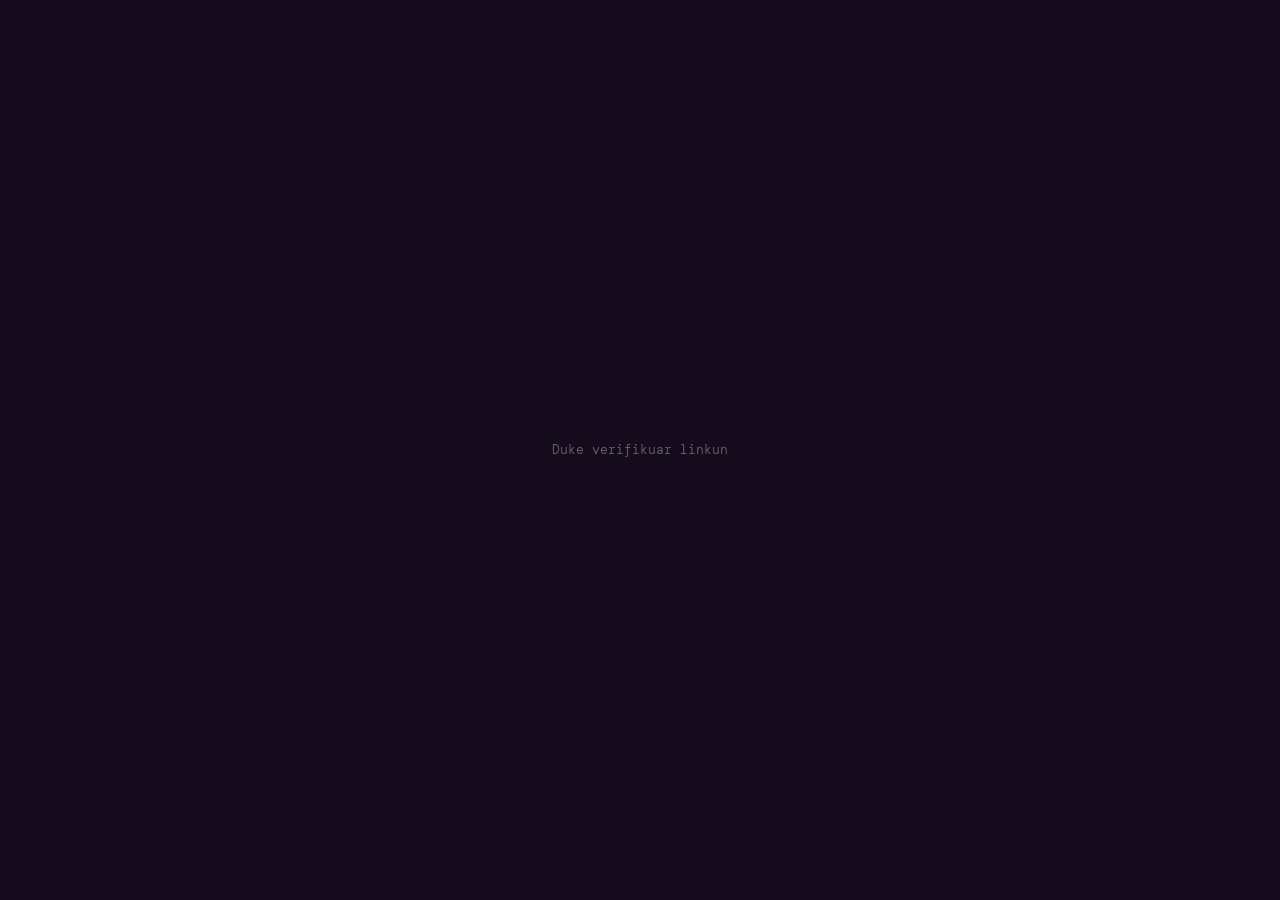
<file: reset-password.html>
<!DOCTYPE html>
<html lang="sq">
<head>
<meta charset="UTF-8">
<meta name="viewport" content="width=device-width, initial-scale=1.0, viewport-fit=cover">
<meta name="robots" content="noindex, nofollow">
<meta name="referrer" content="no-referrer">
<title>Zone Real Estate — Fjalëkalim i ri</title>
<link href="https://fonts.googleapis.com/css2?family=Fraunces:opsz,wght@9..144,600&family=Outfit:wght@300;400;500&family=DM+Mono:wght@400;500&display=swap" rel="stylesheet">
<style>
:root{
  --void:#140C1C; --void-2:#1E1229;
  --flux-1:#E0518A; --flux-2:#F2874E; --flux-3:#8B5CD6; --gold:#F6C56B;
  --lume:#FFF1E2; --lume-mid:rgba(255,241,226,.66); --lume-dim:rgba(255,241,226,.40);
  --glass:rgba(255,241,226,.045); --edge:rgba(255,241,226,.14);
  --ok:#6BD39B; --bad:#E0518A;
}
*{box-sizing:border-box}
[hidden]{display:none!important}
body{margin:0;background:var(--void);color:var(--lume);
  font-family:"Outfit",system-ui,sans-serif;font-weight:300;line-height:1.55}
h1{font-family:"Fraunces",serif;font-weight:600;font-size:clamp(24px,4vw,34px);
  letter-spacing:-.02em;margin:0 0 10px}
.sub{color:var(--lume-dim);margin:0 auto;max-width:660px;font-size:15px}
label{display:block;font-family:"DM Mono",monospace;font-size:10px;text-transform:uppercase;
  letter-spacing:.13em;color:var(--lume-dim);margin-bottom:6px}
input{width:100%;background:rgba(20,12,28,.72);color:var(--lume);
  border:1px solid var(--edge);border-radius:11px;padding:10px 13px;
  font-family:"Outfit",sans-serif;font-size:15px;font-weight:300}
input:focus{outline:none;border-color:var(--gold)}
button{font:inherit;cursor:pointer;border:none;border-radius:40px;padding:12px 24px;
  font-family:"DM Mono",monospace;font-size:13.5px;font-weight:500}
button[disabled]{opacity:.45;cursor:not-allowed}
button:focus-visible,input:focus-visible,a:focus-visible{outline:2px solid var(--gold);outline-offset:2px}
.primary{background:linear-gradient(120deg,var(--gold),var(--flux-2) 58%,var(--flux-1));color:var(--void)}
.ghost{background:none;border:1px solid var(--edge);color:var(--lume-mid)}
.ghost:hover:not([disabled]){border-color:var(--gold);color:var(--lume)}
.screen{position:fixed;inset:0;background:var(--void);z-index:99;display:grid;place-items:center;
  padding:24px;overflow-y:auto}
.screen .box{width:min(420px,100%);text-align:center}
.screen form{text-align:left;margin-top:20px}
.field{margin-bottom:14px}
.screen .foot{margin-top:16px;font-family:"DM Mono",monospace;font-size:12.5px}
.screen .foot a{color:var(--gold);cursor:pointer;text-decoration:none}
.screen .foot a:hover{text-decoration:underline}
.msg{font-family:"DM Mono",monospace;font-size:13px;display:block;min-height:20px;
  margin:12px 0 0;text-align:center}
.msg.ok{color:var(--ok)} .msg.bad{color:var(--bad)} .msg.busy{color:var(--gold)}
.rule{font-family:"DM Mono",monospace;font-size:11.5px;color:var(--lume-dim);
  margin:-6px 0 14px;text-align:left}
.boot{z-index:120;color:var(--lume-dim);font-family:"DM Mono",monospace;font-size:13px}
.dots::after{content:"";animation:dots 1.2s steps(4,end) infinite}
@keyframes dots{0%{content:""}25%{content:"."}50%{content:".."}75%{content:"..."}}
@media(prefers-reduced-motion:reduce){.dots::after{content:"…";animation:none}}
@media(max-width:520px){.screen{padding:18px;align-content:center}.screen button{width:100%}}
</style>
</head>
<body>

<!-- 1 · Verifikimi i linkut -->
<div class="screen boot" id="boot">
  <div class="box"><span class="dots">Duke verifikuar linkun</span></div>
</div>

<!-- 2 · Fjalëkalimi i ri -->
<div class="screen" id="formScreen" hidden>
  <div class="box">
    <h1>Fjalëkalim i ri</h1>
    <p class="sub" id="forWho">Zgjidhni një fjalëkalim të ri për llogarinë tuaj.</p>
    <form id="recoverForm" novalidate>
      <div class="field">
        <label for="newPass">Fjalëkalimi i ri</label>
        <input id="newPass" type="password" autocomplete="new-password" required
               minlength="8" aria-describedby="rule">
      </div>
      <p class="rule" id="rule">Së paku 8 shenja. Përdorni shkronja dhe numra.</p>
      <div class="field">
        <label for="newPass2">Përsëriteni fjalëkalimin</label>
        <input id="newPass2" type="password" autocomplete="new-password" required minlength="8">
      </div>
      <button class="primary" type="submit" id="btnSave" style="width:100%">Ruaj fjalëkalimin</button>
    </form>
    <p class="msg" id="formMsg" role="status" aria-live="polite"></p>
  </div>
</div>

<!-- 3 · Link i skaduar ose i pavlefshëm -->
<div class="screen" id="badLink" hidden>
  <div class="box">
    <h1>Linku nuk punon</h1>
    <p class="sub" id="badLinkMsg">Linku për rivendosjen e fjalëkalimit ka skaduar ose nuk është valid.</p>
    <p class="sub" style="margin-top:12px">Kërkoni një link të ri nga faqja e hyrjes.</p>
    <div style="margin-top:22px"><a href="admin.html?forgot=1"><button class="primary">Kërko link të ri</button></a></div>
    <p class="foot"><a href="admin.html">Kthehu te hyrja</a></p>
  </div>
</div>

<!-- 4 · Sukses -->
<div class="screen" id="doneScreen" hidden>
  <div class="box">
    <h1>Gati</h1>
    <p class="sub" style="color:var(--ok)">Fjalëkalimi u ndryshua me sukses.</p>
    <p class="sub" style="margin-top:12px" id="redirNote">Po ju çojmë te faqja e hyrjes…</p>
    <div style="margin-top:22px"><a href="admin.html?reset=1"><button class="primary">Shko te hyrja</button></a></div>
  </div>
</div>

<script src="admin-config.js"></script>
<script type="module">
import {
  makeClient, RECOVERY_STORAGE_KEY, MSG, authMessage, withTimeout,
  getSessionSafe, signOutSafe, linkParams, scrubUrl, CFG
} from "./auth.js";

"use strict";

const $ = (id) => document.getElementById(id);

/* Mbërritëm — heqim shenjën, që një link i dytë në të njëjtën skedë
   të përcillet përsëri normalisht. */
try { sessionStorage.removeItem("zone-reset-forwarded"); } catch (_) {}

if (!CFG.SUPABASE_URL || !CFG.SUPABASE_ANON_KEY) {
  $("boot").innerHTML = '<div class="box"><h1>Konfigurim i paplotësuar</h1>' +
    '<p class="sub">Plotësoni <code>admin-config.js</code>.</p></div>';
  throw new Error("admin-config.js is not filled in");
}

/* Klient i veçuar: sesioni i rivendosjes ruhet nën një çelës tjetër dhe
   nuk hap kurrë panelin e administrimit. */
const supabase = makeClient({
  storageKey: RECOVERY_STORAGE_KEY,
  detectSessionInUrl: true
});

const SCREENS = ["boot", "formScreen", "badLink", "doneScreen"];
function show(which){ SCREENS.forEach((id) => { $(id).hidden = (id !== which); }); }

function msg(text, cls){
  const el = $("formMsg");
  el.textContent = text || "";
  el.className = "msg" + (cls ? " " + cls : "");
}

function invalidLink(text){
  $("badLinkMsg").textContent = text || MSG.linkInvalid;
  show("badLink");
}

/* ===================================================================
   1. A është linku i vlefshëm?
   Mbulohen të tri format që Supabase mund të dërgojë, sipas shabllonit
   të emailit: "#access_token=…", "?token_hash=…" dhe "?code=…".
   =================================================================== */
async function establishRecoverySession(){
  const p = linkParams();

  /* Supabase e kthen vetë gabimin te adresa kur linku ka skaduar. */
  if (p.error || p.errorCode){
    scrubUrl();
    return { ok: false, message: MSG.linkInvalid };
  }

  /* Forma "token_hash" — punon edhe kur emaili hapet në pajisje tjetër. */
  if (p.tokenHash){
    try {
      const { data, error } = await withTimeout(
        supabase.auth.verifyOtp({ type: "recovery", token_hash: p.tokenHash }), 20000);
      scrubUrl();
      if (error) return { ok: false, message: authMessage(error, MSG.linkInvalid) };
      if (data && data.session) return { ok: true, session: data.session };
    } catch (e) {
      return { ok: false, message: authMessage(e, MSG.network) };
    }
  }

  /* Forma PKCE "?code=" — vetëm nëse kërkesa u bë nga i njëjti shfletues. */
  else if (p.code){
    try {
      const { data, error } = await withTimeout(
        supabase.auth.exchangeCodeForSession(p.code), 20000);
      scrubUrl();
      if (!error && data && data.session) return { ok: true, session: data.session };
    } catch (_) { /* biem te kontrolli i mëposhtëm */ }
  }

  /* Forma klasike "#access_token=…": detectSessionInUrl e ka bërë punën,
     por mund të mos ketë përfunduar ende. Presim pak. */
  for (let i = 0; i < 12; i++){
    const { session, offline, error } = await getSessionSafe(supabase, 10000);
    if (session) { scrubUrl(); return { ok: true, session }; }
    if (offline) return { ok: false, message: authMessage(error, MSG.network) };
    await new Promise((r) => setTimeout(r, 250));
  }

  scrubUrl();
  return { ok: false, message: MSG.linkInvalid };
}

/* ===================================================================
   2. Ruajtja e fjalëkalimit të ri
   =================================================================== */
let saving = false;   /* mbron nga klikimet e shumëfishta */

$("recoverForm").addEventListener("submit", async (e) => {
  e.preventDefault();
  if (saving) return;

  const a = $("newPass").value;
  const b = $("newPass2").value;

  if (a.length < 8){ msg("Fjalëkalimi duhet të ketë së paku 8 shenja.", "bad"); $("newPass").focus(); return; }
  if (a.trim().length === 0){ msg("Fjalëkalimi nuk mund të jetë vetëm hapësira.", "bad"); return; }
  if (a !== b){ msg(MSG.mismatch, "bad"); $("newPass2").focus(); return; }

  saving = true;
  const btn = $("btnSave");
  btn.disabled = true;
  btn.setAttribute("aria-busy", "true");
  btn.textContent = "Duke ruajtur…";
  $("newPass").disabled = true;
  $("newPass2").disabled = true;
  msg("Duke ruajtur…", "busy");

  try {
    const { error } = await withTimeout(supabase.auth.updateUser({ password: a }), 20000);

    if (error){
      /* Nëse sesioni i rivendosjes ka rënë ndërkohë, linku është i vjetër. */
      const { session } = await getSessionSafe(supabase, 8000);
      if (!session){ invalidLink(MSG.linkInvalid); return; }
      msg(authMessage(error, MSG.generic), "bad");
      return;
    }

    /* Fjalëkalimi u ndryshua: mbyllim çdo sesion të hapur dhe e çojmë
       përdoruesin te hyrja që të kyçet me fjalëkalimin e ri. */
    $("newPass").value = ""; $("newPass2").value = "";
    await signOutSafe(supabase, "global");
    show("doneScreen");
    setTimeout(() => { location.replace("admin.html?reset=1"); }, 1800);
    return;

  } catch (err) {
    msg(authMessage(err, MSG.generic), "bad");
  } finally {
    if (saving){
      saving = false;
      btn.disabled = false;
      btn.removeAttribute("aria-busy");
      btn.textContent = "Ruaj fjalëkalimin";
      $("newPass").disabled = false;
      $("newPass2").disabled = false;
    }
  }
});

/* ===================================================================
   3. Nisja
   =================================================================== */
(async function boot(){
  const result = await establishRecoverySession();

  if (!result.ok){
    /* Asnjë sesion i mbetur nuk lihet pas një linku të dështuar. */
    await signOutSafe(supabase, "local");
    invalidLink(result.message);
    return;
  }

  const email = result.session && result.session.user && result.session.user.email;
  if (email) $("forWho").textContent = "Fjalëkalim i ri për " + email;

  show("formScreen");
  $("newPass").focus();
})();
</script>
</body>
</html>
</file>
<file: style.css>
/* ===================================================================
   ZONE REAL ESTATE — liquid motion build
   -------------------------------------------------------------------
   DIRECTION OF FLOW: down and to the right. Every animation in this
   file obeys it — waves travel right, ambient masses rise and drift
   right, content surfaces from below. One body of water, not effects.

   PALETTE: molten rather than oceanic. Aubergine-black ground with
   magenta/amber masses moving through it — warm light in dark space,
   which for property reads as lit windows at night.
   =================================================================== */

:root {
  --void:      #140C1C;
  --void-2:    #1E1229;
  --void-3:    #241435;

  --flux-1:    #E0518A;   /* magenta rose  */
  --flux-2:    #F2874E;   /* amber         */
  --flux-3:    #8B5CD6;   /* violet        */
  --gold:      #F6C56B;

  --lume:      #FFF1E2;
  --lume-mid:  rgba(255, 241, 226, 0.66);
  --lume-dim:  rgba(255, 241, 226, 0.40);

  --glass:      rgba(255, 241, 226, 0.045);
  --glass-edge: rgba(255, 241, 226, 0.12);

  --font-display: "Fraunces", Georgia, serif;
  --font-body:    "Outfit", system-ui, sans-serif;
  --font-mono:    "DM Mono", ui-monospace, monospace;

  --shell: 1180px;

  /* Scroll velocity, written by liquid.js. 0 = still, 1 = churning. */
  --churn: 0;

  /* Settle: overshoot then come to rest, the way liquid does. */
  --settle: cubic-bezier(0.22, 1.28, 0.36, 1);
  --pour:   cubic-bezier(0.65, 0, 0.20, 1);
}

* { box-sizing: border-box; }

html {
  scroll-behavior: smooth;
  -webkit-text-size-adjust: 100%;
}

body {
  margin: 0;
  background: var(--void);
  color: var(--lume);
  font-family: var(--font-body);
  font-size: 16px;
  font-weight: 300;
  line-height: 1.55;
  overflow-x: hidden;
  -webkit-font-smoothing: antialiased;
}

body.is-locked { overflow: hidden; }

a { color: inherit; text-decoration: none; }
button { font: inherit; cursor: pointer; }
img { display: block; max-width: 100%; }

:focus-visible {
  outline: 2px solid var(--gold);
  outline-offset: 4px;
}

/* ===================================================================
   AMBIENT LIQUID FIELD
   Five blurred masses on long, deliberately unequal cycles (37s–61s)
   so the composite pattern effectively never repeats.
   =================================================================== */
.flux {
  position: fixed;
  inset: 0;
  z-index: 0;
  overflow: hidden;
  pointer-events: none;
}

.flux__mass {
  position: absolute;
  border-radius: 50%;
  filter: blur(70px);
  opacity: 0.5;
  will-change: transform;
}

.flux__mass--a {
  width: 46vw; height: 46vw;
  left: -8vw; top: 8vh;
  background: radial-gradient(circle at 40% 40%, var(--flux-3), transparent 68%);
  animation: rise-a 47s ease-in-out infinite;
}

.flux__mass--b {
  width: 38vw; height: 38vw;
  left: 42vw; top: 26vh;
  background: radial-gradient(circle at 50% 50%, var(--flux-1), transparent 66%);
  animation: rise-b 61s ease-in-out infinite;
}

.flux__mass--c {
  width: 30vw; height: 30vw;
  left: 66vw; top: 4vh;
  background: radial-gradient(circle at 50% 50%, var(--flux-2), transparent 64%);
  animation: rise-c 53s ease-in-out infinite;
  opacity: 0.36;
}

.flux__mass--d {
  width: 34vw; height: 34vw;
  left: 14vw; top: 58vh;
  background: radial-gradient(circle at 50% 50%, var(--flux-1), transparent 68%);
  animation: rise-d 41s ease-in-out infinite;
  opacity: 0.3;
}

.flux__mass--e {
  width: 26vw; height: 26vw;
  left: 74vw; top: 62vh;
  background: radial-gradient(circle at 50% 50%, var(--gold), transparent 62%);
  animation: rise-e 37s ease-in-out infinite;
  opacity: 0.22;
}

/* Each drifts RIGHT as it rises — the flow rule, applied to ambience. */
@keyframes rise-a {
  0%, 100% { transform: translate3d(0, 0, 0) scale(1); }
  33%      { transform: translate3d(7vw, -9vh, 0) scale(1.16); }
  66%      { transform: translate3d(13vw, 5vh, 0) scale(0.92); }
}
@keyframes rise-b {
  0%, 100% { transform: translate3d(0, 0, 0) scale(1); }
  40%      { transform: translate3d(9vw, -13vh, 0) scale(0.86); }
  70%      { transform: translate3d(-3vw, 7vh, 0) scale(1.2); }
}
@keyframes rise-c {
  0%, 100% { transform: translate3d(0, 0, 0) scale(1); }
  50%      { transform: translate3d(6vw, 15vh, 0) scale(1.28); }
}
@keyframes rise-d {
  0%, 100% { transform: translate3d(0, 0, 0) scale(1); }
  45%      { transform: translate3d(11vw, -11vh, 0) scale(1.14); }
  75%      { transform: translate3d(4vw, -3vh, 0) scale(0.9); }
}
@keyframes rise-e {
  0%, 100% { transform: translate3d(0, 0, 0) scale(1); }
  50%      { transform: translate3d(-8vw, -14vh, 0) scale(1.22); }
}

/* Fine grain stops the gradients banding on large screens. */
.flux__grain {
  position: absolute;
  inset: -50%;
  opacity: 0.04;
  background-image: url("data:image/svg+xml,%3Csvg xmlns='http://www.w3.org/2000/svg' width='140' height='140'%3E%3Cfilter id='n'%3E%3CfeTurbulence type='fractalNoise' baseFrequency='0.85' numOctaves='3'/%3E%3C/filter%3E%3Crect width='140' height='140' filter='url(%23n)'/%3E%3C/svg%3E");
}

/* Pointer wake — desktop only, added by liquid.js */
.wake {
  position: fixed;
  top: 0; left: 0;
  width: 460px; height: 460px;
  margin: -230px 0 0 -230px;
  border-radius: 50%;
  background: radial-gradient(circle, rgba(242, 135, 78, 0.16), transparent 62%);
  filter: blur(42px);
  pointer-events: none;
  z-index: 1;
  opacity: 0;
  transition: opacity 0.7s ease;
  will-change: transform;
}

.wake.is-live { opacity: 1; }

/* ===================================================================
   SIGNATURE — the liquid gauge
   =================================================================== */
.gauge {
  position: fixed;
  right: 22px;
  top: 50%;
  transform: translateY(-50%);
  z-index: 35;
  display: flex;
  flex-direction: column;
  align-items: center;
  gap: 10px;
  pointer-events: none;
}

.gauge__tube {
  position: relative;
  width: 9px;
  height: 168px;
  border-radius: 20px;
  background: rgba(255, 241, 226, 0.07);
  border: 1px solid var(--glass-edge);
  overflow: hidden;
}

.gauge__fill {
  position: absolute;
  left: 0; right: 0; bottom: 0;
  height: 0%;
  background: linear-gradient(180deg, var(--flux-1), var(--flux-2) 60%, var(--gold));
  color: var(--flux-1);
}

.gauge__meniscus {
  position: absolute;
  left: -2px;
  right: -2px;
  top: -7px;
  width: calc(100% + 4px);
  height: 12px;
  overflow: visible;
}

.gauge__readout {
  font-family: var(--font-mono);
  font-size: 10px;
  letter-spacing: 0.1em;
  color: var(--lume-dim);
}

@media (max-width: 900px) { .gauge { display: none; } }

/* ===================================================================
   SURFACING — content rises through the meniscus into focus
   =================================================================== */
.js .surface {
  opacity: 0;
  transform: translate3d(-14px, 34px, 0);
  filter: blur(9px);
}

.js .surface.is-surfaced {
  opacity: 1;
  transform: none;
  filter: blur(0);
  transition:
    opacity 0.85s var(--pour),
    transform 1.15s var(--settle),
    filter 0.85s var(--pour);
}

/* Stagger, so a group arrives like liquid filling a mould */
.surface[data-delay="1"].is-surfaced { transition-delay: 0.07s; }
.surface[data-delay="2"].is-surfaced { transition-delay: 0.14s; }
.surface[data-delay="3"].is-surfaced { transition-delay: 0.21s; }
.surface[data-delay="4"].is-surfaced { transition-delay: 0.28s; }
.surface[data-delay="5"].is-surfaced { transition-delay: 0.35s; }

/* ===================================================================
   Wordmark
   =================================================================== */
.wordmark {
  position: relative;
  display: inline-flex;
  align-items: center;
  font-family: var(--font-display);
  font-weight: 700;
  font-size: 17px;
  letter-spacing: 0.055em;
  white-space: nowrap;
}

.wordmark--small { font-size: 15px; }

/* The dot in the wordmark is a droplet that never stops falling */
.wordmark__drop {
  width: 7px;
  height: 7px;
  margin: 0 7px;
  border-radius: 50%;
  background: linear-gradient(160deg, var(--flux-1), var(--gold));
  animation: droplet 3.4s var(--settle) infinite;
}

@keyframes droplet {
  0%, 62%  { transform: translateY(0) scale(1, 1); }
  70%      { transform: translateY(-5px) scale(0.86, 1.2); }
  84%      { transform: translateY(3px) scale(1.24, 0.8); }
  92%      { transform: translateY(0) scale(0.94, 1.08); }
  100%     { transform: translateY(0) scale(1, 1); }
}

/* ===================================================================
   Top bar
   =================================================================== */
.topbar {
  position: sticky;
  top: 0;
  z-index: 30;
  background: rgba(20, 12, 28, 0.55);
  backdrop-filter: blur(18px) saturate(1.3);
  -webkit-backdrop-filter: blur(18px) saturate(1.3);
  border-bottom: 1px solid var(--glass-edge);
}

.topbar__inner {
  max-width: var(--shell);
  margin: 0 auto;
  padding: 15px 24px;
  display: flex;
  align-items: center;
  justify-content: space-between;
  gap: 16px;
}

/* Call button — a bead of liquid with a ripple that pulses outward */
.callbtn {
  position: relative;
  display: inline-flex;
  align-items: center;
  gap: 10px;
  padding: 9px 20px;
  border-radius: 40px;
  color: var(--void);
  background: linear-gradient(120deg, var(--gold), var(--flux-2) 55%, var(--flux-1));
  background-size: 220% 220%;
  animation: bead 9s ease-in-out infinite;
  overflow: hidden;
  transition: transform 0.5s var(--settle), box-shadow 0.5s ease;
  box-shadow: 0 6px 22px rgba(224, 81, 138, 0.24);
}

@keyframes bead {
  0%, 100% { background-position: 0% 50%; border-radius: 40px 40px 40px 40px; }
  50%      { background-position: 100% 50%; border-radius: 44px 40px 44px 40px; }
}

.callbtn:hover {
  transform: translateY(-2px) scale(1.03);
  box-shadow: 0 12px 32px rgba(224, 81, 138, 0.4);
}

.callbtn__ripple {
  position: absolute;
  left: 50%; top: 50%;
  width: 8px; height: 8px;
  margin: -4px 0 0 -4px;
  border-radius: 50%;
  border: 1.5px solid rgba(20, 12, 28, 0.5);
  animation: ripple 3.6s ease-out infinite;
}

@keyframes ripple {
  0%   { transform: scale(1); opacity: 0.55; }
  70%  { transform: scale(22); opacity: 0; }
  100% { transform: scale(22); opacity: 0; }
}

.callbtn__icon { position: relative; font-size: 17px; line-height: 1; }
.callbtn__text { position: relative; display: flex; flex-direction: column; line-height: 1.15; }

.callbtn__label {
  font-family: var(--font-mono);
  font-size: 9px;
  text-transform: uppercase;
  letter-spacing: 0.13em;
  opacity: 0.72;
}

.callbtn__number {
  font-family: var(--font-mono);
  font-weight: 500;
  font-size: 13.5px;
  white-space: nowrap;
}

@media (max-width: 430px) {
  .card__price { font-size: 18px; }
  .card__stats { font-size: 10.5px; }
  .card__body { padding: 20px 18px 22px; }
  .detail__spec-value { font-size: 14.5px; }
}

@media (max-width: 560px) {
  .callbtn__label { display: none; }
  .callbtn { padding: 8px 15px; gap: 8px; }
  .callbtn__number { font-size: 12.5px; }
  .callbtn__icon { font-size: 15px; }
  .wordmark { font-size: 12.5px; letter-spacing: 0.03em; }
  .wordmark__drop { width: 6px; height: 6px; margin: 0 5px; }
  .topbar__inner { padding: 12px 16px; }
  .filterbar__inner { padding: 12px 16px; }
  .hero__inner, .listings, .footer__inner { padding-left: 18px; padding-right: 18px; }
}

/* Sticky offsets have to track the real header height, or the filter
   bar sits over the top of it on small screens. */
@media (max-width: 560px) {
  .filterbar { top: 51px; }
}

/* ===================================================================
   Hero
   =================================================================== */
.hero {
  position: relative;
  z-index: 2;
  padding: 92px 0 186px;
}

.hero__inner {
  max-width: var(--shell);
  margin: 0 auto;
  padding: 0 24px;
  display: grid;
  grid-template-columns: minmax(0, 1fr) minmax(0, 0.82fr);
  gap: 56px;
  align-items: center;
}

@media (max-width: 900px) {
  .hero__inner { grid-template-columns: 1fr; gap: 0; }
}

.hero__eyebrow {
  font-family: var(--font-mono);
  font-size: 11px;
  text-transform: uppercase;
  letter-spacing: 0.22em;
  color: var(--gold);
  margin: 0 0 22px;
}

.hero__title {
  font-family: var(--font-display);
  font-weight: 600;
  font-size: clamp(40px, 7.4vw, 76px);
  line-height: 1.02;
  letter-spacing: -0.025em;
  margin: 0 0 24px;
}

.hero__line { display: block; }

/* The second line has liquid running through the letterforms */
.hero__line--flow {
  background: linear-gradient(100deg,
    var(--lume) 0%, var(--flux-1) 26%, var(--flux-2) 44%,
    var(--gold) 58%, var(--lume) 82%);
  background-size: 320% 100%;
  -webkit-background-clip: text;
  background-clip: text;
  color: transparent;
  animation: flow 13s linear infinite;
}

@keyframes flow {
  0%   { background-position: 0% 50%; }
  100% { background-position: 320% 50%; }
}

.hero__tagline {
  max-width: 490px;
  color: var(--lume-mid);
  margin: 0 0 34px;
}

.hero__cta {
  position: relative;
  display: inline-flex;
  align-items: center;
  gap: 12px;
  font-family: var(--font-mono);
  font-size: 13px;
  letter-spacing: 0.04em;
  color: var(--lume);
  border: 1px solid var(--glass-edge);
  background: var(--glass);
  backdrop-filter: blur(8px);
  -webkit-backdrop-filter: blur(8px);
  padding: 13px 26px;
  border-radius: 40px;
  overflow: hidden;
  transition: border-color 0.5s ease, transform 0.6s var(--settle);
}

.hero__cta:hover { border-color: var(--gold); transform: translateY(-2px); }

/* A droplet slides across the button on hover, left to right */
.hero__cta-drop {
  position: absolute;
  left: -30%;
  top: 0; bottom: 0;
  width: 30%;
  background: linear-gradient(100deg, transparent, rgba(246, 197, 107, 0.22), transparent);
  transition: left 0.9s var(--pour);
}

.hero__cta:hover .hero__cta-drop { left: 110%; }

.hero__facts {
  display: flex;
  flex-wrap: wrap;
  gap: 34px;
  margin: 52px 0 0;
  padding: 0;
}

.fact { margin: 0; }

.fact dt {
  font-family: var(--font-mono);
  font-size: 9.5px;
  text-transform: uppercase;
  letter-spacing: 0.16em;
  color: var(--lume-dim);
  margin-bottom: 6px;
}

.fact dd {
  margin: 0;
  font-family: var(--font-mono);
  font-size: 14px;
  color: var(--gold);
}

/* -------------------------------------------------------------------
   Featured drop — a bead of liquid holding the first listing. Its
   outline never settles: four border-radius values on a slow cycle,
   with the image clipped inside so the photo deforms with the skin.
   ------------------------------------------------------------------- */
.drop {
  position: relative;
  display: block;
  width: 100%;
  max-width: 430px;
  aspect-ratio: 1 / 1.06;
  padding: 0;
  border: none;
  background: none;
  cursor: pointer;
  justify-self: end;
}

.drop__skin {
  position: absolute;
  inset: 0;
  overflow: hidden;
  border: 1px solid var(--glass-edge);
  box-shadow: 0 30px 70px rgba(10, 4, 18, 0.6);
  animation: wobble 19s ease-in-out infinite;
  transition: transform 0.9s var(--settle);
}

@keyframes wobble {
  0%, 100% { border-radius: 58% 42% 44% 56% / 52% 48% 52% 48%; }
  25%      { border-radius: 44% 56% 58% 42% / 46% 58% 42% 54%; }
  50%      { border-radius: 52% 48% 40% 60% / 60% 44% 56% 40%; }
  75%      { border-radius: 46% 54% 56% 44% / 42% 52% 48% 58%; }
}

.drop__photo {
  width: 100%;
  height: 100%;
  object-fit: cover;
  transition: transform 1.6s var(--pour);
}

.drop:hover .drop__skin { transform: translateY(-6px) scale(1.02); }
.drop:hover .drop__photo { transform: scale(1.07); }

/* Light travelling across the bead, left to right — the flow rule */
.drop__sheen {
  position: absolute;
  inset: 0;
  background: linear-gradient(104deg,
    transparent 34%, rgba(246, 197, 107, 0.26) 50%, transparent 66%);
  background-size: 280% 100%;
  animation: sheen 9s ease-in-out infinite;
  pointer-events: none;
}

@keyframes sheen {
  0%, 100% { background-position: 190% 0; }
  50%      { background-position: -70% 0; }
}

.drop__tag {
  position: absolute;
  left: 11%;
  bottom: 7%;
  display: flex;
  flex-direction: column;
  gap: 2px;
  text-align: left;
  padding: 13px 20px;
  border-radius: 22px;
  background: rgba(20, 12, 28, 0.72);
  border: 1px solid var(--glass-edge);
  backdrop-filter: blur(14px);
  -webkit-backdrop-filter: blur(14px);
  transition: border-radius 0.8s var(--settle), border-color 0.5s ease;
}

.drop:hover .drop__tag {
  border-radius: 28px 18px 28px 18px;
  border-color: rgba(246, 197, 107, 0.45);
}

.drop__tag-label {
  font-family: var(--font-mono);
  font-size: 9px;
  text-transform: uppercase;
  letter-spacing: 0.17em;
  color: var(--lume-dim);
}

.drop__tag-title {
  font-family: var(--font-display);
  font-weight: 600;
  font-size: 16px;
  color: var(--lume);
}

.drop__tag-price {
  font-family: var(--font-mono);
  font-size: 13px;
  background: linear-gradient(100deg, var(--gold), var(--flux-2));
  -webkit-background-clip: text;
  background-clip: text;
  color: transparent;
}

@media (max-width: 900px) {
  .drop { max-width: 340px; justify-self: start; margin-top: 46px; }
}

/* ===================================================================
   WAVE DIVIDERS
   Two paths travelling right at different speeds. Vertical scale is
   driven by --churn, so scroll velocity makes the water choppier.
   =================================================================== */
.divider {
  position: absolute;
  left: 0;
  right: 0;
  bottom: 0;
  height: 150px;
  pointer-events: none;
  overflow: hidden;
}

/* Footer wave is flipped vertically only. Using rotate(180deg) here
   would mirror it horizontally too and send the water flowing left,
   which breaks the one rule the whole page follows. */
.divider--footer {
  position: relative;
  height: 140px;
  z-index: 2;
  transform: scaleY(-1);
}

/* Churn lives on the container, not the animated paths: a custom
   property changing inside a running keyframe isn't reliably picked
   up, but a transform on the parent is. */
.divider__svg {
  display: block;
  width: 200%;
  height: 100%;
  transform-origin: 50% 100%;
  transform: scaleY(calc(1 + var(--churn) * 0.5));
  transition: transform 0.55s var(--settle);
}

.divider__back,
.divider__front {
  will-change: transform;
}

.divider__back {
  fill: rgba(139, 92, 214, 0.30);
  animation: travel 26s linear infinite;
}

/* Same direction, different speed. Parallax, not opposition. */
.divider__front {
  fill: rgba(224, 81, 138, 0.20);
  animation: travel 17s linear infinite;
}

/* -50% is exactly two of the four wave periods, so the loop is seamless.
   Travel is rightward: the flow rule, applied to the section joins. */
@keyframes travel {
  0%   { transform: translateX(0); }
  100% { transform: translateX(-50%); }
}

/* ===================================================================
   Filter bar
   =================================================================== */
.filterbar {
  position: sticky;
  top: 58px;
  z-index: 25;
  background: rgba(20, 12, 28, 0.5);
  backdrop-filter: blur(16px);
  -webkit-backdrop-filter: blur(16px);
  border-top: 1px solid var(--glass-edge);
  border-bottom: 1px solid var(--glass-edge);
}

.filterbar__inner {
  max-width: var(--shell);
  margin: 0 auto;
  padding: 14px 24px;
  display: flex;
  align-items: center;
  gap: 16px;
}

.filterbar__buttons { display: flex; gap: 9px; }

.filter {
  position: relative;
  font-family: var(--font-mono);
  font-size: 12.5px;
  color: var(--lume-mid);
  background: var(--glass);
  border: 1px solid var(--glass-edge);
  padding: 8px 19px;
  border-radius: 40px;
  overflow: hidden;
  transition: color 0.45s ease, border-color 0.45s ease, transform 0.55s var(--settle);
}

.filter span { position: relative; z-index: 2; }

/* The active state floods in from the left rather than switching */
.filter::before {
  content: "";
  position: absolute;
  inset: 0;
  background: linear-gradient(100deg, var(--gold), var(--flux-2) 60%, var(--flux-1));
  transform: translateX(-101%);
  transition: transform 0.65s var(--pour);
  z-index: 1;
}

.filter:hover { color: var(--lume); border-color: rgba(246, 197, 107, 0.5); }

.filter.is-active {
  color: var(--void);
  border-color: transparent;
  font-weight: 500;
}

.filter.is-active::before { transform: translateX(0); }

.filterbar__count {
  margin-left: auto;
  font-family: var(--font-mono);
  font-size: 11.5px;
  color: var(--lume-dim);
}

@media (max-width: 560px) {
  .filterbar__count { display: none; }
  .filterbar__buttons { width: 100%; }
  .filter { flex: 1; text-align: center; padding: 9px 10px; }
}

/* ===================================================================
   Listing cards
   =================================================================== */
.listings {
  position: relative;
  z-index: 2;
  max-width: var(--shell);
  margin: 0 auto;
  padding: 62px 24px 96px;
  display: grid;
  grid-template-columns: repeat(auto-fill, minmax(316px, 1fr));
  gap: 32px;
  align-items: start;
}

.card {
  position: relative;
  background: var(--glass);
  border: 1px solid var(--glass-edge);
  backdrop-filter: blur(16px) saturate(1.2);
  -webkit-backdrop-filter: blur(16px) saturate(1.2);
  border-radius: 26px;
  overflow: hidden;
  cursor: pointer;
  transition:
    transform 0.75s var(--settle),
    border-color 0.5s ease,
    box-shadow 0.6s ease,
    border-radius 0.75s var(--settle);
}

.card:hover {
  transform: translateY(-8px);
  border-color: rgba(246, 197, 107, 0.42);
  box-shadow: 0 26px 60px rgba(10, 4, 18, 0.62);
  /* Corners go asymmetric, as though the card is deforming */
  border-radius: 34px 24px 34px 24px;
}

.card__figure {
  position: relative;
  margin: 0;
  overflow: hidden;
}

.card__photo {
  width: 100%;
  aspect-ratio: 4 / 3;
  object-fit: cover;
  transition: transform 1.5s var(--pour);
}

.card:hover .card__photo { transform: scale(1.07); }

/* Light refracting across the image, left to right */
.card__caustic {
  position: absolute;
  inset: 0;
  background: linear-gradient(104deg,
    transparent 32%, rgba(246, 197, 107, 0.20) 48%, transparent 64%);
  background-size: 260% 100%;
  background-position: 190% 0;
  transition: background-position 1.3s var(--pour);
  pointer-events: none;
}

.card:hover .card__caustic { background-position: -60% 0; }

.card__stamp {
  position: absolute;
  top: 15px; right: 15px;
  font-family: var(--font-mono);
  font-size: 10.5px;
  letter-spacing: 0.1em;
  text-transform: uppercase;
  color: var(--void);
  background: linear-gradient(120deg, var(--gold), var(--flux-2));
  padding: 5px 13px;
  border-radius: 30px;
  z-index: 2;
}

.card__stamp--rent {
  background: linear-gradient(120deg, var(--flux-3), var(--flux-1));
  color: var(--lume);
}

.card__body { padding: 22px 24px 24px; }

.card__title {
  font-family: var(--font-display);
  font-weight: 600;
  font-size: 21px;
  line-height: 1.22;
  letter-spacing: -0.015em;
  margin: 0 0 4px;
}

.card__location {
  font-family: var(--font-mono);
  font-size: 11.5px;
  color: var(--lume-dim);
  margin: 0 0 16px;
}

.card__meta {
  display: flex;
  align-items: baseline;
  justify-content: space-between;
  gap: 12px;
  padding: 13px 0;
  margin-bottom: 15px;
  border-top: 1px solid var(--glass-edge);
  border-bottom: 1px solid var(--glass-edge);
}

.card__price {
  font-family: var(--font-mono);
  font-size: 21px;
  font-weight: 500;
  /* "268.000 €" is wider than "$268,000" and was dropping the euro
     sign onto its own line on narrow phones. */
  white-space: nowrap;
  background: linear-gradient(100deg, var(--gold), var(--flux-2));
  -webkit-background-clip: text;
  background-clip: text;
  color: transparent;
}

.card__stats {
  font-family: var(--font-mono);
  font-size: 11.5px;
  color: var(--lume-dim);
  text-align: right;
  white-space: nowrap;
}

.card__summary {
  font-size: 14.5px;
  color: var(--lume-mid);
  margin: 0 0 20px;
}

.card__actions { display: flex; gap: 9px; }

.card__call {
  position: relative;
  flex: 1;
  display: inline-flex;
  align-items: center;
  justify-content: center;
  gap: 9px;
  padding: 13px 14px;
  border-radius: 40px;
  color: var(--void);
  background: linear-gradient(120deg, var(--gold), var(--flux-2) 58%, var(--flux-1));
  background-size: 200% 200%;
  font-family: var(--font-mono);
  font-weight: 500;
  font-size: 13.5px;
  overflow: hidden;
  transition: background-position 0.9s var(--pour), transform 0.5s var(--settle);
}

.card__call:hover { background-position: 100% 50%; transform: scale(1.02); }

.card__more {
  padding: 13px 18px;
  border-radius: 40px;
  background: none;
  border: 1px solid var(--glass-edge);
  color: var(--lume-mid);
  font-family: var(--font-mono);
  font-size: 13px;
  transition: border-color 0.45s ease, color 0.45s ease;
}

.card__more:hover { border-color: var(--gold); color: var(--lume); }

.listings__empty {
  grid-column: 1 / -1;
  text-align: center;
  padding: 72px 20px;
  color: var(--lume-dim);
  font-family: var(--font-mono);
  font-size: 13.5px;
}

/* ===================================================================
   Detail panel — pours open, drains closed
   =================================================================== */
.detail {
  position: fixed;
  inset: 0;
  z-index: 60;
  display: flex;
  align-items: center;
  justify-content: center;
  padding: 24px;
}

.detail[hidden] { display: none; }

.detail__backdrop {
  position: absolute;
  inset: 0;
  background: rgba(10, 5, 16, 0.72);
  backdrop-filter: blur(10px);
  -webkit-backdrop-filter: blur(10px);
  animation: fade-in 0.5s ease both;
}

@keyframes fade-in { from { opacity: 0; } to { opacity: 1; } }

.detail__panel {
  position: relative;
  width: min(780px, 100%);
  max-height: min(88vh, 940px);
  background: rgba(30, 18, 41, 0.86);
  border: 1px solid var(--glass-edge);
  backdrop-filter: blur(26px) saturate(1.3);
  -webkit-backdrop-filter: blur(26px) saturate(1.3);
  border-radius: 30px;
  overflow: hidden;
  box-shadow: 0 40px 90px rgba(6, 2, 12, 0.72);
  animation: pour 0.72s var(--settle) both;
}

/* Opens as a blob that rounds out into a panel */
@keyframes pour {
  0%   { opacity: 0; transform: translateY(40px) scale(0.9); border-radius: 50% 46% 52% 44%; }
  55%  { opacity: 1; border-radius: 40px 28px 40px 28px; }
  100% { opacity: 1; transform: none; border-radius: 30px; }
}

.detail__scroll {
  overflow-y: auto;
  max-height: min(88vh, 940px);
}

.detail__close {
  position: absolute;
  top: 16px; right: 16px;
  z-index: 3;
  width: 40px; height: 40px;
  border: 1px solid var(--glass-edge);
  border-radius: 50%;
  background: rgba(20, 12, 28, 0.7);
  color: var(--lume);
  font-size: 22px;
  line-height: 1;
  display: grid;
  place-items: center;
  transition: background 0.45s ease, transform 0.6s var(--settle), border-radius 0.6s var(--settle);
}

.detail__close:hover {
  background: linear-gradient(120deg, var(--flux-1), var(--flux-2));
  transform: rotate(90deg);
  border-radius: 42% 58% 46% 54%;
}

.detail__photo {
  width: 100%;
  aspect-ratio: 16 / 10;
  object-fit: cover;
}

.detail__body { padding: 28px 32px 34px; }

.detail__stamp {
  display: inline-block;
  font-family: var(--font-mono);
  font-size: 10.5px;
  letter-spacing: 0.1em;
  text-transform: uppercase;
  color: var(--void);
  background: linear-gradient(120deg, var(--gold), var(--flux-2));
  padding: 5px 13px;
  border-radius: 30px;
  margin-bottom: 14px;
}

.detail__stamp--rent {
  background: linear-gradient(120deg, var(--flux-3), var(--flux-1));
  color: var(--lume);
}

.detail__title {
  font-family: var(--font-display);
  font-weight: 600;
  font-size: 30px;
  line-height: 1.16;
  letter-spacing: -0.02em;
  margin: 0 0 5px;
}

.detail__location {
  font-family: var(--font-mono);
  font-size: 12px;
  color: var(--lume-dim);
  margin: 0 0 24px;
}

.detail__specs {
  display: grid;
  grid-template-columns: repeat(4, 1fr);
  gap: 1px;
  background: var(--glass-edge);
  border-radius: 18px;
  overflow: hidden;
  margin-bottom: 26px;
}

.detail__spec {
  padding: 15px 16px;
  background: rgba(20, 12, 28, 0.55);
}

.detail__spec-label {
  display: block;
  font-family: var(--font-mono);
  font-size: 9.5px;
  text-transform: uppercase;
  letter-spacing: 0.13em;
  color: var(--lume-dim);
  margin-bottom: 6px;
}

.detail__spec-value {
  font-family: var(--font-mono);
  font-size: 16px;
  color: var(--lume);
}

.detail__spec-value--price {
  background: linear-gradient(100deg, var(--gold), var(--flux-2));
  -webkit-background-clip: text;
  background-clip: text;
  color: transparent;
}

.detail__text {
  font-size: 15.5px;
  line-height: 1.72;
  color: var(--lume-mid);
  margin: 0 0 26px;
}

.detail__subhead {
  font-family: var(--font-mono);
  font-size: 10px;
  text-transform: uppercase;
  letter-spacing: 0.15em;
  color: var(--lume-dim);
  margin: 0 0 12px;
}

.detail__features {
  list-style: none;
  padding: 0;
  margin: 0 0 30px;
  display: grid;
  gap: 9px;
}

.detail__features li {
  position: relative;
  padding-left: 24px;
  font-size: 14.5px;
  color: var(--lume-mid);
}

/* Bullets are droplets, each bobbing on its own offset */
.detail__features li::before {
  content: "";
  position: absolute;
  left: 2px;
  top: 8px;
  width: 9px; height: 9px;
  border-radius: 50% 50% 50% 0;
  transform: rotate(-45deg);
  background: linear-gradient(140deg, var(--gold), var(--flux-1));
  animation: bob 4.2s ease-in-out infinite;
}

.detail__features li:nth-child(2)::before { animation-delay: 0.4s; }
.detail__features li:nth-child(3)::before { animation-delay: 0.8s; }
.detail__features li:nth-child(4)::before { animation-delay: 1.2s; }
.detail__features li:nth-child(5)::before { animation-delay: 1.6s; }

@keyframes bob {
  0%, 100% { transform: rotate(-45deg) translateY(0); }
  50%      { transform: rotate(-45deg) translateY(-3px); }
}

.detail__call {
  position: relative;
  display: flex;
  align-items: center;
  justify-content: center;
  gap: 11px;
  width: 100%;
  padding: 17px 20px;
  border-radius: 40px;
  color: var(--void);
  background: linear-gradient(120deg, var(--gold), var(--flux-2) 55%, var(--flux-1));
  background-size: 200% 200%;
  font-family: var(--font-mono);
  font-weight: 500;
  font-size: 15.5px;
  overflow: hidden;
  transition: background-position 0.9s var(--pour), transform 0.5s var(--settle);
}

.detail__call:hover { background-position: 100% 50%; transform: scale(1.015); }

.detail__callnote {
  text-align: center;
  font-family: var(--font-mono);
  font-size: 11px;
  color: var(--lume-dim);
  margin: 12px 0 0;
}

@media (max-width: 560px) {
  .detail { padding: 0; }
  .detail__panel { width: 100%; height: 100%; max-height: 100vh; border-radius: 0; }
  .detail__scroll { max-height: 100vh; }
  .detail__body { padding: 22px 20px 30px; }
  .detail__specs { grid-template-columns: repeat(2, 1fr); }
  .detail__title { font-size: 24px; }
  @keyframes pour {
    0%   { opacity: 0; transform: translateY(30px); }
    100% { opacity: 1; transform: none; }
  }
}

/* ===================================================================
   Footer
   =================================================================== */
.footer {
  position: relative;
  z-index: 2;
  padding: 20px 24px 72px;
}

.footer__inner {
  max-width: var(--shell);
  margin: 0 auto;
  text-align: center;
}

.footer__note {
  color: var(--lume-mid);
  font-size: 14px;
  margin: 14px 0 22px;
}

.footer__phone {
  display: inline-block;
  font-family: var(--font-mono);
  font-size: 16.5px;
  color: var(--lume);
  border: 1px solid var(--glass-edge);
  background: var(--glass);
  padding: 14px 30px;
  border-radius: 40px;
  transition: border-color 0.5s ease, transform 0.6s var(--settle), border-radius 0.7s var(--settle);
}

.footer__phone:hover {
  border-color: var(--gold);
  transform: translateY(-2px);
  border-radius: 46px 38px 46px 38px;
}

/* ===================================================================
   REDUCED MOTION
   Everything ambient stops. Content stays legible and in place —
   nothing is left stuck invisible.
   =================================================================== */
@media (prefers-reduced-motion: reduce) {
  html { scroll-behavior: auto; }

  *, *::before, *::after {
    animation: none !important;
    transition-duration: 0.001ms !important;
  }

  .js .surface { opacity: 1; transform: none; filter: none; }
  .flux__mass { opacity: 0.34; }
  .wake { display: none; }
  .card:hover { transform: none; }
}

/* =====================================================================
   GALERIA E FOTOGRAFIVE
   ---------------------------------------------------------------------
   Shfaqet vetëm kur një pronë ka më shumë se një fotografi. Pronat me
   një fotografi të vetme duken saktësisht si më parë.
   ===================================================================== */

.detail__gallery {
  display: grid;
  grid-template-columns: repeat(auto-fill, minmax(84px, 1fr));
  gap: 8px;
  padding: 12px 32px 0;
}

.detail__thumb {
  width: 100%;
  aspect-ratio: 4 / 3;
  object-fit: cover;
  border-radius: 10px;
  border: 1.5px solid transparent;
  cursor: pointer;
  opacity: .62;
  transition: opacity .25s ease, border-color .25s ease, transform .25s ease;
}

.detail__thumb:hover { opacity: 1; transform: translateY(-2px); }
.detail__thumb.is-active { opacity: 1; border-color: #EF6A87; }
.detail__thumb:focus-visible { outline: 2px solid #EF6A87; outline-offset: 2px; }

/* Numëruesi i fotografive mbi kartelë */
.card__shots {
  position: absolute;
  right: 12px;
  bottom: 12px;
  font-family: "DM Mono", monospace;
  font-size: 11px;
  letter-spacing: .04em;
  color: #FFF4EF;
  background: rgba(20, 12, 28, .74);
  padding: 3px 9px;
  border-radius: 999px;
  backdrop-filter: blur(3px);
  pointer-events: none;
}

@media (max-width: 620px) {
  .detail__gallery { padding: 12px 20px 0; grid-template-columns: repeat(auto-fill, minmax(68px, 1fr)); }
}
</file>
<file: admin/admin.css>
/* =====================================================================
   ZONE GROUP REAL ESTATE — SISTEMI I DIZAJNIT TË PANELIT
   =====================================================================

   Një burim i vetëm për ngjyrat, tipografinë, hapësirat dhe komponentët.
   Asnjë ngjyrë e shkruar drejtpërdrejt jashtë blloku :root më poshtë.

   Struktura:
     1. Tokenët
     2. Bazat
     3. Shtresa e aplikacionit (sidebar / header / përmbajtja)
     4. Komponentët  (butona, forma, tabela, kartela, modale, toast…)
     5. Modulet      (paneli kryesor, pronat, publikimi…)
     6. Responsiviteti
   ===================================================================== */

/* ==================================================================
   1. TOKENËT
   ================================================================== */
:root {
  /* Sipërfaqet */
  --admin-background: #0E0D12;
  --admin-sidebar:    #100E13;
  --surface:          #17141B;
  --surface-elevated: #211B25;

  /* Marka */
  --primary:       #EF6A87;
  --primary-hover: #F27C96;
  --secondary:     #F59A55;

  /* Teksti */
  --text:           #F7F3F5;
  --text-secondary: #B9B0B6;
  --text-muted:     #7E747C;

  /* Vija */
  --border: #302832;

  /* Statuset */
  --success: #55C98A;
  --warning: #F2B84B;
  --error:   #E85D68;
  --info:    #5E9DE8;

  /* Boja mbi ngjyrat e markës. Rozë dhe portokalli janë të ndritshme:
     teksti mbi to duhet i errët, jo i bardhë. */
  --on-accent: #1A0F14;

  /* Sfondi i faqes publike — përdoret vetëm te shikimi paraprak dhe te
     mbushja e fotove, që ato të lidhen me pamjen e vërtetë të faqes. */
  --site-canvas: #140C1C;

  /* Variante të tejdukshme — derivate, jo ngjyra të reja */
  --primary-soft: rgba(239, 106, 135, .13);
  --success-soft: rgba(85, 201, 138, .13);
  --warning-soft: rgba(242, 184, 75, .13);
  --error-soft:   rgba(232, 93, 104, .13);
  --info-soft:    rgba(94, 157, 232, .13);
  --overlay:      rgba(8, 7, 11, .72);

  /* Tipografia */
  --font-display: "Fraunces", Georgia, serif;
  --font-body:    "Outfit", system-ui, -apple-system, sans-serif;
  --font-mono:    "DM Mono", ui-monospace, monospace;

  /* Shkalla e madhësive */
  --fs-2xs: 10px;
  --fs-xs:  11.5px;
  --fs-sm:  13px;
  --fs-md:  14.5px;
  --fs-lg:  16px;
  --fs-xl:  20px;
  --fs-2xl: 26px;
  --fs-3xl: 34px;

  /* Hapësirat */
  --sp-1: 4px;
  --sp-2: 8px;
  --sp-3: 12px;
  --sp-4: 16px;
  --sp-5: 20px;
  --sp-6: 24px;
  --sp-8: 32px;
  --sp-10: 40px;

  /* Rrumbullakimet */
  --r-sm: 6px;
  --r-md: 10px;
  --r-lg: 14px;
  --r-xl: 18px;
  --r-full: 999px;

  /* Hijet — të përmbajtura me qëllim */
  --shadow-sm: 0 1px 2px rgba(0,0,0,.28);
  --shadow-md: 0 6px 20px rgba(0,0,0,.34);
  --shadow-lg: 0 18px 48px rgba(0,0,0,.46);

  /* Përmasat e shtresës */
  --sidebar-w: 264px;
  --sidebar-w-collapsed: 68px;
  --header-h: 64px;

  /* Lëvizja */
  --ease: cubic-bezier(.32, .72, .32, 1);
  --dur: 180ms;

  /* Shtresat */
  --z-sidebar: 40;
  --z-header: 30;
  --z-drawer: 60;
  --z-modal: 80;
  --z-toast: 90;
  --z-screen: 100;
}

@media (prefers-reduced-motion: reduce) {
  :root { --dur: 0ms; }
  *, *::before, *::after {
    animation-duration: .001ms !important;
    transition-duration: .001ms !important;
  }
}

/* ==================================================================
   2. BAZAT
   ================================================================== */
*, *::before, *::after { box-sizing: border-box; }
[hidden] { display: none !important; }

html, body { height: 100%; }

body {
  margin: 0;
  background: var(--admin-background);
  color: var(--text);
  font-family: var(--font-body);
  font-weight: 400;
  font-size: var(--fs-md);
  line-height: 1.55;
  -webkit-font-smoothing: antialiased;
  text-rendering: optimizeLegibility;
}

body.is-locked { overflow: hidden; }

h1, h2, h3, h4 { margin: 0; font-weight: 500; line-height: 1.25; }

a { color: var(--primary); text-decoration: none; }
a:hover { color: var(--primary-hover); }

/* Fokusi duhet të jetë gjithmonë i dukshëm — kalimi me tastierë
   është mënyra kryesore e punës për shumë punonjës. */
:focus-visible {
  outline: 2px solid var(--primary);
  outline-offset: 2px;
  border-radius: var(--r-sm);
}
:focus:not(:focus-visible) { outline: none; }

::selection { background: var(--primary-soft); color: var(--text); }

/* Shiritat e lëvizjes */
* { scrollbar-width: thin; scrollbar-color: var(--border) transparent; }
*::-webkit-scrollbar { width: 10px; height: 10px; }
*::-webkit-scrollbar-track { background: transparent; }
*::-webkit-scrollbar-thumb {
  background: var(--border); border-radius: var(--r-full);
  border: 3px solid transparent; background-clip: content-box;
}
*::-webkit-scrollbar-thumb:hover { background: var(--surface-elevated); background-clip: content-box; }

/* Vetëm për lexuesit e ekranit */
.sr-only {
  position: absolute; width: 1px; height: 1px; padding: 0; margin: -1px;
  overflow: hidden; clip: rect(0,0,0,0); white-space: nowrap; border: 0;
}

/* Kapërce te përmbajtja */
.skip-link {
  position: absolute; left: -9999px; top: var(--sp-2); z-index: var(--z-screen);
  background: var(--primary); color: var(--admin-background);
  padding: var(--sp-2) var(--sp-4); border-radius: var(--r-md);
  font-weight: 500;
}
.skip-link:focus { left: var(--sp-2); }

/* ==================================================================
   3. SHTRESA E APLIKACIONIT
   ================================================================== */
.app {
  display: grid;
  grid-template-columns: var(--sidebar-w) 1fr;
  grid-template-rows: var(--header-h) 1fr;
  grid-template-areas: "sidebar header" "sidebar main";
  height: 100vh;
  height: 100dvh;
  transition: grid-template-columns var(--dur) var(--ease);
}
.app.is-collapsed { grid-template-columns: var(--sidebar-w-collapsed) 1fr; }

/* ---------- Sidebar ---------- */
.sidebar {
  grid-area: sidebar;
  background: var(--admin-sidebar);
  border-right: 1px solid var(--border);
  display: flex;
  flex-direction: column;
  min-width: 0;
  z-index: var(--z-sidebar);
}

.sidebar__brand {
  height: var(--header-h);
  flex: none;
  display: flex;
  align-items: center;
  gap: var(--sp-3);
  padding: 0 var(--sp-5);
  border-bottom: 1px solid var(--border);
  overflow: hidden;
}

/* Shenja e markës: pika është e njëjta pikë si te faqja publike. */
.brandmark {
  display: flex; align-items: center; gap: 9px;
  font-family: var(--font-display);
  font-weight: 600;
  font-size: 15px;
  letter-spacing: -.01em;
  color: var(--text);
  white-space: nowrap;
}
.brandmark__dot {
  width: 9px; height: 9px; flex: none;
  border-radius: 50% 50% 50% 0;
  transform: rotate(-45deg);
  background: linear-gradient(140deg, var(--secondary), var(--primary));
}
.brandmark__sub {
  display: block;
  font-family: var(--font-mono);
  font-size: 8.5px;
  letter-spacing: .19em;
  text-transform: uppercase;
  color: var(--text-muted);
  font-weight: 400;
  margin-top: 1px;
}

.sidebar__nav {
  flex: 1;
  overflow-y: auto;
  overflow-x: hidden;
  padding: var(--sp-4) var(--sp-3) var(--sp-6);
}

.nav__group + .nav__group { margin-top: var(--sp-5); }

.nav__label {
  font-family: var(--font-mono);
  font-size: var(--fs-2xs);
  letter-spacing: .15em;
  text-transform: uppercase;
  color: var(--text-muted);
  padding: 0 var(--sp-3);
  margin-bottom: var(--sp-2);
  white-space: nowrap;
}

.nav__item {
  display: flex;
  align-items: center;
  gap: var(--sp-3);
  width: 100%;
  padding: 9px var(--sp-3);
  border: none;
  background: none;
  border-radius: var(--r-md);
  color: var(--text-secondary);
  font: inherit;
  font-size: var(--fs-sm);
  text-align: left;
  cursor: pointer;
  position: relative;
  transition: background var(--dur) var(--ease), color var(--dur) var(--ease);
}
.nav__item + .nav__item { margin-top: 1px; }
.nav__item:hover { background: var(--surface); color: var(--text); }

.nav__item.is-active {
  background: var(--primary-soft);
  color: var(--text);
  font-weight: 500;
}
/* Statusi aktiv nuk mbështetet vetëm te ngjyra — ka edhe shirit anësor. */
.nav__item.is-active::before {
  content: "";
  position: absolute;
  inset-block: 7px;
  left: -1px;
  width: 2.5px;
  border-radius: var(--r-full);
  background: var(--primary);
}
.nav__item.is-active .nav__icon { color: var(--primary); }

.nav__icon {
  flex: none;
  width: 18px; height: 18px;
  display: grid; place-items: center;
  color: var(--text-muted);
  transition: color var(--dur) var(--ease);
}
.nav__icon svg { width: 17px; height: 17px; stroke-width: 1.6; }

.nav__text { flex: 1; min-width: 0; overflow: hidden; text-overflow: ellipsis; white-space: nowrap; }

.nav__count {
  flex: none;
  font-family: var(--font-mono);
  font-size: var(--fs-2xs);
  color: var(--text-muted);
  background: var(--surface);
  padding: 1px 6px;
  border-radius: var(--r-full);
}
.nav__item.is-active .nav__count { background: var(--surface-elevated); color: var(--text-secondary); }

.sidebar__foot {
  flex: none;
  padding: var(--sp-3);
  border-top: 1px solid var(--border);
}

.sidebar__toggle {
  display: flex; align-items: center; gap: var(--sp-3);
  width: 100%; padding: 9px var(--sp-3);
  background: none; border: none; border-radius: var(--r-md);
  color: var(--text-muted); font: inherit; font-size: var(--fs-sm);
  cursor: pointer;
  transition: background var(--dur) var(--ease), color var(--dur) var(--ease);
}
.sidebar__toggle:hover { background: var(--surface); color: var(--text); }
.sidebar__toggle svg { width: 17px; height: 17px; flex: none; transition: transform var(--dur) var(--ease); }
.app.is-collapsed .sidebar__toggle svg { transform: rotate(180deg); }

/* Gjendja e mbledhur: mbeten vetëm ikonat, me tooltip. */
.app.is-collapsed .nav__text,
.app.is-collapsed .nav__count,
.app.is-collapsed .nav__label,
.app.is-collapsed .brandmark span,
.app.is-collapsed .sidebar__toggle span { display: none; }

.app.is-collapsed .sidebar__brand { padding: 0; justify-content: center; }
.app.is-collapsed .nav__item,
.app.is-collapsed .sidebar__toggle { justify-content: center; padding-inline: 0; }
.app.is-collapsed .nav__group + .nav__group {
  margin-top: var(--sp-3);
  padding-top: var(--sp-3);
  border-top: 1px solid var(--border);
}

/* Tooltip kur sidebar-i është i mbledhur */
.app.is-collapsed .nav__item[data-tip]:hover::after,
.app.is-collapsed .nav__item[data-tip]:focus-visible::after {
  content: attr(data-tip);
  position: absolute;
  left: calc(100% + 10px);
  top: 50%;
  transform: translateY(-50%);
  background: var(--surface-elevated);
  border: 1px solid var(--border);
  color: var(--text);
  font-size: var(--fs-xs);
  padding: 5px 10px;
  border-radius: var(--r-sm);
  white-space: nowrap;
  box-shadow: var(--shadow-md);
  z-index: 1;
  pointer-events: none;
}

/* ---------- Header ---------- */
.header {
  grid-area: header;
  background: var(--admin-background);
  border-bottom: 1px solid var(--border);
  display: flex;
  align-items: center;
  gap: var(--sp-4);
  padding: 0 var(--sp-6);
  min-width: 0;
  position: sticky;
  top: 0;
  z-index: var(--z-header);
}

.header__titles { min-width: 0; flex: none; }
.header__title {
  font-size: var(--fs-lg);
  font-weight: 500;
  letter-spacing: -.01em;
  white-space: nowrap;
  overflow: hidden;
  text-overflow: ellipsis;
}
.breadcrumbs {
  display: flex; align-items: center; gap: 6px;
  font-family: var(--font-mono);
  font-size: var(--fs-2xs);
  letter-spacing: .06em;
  color: var(--text-muted);
  margin-top: 1px;
}
.breadcrumbs__sep { opacity: .5; }

.header__search { flex: 1; max-width: 380px; min-width: 0; }
.header__spacer { flex: 1; }
.header__actions { display: flex; align-items: center; gap: var(--sp-2); flex: none; }

.header__burger { display: none; }

/* ---------- Përmbajtja ---------- */
.main {
  grid-area: main;
  overflow-y: auto;
  min-width: 0;
  scroll-behavior: smooth;
}
.main__inner { padding: var(--sp-6); max-width: 1560px; }

.view { animation: view-in var(--dur) var(--ease); }
@keyframes view-in { from { opacity: 0; transform: translateY(4px); } to { opacity: 1; transform: none; } }

.view__head {
  display: flex; align-items: flex-start; justify-content: space-between;
  gap: var(--sp-4); flex-wrap: wrap;
  margin-bottom: var(--sp-5);
}
.view__lede { color: var(--text-secondary); font-size: var(--fs-sm); margin: 4px 0 0; max-width: 68ch; }

.section { margin-bottom: var(--sp-8); }
.section__head {
  display: flex; align-items: baseline; justify-content: space-between;
  gap: var(--sp-4); margin-bottom: var(--sp-4);
}
.section__title {
  font-size: var(--fs-md); font-weight: 500;
  display: flex; align-items: center; gap: var(--sp-2);
}
.section__hint { color: var(--text-muted); font-size: var(--fs-sm); }

/* ==================================================================
   4. KOMPONENTËT
   ================================================================== */

/* ---------- Butonat ---------- */
.btn {
  display: inline-flex; align-items: center; justify-content: center; gap: 7px;
  font-family: var(--font-body); font-size: var(--fs-sm); font-weight: 500;
  padding: 9px 16px;
  min-height: 38px;
  border-radius: var(--r-md);
  border: 1px solid transparent;
  cursor: pointer;
  white-space: nowrap;
  transition: background var(--dur) var(--ease), border-color var(--dur) var(--ease),
              color var(--dur) var(--ease), opacity var(--dur) var(--ease);
}
.btn svg { width: 16px; height: 16px; flex: none; }
.btn[disabled], .btn[aria-disabled="true"] { opacity: .45; cursor: not-allowed; }

.btn--primary { background: var(--primary); color: var(--on-accent); }
.btn--primary:hover:not([disabled]) { background: var(--primary-hover); }

.btn--secondary { background: var(--surface-elevated); color: var(--text); border-color: var(--border); }
.btn--secondary:hover:not([disabled]) { background: var(--surface); border-color: var(--text-muted); }

.btn--ghost { background: transparent; color: var(--text-secondary); border-color: var(--border); }
.btn--ghost:hover:not([disabled]) { background: var(--surface); color: var(--text); }

.btn--quiet { background: transparent; color: var(--text-secondary); border-color: transparent; }
.btn--quiet:hover:not([disabled]) { background: var(--surface); color: var(--text); }

.btn--danger { background: var(--error); color: var(--on-accent); }
.btn--danger:hover:not([disabled]) { background: color-mix(in srgb, var(--error) 86%, white); }

.btn--sm { min-height: 32px; padding: 6px 12px; font-size: var(--fs-xs); }
.btn--icon { width: 34px; height: 34px; min-height: 34px; padding: 0; }
.btn--block { width: 100%; }

/* Rrotullimi brenda butonit — asnjë ndërfaqe nuk ngrin gjatë pritjes. */
.btn.is-busy { pointer-events: none; opacity: .8; }
.btn.is-busy::before {
  content: ""; width: 13px; height: 13px; flex: none;
  border: 2px solid currentColor; border-right-color: transparent;
  border-radius: 50%; animation: spin .6s linear infinite;
}
@keyframes spin { to { transform: rotate(360deg); } }

/* ---------- Distinktivët ---------- */
.badge {
  display: inline-flex; align-items: center; gap: 5px;
  font-family: var(--font-mono);
  font-size: var(--fs-2xs);
  letter-spacing: .06em;
  padding: 3px 8px;
  border-radius: var(--r-full);
  border: 1px solid var(--border);
  background: var(--surface);
  color: var(--text-secondary);
  white-space: nowrap;
}
/* Pika e ngjyrës do të thotë që statusi nuk lexohet vetëm nga ngjyra e
   sfondit — teksti mbetet gjithmonë i pranishëm. */
.badge__dot { width: 6px; height: 6px; border-radius: 50%; flex: none; background: currentColor; }

.badge--success { color: var(--success); background: var(--success-soft); border-color: transparent; }
.badge--warning { color: var(--warning); background: var(--warning-soft); border-color: transparent; }
.badge--error   { color: var(--error);   background: var(--error-soft);   border-color: transparent; }
.badge--info    { color: var(--info);    background: var(--info-soft);    border-color: transparent; }
.badge--primary { color: var(--primary); background: var(--primary-soft); border-color: transparent; }
.badge--muted   { color: var(--text-muted); }

.badge--featured {
  color: var(--secondary);
  background: rgba(245, 154, 85, .13);
  border-color: transparent;
}

/* ---------- Kartelat ---------- */
.card {
  background: var(--surface);
  border: 1px solid var(--border);
  border-radius: var(--r-lg);
}
.card__head {
  display: flex; align-items: center; justify-content: space-between;
  gap: var(--sp-3);
  padding: var(--sp-4) var(--sp-5);
  border-bottom: 1px solid var(--border);
}
.card__title { font-size: var(--fs-md); font-weight: 500; }
.card__body { padding: var(--sp-5); }

/* ---------- Formularët ---------- */
.field { margin-bottom: var(--sp-4); min-width: 0; }
.field--full { grid-column: 1 / -1; }

.label {
  display: block;
  font-family: var(--font-mono);
  font-size: var(--fs-2xs);
  letter-spacing: .12em;
  text-transform: uppercase;
  color: var(--text-muted);
  margin-bottom: 6px;
}
.label .req { color: var(--primary); }

.input, .textarea, .select {
  width: 100%;
  background: var(--admin-background);
  color: var(--text);
  border: 1px solid var(--border);
  border-radius: var(--r-md);
  padding: 9px 12px;
  font-family: var(--font-body);
  font-size: var(--fs-md);
  min-height: 40px;
  transition: border-color var(--dur) var(--ease), background var(--dur) var(--ease);
}
.input::placeholder, .textarea::placeholder { color: var(--text-muted); }
.input:hover, .textarea:hover, .select:hover { border-color: var(--text-muted); }
.input:focus, .textarea:focus, .select:focus {
  outline: none;
  border-color: var(--primary);
  background: var(--surface);
}
.textarea { min-height: 92px; resize: vertical; line-height: 1.6; }

.select {
  appearance: none;
  padding-right: 34px;
  background-image: url("data:image/svg+xml;utf8,<svg xmlns='http://www.w3.org/2000/svg' viewBox='0 0 24 24' fill='none' stroke='%237E747C' stroke-width='2' stroke-linecap='round'><path d='M6 9l6 6 6-6'/></svg>");
  background-repeat: no-repeat;
  background-position: right 11px center;
  background-size: 15px;
}

.input--mono { font-family: var(--font-mono); font-size: var(--fs-sm); }

/* Fusha me njësi (m², €) */
.input-affix { position: relative; display: flex; align-items: center; }
.input-affix .input { padding-right: 46px; }
.input-affix__unit {
  position: absolute; right: 12px;
  font-family: var(--font-mono); font-size: var(--fs-sm);
  color: var(--text-muted); pointer-events: none;
}

.hint { font-size: var(--fs-xs); color: var(--text-muted); margin: 5px 0 0; }

/* Gabimi i validimit — ikonë + tekst, jo vetëm ngjyrë kufiri. */
.field.is-invalid .input,
.field.is-invalid .textarea,
.field.is-invalid .select { border-color: var(--error); }
.error-text {
  display: none;
  align-items: center; gap: 5px;
  font-size: var(--fs-xs);
  color: var(--error);
  margin-top: 5px;
}
.field.is-invalid .error-text { display: flex; }
.error-text::before {
  content: "!";
  width: 13px; height: 13px; flex: none;
  display: grid; place-items: center;
  border: 1px solid currentColor; border-radius: 50%;
  font-size: 9px; font-weight: 600;
}

/* Rrjeta e formularit */
.form-grid { display: grid; grid-template-columns: repeat(2, minmax(0,1fr)); gap: 0 var(--sp-4); }
.form-grid--3 { grid-template-columns: repeat(3, minmax(0,1fr)); }
.form-grid--1 { grid-template-columns: 1fr; }

/* Kutia e zgjedhjes dhe çelësi */
.check {
  display: flex; align-items: flex-start; gap: var(--sp-3);
  cursor: pointer; padding: 7px 0;
  font-size: var(--fs-sm);
}
.check input { position: absolute; opacity: 0; width: 0; height: 0; }
.check__box {
  width: 17px; height: 17px; flex: none; margin-top: 1px;
  border: 1px solid var(--border);
  border-radius: 5px;
  background: var(--admin-background);
  display: grid; place-items: center;
  transition: background var(--dur) var(--ease), border-color var(--dur) var(--ease);
}
.check__box::after {
  content: ""; width: 9px; height: 5px;
  border: 2px solid var(--admin-background);
  border-top: 0; border-right: 0;
  transform: rotate(-45deg) scale(0);
  transition: transform var(--dur) var(--ease);
}
.check input:checked + .check__box { background: var(--primary); border-color: var(--primary); }
.check input:checked + .check__box::after { transform: rotate(-45deg) scale(1); }
.check input:focus-visible + .check__box { outline: 2px solid var(--primary); outline-offset: 2px; }

.switch { display: flex; align-items: center; gap: var(--sp-3); cursor: pointer; }
.switch input { position: absolute; opacity: 0; width: 0; height: 0; }
.switch__track {
  width: 38px; height: 22px; flex: none;
  background: var(--surface-elevated);
  border: 1px solid var(--border);
  border-radius: var(--r-full);
  position: relative;
  transition: background var(--dur) var(--ease), border-color var(--dur) var(--ease);
}
.switch__track::after {
  content: ""; position: absolute; top: 2px; left: 2px;
  width: 16px; height: 16px; border-radius: 50%;
  background: var(--text-muted);
  transition: transform var(--dur) var(--ease), background var(--dur) var(--ease);
}
.switch input:checked + .switch__track { background: var(--primary); border-color: var(--primary); }
.switch input:checked + .switch__track::after { transform: translateX(16px); background: var(--admin-background); }
.switch input:focus-visible + .switch__track { outline: 2px solid var(--primary); outline-offset: 2px; }
.switch__text { font-size: var(--fs-sm); }
.switch__text small { display: block; color: var(--text-muted); font-size: var(--fs-xs); }

/* Kërkimi */
.search { position: relative; display: flex; align-items: center; }
.search__icon {
  position: absolute; left: 11px;
  width: 16px; height: 16px;
  color: var(--text-muted); pointer-events: none;
}
.search .input { padding-left: 35px; padding-right: 32px; }
.search__clear {
  position: absolute; right: 6px;
  width: 24px; height: 24px; padding: 0;
  display: grid; place-items: center;
  background: none; border: none; border-radius: var(--r-sm);
  color: var(--text-muted); cursor: pointer;
}
.search__clear:hover { color: var(--text); background: var(--surface-elevated); }

/* Grupi i çipave për filtrim të shpejtë */
.chips { display: flex; gap: 6px; flex-wrap: wrap; }
.chip {
  font-family: var(--font-body); font-size: var(--fs-xs);
  padding: 6px 12px;
  border-radius: var(--r-full);
  border: 1px solid var(--border);
  background: var(--surface);
  color: var(--text-secondary);
  cursor: pointer;
  white-space: nowrap;
  transition: background var(--dur) var(--ease), color var(--dur) var(--ease), border-color var(--dur) var(--ease);
}
.chip:hover { background: var(--surface-elevated); color: var(--text); }
.chip.is-active {
  background: var(--primary-soft);
  border-color: var(--primary);
  color: var(--text);
  font-weight: 500;
}
.chip__count { font-family: var(--font-mono); font-size: var(--fs-2xs); opacity: .7; margin-left: 4px; }

/* Shiriti i mjeteve */
.toolbar {
  display: flex; align-items: center; gap: var(--sp-3); flex-wrap: wrap;
  margin-bottom: var(--sp-4);
}
.toolbar__search { flex: 1; min-width: 200px; max-width: 340px; }
.toolbar__spacer { flex: 1; }

.segmented { display: flex; background: var(--surface); border: 1px solid var(--border); border-radius: var(--r-md); padding: 2px; }
.segmented button {
  border: none; background: none; color: var(--text-muted);
  font: inherit; font-size: var(--fs-xs); font-weight: 500;
  padding: 5px 11px; border-radius: 7px; cursor: pointer;
  display: inline-flex; align-items: center; gap: 5px;
  transition: background var(--dur) var(--ease), color var(--dur) var(--ease);
}
.segmented button svg { width: 15px; height: 15px; }
.segmented button:hover { color: var(--text); }
.segmented button.is-active { background: var(--surface-elevated); color: var(--text); }

/* Paneli i filtrave — hapet, nuk rri gjithnjë i zgjeruar. */
.filters {
  display: grid;
  grid-template-columns: repeat(auto-fit, minmax(158px, 1fr));
  gap: var(--sp-3);
  padding: var(--sp-4);
  background: var(--surface);
  border: 1px solid var(--border);
  border-radius: var(--r-lg);
  margin-bottom: var(--sp-4);
}
.filters .field { margin-bottom: 0; }

/* ---------- Tabelat ---------- */
.table-wrap {
  background: var(--surface);
  border: 1px solid var(--border);
  border-radius: var(--r-lg);
  overflow: hidden;
}
.table-scroll { overflow-x: auto; }

.table { width: 100%; border-collapse: collapse; font-size: var(--fs-sm); }
.table th {
  text-align: left;
  font-family: var(--font-mono);
  font-size: var(--fs-2xs);
  letter-spacing: .1em;
  text-transform: uppercase;
  color: var(--text-muted);
  font-weight: 400;
  padding: var(--sp-3) var(--sp-4);
  border-bottom: 1px solid var(--border);
  white-space: nowrap;
  background: var(--surface);
  position: sticky; top: 0; z-index: 1;
}
.table th.is-sortable { cursor: pointer; user-select: none; }
.table th.is-sortable:hover { color: var(--text-secondary); }
.table th .sort-arrow { opacity: 0; margin-left: 4px; }
.table th.is-sorted { color: var(--primary); }
.table th.is-sorted .sort-arrow { opacity: 1; }

.table td {
  padding: var(--sp-3) var(--sp-4);
  border-bottom: 1px solid var(--border);
  vertical-align: middle;
}
.table tbody tr:last-child td { border-bottom: none; }
.table tbody tr { transition: background var(--dur) var(--ease); }
.table tbody tr:hover { background: var(--surface-elevated); }
.table tbody tr.is-selected { background: var(--primary-soft); }

.td-num { font-family: var(--font-mono); font-size: var(--fs-sm); white-space: nowrap; }
.td-code { font-family: var(--font-mono); font-size: var(--fs-xs); color: var(--text-muted); white-space: nowrap; }
.td-actions { text-align: right; white-space: nowrap; width: 1%; }
.td-shrink { width: 1%; white-space: nowrap; }

.cell-title { font-weight: 500; color: var(--text); }
.cell-sub { color: var(--text-muted); font-size: var(--fs-xs); margin-top: 1px; }

.thumb {
  width: 54px; height: 40px; flex: none;
  object-fit: cover;
  border-radius: var(--r-sm);
  border: 1px solid var(--border);
  background: var(--surface-elevated);
  display: block;
}

/* ---------- Menyja e veprimeve ---------- */
.menu { position: relative; display: inline-block; }
.menu__panel {
  position: absolute;
  right: 0; top: calc(100% + 4px);
  min-width: 176px;
  background: var(--surface-elevated);
  border: 1px solid var(--border);
  border-radius: var(--r-md);
  box-shadow: var(--shadow-lg);
  padding: 5px;
  z-index: 20;
  animation: menu-in 120ms var(--ease);
}
.menu__panel--up { top: auto; bottom: calc(100% + 4px); }
@keyframes menu-in { from { opacity: 0; transform: translateY(-3px); } to { opacity: 1; transform: none; } }

.menu__item {
  display: flex; align-items: center; gap: var(--sp-3);
  width: 100%; padding: 7px 10px;
  background: none; border: none; border-radius: var(--r-sm);
  color: var(--text-secondary); font: inherit; font-size: var(--fs-sm);
  text-align: left; cursor: pointer;
}
.menu__item:hover { background: var(--surface); color: var(--text); }
.menu__item svg { width: 15px; height: 15px; flex: none; opacity: .8; }
.menu__item--danger { color: var(--error); }
.menu__item--danger:hover { background: var(--error-soft); color: var(--error); }
.menu__sep { height: 1px; background: var(--border); margin: 5px 0; }

/* ---------- Profili në header ---------- */
.avatar {
  width: 32px; height: 32px; flex: none;
  border-radius: 50%;
  display: grid; place-items: center;
  background: var(--primary-soft);
  color: var(--primary);
  font-family: var(--font-mono);
  font-size: var(--fs-xs);
  font-weight: 500;
  text-transform: uppercase;
}
.profile-btn {
  display: flex; align-items: center; gap: var(--sp-2);
  background: none; border: 1px solid transparent; border-radius: var(--r-md);
  padding: 3px 7px 3px 3px; cursor: pointer; color: var(--text);
  transition: background var(--dur) var(--ease), border-color var(--dur) var(--ease);
}
.profile-btn:hover { background: var(--surface); border-color: var(--border); }
.profile-btn__meta { text-align: left; line-height: 1.25; }
.profile-btn__name {
  font-size: var(--fs-xs); max-width: 150px;
  overflow: hidden; text-overflow: ellipsis; white-space: nowrap;
}
.profile-btn__role {
  font-family: var(--font-mono); font-size: var(--fs-2xs);
  color: var(--text-muted); letter-spacing: .07em;
}
.menu__head { padding: 9px 10px; border-bottom: 1px solid var(--border); margin-bottom: 5px; }
.menu__head-name { font-size: var(--fs-sm); overflow-wrap: anywhere; }
.menu__head-role { font-family: var(--font-mono); font-size: var(--fs-2xs); color: var(--text-muted); margin-top: 2px; }

/* ---------- Modalet ---------- */
.modal-root {
  position: fixed; inset: 0;
  z-index: var(--z-modal);
  display: grid; place-items: center;
  padding: var(--sp-4);
  overflow-y: auto;
}
.modal-root__backdrop {
  position: fixed; inset: 0;
  background: var(--overlay);
  backdrop-filter: blur(2px);
  animation: fade-in var(--dur) var(--ease);
}
@keyframes fade-in { from { opacity: 0; } to { opacity: 1; } }

.modal {
  position: relative;
  width: min(520px, 100%);
  background: var(--surface);
  border: 1px solid var(--border);
  border-radius: var(--r-xl);
  box-shadow: var(--shadow-lg);
  max-height: calc(100dvh - var(--sp-8));
  display: flex; flex-direction: column;
  animation: modal-in var(--dur) var(--ease);
}
@keyframes modal-in { from { opacity: 0; transform: translateY(10px) scale(.99); } to { opacity: 1; transform: none; } }

.modal--wide { width: min(920px, 100%); }
.modal--full { width: min(1180px, 100%); height: calc(100dvh - var(--sp-8)); }

.modal__head {
  flex: none;
  display: flex; align-items: flex-start; justify-content: space-between; gap: var(--sp-4);
  padding: var(--sp-5) var(--sp-5) var(--sp-4);
  border-bottom: 1px solid var(--border);
}
.modal__title { font-size: var(--fs-lg); font-weight: 500; }
.modal__sub { color: var(--text-secondary); font-size: var(--fs-sm); margin: 4px 0 0; }
.modal__close {
  flex: none; width: 32px; height: 32px; padding: 0;
  display: grid; place-items: center;
  background: none; border: 1px solid transparent; border-radius: var(--r-md);
  color: var(--text-muted); cursor: pointer;
}
.modal__close:hover { background: var(--surface-elevated); color: var(--text); }
.modal__close svg { width: 17px; height: 17px; }

.modal__body { padding: var(--sp-5); overflow-y: auto; flex: 1; }
.modal__body--flush { padding: 0; }
.modal__foot {
  flex: none;
  display: flex; align-items: center; justify-content: flex-end; gap: var(--sp-2);
  padding: var(--sp-4) var(--sp-5);
  border-top: 1px solid var(--border);
  flex-wrap: wrap;
}
.modal__foot-start { margin-right: auto; }

/* Ikona e konfirmimit shkatërrues */
.confirm-icon {
  width: 42px; height: 42px; flex: none;
  border-radius: var(--r-md);
  display: grid; place-items: center;
  margin-bottom: var(--sp-4);
}
.confirm-icon svg { width: 21px; height: 21px; }
.confirm-icon--danger { background: var(--error-soft); color: var(--error); }
.confirm-icon--warning { background: var(--warning-soft); color: var(--warning); }
.confirm-icon--info { background: var(--info-soft); color: var(--info); }

/* ---------- Toast ---------- */
.toast-root {
  position: fixed;
  bottom: var(--sp-5); right: var(--sp-5);
  z-index: var(--z-toast);
  display: flex; flex-direction: column-reverse; gap: var(--sp-2);
  pointer-events: none;
  max-width: min(390px, calc(100vw - var(--sp-8)));
}
.toast {
  display: flex; align-items: flex-start; gap: var(--sp-3);
  background: var(--surface-elevated);
  border: 1px solid var(--border);
  border-left: 2.5px solid var(--text-muted);
  border-radius: var(--r-md);
  box-shadow: var(--shadow-lg);
  padding: var(--sp-3) var(--sp-4);
  font-size: var(--fs-sm);
  pointer-events: auto;
  animation: toast-in 220ms var(--ease);
}
.toast.is-leaving { animation: toast-out 160ms var(--ease) forwards; }
@keyframes toast-in { from { opacity: 0; transform: translateX(16px); } to { opacity: 1; transform: none; } }
@keyframes toast-out { to { opacity: 0; transform: translateX(16px); } }

.toast--success { border-left-color: var(--success); }
.toast--error   { border-left-color: var(--error); }
.toast--warning { border-left-color: var(--warning); }
.toast--info    { border-left-color: var(--info); }

.toast__icon { flex: none; width: 17px; height: 17px; margin-top: 1px; }
.toast--success .toast__icon { color: var(--success); }
.toast--error   .toast__icon { color: var(--error); }
.toast--warning .toast__icon { color: var(--warning); }
.toast--info    .toast__icon { color: var(--info); }
.toast__body { flex: 1; min-width: 0; }
.toast__title { font-weight: 500; }
.toast__text { color: var(--text-secondary); font-size: var(--fs-xs); margin-top: 2px; }
.toast__close {
  flex: none; background: none; border: none; color: var(--text-muted);
  cursor: pointer; padding: 0; width: 18px; height: 18px;
  display: grid; place-items: center; border-radius: var(--r-sm);
}
.toast__close:hover { color: var(--text); }

/* ---------- Gjendjet e ngarkimit ---------- */
.skeleton {
  background: linear-gradient(90deg, var(--surface) 25%, var(--surface-elevated) 37%, var(--surface) 63%);
  background-size: 400% 100%;
  animation: shimmer 1.3s ease-in-out infinite;
  border-radius: var(--r-sm);
}
@keyframes shimmer { 0% { background-position: 100% 0; } 100% { background-position: -100% 0; } }
.skeleton--text { height: 11px; margin: 5px 0; }
.skeleton--title { height: 15px; width: 45%; }
.skeleton--thumb { width: 54px; height: 40px; border-radius: var(--r-sm); }
.skeleton--card { height: 108px; border-radius: var(--r-lg); }

.spinner {
  width: 15px; height: 15px; flex: none;
  border: 2px solid var(--border); border-top-color: var(--primary);
  border-radius: 50%;
  animation: spin .65s linear infinite;
}

.loading-row { display: flex; align-items: center; gap: var(--sp-3); color: var(--text-muted); font-size: var(--fs-sm); }

/* ---------- Gjendjet boshe ---------- */
.empty {
  text-align: center;
  padding: var(--sp-10) var(--sp-5);
  max-width: 400px;
  margin: 0 auto;
}
.empty__icon {
  width: 46px; height: 46px; margin: 0 auto var(--sp-4);
  border-radius: var(--r-lg);
  display: grid; place-items: center;
  background: var(--surface-elevated);
  color: var(--text-muted);
}
.empty__icon svg { width: 22px; height: 22px; }
.empty__title { font-size: var(--fs-md); font-weight: 500; margin-bottom: 5px; }
.empty__text { color: var(--text-muted); font-size: var(--fs-sm); margin: 0 0 var(--sp-5); }

/* ---------- Faqosja ---------- */
.pagination {
  display: flex; align-items: center; justify-content: space-between;
  gap: var(--sp-4); flex-wrap: wrap;
  padding: var(--sp-3) var(--sp-4);
  border-top: 1px solid var(--border);
}
.pagination__info { font-family: var(--font-mono); font-size: var(--fs-xs); color: var(--text-muted); }
.pagination__pages { display: flex; align-items: center; gap: 3px; }
.page-btn {
  min-width: 30px; height: 30px; padding: 0 7px;
  background: none; border: 1px solid transparent; border-radius: var(--r-sm);
  color: var(--text-secondary);
  font-family: var(--font-mono); font-size: var(--fs-xs);
  cursor: pointer;
}
.page-btn:hover:not([disabled]) { background: var(--surface-elevated); color: var(--text); }
.page-btn.is-active { background: var(--primary-soft); border-color: var(--primary); color: var(--text); }
.page-btn[disabled] { opacity: .35; cursor: not-allowed; }

/* ---------- Skedat ---------- */
.tabs {
  display: flex; gap: 2px;
  border-bottom: 1px solid var(--border);
  overflow-x: auto;
  scrollbar-width: none;
}
.tabs::-webkit-scrollbar { display: none; }
.tab {
  position: relative;
  background: none; border: none;
  padding: 11px 15px;
  color: var(--text-muted);
  font: inherit; font-size: var(--fs-sm);
  cursor: pointer; white-space: nowrap;
  display: inline-flex; align-items: center; gap: 7px;
  transition: color var(--dur) var(--ease);
}
.tab:hover { color: var(--text-secondary); }
.tab.is-active { color: var(--text); font-weight: 500; }
.tab.is-active::after {
  content: ""; position: absolute; left: 10px; right: 10px; bottom: -1px;
  height: 2px; background: var(--primary); border-radius: var(--r-full);
}
.tab__num {
  font-family: var(--font-mono); font-size: var(--fs-2xs);
  color: var(--text-muted);
  border: 1px solid var(--border); border-radius: var(--r-full);
  width: 17px; height: 17px; display: grid; place-items: center;
}
.tab.is-active .tab__num { border-color: var(--primary); color: var(--primary); }
/* Skeda që përmban gabime validimi shënohet, që të mos kërkohet me dorë. */
.tab.has-error .tab__num { border-color: var(--error); color: var(--error); }

.tabpanel { padding-top: var(--sp-5); }

/* ---------- Njoftimi në brendësi ---------- */
.callout {
  display: flex; align-items: flex-start; gap: var(--sp-3);
  padding: var(--sp-3) var(--sp-4);
  border-radius: var(--r-md);
  border: 1px solid var(--border);
  background: var(--surface);
  font-size: var(--fs-sm);
  color: var(--text-secondary);
}
.callout svg { width: 17px; height: 17px; flex: none; margin-top: 1px; }
.callout b { color: var(--text); font-weight: 500; }
.callout--warning { background: var(--warning-soft); border-color: transparent; }
.callout--warning svg { color: var(--warning); }
.callout--error { background: var(--error-soft); border-color: transparent; }
.callout--error svg { color: var(--error); }
.callout--info { background: var(--info-soft); border-color: transparent; }
.callout--info svg { color: var(--info); }
.callout--success { background: var(--success-soft); border-color: transparent; }
.callout--success svg { color: var(--success); }

/* ==================================================================
   5. MODULET
   ================================================================== */

/* ---------- Ekranet e autentikimit ---------- */
.screen {
  position: fixed; inset: 0;
  z-index: var(--z-screen);
  background: var(--admin-background);
  display: grid; place-items: center;
  padding: var(--sp-6);
  overflow-y: auto;
}

/* Sfondi i hyrjes: e njëjta pikë e markës, e zmadhuar dhe e qetësuar.
   Asnjë animacion — kjo është një faqe pune, jo faqe marketingu. */
.screen--auth::before {
  content: "";
  position: absolute; inset: 0;
  background:
    radial-gradient(680px 420px at 78% 12%, rgba(239,106,135,.10), transparent 68%),
    radial-gradient(520px 380px at 12% 88%, rgba(245,154,85,.07), transparent 70%);
  pointer-events: none;
}

.auth-box { position: relative; width: min(408px, 100%); }
.auth-box__brand { margin-bottom: var(--sp-8); }
.auth-box__title {
  font-family: var(--font-display);
  font-weight: 600;
  font-size: var(--fs-3xl);
  letter-spacing: -.02em;
  margin-bottom: var(--sp-2);
}
.auth-box__lede { color: var(--text-secondary); font-size: var(--fs-md); margin: 0 0 var(--sp-6); }
.auth-box form { margin-bottom: var(--sp-4); }
.auth-box .btn--block { margin-top: var(--sp-2); }
.auth-box__foot {
  display: flex; align-items: center; justify-content: space-between;
  gap: var(--sp-3); flex-wrap: wrap;
  font-size: var(--fs-sm);
  padding-top: var(--sp-4);
  border-top: 1px solid var(--border);
}
.linkbtn {
  background: none; border: none; padding: 0;
  color: var(--primary); font: inherit; font-size: var(--fs-sm);
  cursor: pointer; text-align: left;
}
.linkbtn:hover { color: var(--primary-hover); text-decoration: underline; }

.auth-msg {
  display: none;
  align-items: flex-start; gap: var(--sp-3);
  padding: var(--sp-3) var(--sp-4);
  border-radius: var(--r-md);
  font-size: var(--fs-sm);
  margin-bottom: var(--sp-4);
}
.auth-msg.is-shown { display: flex; }
.auth-msg--error   { background: var(--error-soft);   color: var(--error); }
.auth-msg--success { background: var(--success-soft); color: var(--success); }
.auth-msg--info    { background: var(--info-soft);    color: var(--info); }
.auth-msg--warning { background: var(--warning-soft); color: var(--warning); }

.boot-screen { display: grid; place-items: center; gap: var(--sp-4); }
.boot-screen__text { color: var(--text-muted); font-family: var(--font-mono); font-size: var(--fs-sm); }

/* ---------- Statistikat e panelit kryesor ---------- */
.stat-grid {
  display: grid;
  grid-template-columns: repeat(auto-fill, minmax(178px, 1fr));
  gap: var(--sp-3);
}
.stat {
  background: var(--surface);
  border: 1px solid var(--border);
  border-radius: var(--r-lg);
  padding: var(--sp-4) var(--sp-5);
  text-align: left;
  cursor: pointer;
  font: inherit; color: inherit;
  display: block; width: 100%;
  transition: background var(--dur) var(--ease), border-color var(--dur) var(--ease);
}
.stat:hover { background: var(--surface-elevated); border-color: var(--text-muted); }
.stat__label {
  font-family: var(--font-mono);
  font-size: var(--fs-2xs);
  letter-spacing: .11em;
  text-transform: uppercase;
  color: var(--text-muted);
  display: flex; align-items: center; gap: 6px;
}
.stat__value {
  font-family: var(--font-display);
  font-weight: 600;
  font-size: var(--fs-2xl);
  letter-spacing: -.02em;
  line-height: 1.15;
  margin-top: var(--sp-2);
}
.stat__value--muted { color: var(--text-muted); }
.stat__foot { font-size: var(--fs-xs); color: var(--text-muted); margin-top: 3px; }

/* Shiriti i shpërndarjes — mjafton për të lexuar përpjesëtimet
   pa futur një bibliotekë grafikësh. */
.bars { display: flex; flex-direction: column; gap: var(--sp-3); }
.bar__top {
  display: flex; align-items: baseline; justify-content: space-between;
  gap: var(--sp-3); font-size: var(--fs-sm); margin-bottom: 5px;
}
.bar__name { overflow: hidden; text-overflow: ellipsis; white-space: nowrap; }
.bar__num { font-family: var(--font-mono); font-size: var(--fs-xs); color: var(--text-muted); flex: none; }
.bar__track { height: 6px; background: var(--admin-background); border-radius: var(--r-full); overflow: hidden; }
.bar__fill {
  height: 100%; border-radius: var(--r-full);
  background: var(--primary);
  transition: width 420ms var(--ease);
}
.bar__fill--secondary { background: var(--secondary); }
.bar__fill--success { background: var(--success); }
.bar__fill--info { background: var(--info); }
.bar__fill--muted { background: var(--text-muted); }

.dash-grid {
  display: grid;
  grid-template-columns: repeat(auto-fit, minmax(300px, 1fr));
  gap: var(--sp-4);
}

/* ---------- Rrjedha e aktivitetit ---------- */
.feed { display: flex; flex-direction: column; }
.feed__item {
  display: flex; align-items: flex-start; gap: var(--sp-3);
  padding: var(--sp-3) 0;
  border-bottom: 1px solid var(--border);
}
.feed__item:last-child { border-bottom: none; }
.feed__icon {
  width: 28px; height: 28px; flex: none;
  border-radius: var(--r-sm);
  display: grid; place-items: center;
  background: var(--surface-elevated);
  color: var(--text-muted);
}
.feed__icon svg { width: 14px; height: 14px; }
.feed__icon--success { background: var(--success-soft); color: var(--success); }
.feed__icon--primary { background: var(--primary-soft); color: var(--primary); }
.feed__icon--info { background: var(--info-soft); color: var(--info); }
.feed__icon--warning { background: var(--warning-soft); color: var(--warning); }
.feed__body { flex: 1; min-width: 0; }
.feed__text { font-size: var(--fs-sm); }
.feed__meta {
  font-family: var(--font-mono); font-size: var(--fs-2xs);
  color: var(--text-muted); margin-top: 2px;
  overflow-wrap: anywhere;
}

/* ---------- Rrjeta e pronave ---------- */
.prop-grid {
  display: grid;
  grid-template-columns: repeat(auto-fill, minmax(258px, 1fr));
  gap: var(--sp-4);
}
.prop-card {
  background: var(--surface);
  border: 1px solid var(--border);
  border-radius: var(--r-lg);
  overflow: hidden;
  display: flex; flex-direction: column;
  transition: border-color var(--dur) var(--ease), transform var(--dur) var(--ease);
}
.prop-card:hover { border-color: var(--text-muted); transform: translateY(-2px); }
.prop-card__figure { position: relative; aspect-ratio: 4 / 3; background: var(--surface-elevated); }
.prop-card__img { width: 100%; height: 100%; object-fit: cover; display: block; }
.prop-card__tags {
  position: absolute; top: var(--sp-2); left: var(--sp-2); right: var(--sp-2);
  display: flex; gap: 5px; flex-wrap: wrap;
}
.prop-card__count {
  position: absolute; bottom: var(--sp-2); right: var(--sp-2);
  font-family: var(--font-mono); font-size: var(--fs-2xs);
  background: var(--overlay); color: var(--text);
  padding: 2px 7px; border-radius: var(--r-full);
  display: flex; align-items: center; gap: 4px;
}
.prop-card__count svg { width: 11px; height: 11px; }
.prop-card__body { padding: var(--sp-4); flex: 1; display: flex; flex-direction: column; }
.prop-card__title {
  font-size: var(--fs-md); font-weight: 500;
  display: -webkit-box; -webkit-line-clamp: 2; -webkit-box-orient: vertical; overflow: hidden;
}
.prop-card__loc { color: var(--text-muted); font-size: var(--fs-xs); margin-top: 3px; }
.prop-card__price {
  font-family: var(--font-mono); font-size: var(--fs-md); color: var(--primary);
  margin-top: var(--sp-3);
}
.prop-card__specs {
  font-family: var(--font-mono); font-size: var(--fs-xs); color: var(--text-muted);
  margin-top: 3px;
}
.prop-card__foot {
  display: flex; align-items: center; justify-content: space-between; gap: var(--sp-2);
  padding: var(--sp-3) var(--sp-4);
  border-top: 1px solid var(--border);
  margin-top: auto;
}

/* ---------- Media / fotografitë ---------- */
.dropzone {
  border: 1.5px dashed var(--border);
  border-radius: var(--r-lg);
  padding: var(--sp-8) var(--sp-5);
  text-align: center;
  cursor: pointer;
  background: var(--admin-background);
  transition: border-color var(--dur) var(--ease), background var(--dur) var(--ease);
}
.dropzone:hover, .dropzone.is-over { border-color: var(--primary); background: var(--primary-soft); }
.dropzone__icon { color: var(--text-muted); margin-bottom: var(--sp-3); }
.dropzone__icon svg { width: 26px; height: 26px; }
.dropzone__title { font-size: var(--fs-sm); font-weight: 500; }
.dropzone__hint { color: var(--text-muted); font-size: var(--fs-xs); margin-top: 4px; }

.media-grid {
  display: grid;
  grid-template-columns: repeat(auto-fill, minmax(148px, 1fr));
  gap: var(--sp-3);
  margin-top: var(--sp-4);
}
.media-item {
  position: relative;
  border: 1px solid var(--border);
  border-radius: var(--r-md);
  overflow: hidden;
  background: var(--surface-elevated);
  cursor: grab;
  transition: border-color var(--dur) var(--ease), opacity var(--dur) var(--ease);
}
.media-item:hover { border-color: var(--text-muted); }
.media-item.is-cover { border-color: var(--secondary); }
.media-item.is-dragging { opacity: .4; cursor: grabbing; }
.media-item.is-dropzone { border-color: var(--primary); border-style: dashed; }
.media-item__img { width: 100%; aspect-ratio: 4 / 3; object-fit: cover; display: block; }
.media-item__bar {
  display: flex; align-items: center; justify-content: space-between; gap: 4px;
  padding: 5px 7px;
  background: var(--surface);
  border-top: 1px solid var(--border);
}
.media-item__name {
  font-family: var(--font-mono); font-size: var(--fs-2xs); color: var(--text-muted);
  overflow: hidden; text-overflow: ellipsis; white-space: nowrap; flex: 1;
}
.media-item__acts { display: flex; gap: 2px; flex: none; }
.media-item__btn {
  width: 24px; height: 24px; padding: 0;
  display: grid; place-items: center;
  background: none; border: none; border-radius: var(--r-sm);
  color: var(--text-muted); cursor: pointer;
}
.media-item__btn:hover { background: var(--surface-elevated); color: var(--text); }
.media-item__btn--danger:hover { background: var(--error-soft); color: var(--error); }
.media-item__btn svg { width: 14px; height: 14px; }
.media-item__flag {
  position: absolute; top: 6px; left: 6px;
  font-family: var(--font-mono); font-size: var(--fs-2xs);
  background: var(--secondary); color: var(--on-accent);
  padding: 2px 7px; border-radius: var(--r-full);
}
.media-item__new {
  position: absolute; top: 6px; right: 6px;
  font-family: var(--font-mono); font-size: var(--fs-2xs);
  background: var(--info-soft); color: var(--info);
  padding: 2px 7px; border-radius: var(--r-full);
}
.media-item__progress {
  position: absolute; inset: auto 0 0 0; height: 3px;
  background: var(--admin-background);
}
.media-item__progress span { display: block; height: 100%; background: var(--primary); transition: width 200ms linear; }

/* ---------- Publikimi ---------- */
.publish-steps { display: flex; flex-direction: column; gap: 2px; }
.pstep {
  display: flex; align-items: flex-start; gap: var(--sp-3);
  padding: var(--sp-3);
  border-radius: var(--r-md);
  font-size: var(--fs-sm);
  color: var(--text-muted);
  transition: background var(--dur) var(--ease), color var(--dur) var(--ease);
}
.pstep.is-active { background: var(--surface-elevated); color: var(--text); }
.pstep.is-done { color: var(--text-secondary); }
.pstep.is-failed { background: var(--error-soft); color: var(--error); }
.pstep__mark {
  width: 20px; height: 20px; flex: none; margin-top: 1px;
  border-radius: 50%;
  border: 1.5px solid var(--border);
  display: grid; place-items: center;
}
.pstep__mark svg { width: 11px; height: 11px; }
.pstep.is-done .pstep__mark { border-color: var(--success); color: var(--success); }
.pstep.is-failed .pstep__mark { border-color: var(--error); color: var(--error); }
.pstep.is-active .pstep__mark { border-color: var(--primary); }
.pstep__body { flex: 1; min-width: 0; }
.pstep__detail { font-family: var(--font-mono); font-size: var(--fs-2xs); color: var(--text-muted); margin-top: 2px; overflow-wrap: anywhere; }

/* Treguesi i ndryshimeve të papublikuara — elementi qendror i panelit.
   Gjendja e vërtetë e punës duhet të jetë gjithmonë e dukshme. */
.pub-state {
  display: flex; align-items: center; gap: var(--sp-2);
  padding: 5px 11px 5px 8px;
  border-radius: var(--r-full);
  border: 1px solid var(--border);
  background: var(--surface);
  font-size: var(--fs-xs);
  white-space: nowrap;
  cursor: pointer;
  transition: background var(--dur) var(--ease), border-color var(--dur) var(--ease);
}
.pub-state:hover { background: var(--surface-elevated); }
.pub-state__dot { width: 7px; height: 7px; border-radius: 50%; flex: none; background: var(--success); }
.pub-state.is-dirty { border-color: var(--warning); background: var(--warning-soft); color: var(--warning); }
.pub-state.is-dirty .pub-state__dot { background: var(--warning); animation: pulse 2.2s ease-in-out infinite; }
@keyframes pulse { 0%,100% { opacity: 1; } 50% { opacity: .35; } }
.pub-state__num { font-family: var(--font-mono); font-weight: 500; }

/* ---------- Shikimi paraprak ---------- */
.preview-frame {
  width: 100%; height: 100%;
  border: none;
  background: var(--site-canvas);
  display: block;
}

/* ---------- Kartelat në mobil ---------- */
.rowcards { display: none; flex-direction: column; gap: var(--sp-3); }
.rowcard {
  background: var(--surface);
  border: 1px solid var(--border);
  border-radius: var(--r-lg);
  padding: var(--sp-4);
}
.rowcard__top { display: flex; gap: var(--sp-3); align-items: flex-start; }
.rowcard__body { flex: 1; min-width: 0; }
.rowcard__title { font-weight: 500; font-size: var(--fs-sm); }
.rowcard__meta { font-family: var(--font-mono); font-size: var(--fs-xs); color: var(--text-muted); margin-top: 3px; }
.rowcard__tags { display: flex; gap: 5px; flex-wrap: wrap; margin-top: var(--sp-3); }
.rowcard__foot {
  display: flex; align-items: center; justify-content: space-between; gap: var(--sp-2);
  margin-top: var(--sp-3); padding-top: var(--sp-3);
  border-top: 1px solid var(--border);
}

/* ---------- Ndihmësa ---------- */
.stack { display: flex; flex-direction: column; gap: var(--sp-3); }
.stack--sm { gap: var(--sp-2); }
.row { display: flex; align-items: center; gap: var(--sp-3); flex-wrap: wrap; }
.row--tight { gap: var(--sp-2); }
.row--end { justify-content: flex-end; }
.grow { flex: 1; min-width: 0; }
.mono { font-family: var(--font-mono); }
.muted { color: var(--text-muted); }
.secondary-text { color: var(--text-secondary); }
.nowrap { white-space: nowrap; }
.text-sm { font-size: var(--fs-sm); }
.text-xs { font-size: var(--fs-xs); }
.truncate { overflow: hidden; text-overflow: ellipsis; white-space: nowrap; }
.mt-4 { margin-top: var(--sp-4); }
.mt-5 { margin-top: var(--sp-5); }
.mb-4 { margin-bottom: var(--sp-4); }

/* ==================================================================
   6. RESPONSIVITETI
   ================================================================== */

/* Laptop — sidebar-i ngushtohet vetë. */
@media (max-width: 1240px) {
  .app { grid-template-columns: var(--sidebar-w-collapsed) 1fr; }
  .app .nav__text, .app .nav__count, .app .nav__label,
  .app .brandmark span, .app .sidebar__toggle span { display: none; }
  .app .sidebar__brand { padding: 0; justify-content: center; }
  .app .nav__item, .app .sidebar__toggle { justify-content: center; padding-inline: 0; }
  .app .nav__group + .nav__group {
    margin-top: var(--sp-3); padding-top: var(--sp-3); border-top: 1px solid var(--border);
  }
  .app .nav__item[data-tip]:hover::after,
  .app .nav__item[data-tip]:focus-visible::after {
    content: attr(data-tip);
    position: absolute; left: calc(100% + 10px); top: 50%; transform: translateY(-50%);
    background: var(--surface-elevated); border: 1px solid var(--border);
    color: var(--text); font-size: var(--fs-xs); padding: 5px 10px;
    border-radius: var(--r-sm); white-space: nowrap; box-shadow: var(--shadow-md);
    z-index: 1; pointer-events: none;
  }
  /* Butoni i mbledhjes nuk ka kuptim kur gjerësia e imponon gjendjen. */
  .sidebar__foot { display: none; }
}

/* Tablet — sidebar-i bëhet sirtar. */
@media (max-width: 900px) {
  .app, .app.is-collapsed {
    grid-template-columns: 1fr;
    grid-template-areas: "header" "main";
  }
  .header { padding: 0 var(--sp-4); }
  .header__burger {
    display: grid; place-items: center;
    width: 36px; height: 36px; flex: none; padding: 0;
    background: none; border: 1px solid var(--border); border-radius: var(--r-md);
    color: var(--text-secondary); cursor: pointer;
  }
  .header__burger svg { width: 18px; height: 18px; }
  .header__search { display: none; }

  .sidebar {
    position: fixed;
    inset: 0 auto 0 0;
    width: var(--sidebar-w);
    z-index: var(--z-drawer);
    transform: translateX(-100%);
    transition: transform var(--dur) var(--ease);
    box-shadow: var(--shadow-lg);
  }
  .sidebar.is-open { transform: none; }
  /* Në sirtar etiketat kthehen — hapësira nuk është problem këtu. */
  .sidebar .nav__text, .sidebar .nav__count, .sidebar .nav__label,
  .sidebar .brandmark span { display: revert; }
  .sidebar .sidebar__brand { padding: 0 var(--sp-5); justify-content: flex-start; }
  .sidebar .nav__item { justify-content: flex-start; padding-inline: var(--sp-3); }
  .sidebar .nav__item[data-tip]:hover::after { display: none; content: none; }
  .sidebar .nav__group + .nav__group { border-top: none; padding-top: 0; margin-top: var(--sp-5); }
  .sidebar__foot { display: none; }

  .drawer-scrim {
    position: fixed; inset: 0;
    background: var(--overlay);
    z-index: calc(var(--z-drawer) - 1);
    animation: fade-in var(--dur) var(--ease);
  }

  .main__inner { padding: var(--sp-4); }
  .form-grid, .form-grid--3 { grid-template-columns: 1fr; }
}

/* Tablet — kolonat më pak të rëndësishme hiqen para se tabela të ngushtohet. */
@media (max-width: 1100px) { .col-l3 { display: none; } }
@media (max-width: 900px)  { .col-l2 { display: none; } }

/* Mobil — tabelat bëhen kartela, jo tabela të shtrydhura. */
@media (max-width: 680px) {
  .header { gap: var(--sp-2); }
  .header__title { font-size: var(--fs-md); }
  .breadcrumbs { display: none; }
  .profile-btn__meta { display: none; }

  .table-wrap.responsive .table-scroll { display: none; }
  .table-wrap.responsive { background: none; border: none; border-radius: 0; }
  .table-wrap.responsive .rowcards { display: flex; }
  .table-wrap.responsive .pagination { border-top: none; padding-inline: 0; }

  .stat-grid { grid-template-columns: repeat(auto-fill, minmax(140px, 1fr)); }
  .stat { padding: var(--sp-3) var(--sp-4); }
  .stat__value { font-size: var(--fs-xl); }

  .prop-grid { grid-template-columns: repeat(auto-fill, minmax(150px, 1fr)); gap: var(--sp-3); }
  .media-grid { grid-template-columns: repeat(auto-fill, minmax(118px, 1fr)); }

  .modal-root { padding: 0; place-items: end stretch; }
  .modal, .modal--wide, .modal--full {
    width: 100%; max-height: 92dvh; height: auto;
    border-radius: var(--r-xl) var(--r-xl) 0 0;
    border-bottom: none;
    animation: sheet-in var(--dur) var(--ease);
  }
  @keyframes sheet-in { from { transform: translateY(100%); } to { transform: none; } }
  .modal--full { height: 92dvh; }
  .modal__foot .btn { flex: 1; }

  .toast-root { left: var(--sp-3); right: var(--sp-3); bottom: var(--sp-3); max-width: none; }

  .view__head { flex-direction: column; align-items: stretch; }
  .toolbar__search { max-width: none; }
}
</file>
